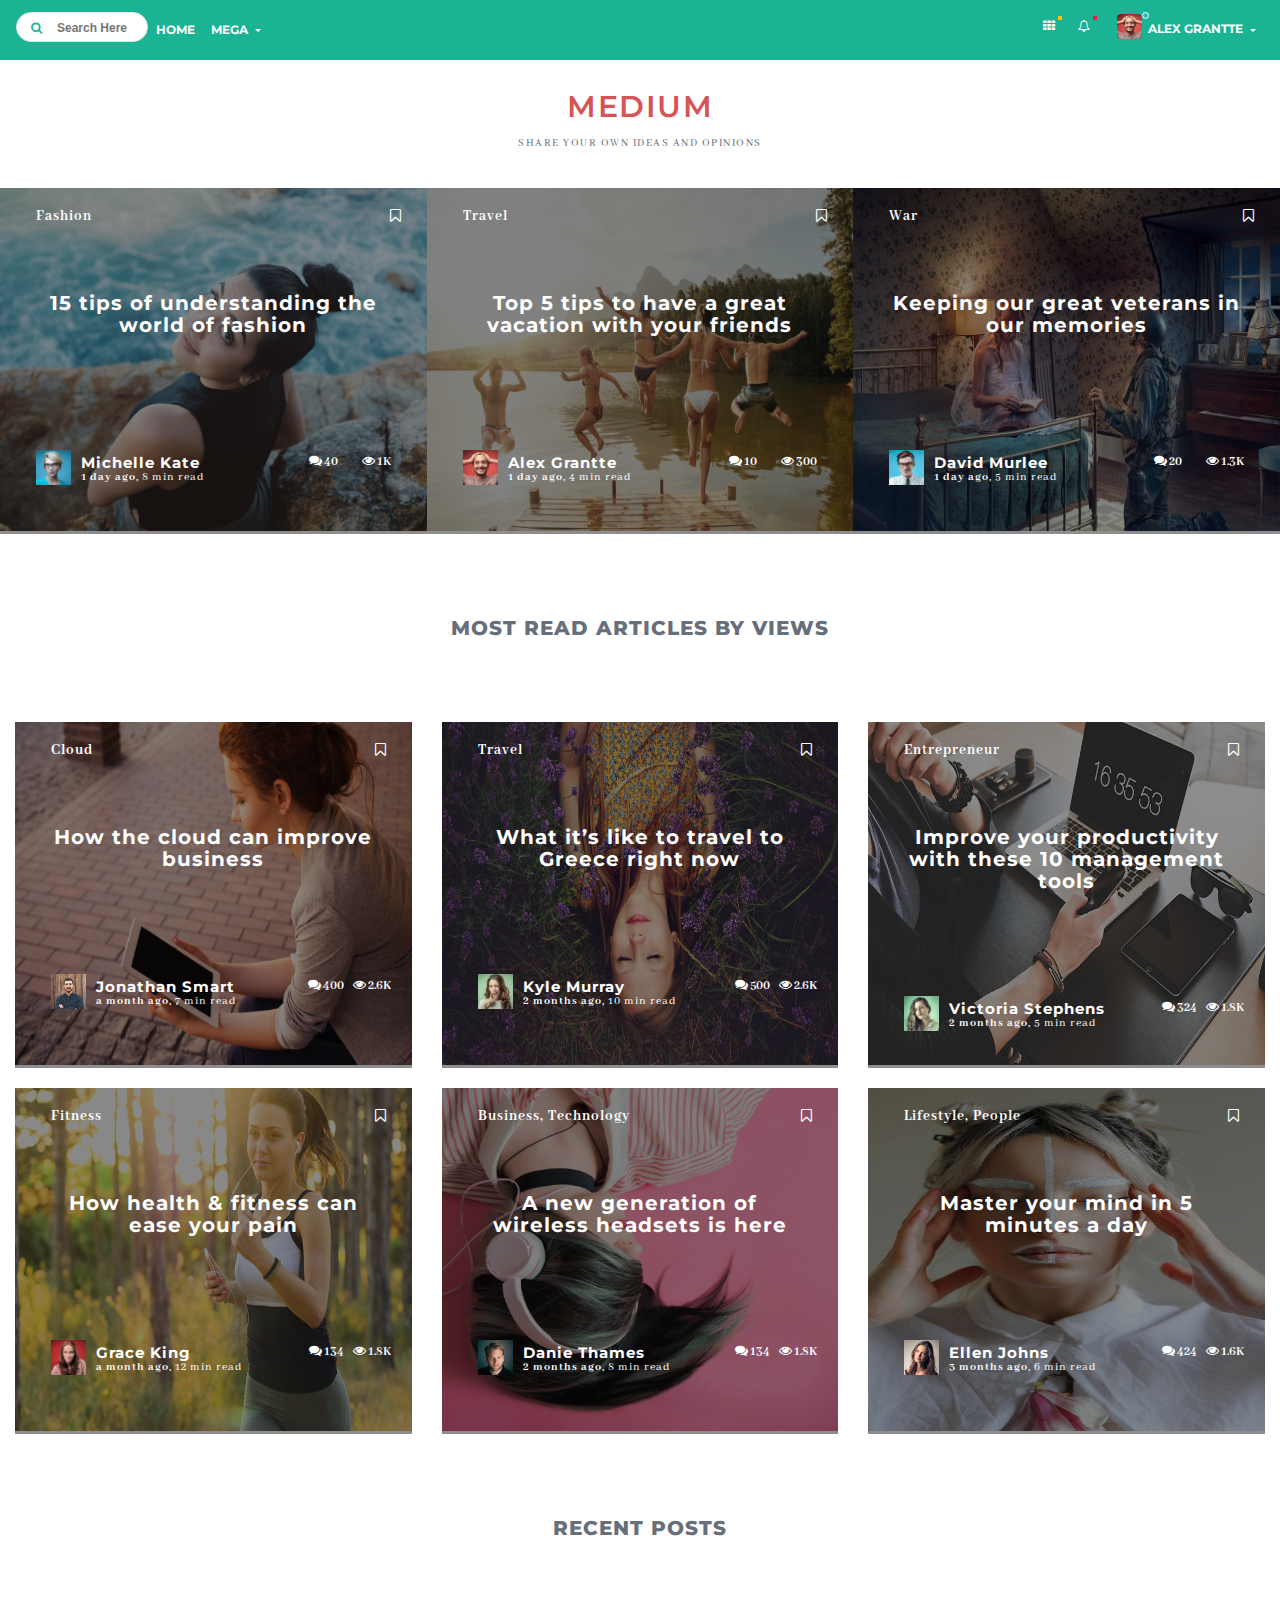
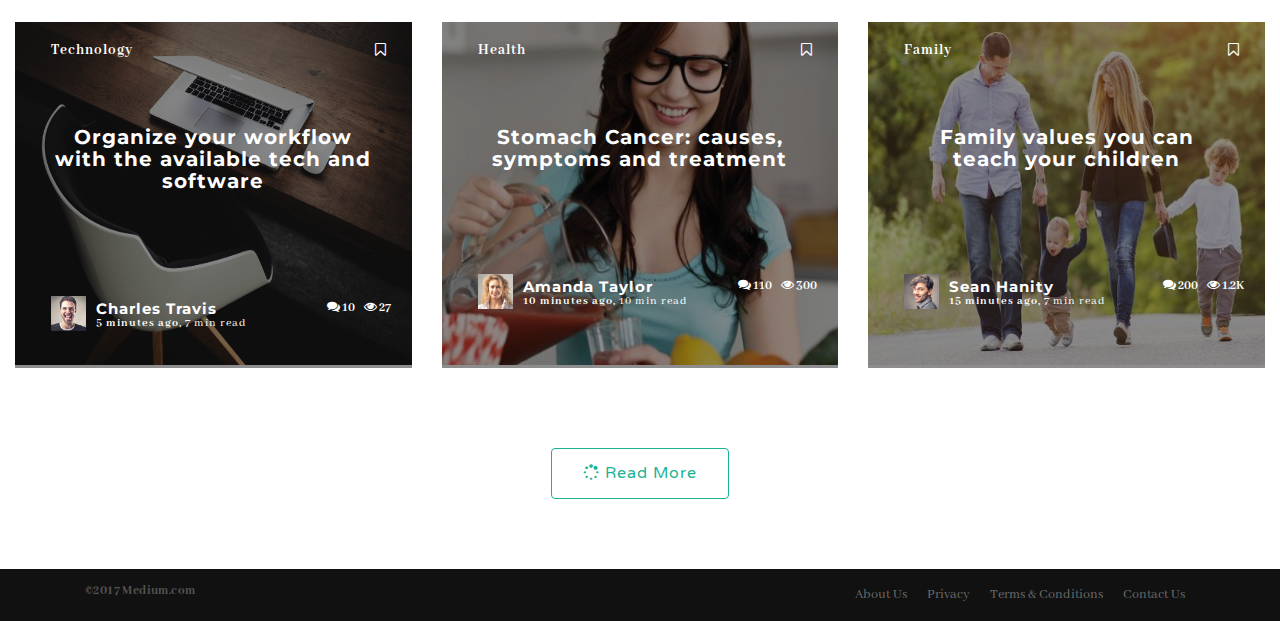
<file: index.html>
<!DOCTYPE html>
<html lang="en">
  
<!-- Mirrored from www.themashabrand.com/templates/Masha/Medium/index.html by HTTrack Website Copier/3.x [XR&CO'2014], Tue, 02 Apr 2019 15:24:48 GMT -->
<head>

	    <!-- ==============================================
		Title and Meta Tags
		=============================================== -->
		<meta charset="utf-8">
        <meta http-equiv="X-UA-Compatible" content="IE=edge">
        <title>Masha - Medium Social Network Redesigned</title>
        <meta name="viewport" content="width=device-width, initial-scale=1, maximum-scale=1">
		<meta http-equiv="X-UA-Compatible" content="IE=edge">
		<meta name="description" content="Add your business website description here">
        <meta name="keywords" content="Add your, business, website, keywords, here">
        <meta name="author" content="Add your business, website, author here">
		
		<!-- ==============================================
		Favicons
		=============================================== --> 
		<link rel="shortcut icon" href="img/favicons/favicon.html">
		<link rel="apple-touch-icon" href="img/favicons/apple-touch-icon.html">
		<link rel="apple-touch-icon" sizes="72x72" href="img/favicons/apple-touch-icon-72x72.html">
		<link rel="apple-touch-icon" sizes="114x114" href="img/favicons/apple-touch-icon-114x114.html">
		
	    <!-- ==============================================
		CSS
		=============================================== -->
        <!-- Style-->
        <link type="text/css" href="bower_components/bootstrap/dist/css/bootstrap.css" rel="stylesheet" />
        <link type="text/css" href="css/app.css" rel="stylesheet" />
				
		<!-- ==============================================
		Feauture Detection
		=============================================== -->
		<script src="js/modernizr-custom.html"></script>

		<!-- HTML5 shim and Respond.js for IE8 support of HTML5 elements and media queries -->
		<!--[if lt IE 9]>
		  <script src="https://oss.maxcdn.com/html5shiv/3.7.3/html5shiv.min.js"></script>
		  <script src="https://oss.maxcdn.com/respond/1.4.2/respond.min.js"></script>
		<![endif]-->	
		
  </head>

  <body>
  
     <!-- ==============================================
     Navigation Section
     =============================================== -->

     <nav class="navbar navbar-inverse navbar-toggleable-sm bg-success justify-content-between" id="mainNav">
	  <button class="navbar-toggler navbar-toggler-right" type="button" data-toggle="collapse" data-target=".dual-nav">
	   <span class="navbar-toggler-icon"></span>
	  </button><!-- Button -->
	  <div class="navbar-collapse collapse dual-nav">
	   <ul class="navbar-nav">
	    <!-- Search in right of nav -->
		<li class="nav-item hidden-xs-down">
		 <form class="top_search clearfix">
		  <div class="top_search_con">
		   <input class="s" placeholder="Search Here ..." type="text">
		   <span class="top_search_icon"><i class="fa fa-search"></i></span>
		   <input class="top_search_submit" type="submit">
		  </div>
		 </form>
		</li>
		<!-- Search Ends -->  
			
		<li class="nav-item active">
		 <a class="nav-link" href="index.html">Home <span class="sr-only">(current)</span></a>
		</li><!-- /nav-item -->
			
		<li class="nav-item dropdown hidden-xs mega-menu">
		 <a href="javascript:;" data-toggle="dropdown" class="nav-link dropdown-toggle" aria-expanded="true">Mega </a>
		  <ul class="dropdown-menu dropdown-menu-yamm">
		   <li>
		   <!-- Content container to add padding -->
		   <div class="yamm-content">
			<div class="row">
			 <div class="col-sm-6 col-md-4 list-unstyled megamenu-list">
			  <h5 class="m-t-0">Description</h5>
			   <p class="text-muted font-13">
				 Medium Redesigned is a fully featured social network template built on top of awesome Bootstrap 4 Alpha 6, modern web technology HTML5, CSS3 and jQuery. It has many ready to use hand crafted components. The theme is fully responsive and easy to customize. The code is super easy to understand and gives power to any developer to turn this theme into real web application.
			   </p>
			 </div><!-- /col-md-3 -->
			 <ul class="col-sm-6 col-md-3 list-unstyled megamenu-list">
			  <li><h5 class="m-t-0">Pages</h5></li>
			  <li><a href="index.html">Home</a></li>
			  <li><a href="index-2.html">Home Page 2</a></li>
			  <li><a href="index-3.html">Home Page 3 </a></li>
			  <li><a href="index-4.html">Home Page 4 </a></li>
			  <li><a href="index-5-sidebar.html">Home Page 5 sidebar <span class="badge badge-danger">New</span></a></li>
			  <li><a href="newsfeed.html">News Feed <span class="badge badge-danger">New</span></a></li>
			 </ul><!-- /ul -->
             <ul class="col-sm-6 col-md-3 list-unstyled megamenu-list">
			  <li><h5 class="m-t-0">&nbsp;</h5></li>
			  <li><a href="profile.html">Profile</a></li>
			  <li><a href="profile-2.html">Profile Page 2</a></li>
			  <li><a href="followers.html">Followers/Following</li>
			  <li><a href="followers-2.html">Followers/Following 2</li>
			 </ul><!-- /ul -->
             <ul class="col-sm-6 col-md-2 list-unstyled megamenu-list">
			  <li><h5 class="m-t-0">&nbsp;</h5></li>
			  <li><a href="post.html">Post Page</li>
			  <li><a href="post-2.html">Post Page 2</li>
			 </ul><!-- /ul -->
            
			</div><!-- /row -->
		   </div><!-- /yam-content -->
		  </li><!-- /li -->
	     </ul><!-- /ul -->
        </li><!-- /li -->			
	   </ul><!-- /ul -->
      </div><!-- /navbar-collapse -->
      <a href="http://www.themashabrand.com/" class="navbar-brand mr-0 hidden-md-up"> MEDIUM</a>
      <div class="navbar-collapse collapse dual-navv">
       <ul class="nav navbar-nav ml-auto">
	   
		 <li class="nav-item dropdown mega-pills">
		  <a href="#" class="nav-link" data-toggle="dropdown" aria-expanded="true">
		   <i class="fa fa-th"></i> 
		   <span class="label up p-a-0 warn"></span>
		  </a><!-- /nav-link -->
		  <div class="dropdown-menu w-xl pull-right p-a-0">
		   <div class="row no-gutter text-primary-hover">
		    <div class="col-xs-4 b-r b-b">
			 <a class="p-a block text-center">
		      <i class="fa fa-files-o text-muted m-v-sm"></i> 
		      <span class="block">Stories</span>
		     </a>
			</div><!-- /col-xs-4 -->
			<div class="col-xs-4 b-r b-b">
			 <a class="p-a block text-center">
			  <i class="fa fa-file-text-o text-muted m-v-sm"></i> 
			  <span class="block">Series</span>
			 </a>
			</div><!-- /col-xs-4 -->
		    <div class="col-xs-4 b-b">
		     <a class="p-a block text-center">
			  <i class="fa fa-line-chart text-muted m-v-sm"></i> 
			  <span class="block">Stats</span>
		     </a>
		    </div><!-- /col-xs-4 -->
		    <div class="col-xs-4 b-r">
		     <a class="p-a block text-center">
			  <i class="fa fa-bookmark-o text-muted m-v-sm"></i> 
			  <span class="block">Bookmarks</span>
		     </a>
		    </div><!-- /col-xs-4 -->
		    <div class="col-xs-4 b-r">
		     <a class="p-a block text-center">
			  <i class="fa fa-file-archive-o text-muted m-v-sm"></i> 
			  <span class="block">Publications</span>
		     </a>
		    </div><!-- /col-xs-4 -->
		    <div class="col-xs-4">
		     <a class="p-a block text-center">
			  <i class="fa fa-heart text-muted m-v-sm"></i> 
			  <span class="block">Interests</span>
		     </a>
		    </div><!-- /col-xs-4 -->
			 
		   </div>
		  </div>
		 </li><!-- /navbar-item -->		
		
         <li class="nav-item dropdown mega-notification">
		  <a href="#" class="nav-link" data-toggle="dropdown" aria-expanded="true">
		   <i class="fa fa-bell-o"></i>			  
		   <span class="label up p-a-0 danger"></span>
		  </a>
		  <div class="dropdown-menu pull-right w-xl no-bg no-border no-shadow">
		   <div class="scrollable">
		    <ul class="list-group list-group-gap m-a-0">
			 <li class="list-group-item dark-white box-shadow-z0 b">
			  <span class="pull-left m-r">
			   <img src="img/users/3.jpg" alt="..." class="w-40 img-circle">
			  </span> 
			  <span class="clear block">Use awesome <a href="#" class="text-primary">animate.css</a><br>
			   <small class="text-muted">10 minutes ago</small>
			  </span>
			 </li><!-- /list-group-item -->
			 <li class="list-group-item dark-white box-shadow-z0 b">
			  <span class="pull-left m-r">
			   <img src="img/users/5.jpg" alt="..." class="w-40 img-circle">
			  </span> 
			  <span class="clear block">
			   <a href="#" class="text-primary">Kyle</a> Added you as friend<br>
			   <small class="text-muted">2 hours ago</small>
			  </span>
			 </li><!-- /list-group-item -->
			 <li class="list-group-item dark-white text-color box-shadow-z0 b">
			  <span class="pull-left m-r">
			   <img src="img/users/4.jpg" alt="..." class="w-40 img-circle">
			  </span> 
			  <span class="clear block">
			   <a href="#" class="text-primary">Jonathan</a> sent you a message<br>
			   <small class="text-muted">1 day ago</small>
			  </span>
			 </li><!-- /list-group-item -->
			   
			</ul><!-- /list-group -->
		   </div><!-- /scrollable -->
		  </div><!-- /dropdown-menu -->
		 </li><!-- /navbar-item -->
			
		 <li class="nav-item dropdown mega-avatar">
		  <a class="nav-link dropdown-toggle clear" data-toggle="dropdown" aria-expanded="true">
		   <span class="avatar w-32"><img src="img/users/2.jpg" class="w-full rounded" width="25" height="25" alt="..."></span>
		   <i class="mini"></i>
		   <!-- hidden-xs hides the username on small devices so only the image appears. -->
		   <span class="hidden-xs">
			Alex Grantte
		   </span>
		  </a>
		  <div class="dropdown-menu w dropdown-menu-scale pull-right">
		   <a class="dropdown-item" href="#"><span>New Story</span></a> 
		   <a class="dropdown-item" href="#"><span>Become a Member</span></a> 
		   <div class="dropdown-divider"></div>
		   <a class="dropdown-item" href="profile.html"><span>Profile</span></a> 
		   <a class="dropdown-item" href="#"><span>Settings</span></a> 
		   <a class="dropdown-item" href="#">Need help?</a> 
		   <div class="dropdown-divider"></div>
		   <a class="dropdown-item" href="#">Sign out</a>
		  </div>
		 </li><!-- /navbar-item -->			
        </ul><!-- /nav -->
       </div><!-- /navbar-collapse -->
      </nav><!-- /navbar-item -->	 


     <!-- ==============================================
     Site Branding Section
     =============================================== -->
     <div class="site-branding">
	  <div class="container">
	   <h1 class="site-title"><a href="http://www.theleftvstheright.com/" rel="home"> MEDIUM </a></h1>
	   <p class="site-description">Share your own ideas and opinions</p>
	  </div><!-- /container -->
	 </div><!-- .site-branding -->
	  

     <!-- ==============================================
     Header Section
     =============================================== -->	  
	  
	 <section class="header remove-gap">
	  <div class="container-fluid">
	   <div class="row no-gap">

        <div class="col-md-4">
	     <a class="post" href="#" title="15 tips of understanding the world of fashion">
	      <div class="creative-post">
		   <div class="creative-img">
		    <img src="img/blog/1.jpg" class="bg" height="343" width="462" alt="...">	
		   </div><!-- /creative-img -->
		  	
		   <div class="fancy-post-overlay">
            <div class="t-overlay-textt small-block-padding">
			 <p class="t-entry-meta font-weight-700">
			 <span class="t-entry-category">Fashion<span class="cat-comma"></span></span>
			</p>
		   </div><!-- /t-overlay-textt -->	
		   <div class="pull-right bookmark small-block-padding">
		    <i class="fa fa-bookmark-o"></i>
		   </div><!-- /bookmark --> 
			
           <div class="t-overlay-text single-block-padding">
		    <div class="t-entry">
			 <h3 class="t-entry-title h3 font-weight-700">15 tips of understanding the world of fashion</h3>
			</div><!-- /t-entry -->
		   </div><!-- /t-overlay-text -->	
			 
           <div class="author single-block-padding">
		    <img src="img/users/1.jpg" alt="..."/>
			<p class="lead">Michelle Kate</p>
			<p class="read"><span class="heavy">1 day ago,</span>&nbsp;<span>8 min read</span></p>
           </div><!-- /author -->			   	
		   <div class="author pull-right hidden-xs-down">
		    <ul class="meta">
			 <li><i class="fa fa-comments"></i> 40</li>
			 <li><i class="fa fa-eye"></i>  1k</li>
			</ul>
		   </div><!-- /author pull-right -->	
			
		  </div><!-- Fancy Post -->
		 </div><!-- Creative Post -->
		 </a>
	    </div><!-- /col-md-4 -->	  
		
        <div class="col-md-4">
	     <a class="post" href="#" title="Top 5 tips to have a great vacation with your friends">
	      <div class="creative-post">
		   <div class="creative-img">
		    <img src="img/blog/2.jpg" class="bg" height="343" width="462" alt="...">	
		   </div><!-- /creative-img -->
		  	
		   <div class="fancy-post-overlay">
            <div class="t-overlay-textt small-block-padding">
			 <p class="t-entry-meta font-weight-700">
			  <span class="t-entry-category">Travel<span class="cat-comma"></span></span>
			 </p>
		    </div><!-- /t-overlay-textt -->		
			<div class="pull-right bookmark small-block-padding">
			 <i class="fa fa-bookmark-o"></i>
			</div> <!-- /bookmark -->
			
		    <div class="t-overlay-text single-block-padding">
		     <div class="t-entry">
		      <h3 class="t-entry-title h3 font-weight-700">Top 5 tips to have a great vacation with your friends</h3>
		     </div><!-- /t-entry -->
		    </div><!-- /t-overlay-text -->
			 
            <div class="author">
			 <img src="img/users/2.jpg" alt="..."/>
			 <p class="lead">Alex Grantte</p>
			 <p class="read"><span class="heavy">1 day ago,</span>&nbsp;<span>4 min read</span></p>
            </div><!-- /author -->		   	
		    <div class="author pull-right hidden-xs-down">
			 <ul class="meta">
			  <li><i class="fa fa-comments"></i> 10</li>
			  <li><i class="fa fa-eye"></i>  300</li>
			 </ul>
		    </div><!-- /author -->	
			
		   </div><!-- Fancy Post -->
		  </div><!-- Creative Post -->
		 </a>
	    </div><!-- /col-md-4 -->
		
        <div class="col-md-4">
	     <a class="post" href="#" title="Keeping our great veterans in our memories">
	      <div class="creative-post">
		   <div class="creative-img">
		    <img src="img/blog/3.jpg" class="bg" height="343" width="462" alt="...">	
		   </div><!-- /creative-img -->
		  	
		   <div class="fancy-post-overlay">
            <div class="t-overlay-textt small-block-padding">
			 <p class="t-entry-meta font-weight-700">
			  <span class="t-entry-category">War<span class="cat-comma"></span></span>
			 </p>
		    </div><!-- /t-overlay-textt -->		
			<div class="pull-right bookmark small-block-padding">
			 <i class="fa fa-bookmark-o"></i>
			</div> <!-- /bookmark -->
			
		    <div class="t-overlay-text single-block-padding">
		     <div class="t-entry">
		      <h3 class="t-entry-title h3 font-weight-700">Keeping our great veterans in our memories</h3>
		     </div><!-- /t-entry -->
		    </div><!-- /t-overlay-text -->
			 
            <div class="author">
			 <img src="img/users/3.jpg" alt="..."/>
			 <p class="lead">David Murlee</p>
			 <p class="read"><span class="heavy">1 day ago,</span>&nbsp;<span>5 min read</span></p>
            </div><!-- /author -->		   	
		    <div class="author pull-right hidden-xs-down">
			 <ul class="meta">
			  <li><i class="fa fa-comments"></i> 20</li>
			  <li><i class="fa fa-eye"></i>  1.3k</li>
			 </ul>
		    </div><!-- /author -->	
			
		   </div><!-- Fancy Post -->
		  </div><!-- Creative Post -->
		 </a>
	    </div><!-- /col-md-4 -->
		
	   </div><!-- /row -->
	  </div><!-- /container-fluid -->
     </section>	<!-- /section -->
	

     <!-- ==============================================
     Posts Section
     =============================================== -->		  
	  
	 <section class="posts">
	  <div class="container-fluid">
	   <div class="row"> 

        <div class="fancy-title">
		 <div class="fancy-title-center">
		  <h2>MOST READ ARTICLES BY VIEWS</h2>
		 </div>
		</div>

        <div class="col-md-4 posted">
	     <a class="post" href="#" title="How the cloud can improve business">
	      <div class="creative-post">
		   <div class="creative-img">
		    <img src="img/blog/4.jpg" class="bg" height="343" width="462" alt="...">	
		   </div><!-- /creative-img -->
		  	
		   <div class="fancy-post-overlay">
            <div class="t-overlay-textt small-block-padding">
			 <p class="t-entry-meta font-weight-700">
			  <span class="t-entry-category">Cloud<span class="cat-comma"></span></span>
			 </p>
		    </div><!-- /t-overlay-textt -->		
			<div class="pull-right bookmark small-block-padding">
			 <i class="fa fa-bookmark-o"></i>
			</div> <!-- /bookmark -->
			
		    <div class="t-overlay-text single-block-padding">
		     <div class="t-entry">
		      <h3 class="t-entry-title h3 font-weight-700">How the cloud can improve business</h3>
		     </div><!-- /t-entry -->
		    </div><!-- /t-overlay-text -->
			 
            <div class="author">
			 <img src="img/users/4.jpg" alt="..."/>
			 <p class="lead">Jonathan Smart</p>
			 <p class="read"><span class="heavy">a month ago,</span>&nbsp;<span>7 min read</span></p>
            </div><!-- /author -->		   	
		    <div class="author pull-right hidden-xs-down">
			 <ul class="meta">
			  <li><i class="fa fa-comments"></i> 400</li>
			  <li><i class="fa fa-eye"></i>  2.6k</li>
			 </ul>
		    </div><!-- /author -->	
			
		   </div><!-- Fancy Post -->
		  </div><!-- Creative Post -->
		 </a>
	    </div><!-- /col-md-4 -->		

        <div class="col-md-4 posted">
	     <a class="post" href="#" title="What it’s like to travel to Greece right now">
	      <div class="creative-post">
		   <div class="creative-img">
		    <img src="img/blog/5.jpg" class="bg" height="343" width="462" alt="...">	
		   </div><!-- /creative-img -->
		  	
		   <div class="fancy-post-overlay">
            <div class="t-overlay-textt small-block-padding">
			 <p class="t-entry-meta font-weight-700">
			  <span class="t-entry-category">Travel<span class="cat-comma"></span></span>
			 </p>
		    </div><!-- /t-overlay-textt -->		
			<div class="pull-right bookmark small-block-padding">
			 <i class="fa fa-bookmark-o"></i>
			</div> <!-- /bookmark -->
			
		    <div class="t-overlay-text single-block-padding">
		     <div class="t-entry">
		      <h3 class="t-entry-title h3 font-weight-700">What it’s like to travel to Greece right now</h3>
		     </div><!-- /t-entry -->
		    </div><!-- /t-overlay-text -->
			 
            <div class="author">
			 <img src="img/users/5.jpg" alt="..."/>
			 <p class="lead">Kyle Murray</p>
			 <p class="read"><span class="heavy">2 months ago,</span>&nbsp;<span>10 min read</span></p>
            </div><!-- /author -->		   	
		    <div class="author pull-right hidden-xs-down">
			 <ul class="meta">
			  <li><i class="fa fa-comments"></i> 500</li>
			  <li><i class="fa fa-eye"></i>  2.6k</li>
			 </ul>
		    </div><!-- /author -->	
			
		   </div><!-- Fancy Post -->
		  </div><!-- Creative Post -->
		 </a>
	    </div><!-- /col-md-4 -->

        <div class="col-md-4 posted">
	     <a class="post" href="#" title="Improve your productivity with these 10 management tools">
	      <div class="creative-post">
		   <div class="creative-img">
		    <img src="img/blog/6.jpg" class="bg" height="343" width="462" alt="...">	
		   </div><!-- /creative-img -->
		  	
		   <div class="fancy-post-overlay">
            <div class="t-overlay-textt small-block-padding">
			 <p class="t-entry-meta font-weight-700">
			  <span class="t-entry-category">Entrepreneur<span class="cat-comma"></span></span>
			 </p>
		    </div><!-- /t-overlay-textt -->		
			<div class="pull-right bookmark small-block-padding">
			 <i class="fa fa-bookmark-o"></i>
			</div> <!-- /bookmark -->
			
		    <div class="t-overlay-text single-block-padding">
		     <div class="t-entry">
		      <h3 class="t-entry-title h3 font-weight-700">Improve your productivity with these 10 management tools</h3>
		     </div><!-- /t-entry -->
		    </div><!-- /t-overlay-text -->
			 
            <div class="author">
			 <img src="img/users/6.jpg" alt="..."/>
			 <p class="lead">Victoria Stephens</p>
			 <p class="read"><span class="heavy">2 months ago,</span>&nbsp;<span>5 min read</span></p>
            </div><!-- /author -->		   	
		    <div class="author pull-right hidden-xs-down">
			 <ul class="meta">
			  <li><i class="fa fa-comments"></i> 324</li>
			  <li><i class="fa fa-eye"></i>  1.8k</li>
			 </ul>
		    </div><!-- /author -->	
			
		   </div><!-- Fancy Post -->
		  </div><!-- Creative Post -->
		 </a>
	    </div><!-- /col-md-4 -->
		
	   </div><!-- row -->
	   <div class="row">

        <div class="col-md-4 posted">
	     <a class="post" href="#" title="How health & fitness can ease your pain">
	      <div class="creative-post">
		   <div class="creative-img">
		    <img src="img/blog/7.jpg" class="bg" height="343" width="462" alt="...">	
		   </div><!-- /creative-img -->
		  	
		   <div class="fancy-post-overlay">
            <div class="t-overlay-textt small-block-padding">
			 <p class="t-entry-meta font-weight-700">
			  <span class="t-entry-category">Fitness<span class="cat-comma"></span></span>
			 </p>
		    </div><!-- /t-overlay-textt -->		
			<div class="pull-right bookmark small-block-padding">
			 <i class="fa fa-bookmark-o"></i>
			</div> <!-- /bookmark -->
			
		    <div class="t-overlay-text single-block-padding">
		     <div class="t-entry">
		      <h3 class="t-entry-title h3 font-weight-700">How health & fitness can ease your pain</h3>
		     </div><!-- /t-entry -->
		    </div><!-- /t-overlay-text -->
			 
            <div class="author">
			 <img src="img/users/7.jpg" alt="..."/>
			 <p class="lead">Grace King</p>
			 <p class="read"><span class="heavy">a month ago,</span>&nbsp;<span>12 min read</span></p>
            </div><!-- /author -->		   	
		    <div class="author pull-right hidden-xs-down">
			 <ul class="meta">
			  <li><i class="fa fa-comments"></i> 134</li>
			  <li><i class="fa fa-eye"></i>  1.8k</li>
			 </ul>
		    </div><!-- /author -->	
			
		   </div><!-- Fancy Post -->
		  </div><!-- Creative Post -->
		 </a>
	    </div><!-- /col-md-4 -->

        <div class="col-md-4 posted">
	     <a class="post" href="#" title="A new generation of wireless headsets is here">
	      <div class="creative-post">
		   <div class="creative-img">
		    <img src="img/blog/8.jpg" class="bg" height="343" width="462" alt="...">	
		   </div><!-- /creative-img -->
		  	
		   <div class="fancy-post-overlay">
            <div class="t-overlay-textt small-block-padding">
			 <p class="t-entry-meta font-weight-700">
			  <span class="t-entry-category">Business<span class="cat-comma">,</span></span>
			  <span class="t-entry-category">Technology<span class="cat-comma"></span></span>
			 </p>
		    </div><!-- /t-overlay-textt -->		
			<div class="pull-right bookmark small-block-padding">
			 <i class="fa fa-bookmark-o"></i>
			</div> <!-- /bookmark -->
			
		    <div class="t-overlay-text single-block-padding">
		     <div class="t-entry">
		      <h3 class="t-entry-title h3 font-weight-700">A new generation of wireless headsets is here</h3>
		     </div><!-- /t-entry -->
		    </div><!-- /t-overlay-text -->
			 
            <div class="author">
			 <img src="img/users/8.jpg" alt="..."/>
			 <p class="lead">Danie Thames</p>
			 <p class="read"><span class="heavy">2 months ago,</span>&nbsp;<span>8 min read</span></p>
            </div><!-- /author -->		   	
		    <div class="author pull-right hidden-xs-down">
			 <ul class="meta">
			  <li><i class="fa fa-comments"></i> 134</li>
			  <li><i class="fa fa-eye"></i>  1.8k</li>
			 </ul>
		    </div><!-- /author -->	
			
		   </div><!-- Fancy Post -->
		  </div><!-- Creative Post -->
		 </a>
	    </div><!-- /col-md-4 -->

        <div class="col-md-4 posted">
	     <a class="post" href="#" title="Master your mind in 5 minutes a day">
	      <div class="creative-post">
		   <div class="creative-img">
		    <img src="img/blog/9.jpg" class="bg" height="343" width="462" alt="...">	
		   </div><!-- /creative-img -->
		  	
		   <div class="fancy-post-overlay">
            <div class="t-overlay-textt small-block-padding">
			 <p class="t-entry-meta font-weight-700">
			  <span class="t-entry-category">Lifestyle<span class="cat-comma">,</span></span>
			  <span class="t-entry-category">People<span class="cat-comma"></span></span>
			 </p>
		    </div><!-- /t-overlay-textt -->		
			<div class="pull-right bookmark small-block-padding">
			 <i class="fa fa-bookmark-o"></i>
			</div> <!-- /bookmark -->
			
		    <div class="t-overlay-text single-block-padding">
		     <div class="t-entry">
		      <h3 class="t-entry-title h3 font-weight-700">Master your mind in 5 minutes a day</h3>
		     </div><!-- /t-entry -->
		    </div><!-- /t-overlay-text -->
			 
            <div class="author">
			 <img src="img/users/9.jpg" alt="..."/>
			 <p class="lead">Ellen Johns</p>
			 <p class="read"><span class="heavy">3 months ago,</span>&nbsp;<span>6 min read</span></p>
            </div><!-- /author -->		   	
		    <div class="author pull-right hidden-xs-down">
			 <ul class="meta">
			  <li><i class="fa fa-comments"></i> 424</li>
			  <li><i class="fa fa-eye"></i>  1.6k</li>
			 </ul>
		    </div><!-- /author -->	
			
		   </div><!-- Fancy Post -->
		  </div><!-- Creative Post -->
		 </a>
	    </div><!-- /col-md-4 -->
		
	   </div>
	   <div class="row"> 

        <div class="fancy-title">
		 <div class="fancy-title-center">
		  <h2>RECENT POSTS</h2>
		 </div>
		</div>	   

        <div class="col-md-4 posted">
	     <a class="post" href="#" title="Organize your workflow with the available tech and software">
	      <div class="creative-post">
		   <div class="creative-img">
		    <img src="img/blog/10.jpg" class="bg" height="343" width="462" alt="...">	
		   </div><!-- /creative-img -->
		  	
		   <div class="fancy-post-overlay">
            <div class="t-overlay-textt small-block-padding">
			 <p class="t-entry-meta font-weight-700">
			  <span class="t-entry-category">Technology<span class="cat-comma"></span></span>
			 </p>
		    </div><!-- /t-overlay-textt -->		
			<div class="pull-right bookmark small-block-padding">
			 <i class="fa fa-bookmark-o"></i>
			</div> <!-- /bookmark -->
			
		    <div class="t-overlay-text single-block-padding">
		     <div class="t-entry">
		      <h3 class="t-entry-title h3 font-weight-700">Organize your workflow with the available tech and software</h3>
		     </div><!-- /t-entry -->
		    </div><!-- /t-overlay-text -->
			 
            <div class="author">
			 <img src="img/users/10.jpg" alt="..."/>
			 <p class="lead">Charles Travis</p>
			 <p class="read"><span class="heavy">5 minutes ago,</span>&nbsp;<span>7 min read</span></p>
            </div><!-- /author -->		   	
		    <div class="author pull-right hidden-xs-down">
			 <ul class="meta">
			  <li><i class="fa fa-comments"></i> 10</li>
			  <li><i class="fa fa-eye"></i>  27</li>
			 </ul>
		    </div><!-- /author -->	
			
		   </div><!-- Fancy Post -->
		  </div><!-- Creative Post -->
		 </a>
	    </div><!-- /col-md-4 -->

        <div class="col-md-4 posted">
	     <a class="post" href="#" title="Stomach Cancer: causes, symptoms and treatment">
	      <div class="creative-post">
		   <div class="creative-img">
		    <img src="img/blog/11.jpg" class="bg" height="343" width="462" alt="...">	
		   </div><!-- /creative-img -->
		  	
		   <div class="fancy-post-overlay">
            <div class="t-overlay-textt small-block-padding">
			 <p class="t-entry-meta font-weight-700">
			  <span class="t-entry-category">Health<span class="cat-comma"></span></span>
			 </p>
		    </div><!-- /t-overlay-textt -->		
			<div class="pull-right bookmark small-block-padding">
			 <i class="fa fa-bookmark-o"></i>
			</div> <!-- /bookmark -->
			
		    <div class="t-overlay-text single-block-padding">
		     <div class="t-entry">
		      <h3 class="t-entry-title h3 font-weight-700">Stomach Cancer: causes, symptoms and treatment</h3>
		     </div><!-- /t-entry -->
		    </div><!-- /t-overlay-text -->
			 
            <div class="author">
			 <img src="img/users/11.jpg" alt="..."/>
			 <p class="lead">Amanda Taylor</p>
			 <p class="read"><span class="heavy">10 minutes ago,</span>&nbsp;<span>10 min read</span></p>
            </div><!-- /author -->		   	
		    <div class="author pull-right hidden-xs-down">
			 <ul class="meta">
			  <li><i class="fa fa-comments"></i> 110</li>
			  <li><i class="fa fa-eye"></i>  300</li>
			 </ul>
		    </div><!-- /author -->	
			
		   </div><!-- Fancy Post -->
		  </div><!-- Creative Post -->
		 </a>
	    </div><!-- /col-md-4 -->

        <div class="col-md-4 posted">
	     <a class="post" href="#" title="Family values you can teach your children">
	      <div class="creative-post">
		   <div class="creative-img">
		    <img src="img/blog/12.jpg" class="bg" height="343" width="462" alt="...">	
		   </div><!-- /creative-img -->
		  	
		   <div class="fancy-post-overlay">
            <div class="t-overlay-textt small-block-padding">
			 <p class="t-entry-meta font-weight-700">
			  <span class="t-entry-category">Family<span class="cat-comma"></span></span>
			 </p>
		    </div><!-- /t-overlay-textt -->		
			<div class="pull-right bookmark small-block-padding">
			 <i class="fa fa-bookmark-o"></i>
			</div> <!-- /bookmark -->
			
		    <div class="t-overlay-text single-block-padding">
		     <div class="t-entry">
		      <h3 class="t-entry-title h3 font-weight-700">Family values you can teach your children</h3>
		     </div><!-- /t-entry -->
		    </div><!-- /t-overlay-text -->
			 
            <div class="author">
			 <img src="img/users/12.jpg" alt="..."/>
			 <p class="lead">Sean Hanity</p>
			 <p class="read"><span class="heavy">15 minutes ago,</span>&nbsp;<span>7 min read</span></p>
            </div><!-- /author -->		   	
		    <div class="author pull-right hidden-xs-down">
			 <ul class="meta">
			  <li><i class="fa fa-comments"></i> 200</li>
			  <li><i class="fa fa-eye"></i>  1.2k</li>
			 </ul>
		    </div><!-- /author -->	
			
		   </div><!-- Fancy Post -->
		  </div><!-- Creative Post -->
		 </a>
	    </div><!-- /col-md-4 -->
		
		
	   </div><!-- /row -->
	   
	  </div><!-- /container-fluid -->
     </section><!-- /section -->
	 
	 <!-- ==============================================
	 More Section
	 =============================================== -->		  
	 <section class="more">
	  <div class="container">
	   <div class="row">
	    <div class="col-lg-8 offset-md-2">
		 <a href="#" class="kafe-btn kafe-btn-default"><i class="fa fa-spinner"></i> Read More</a>
		</div><!-- /.col-lg-8 -->
	   </div><!-- /.row -->
	  </div><!-- /container -->
	 </section><!-- /w -->		 
	
     <!-- ==============================================
     Footer Section
     =============================================== -->	
     <footer class="bottom-footer">
	  <div class="container">
	   <p><span>©2017 Medium.com</span></p>			
		 
	   <ul id="menu-footer-menu">
	    <li>
	     <a href="#">About Us</a>
	    </li><!-- /li -->
	    <li>
	     <a href="#">Privacy</a>
	    </li><!-- /li -->
		<li>
		 <a href="#">Terms & Conditions</a>
		</li><!-- /li -->
		<li>
		 <a href="#">Contact Us</a>
		</li><!-- /li -->
	   </ul><!-- /ul -->	
	   
	  </div><!-- /container -->
     </footer><!-- /footer -->
	 
     <a id="scrollup">Scroll</a>
	 
     <!-- ==============================================
	 Scripts
	 =============================================== -->
	<script src="bower_components/jquery/dist/jquery.js"></script>
	<script src="bower_components/tether/dist/js/tether.min.js"></script>
	<script src="bower_components/bootstrap/dist/js/bootstrap.js"></script>
	<script>
	$(".dual-nav").on('shown.bs.collapse',function(){
	  $(".dual-navv").collapse('show');
	})	
	$(".dual-nav").on('hidden.bs.collapse',function(){
	  $(".dual-navv").collapse('hide');
	})	
	</script>
	<script src="js/medium.js"></script>

  </body>

<!-- Mirrored from www.themashabrand.com/templates/Masha/Medium/index.html by HTTrack Website Copier/3.x [XR&CO'2014], Tue, 02 Apr 2019 15:27:01 GMT -->
</html>
</file>
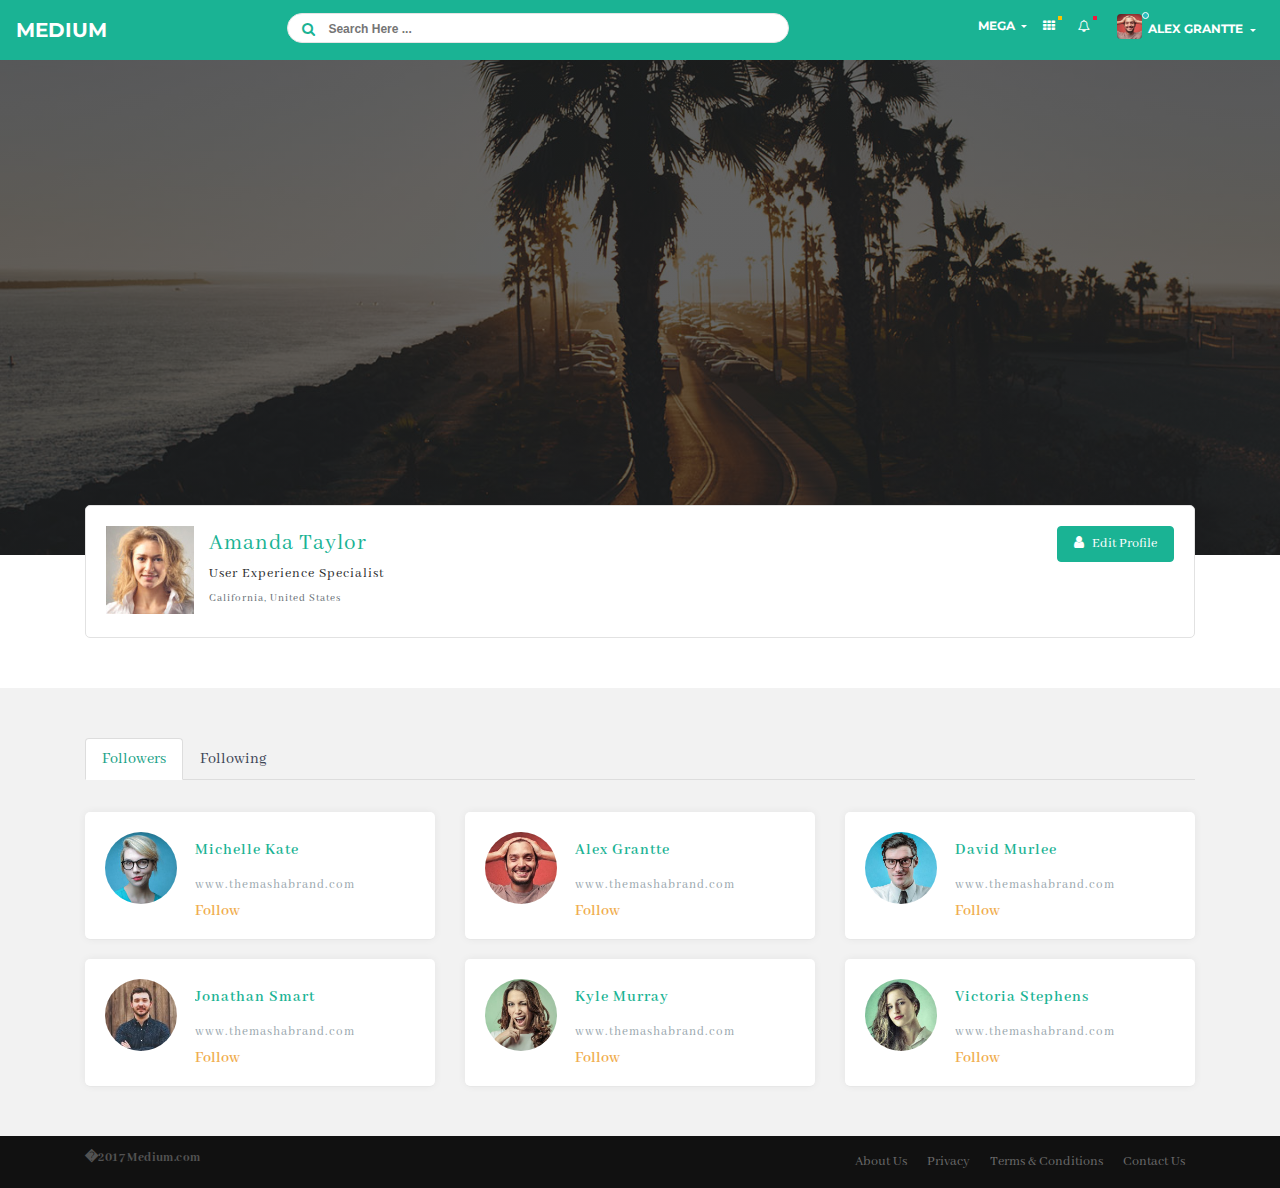
<file: followers-2.html>
<!DOCTYPE html>
<html lang="en">
  
<!-- Mirrored from www.themashabrand.com/templates/Masha/Medium/followers-2.html by HTTrack Website Copier/3.x [XR&CO'2014], Tue, 02 Apr 2019 15:28:27 GMT -->
<head>

	    <!-- ==============================================
		Title and Meta Tags
		=============================================== -->
		<meta charset="utf-8">
        <meta http-equiv="X-UA-Compatible" content="IE=edge">
        <title>Masha - Medium Social Network Redesigned</title>
        <meta name="viewport" content="width=device-width, initial-scale=1, maximum-scale=1">
		<meta http-equiv="X-UA-Compatible" content="IE=edge">
		<meta name="description" content="Add your business website description here">
        <meta name="keywords" content="Add your, business, website, keywords, here">
        <meta name="author" content="Add your business, website, author here">
		
		<!-- ==============================================
		Favicons
		=============================================== --> 
		<link rel="shortcut icon" href="img/favicons/favicon.html">
		<link rel="apple-touch-icon" href="img/favicons/apple-touch-icon.html">
		<link rel="apple-touch-icon" sizes="72x72" href="img/favicons/apple-touch-icon-72x72.html">
		<link rel="apple-touch-icon" sizes="114x114" href="img/favicons/apple-touch-icon-114x114.html">
		
	    <!-- ==============================================
		CSS
		=============================================== -->
        <!-- Style-->
        <link type="text/css" href="bower_components/bootstrap/dist/css/bootstrap.css" rel="stylesheet" />
        <link type="text/css" href="css/app.css" rel="stylesheet" />
				
		<!-- ==============================================
		Feauture Detection
		=============================================== -->
		<script src="js/modernizr-custom.html"></script>

		<!-- HTML5 shim and Respond.js for IE8 support of HTML5 elements and media queries -->
		<!--[if lt IE 9]>
		  <script src="https://oss.maxcdn.com/html5shiv/3.7.3/html5shiv.min.js"></script>
		  <script src="https://oss.maxcdn.com/respond/1.4.2/respond.min.js"></script>
		<![endif]-->	
		
  </head>

  <body>
  
     <!-- ==============================================
     Navigation Section
     =============================================== -->
	 <nav class="navbar navbar-light navbar-toggleable-sm bg-faded justify-content-between" id="mainNav-2">
	  <button class="navbar-toggler navbar-toggler-right" type="button" data-toggle="collapse" data-target="#collapsingNavbar2">
	   <span class="navbar-toggler-icon"></span>
	  </button>
      <a href="index.html" class="navbar-brand mr-0"> MEDIUM</a>
	  <div class="navbar-collapse collapse justify-content-between" id="collapsingNavbar2">
	   <div><!--placeholder to evenly space flexbox items and center links--></div>
	   <ul class="navbar-nav">
		<!-- Search in right of nav -->
		<li class="nav-item hidden-xs-down">
		 <form class="top_search clearfix">
		  <div class="top_search_con">
		   <input class="s" placeholder="Search Here ..." type="text">
		   <span class="top_search_icon"><i class="fa fa-search"></i></span>
		   <input class="top_search_submit" type="submit">
		  </div>
		 </form>
		</li>
		<!-- Search Ends -->  
	   </ul>
	   <ul class="nav navbar-nav">
			
		<li class="nav-item dropdown hidden-xs mega-menu">
		 <a href="javascript:;" data-toggle="dropdown" class="nav-link dropdown-toggle" aria-expanded="true">Mega </a>
		  <ul class="dropdown-menu dropdown-menu-yamm pull-right">
		   <li>
		   <!-- Content container to add padding -->
		   <div class="yamm-content">
			<div class="row">
			 <div class="col-sm-6 col-md-4 list-unstyled megamenu-list">
			  <h5 class="m-t-0">Description</h5>
			   <p class="text-muted font-13">
				 Medium Redesigned is a fully featured social network template built on top of awesome Bootstrap 4 Alpha 6, modern web technology HTML5, CSS3 and jQuery. It has many ready to use hand crafted components. The theme is fully responsive and easy to customize. The code is super easy to understand and gives power to any developer to turn this theme into real web application.
			   </p>
			 </div><!-- /col-md-3 -->
			 <ul class="col-sm-6 col-md-3 list-unstyled megamenu-list">
			  <li><h5 class="m-t-0">Pages</h5></li>
			  <li><a href="index.html">Home</a></li>
			  <li><a href="index-2.html">Home Page 2</a></li>
			  <li><a href="index-3.html">Home Page 3 </a></li>
			  <li><a href="index-4.html">Home Page 4 </a></li>
			  <li><a href="index-5-sidebar.html">Home Page 5 sidebar <span class="badge badge-danger">New</span></a></li>
			  <li><a href="newsfeed.html">News Feed <span class="badge badge-danger">New</span></a></li>
			 </ul><!-- /ul -->
             <ul class="col-sm-6 col-md-3 list-unstyled megamenu-list">
			  <li><h5 class="m-t-0">&nbsp;</h5></li>
			  <li><a href="profile.html">Profile</a></li>
			  <li><a href="profile-2.html">Profile Page 2</a></li>
			  <li><a href="followers.html">Followers/Following</li>
			  <li><a href="followers-2.html">Followers/Following 2</li>
			 </ul><!-- /ul -->
             <ul class="col-sm-6 col-md-2 list-unstyled megamenu-list">
			  <li><h5 class="m-t-0">&nbsp;</h5></li>
			  <li><a href="post.html">Post Page</li>
			  <li><a href="post-2.html">Post Page 2</li>
			 </ul><!-- /ul -->
            
			</div><!-- /row -->
		   </div><!-- /yam-content -->
		  </li><!-- /li -->
	     </ul><!-- /ul -->
        </li><!-- /li -->
			
		 <li class="nav-item dropdown mega-pills">
		  <a href="#" class="nav-link" data-toggle="dropdown" aria-expanded="true">
		   <i class="fa fa-th"></i> 
		   <span class="label up p-a-0 warn"></span>
		  </a><!-- /nav-link -->
		  <div class="dropdown-menu w-xl pull-right p-a-0">
		   <div class="row no-gutter text-primary-hover">
			<div class="col-xs-4 b-r b-b">
			 <a class="p-a block text-center">
			  <i class="fa fa-files-o text-muted m-v-sm"></i> 
			  <span class="block">Stories</span>
			 </a>
			</div><!-- /col-xs-4 -->
			<div class="col-xs-4 b-r b-b">
			 <a class="p-a block text-center">
			  <i class="fa fa-file-text-o text-muted m-v-sm"></i> 
			  <span class="block">Series</span>
			 </a>
			</div><!-- /col-xs-4 -->
			<div class="col-xs-4 b-b">
			 <a class="p-a block text-center">
			  <i class="fa fa-line-chart text-muted m-v-sm"></i> 
			  <span class="block">Stats</span>
			 </a>
			</div><!-- /col-xs-4 -->
			<div class="col-xs-4 b-r">
			 <a class="p-a block text-center">
			  <i class="fa fa-bookmark-o text-muted m-v-sm"></i> 
			  <span class="block">Bookmarks</span>
			 </a>
			</div><!-- /col-xs-4 -->
			<div class="col-xs-4 b-r">
			 <a class="p-a block text-center">
			  <i class="fa fa-file-archive-o text-muted m-v-sm"></i> 
			  <span class="block">Publications</span>
			 </a>
			</div><!-- /col-xs-4 -->
			<div class="col-xs-4">
			 <a class="p-a block text-center">
			  <i class="fa fa-heart text-muted m-v-sm"></i> 
			  <span class="block">Interests</span>
			 </a>
			</div><!-- /col-xs-4 -->
			 
		   </div>
		  </div>
		 </li><!-- /navbar-item -->		
		
         <li class="nav-item dropdown mega-notification">
		  <a href="#" class="nav-link" data-toggle="dropdown" aria-expanded="true">
		   <i class="fa fa-bell-o"></i>			  
		   <span class="label up p-a-0 danger"></span>
		  </a>
		  <div class="dropdown-menu pull-right w-xl no-bg no-border no-shadow">
		   <div class="scrollable">
		    <ul class="list-group list-group-gap m-a-0">
			 <li class="list-group-item dark-white box-shadow-z0 b">
			  <span class="pull-left m-r">
			   <img src="img/users/3.jpg" alt="..." class="w-40 img-circle">
			  </span> 
			  <span class="clear block">Use awesome <a href="#" class="text-primary">animate.css</a><br>
			   <small class="text-muted">10 minutes ago</small>
			  </span>
			 </li><!-- /list-group-item -->
			 <li class="list-group-item dark-white box-shadow-z0 b">
			  <span class="pull-left m-r">
			   <img src="img/users/5.jpg" alt="..." class="w-40 img-circle">
			  </span> 
			  <span class="clear block">
			   <a href="#" class="text-primary">Kyle</a> Added you as friend<br>
			   <small class="text-muted">2 hours ago</small>
			  </span>
			 </li><!-- /list-group-item -->
			 <li class="list-group-item dark-white text-color box-shadow-z0 b">
			  <span class="pull-left m-r">
			   <img src="img/users/4.jpg" alt="..." class="w-40 img-circle">
			  </span> 
			  <span class="clear block">
			   <a href="#" class="text-primary">Jonathan</a> sent you a message<br>
			   <small class="text-muted">1 day ago</small>
			  </span>
			 </li><!-- /list-group-item -->
			   
			</ul><!-- /list-group -->
		   </div><!-- /scrollable -->
		  </div><!-- /dropdown-menu -->
		 </li><!-- /navbar-item -->
			
		 <li class="nav-item dropdown mega-avatar">
		  <a class="nav-link dropdown-toggle clear" data-toggle="dropdown" aria-expanded="true">
		   <span class="avatar w-32"><img src="img/users/2.jpg" class="w-full rounded" width="25" height="25" alt="..."></span>
		   <i class="mini"></i>
		   <!-- hidden-xs hides the username on small devices so only the image appears. -->
		   <span class="hidden-xs">
			Alex Grantte
		   </span>
		  </a>
		  <div class="dropdown-menu w dropdown-menu-scale pull-right">
		   <a class="dropdown-item" href="#"><span>New Story</span></a> 
		   <a class="dropdown-item" href="#"><span>Become a Member</span></a> 
		   <div class="dropdown-divider"></div>
		   <a class="dropdown-item" href="profile.html"><span>Profile</span></a> 
		   <a class="dropdown-item" href="#"><span>Settings</span></a> 
		   <a class="dropdown-item" href="#">Need help?</a> 
		   <div class="dropdown-divider"></div>
		   <a class="dropdown-item" href="#">Sign out</a>
		  </div>
		 </li><!-- /navbar-item -->		
		 
	   </ul><!-- /navbar-nav -->
	  </div><!-- /navbar-collapse -->
	 </nav><!-- /nav --> 


     <!-- ==============================================
	 Header
	 =============================================== -->
	 <header class="profile-bg-picture">
     </header><!-- /header -->	
	 
     <!-- ==============================================
	 User Section
	 =============================================== -->
     <section class="user-section">	 
	  <div class="container">
	   <div class="profile-user-box">
	    <div class="row">
		 <div class="col-sm-6">
		  <span class="pull-left m-r-15"><img src="img/users/11.jpg" alt="" class="thumb-lg img-circle"></span>
		  <div class="media-body">
		   <h4 class="m-t-5 m-b-5 ellipsis">Amanda Taylor</h4>
		   <p class="font-13"> User Experience Specialist</p>
		   <p class="text-muted m-b-0"><small>California, United States</small></p>
		  </div><!-- /media-body -->
		 </div><!-- /col-sm-6 -->
		 <div class="col-sm-6">
		  <div class="text-right">
		   <button type="button" class="btn btn-success waves-effect waves-light">
		    <i class="fa fa-user m-r-5"></i> Edit Profile
		   </button>
		  </div><!-- /text-right -->
		 </div><!-- /col-sm-6 -->
	    </div><!-- /row -->
	   </div><!--/ profile-user-box -->
	  </div><!-- /container -->
	 </section><!-- /section --> 
	  
    <!-- ==============================================
     Posts Section
     =============================================== -->		  
	  
     <section class="posts-2 following">
	  <div class="container">
	   <div class="row">
	    <div class="col-lg-12">

		<ul class="nav nav-tabs" role="tablist" id="myTabs">
		  <li class="nav-item">
			<a class="nav-link active" href="#followers" role="tab" data-toggle="tab">Followers</a>
		  </li>
		  <li class="nav-item">
			<a class="nav-link" href="#following" role="tab" data-toggle="tab">Following</a>
		  </li>
		</ul>
		<br></br>

		<!-- Tab panes -->
		<div class="tab-content">
		 <div role="tabpanel" class="tab-pane active" id="followers">
		 
		 <div class="row">
		  
          <div class="col-lg-4 col-md-6">
		   <div class="card-box widget-user">
		    <div>
			 <img src="img/users/1.jpg" class="img-fluid rounded-circle" alt="user">
			 <div class="wid-u-info">
			  <h4 class="m-t-0 m-b-5 font-600">Michelle Kate</h4>
			  <p class="text-muted m-b-5 font-13">www.themashabrand.com</p>
			  <small class="text-warning"><b>Follow</b></small>
			 </div>
			</div>
		   </div>
		  </div>		  
		  
          <div class="col-lg-4 col-md-6">
		   <div class="card-box widget-user">
		    <div>
			 <img src="img/users/2.jpg" class="img-fluid rounded-circle" alt="user">
			 <div class="wid-u-info">
			  <h4 class="m-t-0 m-b-5 font-600">Alex Grantte</h4>
			  <p class="text-muted m-b-5 font-13">www.themashabrand.com</p>
			  <small class="text-warning"><b>Follow</b></small>
			 </div>
			</div>
		   </div>
		  </div>
		  
          <div class="col-lg-4 col-md-6">
		   <div class="card-box widget-user">
		    <div>
			 <img src="img/users/3.jpg" class="img-fluid rounded-circle" alt="user">
			 <div class="wid-u-info">
			  <h4 class="m-t-0 m-b-5 font-600">David Murlee</h4>
			  <p class="text-muted m-b-5 font-13">www.themashabrand.com</p>
			  <small class="text-warning"><b>Follow</b></small>
			 </div>
			</div>
		   </div>
		  </div>
		  

		  
          <div class="col-lg-4 col-md-6">
		   <div class="card-box widget-user">
		    <div>
			 <img src="img/users/4.jpg" class="img-fluid rounded-circle" alt="user">
			 <div class="wid-u-info">
			  <h4 class="m-t-0 m-b-5 font-600">Jonathan Smart</h4>
			  <p class="text-muted m-b-5 font-13">www.themashabrand.com</p>
			  <small class="text-warning"><b>Follow</b></small>
			 </div>
			</div>
		   </div>
		  </div>		  
		  
          <div class="col-lg-4 col-md-6">
		   <div class="card-box widget-user">
		    <div>
			 <img src="img/users/5.jpg" class="img-fluid rounded-circle" alt="user">
			 <div class="wid-u-info">
			  <h4 class="m-t-0 m-b-5 font-600">Kyle Murray</h4>
			  <p class="text-muted m-b-5 font-13">www.themashabrand.com</p>
			  <small class="text-warning"><b>Follow</b></small>
			 </div>
			</div>
		   </div>
		  </div>
		  
          <div class="col-lg-4 col-md-6">
		   <div class="card-box widget-user">
		    <div>
			 <img src="img/users/6.jpg" class="img-fluid rounded-circle" alt="user">
			 <div class="wid-u-info">
			  <h4 class="m-t-0 m-b-5 font-600">Victoria Stephens</h4>
			  <p class="text-muted m-b-5 font-13">www.themashabrand.com</p>
			  <small class="text-warning"><b>Follow</b></small>
			 </div>
			</div>
		   </div>
		  </div>		  
		
	      </div><!-- row -->
		
		  </div><!-- tabpanel -->
		  <div role="tabpanel" class="tab-pane fade" id="following">
		  
		 
		 <div class="row">
		  
          <div class="col-lg-4 col-md-6">
		   <div class="card-box widget-user">
		    <div>
			 <img src="img/users/1.jpg" class="img-fluid rounded-circle" alt="user">
			 <div class="wid-u-info">
			  <h4 class="m-t-0 m-b-5 font-600">Michelle Kate</h4>
			  <p class="text-muted m-b-5 font-13">www.themashabrand.com</p>
			  <small class="text-warning"><b>Unfollow</b></small>
			 </div>
			</div>
		   </div>
		  </div>		  
		  
          <div class="col-lg-4 col-md-6">
		   <div class="card-box widget-user">
		    <div>
			 <img src="img/users/2.jpg" class="img-fluid rounded-circle" alt="user">
			 <div class="wid-u-info">
			  <h4 class="m-t-0 m-b-5 font-600">Alex Grantte</h4>
			  <p class="text-muted m-b-5 font-13">www.themashabrand.com</p>
			  <small class="text-warning"><b>Unfollow</b></small>
			 </div>
			</div>
		   </div>
		  </div>
		  
          <div class="col-lg-4 col-md-6">
		   <div class="card-box widget-user">
		    <div>
			 <img src="img/users/3.jpg" class="img-fluid rounded-circle" alt="user">
			 <div class="wid-u-info">
			  <h4 class="m-t-0 m-b-5 font-600">David Murlee</h4>
			  <p class="text-muted m-b-5 font-13">www.themashabrand.com</p>
			  <small class="text-warning"><b>Unfollow</b></small>
			 </div>
			</div>
		   </div>
		  </div>
		  

		  
          <div class="col-lg-4 col-md-6">
		   <div class="card-box widget-user">
		    <div>
			 <img src="img/users/4.jpg" class="img-fluid rounded-circle" alt="user">
			 <div class="wid-u-info">
			  <h4 class="m-t-0 m-b-5 font-600">Jonathan Smart</h4>
			  <p class="text-muted m-b-5 font-13">www.themashabrand.com</p>
			  <small class="text-warning"><b>Unfollow</b></small>
			 </div>
			</div>
		   </div>
		  </div>		  
		  
          <div class="col-lg-4 col-md-6">
		   <div class="card-box widget-user">
		    <div>
			 <img src="img/users/5.jpg" class="img-fluid rounded-circle" alt="user">
			 <div class="wid-u-info">
			  <h4 class="m-t-0 m-b-5 font-600">Kyle Murray</h4>
			  <p class="text-muted m-b-5 font-13">www.themashabrand.com</p>
			  <small class="text-warning"><b>Unfollow</b></small>
			 </div>
			</div>
		   </div>
		  </div>
		  
          <div class="col-lg-4 col-md-6">
		   <div class="card-box widget-user">
		    <div>
			 <img src="img/users/6.jpg" class="img-fluid rounded-circle" alt="user">
			 <div class="wid-u-info">
			  <h4 class="m-t-0 m-b-5 font-600">Victoria Stephens</h4>
			  <p class="text-muted m-b-5 font-13">www.themashabrand.com</p>
			  <small class="text-warning"><b>Unfollow</b></small>
			 </div>
			</div>
		   </div>
		  </div>		  
		
	      </div><!-- row -->		  
		  	  
		  </div><!-- tabpanel -->
		</div>	   
	   
	    </div>
	   </div><!--/ row -->
	  </div><!--/ container -->
    </section><!--/ section -->				
	
     <!-- ==============================================
     Footer Section
     =============================================== -->	
     <footer class="bottom-footer">
	  <div class="container">
	   <p><span>�2017 Medium.com</span></p>			
		 
	   <ul id="menu-footer-menu">
	    <li>
	     <a href="#">About Us</a>
	    </li><!-- /li -->
	    <li>
	     <a href="#">Privacy</a>
	    </li><!-- /li -->
		<li>
		 <a href="#">Terms & Conditions</a>
		</li><!-- /li -->
		<li>
		 <a href="#">Contact Us</a>
		</li><!-- /li -->
	   </ul><!-- /ul -->	
	   
	  </div><!-- /container -->
     </footer><!-- /footer -->
	 
     <a id="scrollup">Scroll</a>
	 
     <!-- ==============================================
	 Scripts
	 =============================================== -->
	<script src="bower_components/jquery/dist/jquery.js"></script>
	<script src="bower_components/tether/dist/js/tether.min.js"></script>
	<script src="bower_components/bootstrap/dist/js/bootstrap.js"></script>
	<script src="js/medium.js"></script>

  </body>

<!-- Mirrored from www.themashabrand.com/templates/Masha/Medium/followers-2.html by HTTrack Website Copier/3.x [XR&CO'2014], Tue, 02 Apr 2019 15:28:27 GMT -->
</html>
</file>
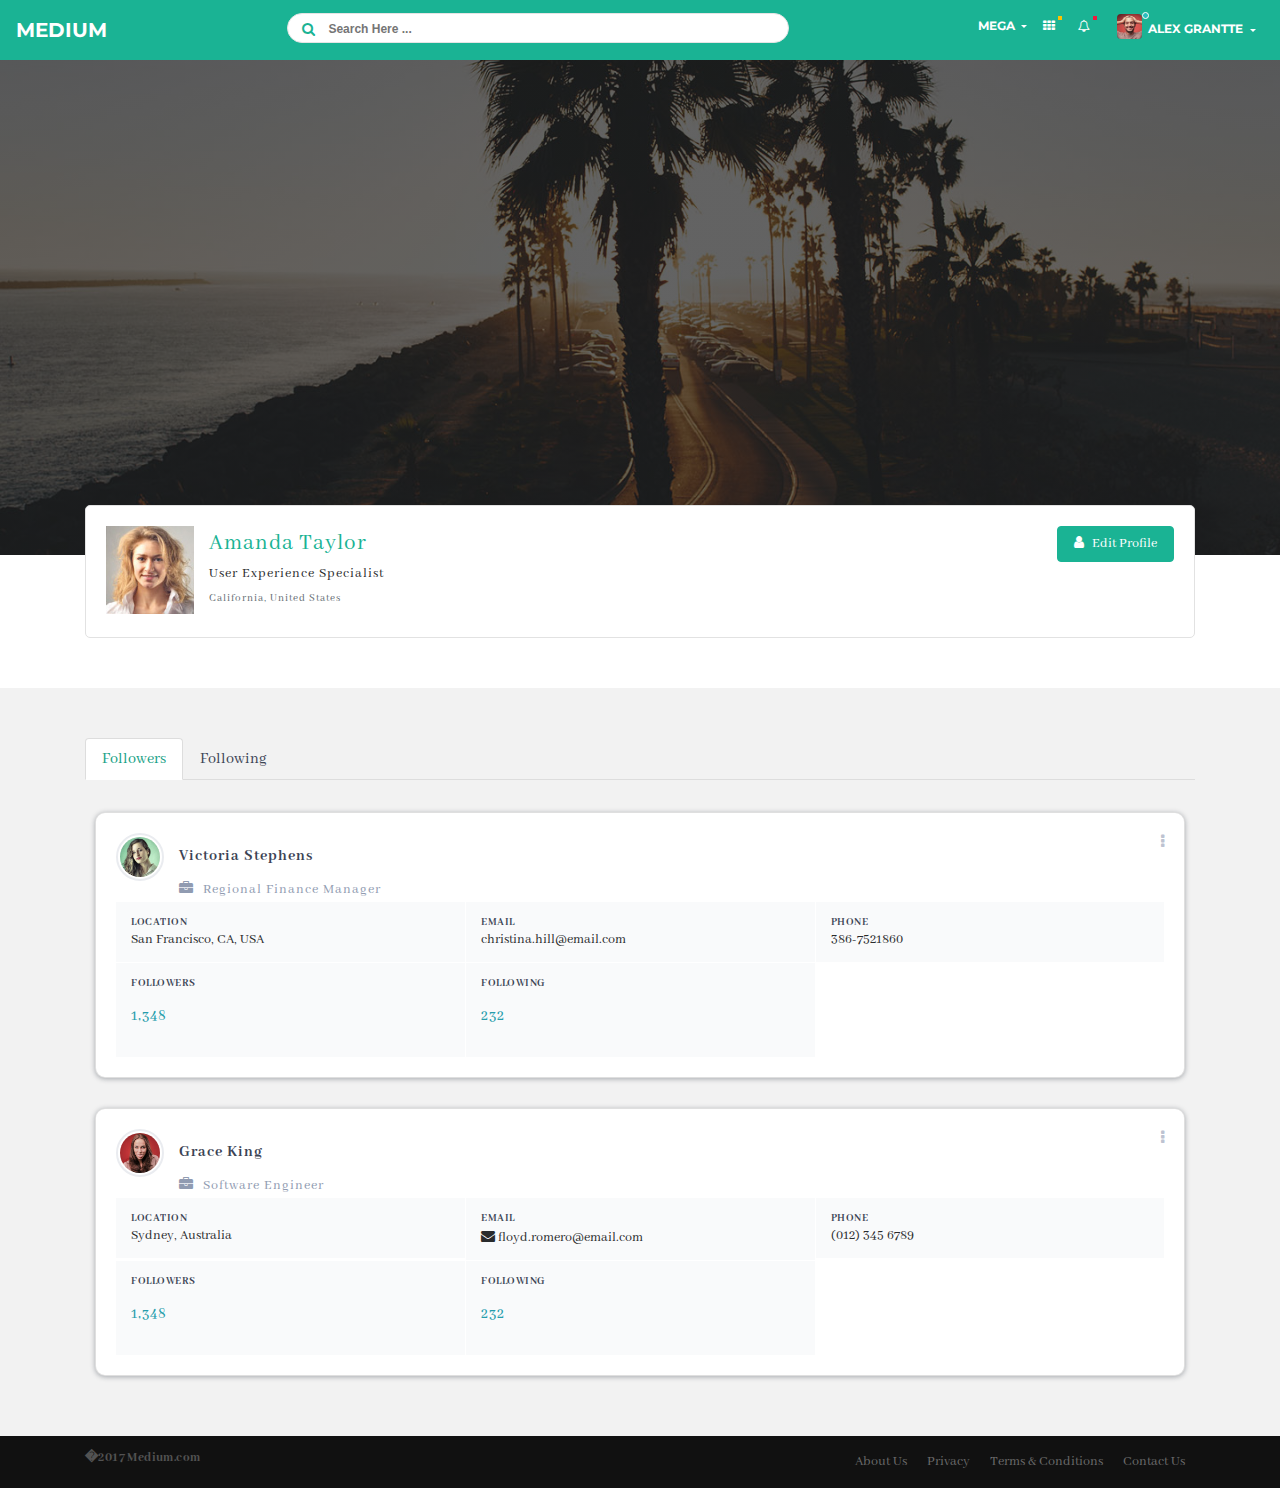
<file: followers.html>
<!DOCTYPE html>
<html lang="en">
  
<!-- Mirrored from www.themashabrand.com/templates/Masha/Medium/followers.html by HTTrack Website Copier/3.x [XR&CO'2014], Tue, 02 Apr 2019 15:28:27 GMT -->
<head>

	    <!-- ==============================================
		Title and Meta Tags
		=============================================== -->
		<meta charset="utf-8">
        <meta http-equiv="X-UA-Compatible" content="IE=edge">
        <title>Masha - Medium Social Network Redesigned</title>
        <meta name="viewport" content="width=device-width, initial-scale=1, maximum-scale=1">
		<meta http-equiv="X-UA-Compatible" content="IE=edge">
		<meta name="description" content="Add your business website description here">
        <meta name="keywords" content="Add your, business, website, keywords, here">
        <meta name="author" content="Add your business, website, author here">
		
		<!-- ==============================================
		Favicons
		=============================================== --> 
		<link rel="shortcut icon" href="img/favicons/favicon.html">
		<link rel="apple-touch-icon" href="img/favicons/apple-touch-icon.html">
		<link rel="apple-touch-icon" sizes="72x72" href="img/favicons/apple-touch-icon-72x72.html">
		<link rel="apple-touch-icon" sizes="114x114" href="img/favicons/apple-touch-icon-114x114.html">
		
	    <!-- ==============================================
		CSS
		=============================================== -->
        <!-- Style-->
        <link type="text/css" href="bower_components/bootstrap/dist/css/bootstrap.css" rel="stylesheet" />
        <link type="text/css" href="css/app.css" rel="stylesheet" />
				
		<!-- ==============================================
		Feauture Detection
		=============================================== -->
		<script src="js/modernizr-custom.html"></script>

		<!-- HTML5 shim and Respond.js for IE8 support of HTML5 elements and media queries -->
		<!--[if lt IE 9]>
		  <script src="https://oss.maxcdn.com/html5shiv/3.7.3/html5shiv.min.js"></script>
		  <script src="https://oss.maxcdn.com/respond/1.4.2/respond.min.js"></script>
		<![endif]-->	
		
  </head>

  <body>
  
     <!-- ==============================================
     Navigation Section
     =============================================== -->
	 <nav class="navbar navbar-light navbar-toggleable-sm bg-faded justify-content-between" id="mainNav-2">
	  <button class="navbar-toggler navbar-toggler-right" type="button" data-toggle="collapse" data-target="#collapsingNavbar2">
	   <span class="navbar-toggler-icon"></span>
	  </button>
      <a href="index.html" class="navbar-brand mr-0"> MEDIUM</a>
	  <div class="navbar-collapse collapse justify-content-between" id="collapsingNavbar2">
	   <div><!--placeholder to evenly space flexbox items and center links--></div>
	   <ul class="navbar-nav">
		<!-- Search in right of nav -->
		<li class="nav-item hidden-xs-down">
		 <form class="top_search clearfix">
		  <div class="top_search_con">
		   <input class="s" placeholder="Search Here ..." type="text">
		   <span class="top_search_icon"><i class="fa fa-search"></i></span>
		   <input class="top_search_submit" type="submit">
		  </div>
		 </form>
		</li>
		<!-- Search Ends -->  
	   </ul>
	   <ul class="nav navbar-nav">
			
		<li class="nav-item dropdown hidden-xs mega-menu">
		 <a href="javascript:;" data-toggle="dropdown" class="nav-link dropdown-toggle" aria-expanded="true">Mega </a>
		  <ul class="dropdown-menu dropdown-menu-yamm pull-right">
		   <li>
		   <!-- Content container to add padding -->
		   <div class="yamm-content">
			<div class="row">
			 <div class="col-sm-6 col-md-4 list-unstyled megamenu-list">
			  <h5 class="m-t-0">Description</h5>
			   <p class="text-muted font-13">
				 Medium Redesigned is a fully featured social network template built on top of awesome Bootstrap 4 Alpha 6, modern web technology HTML5, CSS3 and jQuery. It has many ready to use hand crafted components. The theme is fully responsive and easy to customize. The code is super easy to understand and gives power to any developer to turn this theme into real web application.
			   </p>
			 </div><!-- /col-md-3 -->
			 <ul class="col-sm-6 col-md-3 list-unstyled megamenu-list">
			  <li><h5 class="m-t-0">Pages</h5></li>
			  <li><a href="index.html">Home</a></li>
			  <li><a href="index-2.html">Home Page 2</a></li>
			  <li><a href="index-3.html">Home Page 3 </a></li>
			  <li><a href="index-4.html">Home Page 4 </a></li>
			  <li><a href="index-5-sidebar.html">Home Page 5 sidebar <span class="badge badge-danger">New</span></a></li>
			  <li><a href="newsfeed.html">News Feed <span class="badge badge-danger">New</span></a></li>
			 </ul><!-- /ul -->
             <ul class="col-sm-6 col-md-3 list-unstyled megamenu-list">
			  <li><h5 class="m-t-0">&nbsp;</h5></li>
			  <li><a href="profile.html">Profile</a></li>
			  <li><a href="profile-2.html">Profile Page 2</a></li>
			  <li><a href="followers.html">Followers/Following</li>
			  <li><a href="followers-2.html">Followers/Following 2</li>
			 </ul><!-- /ul -->
             <ul class="col-sm-6 col-md-2 list-unstyled megamenu-list">
			  <li><h5 class="m-t-0">&nbsp;</h5></li>
			  <li><a href="post.html">Post Page</li>
			  <li><a href="post-2.html">Post Page 2</li>
			 </ul><!-- /ul -->
            
			</div><!-- /row -->
		   </div><!-- /yam-content -->
		  </li><!-- /li -->
	     </ul><!-- /ul -->
        </li><!-- /li -->
			
		 <li class="nav-item dropdown mega-pills">
		  <a href="#" class="nav-link" data-toggle="dropdown" aria-expanded="true">
		   <i class="fa fa-th"></i> 
		   <span class="label up p-a-0 warn"></span>
		  </a><!-- /nav-link -->
		  <div class="dropdown-menu w-xl pull-right p-a-0">
		   <div class="row no-gutter text-primary-hover">
			<div class="col-xs-4 b-r b-b">
			 <a class="p-a block text-center">
			  <i class="fa fa-files-o text-muted m-v-sm"></i> 
			  <span class="block">Stories</span>
			 </a>
			</div><!-- /col-xs-4 -->
			<div class="col-xs-4 b-r b-b">
			 <a class="p-a block text-center">
			  <i class="fa fa-file-text-o text-muted m-v-sm"></i> 
			  <span class="block">Series</span>
			 </a>
			</div><!-- /col-xs-4 -->
			<div class="col-xs-4 b-b">
			 <a class="p-a block text-center">
			  <i class="fa fa-line-chart text-muted m-v-sm"></i> 
			  <span class="block">Stats</span>
			 </a>
			</div><!-- /col-xs-4 -->
			<div class="col-xs-4 b-r">
			 <a class="p-a block text-center">
			  <i class="fa fa-bookmark-o text-muted m-v-sm"></i> 
			  <span class="block">Bookmarks</span>
			 </a>
			</div><!-- /col-xs-4 -->
			<div class="col-xs-4 b-r">
			 <a class="p-a block text-center">
			  <i class="fa fa-file-archive-o text-muted m-v-sm"></i> 
			  <span class="block">Publications</span>
			 </a>
			</div><!-- /col-xs-4 -->
			<div class="col-xs-4">
			 <a class="p-a block text-center">
			  <i class="fa fa-heart text-muted m-v-sm"></i> 
			  <span class="block">Interests</span>
			 </a>
			</div><!-- /col-xs-4 -->
			 
		   </div>
		  </div>
		 </li><!-- /navbar-item -->		
		
         <li class="nav-item dropdown mega-notification">
		  <a href="#" class="nav-link" data-toggle="dropdown" aria-expanded="true">
		   <i class="fa fa-bell-o"></i>			  
		   <span class="label up p-a-0 danger"></span>
		  </a>
		  <div class="dropdown-menu pull-right w-xl no-bg no-border no-shadow">
		   <div class="scrollable">
		    <ul class="list-group list-group-gap m-a-0">
			 <li class="list-group-item dark-white box-shadow-z0 b">
			  <span class="pull-left m-r">
			   <img src="img/users/3.jpg" alt="..." class="w-40 img-circle">
			  </span> 
			  <span class="clear block">Use awesome <a href="#" class="text-primary">animate.css</a><br>
			   <small class="text-muted">10 minutes ago</small>
			  </span>
			 </li><!-- /list-group-item -->
			 <li class="list-group-item dark-white box-shadow-z0 b">
			  <span class="pull-left m-r">
			   <img src="img/users/5.jpg" alt="..." class="w-40 img-circle">
			  </span> 
			  <span class="clear block">
			   <a href="#" class="text-primary">Kyle</a> Added you as friend<br>
			   <small class="text-muted">2 hours ago</small>
			  </span>
			 </li><!-- /list-group-item -->
			 <li class="list-group-item dark-white text-color box-shadow-z0 b">
			  <span class="pull-left m-r">
			   <img src="img/users/4.jpg" alt="..." class="w-40 img-circle">
			  </span> 
			  <span class="clear block">
			   <a href="#" class="text-primary">Jonathan</a> sent you a message<br>
			   <small class="text-muted">1 day ago</small>
			  </span>
			 </li><!-- /list-group-item -->
			   
			</ul><!-- /list-group -->
		   </div><!-- /scrollable -->
		  </div><!-- /dropdown-menu -->
		 </li><!-- /navbar-item -->
			
		 <li class="nav-item dropdown mega-avatar">
		  <a class="nav-link dropdown-toggle clear" data-toggle="dropdown" aria-expanded="true">
		   <span class="avatar w-32"><img src="img/users/2.jpg" class="w-full rounded" width="25" height="25" alt="..."></span>
		   <i class="mini"></i>
		   <!-- hidden-xs hides the username on small devices so only the image appears. -->
		   <span class="hidden-xs">
			Alex Grantte
		   </span>
		  </a>
		  <div class="dropdown-menu w dropdown-menu-scale pull-right">
		   <a class="dropdown-item" href="#"><span>New Story</span></a> 
		   <a class="dropdown-item" href="#"><span>Become a Member</span></a> 
		   <div class="dropdown-divider"></div>
		   <a class="dropdown-item" href="profile.html"><span>Profile</span></a> 
		   <a class="dropdown-item" href="#"><span>Settings</span></a> 
		   <a class="dropdown-item" href="#">Need help?</a> 
		   <div class="dropdown-divider"></div>
		   <a class="dropdown-item" href="#">Sign out</a>
		  </div>
		 </li><!-- /navbar-item -->		
		 
	   </ul><!-- /navbar-nav -->
	  </div><!-- /navbar-collapse -->
	 </nav><!-- /nav --> 


     <!-- ==============================================
	 Header
	 =============================================== -->
	 <header class="profile-bg-picture">
     </header><!-- /header -->	
	 
     <!-- ==============================================
	 User Section
	 =============================================== -->
     <section class="user-section">	 
	  <div class="container">
	   <div class="profile-user-box">
	    <div class="row">
		 <div class="col-sm-6">
		  <span class="pull-left m-r-15"><img src="img/users/11.jpg" alt="" class="thumb-lg img-circle"></span>
		  <div class="media-body">
		   <h4 class="m-t-5 m-b-5 ellipsis">Amanda Taylor</h4>
		   <p class="font-13"> User Experience Specialist</p>
		   <p class="text-muted m-b-0"><small>California, United States</small></p>
		  </div><!-- /media-body -->
		 </div><!-- /col-sm-6 -->
		 <div class="col-sm-6">
		  <div class="text-right">
		   <button type="button" class="btn btn-success waves-effect waves-light">
		    <i class="fa fa-user m-r-5"></i> Edit Profile
		   </button>
		  </div><!-- /text-right -->
		 </div><!-- /col-sm-6 -->
	    </div><!-- /row -->
	   </div><!--/ profile-user-box -->
	  </div><!-- /container -->
	 </section><!-- /section --> 
	  
    <!-- ==============================================
     User Section
     =============================================== -->		  
	  
     <section class="posts-2 followers">
	  <div class="container">
	   <div class="row">
	    <div class="col-lg-12">

		<ul class="nav nav-tabs" role="tablist" id="myTabs">
		  <li class="nav-item">
			<a class="nav-link active" href="#followers" role="tab" data-toggle="tab">Followers</a>
		  </li>
		  <li class="nav-item">
			<a class="nav-link" href="#following" role="tab" data-toggle="tab">Following</a>
		  </li>
		</ul>
		<br></br>

		<!-- Tab panes -->
		<div class="tab-content">
		  <div role="tabpanel" class="tab-pane active" id="followers">

           <div class="card card-profile">
              <div class="card-block">
                <div class="media">
                  <div class="media-left">
                    <a href="#">
                      <img class="media-object rounded-circle" src="img/users/6.jpg" alt="">
                    </a>
                  </div>
                  <div class="media-body">
                    <h4 class="media-heading">Victoria Stephens</h4>
                    <p class="media-usermeta"><i class="fa fa-briefcase"></i> Regional Finance Manager</p>
                  </div>
                </div><!-- media -->
                <ul class="card-options">
                  <li><a class="tooltips" href="#" data-toggle="tooltip" title="" data-original-title="View Options">
				  <i class="fa fa-ellipsis-v"></i>
				  </a></li>
                </ul>

              <div class="people-info">
                <div class="row">
                  <div class="col-sm-4">
                    <div class="info-group">
                      <label>Location</label>
                      San Francisco, CA, USA
                    </div>
                  </div>
                  <div class="col-sm-4">
                    <div class="info-group">
                      <label>Email</label>
                      christina.hill@email.com
                    </div>
                  </div>
                  <div class="col-sm-4">
                    <div class="info-group">
                      <label>Phone</label>
                      386-7521860
                    </div>
                  </div>
                </div><!-- row -->
                <div class="row">
                  <div class="col-sm-4">
                    <div class="info-group">
                      <label>Followers</label>
                      <h4>1,348</h4>
                    </div>
                  </div>
                  <div class="col-sm-4">
                    <div class="info-group">
                      <label>Following</label>
                      <h4>232</h4>
                    </div>
                  </div>
                  <div class="col-sm-4">
                  </div>
                </div><!-- row -->
              </div><!-- panel-info -->
              </div><!-- card-block -->
            </div><!-- card -->	

           <div class="card card-profile">
              <div class="card-block">
                <div class="media">
                  <div class="media-left">
                    <a href="#">
                      <img class="media-object rounded-circle" src="img/users/7.jpg" alt="">
                    </a>
                  </div>
                  <div class="media-body">
                    <h4 class="media-heading">Grace King</h4>
                    <p class="media-usermeta"><i class="fa fa-briefcase"></i> Software Engineer</p>
                  </div>
                </div><!-- media -->
                <ul class="card-options">
                  <li><a class="tooltips" href="#" data-toggle="tooltip" title="" data-original-title="View Options">
				  <i class="fa fa-ellipsis-v"></i></a></li>
                </ul>
              <div class="people-info">
                <div class="row">
                  <div class="col-sm-4">
                    <div class="info-group">
                      <label>Location</label>
                      Sydney, Australia
                    </div>
                  </div>
                  <div class="col-sm-4">
                    <div class="info-group">
                      <label>Email</label>
                      <i class="fa fa-envelope mr5"></i> floyd.romero@email.com
                    </div>
                  </div>
                  <div class="col-sm-4">
                    <div class="info-group">
                      <label>Phone</label>
                      (012) 345 6789
                    </div>
                  </div>
                </div><!-- row -->
                <div class="row">
                  <div class="col-sm-4">
                    <div class="info-group">
                      <label>Followers</label>
                      <h4>1,348</h4>
                    </div>
                  </div>
                  <div class="col-sm-4">
                    <div class="info-group">
                      <label>Following</label>
                      <h4>232</h4>
                    </div>
                  </div>
                  <div class="col-sm-4">
                  </div>
                </div><!-- row -->
              </div><!-- panel-info -->
              </div><!-- card-block -->
            </div><!-- card -->				
		  
		  </div><!-- tabpanel -->
		  <div role="tabpanel" class="tab-pane fade" id="following">
		  
           <div class="card card-profile">
              <div class="card-block">
                <div class="media">
                  <div class="media-left">
                    <a href="#">
                      <img class="media-object rounded-circle" src="img/users/8.jpg" alt="">
                    </a>
                  </div>
                  <div class="media-body">
                    <h4 class="media-heading">Danie Thames</h4>
                    <p class="media-usermeta"><i class="fa fa-briefcase"></i> Interior Designer</p>
                  </div>
                </div><!-- media -->
                <ul class="card-options">
                  <li><a class="tooltips" href="#" data-toggle="tooltip" title="" data-original-title="View Options">
				  <i class="fa fa-ellipsis-v"></i></a></li>
                </ul>
				
              <div class="people-info">
                <div class="row">
                  <div class="col-sm-4">
                    <div class="info-group">
                      <label>Location</label>
                      Cebu City, Philippines
                    </div>
                  </div>
                  <div class="col-sm-4">
                    <div class="info-group">
                      <label>Email</label>
                      nicholas.hinkle@email.com
                    </div>
                  </div>
                  <div class="col-sm-4">
                    <div class="info-group">
                      <label>Phone</label>
                      (012) 345 6789
                    </div>
                  </div>
                </div><!-- row -->
                <div class="row">
                  <div class="col-sm-4">
                    <div class="info-group">
                      <label>Followers</label>
                      <h4>508</h4>
                    </div>
                  </div>
                  <div class="col-sm-4">
                    <div class="info-group">
                      <label>Following</label>
                      <h4>3, 800</h4>
                    </div>
                  </div>
                  <div class="col-sm-4">
                  </div>
                </div><!-- row -->
              </div><!-- panel-info -->
              </div><!-- card-block -->
            </div><!-- card -->			  
		  
		  </div><!-- tabpanel -->
		</div>	   
	   
	    </div>
	   </div><!--/ row -->
	  </div><!--/ container -->
    </section><!--/ section -->		
	
     <!-- ==============================================
     Footer Section
     =============================================== -->	
     <footer class="bottom-footer">
	  <div class="container">
	   <p><span>�2017 Medium.com</span></p>			
		 
	   <ul id="menu-footer-menu">
	    <li>
	     <a href="#">About Us</a>
	    </li><!-- /li -->
	    <li>
	     <a href="#">Privacy</a>
	    </li><!-- /li -->
		<li>
		 <a href="#">Terms & Conditions</a>
		</li><!-- /li -->
		<li>
		 <a href="#">Contact Us</a>
		</li><!-- /li -->
	   </ul><!-- /ul -->	
	   
	  </div><!-- /container -->
     </footer><!-- /footer -->
	 
     <a id="scrollup">Scroll</a>
	 
     <!-- ==============================================
	 Scripts
	 =============================================== -->
	<script src="bower_components/jquery/dist/jquery.js"></script>
	<script src="bower_components/tether/dist/js/tether.min.js"></script>
	<script src="bower_components/bootstrap/dist/js/bootstrap.js"></script>
	<script src="js/medium.js"></script>

  </body>

<!-- Mirrored from www.themashabrand.com/templates/Masha/Medium/followers.html by HTTrack Website Copier/3.x [XR&CO'2014], Tue, 02 Apr 2019 15:28:27 GMT -->
</html>
</file>
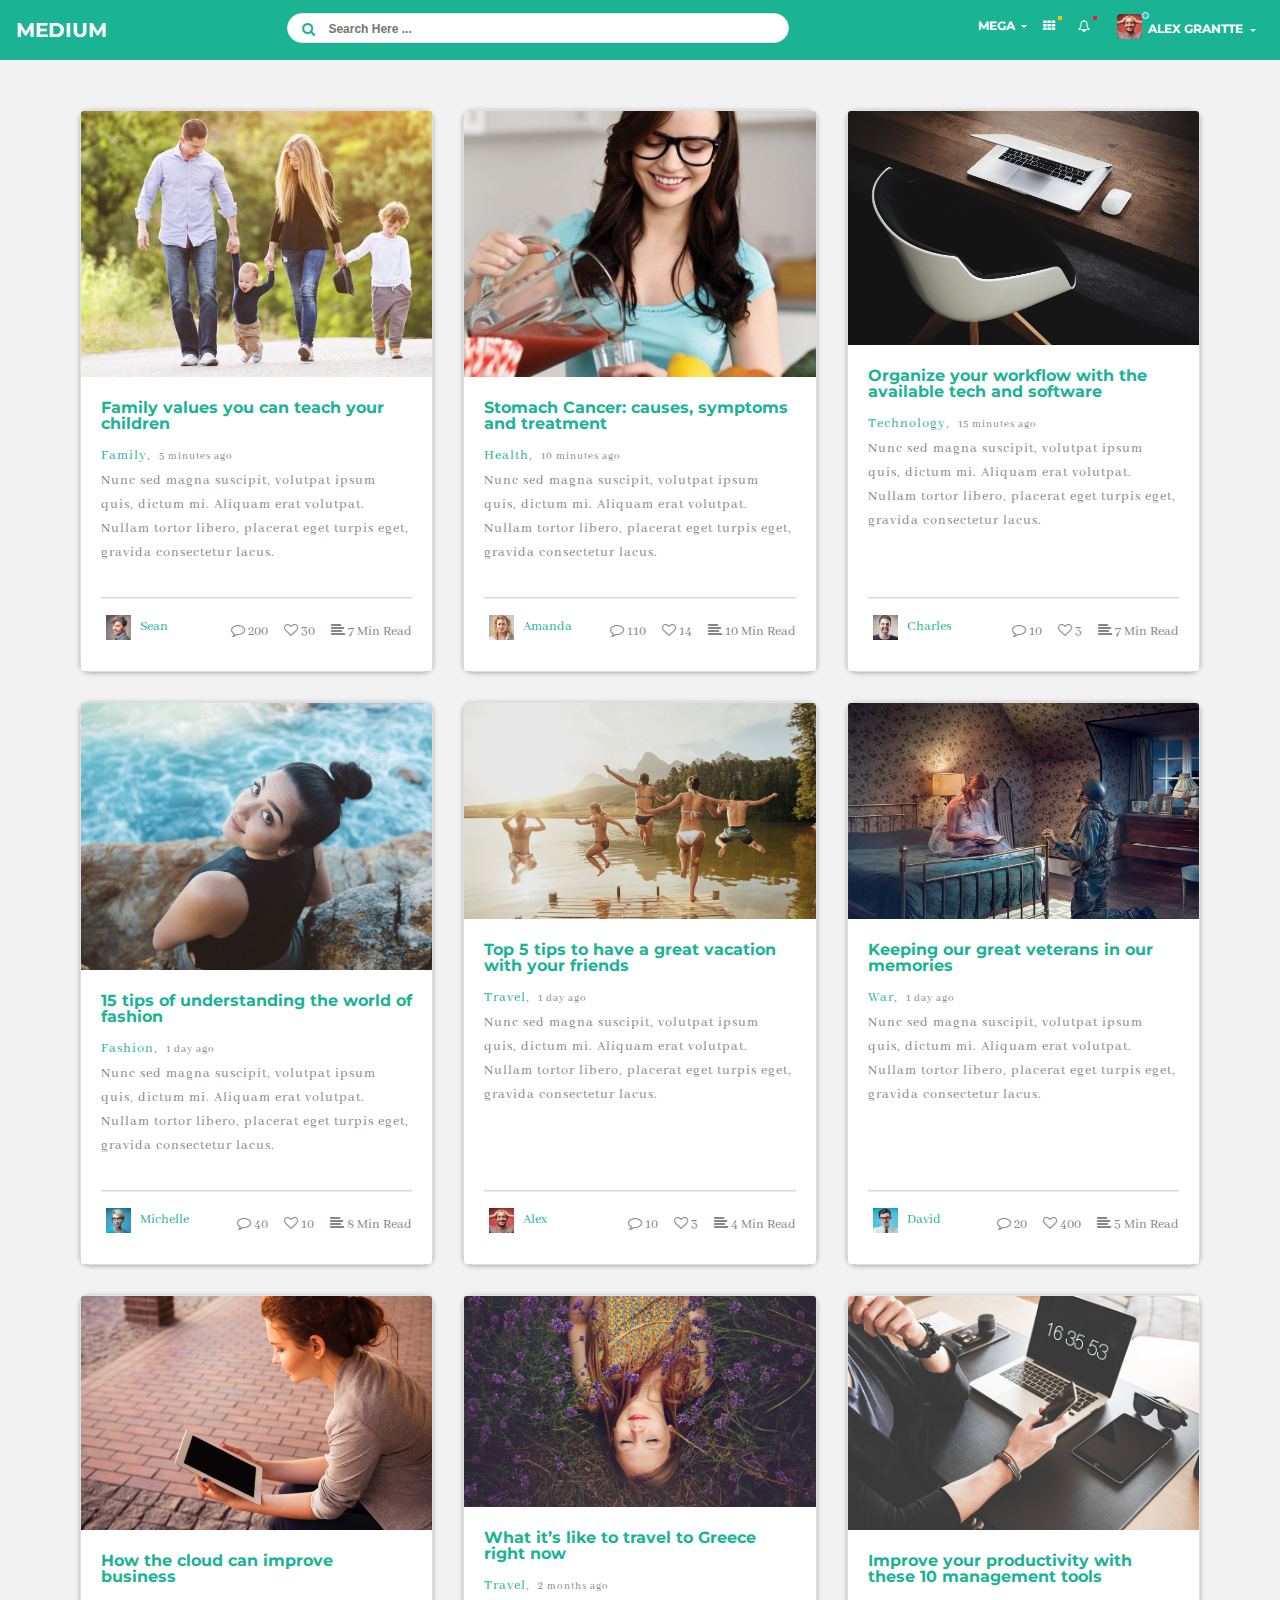
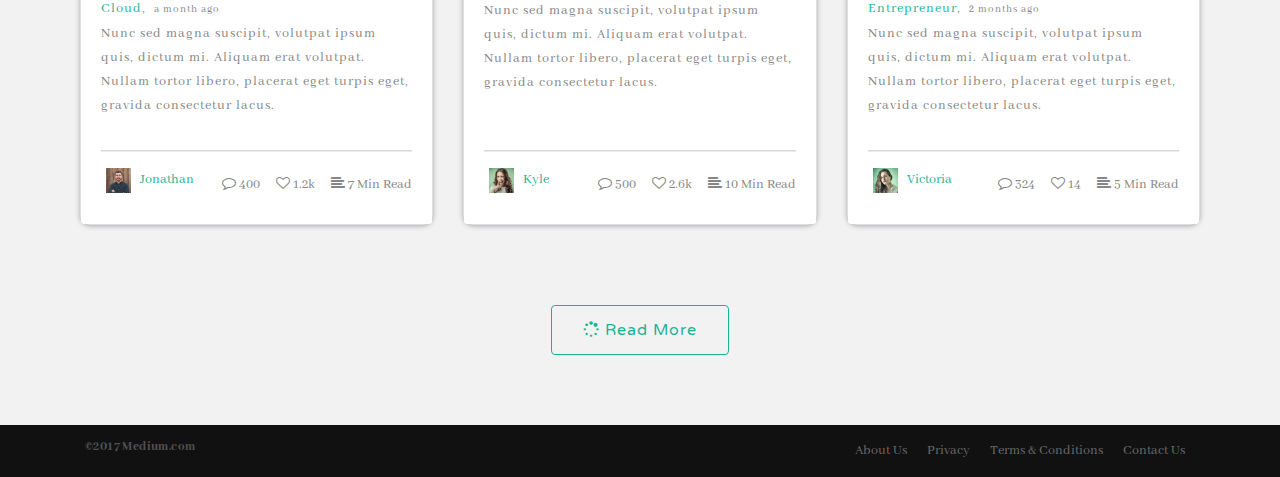
<file: index-2.html>
<!DOCTYPE html>
<html lang="en">
  
<!-- Mirrored from www.themashabrand.com/templates/Masha/Medium/index-2.html by HTTrack Website Copier/3.x [XR&CO'2014], Tue, 02 Apr 2019 15:28:01 GMT -->
<head>

	    <!-- ==============================================
		Title and Meta Tags
		=============================================== -->
		<meta charset="utf-8">
        <meta http-equiv="X-UA-Compatible" content="IE=edge">
        <title>Masha - Medium Social Network Redesigned</title>
        <meta name="viewport" content="width=device-width, initial-scale=1, maximum-scale=1">
		<meta http-equiv="X-UA-Compatible" content="IE=edge">
		<meta name="description" content="Add your business website description here">
        <meta name="keywords" content="Add your, business, website, keywords, here">
        <meta name="author" content="Add your business, website, author here">
		
		<!-- ==============================================
		Favicons
		=============================================== --> 
		<link rel="shortcut icon" href="img/favicons/favicon.html">
		<link rel="apple-touch-icon" href="img/favicons/apple-touch-icon.html">
		<link rel="apple-touch-icon" sizes="72x72" href="img/favicons/apple-touch-icon-72x72.html">
		<link rel="apple-touch-icon" sizes="114x114" href="img/favicons/apple-touch-icon-114x114.html">
		
	    <!-- ==============================================
		CSS
		=============================================== -->
        <!-- Style-->
        <link type="text/css" href="bower_components/bootstrap/dist/css/bootstrap.css" rel="stylesheet" />
        <link type="text/css" href="css/app.css" rel="stylesheet" />
				
		<!-- ==============================================
		Feauture Detection
		=============================================== -->
		<script src="js/modernizr-custom.html"></script>

		<!-- HTML5 shim and Respond.js for IE8 support of HTML5 elements and media queries -->
		<!--[if lt IE 9]>
		  <script src="https://oss.maxcdn.com/html5shiv/3.7.3/html5shiv.min.js"></script>
		  <script src="https://oss.maxcdn.com/respond/1.4.2/respond.min.js"></script>
		<![endif]-->	
		
  </head>

  <body>
  
     <!-- ==============================================
     Navigation Section
     =============================================== -->
	 <nav class="navbar navbar-light navbar-toggleable-sm bg-faded justify-content-between" id="mainNav-2">
	  <button class="navbar-toggler navbar-toggler-right" type="button" data-toggle="collapse" data-target="#collapsingNavbar2">
	   <span class="navbar-toggler-icon"></span>
	  </button>
      <a href="index.html" class="navbar-brand mr-0"> MEDIUM</a>
	  <div class="navbar-collapse collapse justify-content-between" id="collapsingNavbar2">
	   <div><!--placeholder to evenly space flexbox items and center links--></div>
	   <ul class="navbar-nav">
		<!-- Search in right of nav -->
		<li class="nav-item hidden-xs-down">
		 <form class="top_search clearfix">
		  <div class="top_search_con">
		   <input class="s" placeholder="Search Here ..." type="text">
		   <span class="top_search_icon"><i class="fa fa-search"></i></span>
		   <input class="top_search_submit" type="submit">
		  </div>
		 </form>
		</li>
		<!-- Search Ends -->  
	   </ul>
	   <ul class="nav navbar-nav">
			
		<li class="nav-item dropdown hidden-xs mega-menu">
		 <a href="javascript:;" data-toggle="dropdown" class="nav-link dropdown-toggle" aria-expanded="true">Mega </a>
		  <ul class="dropdown-menu dropdown-menu-yamm pull-right">
		   <li>
		   <!-- Content container to add padding -->
		   <div class="yamm-content">
			<div class="row">
			 <div class="col-sm-6 col-md-4 list-unstyled megamenu-list">
			  <h5 class="m-t-0">Description</h5>
			   <p class="text-muted font-13">
				 Medium Redesigned is a fully featured social network template built on top of awesome Bootstrap 4 Alpha 6, modern web technology HTML5, CSS3 and jQuery. It has many ready to use hand crafted components. The theme is fully responsive and easy to customize. The code is super easy to understand and gives power to any developer to turn this theme into real web application.
			   </p>
			 </div><!-- /col-md-3 -->
			 <ul class="col-sm-6 col-md-3 list-unstyled megamenu-list">
			  <li><h5 class="m-t-0">Pages</h5></li>
			  <li><a href="index.html">Home</a></li>
			  <li><a href="index-2.html">Home Page 2</a></li>
			  <li><a href="index-3.html">Home Page 3 </a></li>
			  <li><a href="index-4.html">Home Page 4 </a></li>
			  <li><a href="index-5-sidebar.html">Home Page 5 sidebar <span class="badge badge-danger">New</span></a></li>
			  <li><a href="newsfeed.html">News Feed <span class="badge badge-danger">New</span></a></li>
			 </ul><!-- /ul -->
             <ul class="col-sm-6 col-md-3 list-unstyled megamenu-list">
			  <li><h5 class="m-t-0">&nbsp;</h5></li>
			  <li><a href="profile.html">Profile</a></li>
			  <li><a href="profile-2.html">Profile Page 2</a></li>
			  <li><a href="followers.html">Followers/Following</li>
			  <li><a href="followers-2.html">Followers/Following 2</li>
			 </ul><!-- /ul -->
             <ul class="col-sm-6 col-md-2 list-unstyled megamenu-list">
			  <li><h5 class="m-t-0">&nbsp;</h5></li>
			  <li><a href="post.html">Post Page</li>
			  <li><a href="post-2.html">Post Page 2</li>
			 </ul><!-- /ul -->
            
			</div><!-- /row -->
		   </div><!-- /yam-content -->
		  </li><!-- /li -->
	     </ul><!-- /ul -->
        </li><!-- /li -->
			
		 <li class="nav-item dropdown mega-pills">
		  <a href="#" class="nav-link" data-toggle="dropdown" aria-expanded="true">
		   <i class="fa fa-th"></i> 
		   <span class="label up p-a-0 warn"></span>
		  </a><!-- /nav-link -->
		  <div class="dropdown-menu w-xl pull-right p-a-0">
		   <div class="row no-gutter text-primary-hover">
			<div class="col-xs-4 b-r b-b">
			 <a class="p-a block text-center">
			  <i class="fa fa-files-o text-muted m-v-sm"></i> 
			  <span class="block">Stories</span>
			 </a>
			</div><!-- /col-xs-4 -->
			<div class="col-xs-4 b-r b-b">
			 <a class="p-a block text-center">
			  <i class="fa fa-file-text-o text-muted m-v-sm"></i> 
			  <span class="block">Series</span>
			 </a>
			</div><!-- /col-xs-4 -->
			<div class="col-xs-4 b-b">
			 <a class="p-a block text-center">
			  <i class="fa fa-line-chart text-muted m-v-sm"></i> 
			  <span class="block">Stats</span>
			 </a>
			</div><!-- /col-xs-4 -->
			<div class="col-xs-4 b-r">
			 <a class="p-a block text-center">
			  <i class="fa fa-bookmark-o text-muted m-v-sm"></i> 
			  <span class="block">Bookmarks</span>
			 </a>
			</div><!-- /col-xs-4 -->
			<div class="col-xs-4 b-r">
			 <a class="p-a block text-center">
			  <i class="fa fa-file-archive-o text-muted m-v-sm"></i> 
			  <span class="block">Publications</span>
			 </a>
			</div><!-- /col-xs-4 -->
			<div class="col-xs-4">
			 <a class="p-a block text-center">
			  <i class="fa fa-heart text-muted m-v-sm"></i> 
			  <span class="block">Interests</span>
			 </a>
			</div><!-- /col-xs-4 -->
			 
		   </div>
		  </div>
		 </li><!-- /navbar-item -->		
		
         <li class="nav-item dropdown mega-notification">
		  <a href="#" class="nav-link" data-toggle="dropdown" aria-expanded="true">
		   <i class="fa fa-bell-o"></i>			  
		   <span class="label up p-a-0 danger"></span>
		  </a>
		  <div class="dropdown-menu pull-right w-xl no-bg no-border no-shadow">
		   <div class="scrollable">
		    <ul class="list-group list-group-gap m-a-0">
			 <li class="list-group-item dark-white box-shadow-z0 b">
			  <span class="pull-left m-r">
			   <img src="img/users/3.jpg" alt="..." class="w-40 img-circle">
			  </span> 
			  <span class="clear block">Use awesome <a href="#" class="text-primary">animate.css</a><br>
			   <small class="text-muted">10 minutes ago</small>
			  </span>
			 </li><!-- /list-group-item -->
			 <li class="list-group-item dark-white box-shadow-z0 b">
			  <span class="pull-left m-r">
			   <img src="img/users/5.jpg" alt="..." class="w-40 img-circle">
			  </span> 
			  <span class="clear block">
			   <a href="#" class="text-primary">Kyle</a> Added you as friend<br>
			   <small class="text-muted">2 hours ago</small>
			  </span>
			 </li><!-- /list-group-item -->
			 <li class="list-group-item dark-white text-color box-shadow-z0 b">
			  <span class="pull-left m-r">
			   <img src="img/users/4.jpg" alt="..." class="w-40 img-circle">
			  </span> 
			  <span class="clear block">
			   <a href="#" class="text-primary">Jonathan</a> sent you a message<br>
			   <small class="text-muted">1 day ago</small>
			  </span>
			 </li><!-- /list-group-item -->
			   
			</ul><!-- /list-group -->
		   </div><!-- /scrollable -->
		  </div><!-- /dropdown-menu -->
		 </li><!-- /navbar-item -->
			
		 <li class="nav-item dropdown mega-avatar">
		  <a class="nav-link dropdown-toggle clear" data-toggle="dropdown" aria-expanded="true">
		   <span class="avatar w-32"><img src="img/users/2.jpg" class="w-full rounded" width="25" height="25" alt="..."></span>
		   <i class="mini"></i>
		   <!-- hidden-xs hides the username on small devices so only the image appears. -->
		   <span class="hidden-xs">
			Alex Grantte
		   </span>
		  </a>
		  <div class="dropdown-menu w dropdown-menu-scale pull-right">
		   <a class="dropdown-item" href="#"><span>New Story</span></a> 
		   <a class="dropdown-item" href="#"><span>Become a Member</span></a> 
		   <div class="dropdown-divider"></div>
		   <a class="dropdown-item" href="profile.html"><span>Profile</span></a> 
		   <a class="dropdown-item" href="#"><span>Settings</span></a> 
		   <a class="dropdown-item" href="#">Need help?</a> 
		   <div class="dropdown-divider"></div>
		   <a class="dropdown-item" href="#">Sign out</a>
		  </div>
		 </li><!-- /navbar-item -->		
		 
	   </ul><!-- /navbar-nav -->
	  </div><!-- /navbar-collapse -->
	 </nav><!-- /nav --> 

     <!-- ==============================================
     Posts Section
     =============================================== -->		  
	  
	 <section class="posts-2">
	  <div class="container">
	   
	   <div class="row">
	   
        <div class="card-deck-wrapper">
		 
		 <div class="card-deck">
		 
		  <div class="card">
		   <a href="#">
		    <img class="card-img-top img-fluid" src="img/blog/12.jpg" alt="...">
		   </a>	
		    <div class="card-block">
		     <h4 class="card-title"><a href="#">Family values you can teach your children</a></h4>
			 <h6 class="card-text"><a href="#">Family</a>,&nbsp; <small>5 minutes ago</small></h6>
		     <p class="card-text">Nunc sed magna suscipit, volutpat ipsum quis, dictum mi. Aliquam erat volutpat. Nullam tortor libero, placerat eget turpis eget, gravida consectetur lacus.</p>
		    </div>
		    <div class="card-footer">
		     <hr/>
		     <ul class="author-2">
			  <li><a href="#"><img class="" src="img/users/12.jpg" alt="..."/> &nbsp; <span> Sean</span></a></li>
		     </ul><!-- /.bottom_data -->
		     <ul class="bottom_data pull-right hidden-xs-down">
			  <li><i class="fa fa-comment-o"></i>200</li>
			  <li><i class="fa fa-heart-o"></i>30</li>
			  <li><i class="fa fa-align-left"></i>7 Min Read</li>
		     </ul><!-- /.bottom_data --> 
		    </div>
		  </div><!-- /.card -->
		 
		  <div class="card">
		   <a href="#">
		    <img class="card-img-top img-fluid" src="img/blog/11.jpg" alt="...">
		   </a>	
		    <div class="card-block">
		     <h4 class="card-title"><a href="#">Stomach Cancer: causes, symptoms and treatment</a></h4>
			 <h6 class="card-text"><a href="#">Health</a>,&nbsp; <small>10 minutes ago</small></h6>
		     <p class="card-text">Nunc sed magna suscipit, volutpat ipsum quis, dictum mi. Aliquam erat volutpat. Nullam tortor libero, placerat eget turpis eget, gravida consectetur lacus.</p>
		    </div>
		    <div class="card-footer">
		     <hr/>
		     <ul class="author-2">
			  <li><a href="#"><img class="" src="img/users/11.jpg" alt="..."/> &nbsp; <span> Amanda</span></a></li>
		     </ul><!-- /.bottom_data -->
		     <ul class="bottom_data pull-right hidden-xs-down">
			  <li><i class="fa fa-comment-o"></i>110</li>
			  <li><i class="fa fa-heart-o"></i>14</li>
			  <li><i class="fa fa-align-left"></i>10 Min Read</li>
		     </ul><!-- /.bottom_data --> 
		    </div>
		  </div><!-- /.card -->
		 
		  <div class="card">
		   <a href="#">
		    <img class="card-img-top img-fluid" src="img/blog/10.jpg" alt="...">
		   </a>	
		    <div class="card-block">
		     <h4 class="card-title"><a href="#">Organize your workflow with the available tech and software</a></h4>
			 <h6 class="card-text"><a href="#">Technology</a>,&nbsp; <small>15 minutes ago</small></h6>
		     <p class="card-text">Nunc sed magna suscipit, volutpat ipsum quis, dictum mi. Aliquam erat volutpat. Nullam tortor libero, placerat eget turpis eget, gravida consectetur lacus.</p>
		    </div>
		    <div class="card-footer">
		     <hr/>
		     <ul class="author-2">
			  <li><a href="#"><img class="" src="img/users/10.jpg" alt="..."/> &nbsp; <span>Charles</span> </a></li>
		     </ul><!-- /.bottom_data -->
		     <ul class="bottom_data pull-right hidden-xs-down">
			  <li><i class="fa fa-comment-o"></i>10</li>
			  <li><i class="fa fa-heart-o"></i>3</li>
			  <li><i class="fa fa-align-left"></i>7 Min Read</li>
		     </ul><!-- /.bottom_data --> 
		    </div>
		  </div><!-- /.card -->
		  
         </div><!-- /.card-deck -->	
		 
		 <div class="card-deck">
		 
		  <div class="card">
		   <a href="#">
		    <img class="card-img-top img-fluid" src="img/blog/1.jpg" alt="...">
		   </a>	
		    <div class="card-block">
		     <h4 class="card-title"><a href="#">15 tips of understanding the world of fashion</a></h4>
			 <h6 class="card-text"><a href="#">Fashion</a>,&nbsp; <small>1 day ago</small></h6>
		     <p class="card-text">Nunc sed magna suscipit, volutpat ipsum quis, dictum mi. Aliquam erat volutpat. Nullam tortor libero, placerat eget turpis eget, gravida consectetur lacus.</p>
		    </div>
		    <div class="card-footer">
		     <hr/>
		     <ul class="author-2">
			  <li><a href="#"><img class="" src="img/users/1.jpg" alt="..."/> &nbsp; <span>Michelle</span> </a></li>
		     </ul><!-- /.bottom_data -->
		     <ul class="bottom_data pull-right hidden-xs-down">
			  <li><i class="fa fa-comment-o"></i>40</li>
			  <li><i class="fa fa-heart-o"></i>10</li>
			  <li><i class="fa fa-align-left"></i>8 Min Read</li>
		     </ul><!-- /.bottom_data --> 
		    </div>
		  </div><!-- /.card -->
		 
		  <div class="card">
		   <a href="#">
		    <img class="card-img-top img-fluid" src="img/blog/2.jpg" alt="...">
		   </a>	
		    <div class="card-block">
		     <h4 class="card-title"><a href="#">Top 5 tips to have a great vacation with your friends</a></h4>
			 <h6 class="card-text"><a href="#">Travel</a>,&nbsp; <small>1 day ago</small></h6>
		     <p class="card-text">Nunc sed magna suscipit, volutpat ipsum quis, dictum mi. Aliquam erat volutpat. Nullam tortor libero, placerat eget turpis eget, gravida consectetur lacus.</p>
		    </div>
		    <div class="card-footer">
		     <hr/>
		     <ul class="author-2">
			  <li><a href="#"><img class="" src="img/users/2.jpg" alt="..."/> &nbsp; <span>Alex</span> </a></li>
		     </ul><!-- /.bottom_data -->
		     <ul class="bottom_data pull-right hidden-xs-down">
			  <li><i class="fa fa-comment-o"></i>10</li>
			  <li><i class="fa fa-heart-o"></i>3</li>
			  <li><i class="fa fa-align-left"></i>4 Min Read</li>
		     </ul><!-- /.bottom_data --> 
		    </div>
		  </div><!-- /.card -->
		 
		  <div class="card">
		   <a href="#">
		    <img class="card-img-top img-fluid" src="img/blog/3.jpg" alt="...">
		   </a>	
		    <div class="card-block">
		     <h4 class="card-title"><a href="#">Keeping our great veterans in our memories</a></h4>
			 <h6 class="card-text"><a href="#">War</a>,&nbsp; <small>1 day ago</small></h6>
		     <p class="card-text">Nunc sed magna suscipit, volutpat ipsum quis, dictum mi. Aliquam erat volutpat. Nullam tortor libero, placerat eget turpis eget, gravida consectetur lacus.</p>
		    </div>
		    <div class="card-footer">
		     <hr/>
		     <ul class="author-2">
			  <li><a href="#"><img class="" src="img/users/3.jpg" alt="..."/> &nbsp; <span>David</span> </a></li>
		     </ul><!-- /.bottom_data -->
		     <ul class="bottom_data pull-right hidden-xs-down">
			  <li><i class="fa fa-comment-o"></i>20</li>
			  <li><i class="fa fa-heart-o"></i>400</li>
			  <li><i class="fa fa-align-left"></i>5 Min Read</li>
		     </ul><!-- /.bottom_data --> 
		    </div>
		  </div><!-- /.card -->
		  
         </div><!-- /.card-deck -->	
		 
		 <div class="card-deck">
		 
		  <div class="card">
		   <a href="#">
		    <img class="card-img-top img-fluid" src="img/blog/4.jpg" alt="...">
		   </a>	
		    <div class="card-block">
		     <h4 class="card-title"><a href="#">How the cloud can improve business</a></h4>
			 <h6 class="card-text"><a href="#">Cloud</a>,&nbsp; <small>a month ago</small></h6>
		     <p class="card-text">Nunc sed magna suscipit, volutpat ipsum quis, dictum mi. Aliquam erat volutpat. Nullam tortor libero, placerat eget turpis eget, gravida consectetur lacus.</p>
		    </div>
		    <div class="card-footer">
		     <hr/>
		     <ul class="author-2">
			  <li><a href="#"><img class="" src="img/users/4.jpg" alt="..."/> &nbsp; <span>Jonathan</span> </a></li>
		     </ul><!-- /.bottom_data -->
		     <ul class="bottom_data pull-right hidden-xs-down">
			  <li><i class="fa fa-comment-o"></i>400</li>
			  <li><i class="fa fa-heart-o"></i>1.2k</li>
			  <li><i class="fa fa-align-left"></i>7 Min Read</li>
		     </ul><!-- /.bottom_data --> 
		    </div>
		  </div><!-- /.card -->
		 
		  <div class="card">
		   <a href="#">
		    <img class="card-img-top img-fluid" src="img/blog/5.jpg" alt="...">
		   </a>	
		    <div class="card-block">
		     <h4 class="card-title"><a href="#">What it’s like to travel to Greece right now</a></h4>
			 <h6 class="card-text"><a href="#">Travel</a>,&nbsp; <small>2 months ago</small></h6>
		     <p class="card-text">Nunc sed magna suscipit, volutpat ipsum quis, dictum mi. Aliquam erat volutpat. Nullam tortor libero, placerat eget turpis eget, gravida consectetur lacus.</p>
		    </div>
		    <div class="card-footer">
		     <hr/>
		     <ul class="author-2">
			  <li><a href="#"><img class="" src="img/users/5.jpg" alt="..."/> &nbsp; <span>Kyle</span> </a></li>
		     </ul><!-- /.bottom_data -->
		     <ul class="bottom_data pull-right hidden-xs-down">
			  <li><i class="fa fa-comment-o"></i>500</li>
			  <li><i class="fa fa-heart-o"></i>2.6k</li>
			  <li><i class="fa fa-align-left"></i>10 Min Read</li>
		     </ul><!-- /.bottom_data --> 
		    </div>
		  </div><!-- /.card -->
		 
		  <div class="card">
		   <a href="#">
		    <img class="card-img-top img-fluid" src="img/blog/6.jpg" alt="...">
		   </a>	
		    <div class="card-block">
		     <h4 class="card-title"><a href="#">Improve your productivity with these 10 management tools</a></h4>
			 <h6 class="card-text"><a href="#">Entrepreneur</a>,&nbsp; <small>2 months ago</small></h6>
		     <p class="card-text">Nunc sed magna suscipit, volutpat ipsum quis, dictum mi. Aliquam erat volutpat. Nullam tortor libero, placerat eget turpis eget, gravida consectetur lacus.</p>
		    </div>
		    <div class="card-footer">
		     <hr/>
		     <ul class="author-2">
			  <li><a href="#"><img class="" src="img/users/6.jpg" alt="..."/> &nbsp; <span>Victoria</span> </a></li>
		     </ul><!-- /.bottom_data -->
		     <ul class="bottom_data pull-right hidden-xs-down">
			  <li><i class="fa fa-comment-o"></i>324</li>
			  <li><i class="fa fa-heart-o"></i>14</li>
			  <li><i class="fa fa-align-left"></i>5 Min Read</li>
		     </ul><!-- /.bottom_data --> 
		    </div>
		  </div><!-- /.card -->
		  
         </div><!-- /.card-deck -->	
		 
	    </div><!-- /.card-deck-wrapper -->
	   </div><!-- /.row -->
	  </div><!-- /.container -->
     </section><!-- /.section -->
	 
	 <!-- ==============================================
	 More Section
	 =============================================== -->		  
	 <section class="more" style="background: #f2f2f2 !important; padding-top: 10px;">
	  <div class="container">
	   <div class="row">
	    <div class="col-lg-8 offset-md-2">
		 <a href="#" class="kafe-btn kafe-btn-default"><i class="fa fa-spinner"></i> Read More</a>
		</div><!-- /.col-lg-8 -->
	   </div><!-- /.row -->
	  </div><!-- /container -->
	 </section><!-- /w -->		 
	
     <!-- ==============================================
     Footer Section
     =============================================== -->	
     <footer class="bottom-footer">
	  <div class="container">
	   <p><span>©2017 Medium.com</span></p>			
		 
	   <ul id="menu-footer-menu">
	    <li>
	     <a href="#">About Us</a>
	    </li><!-- /li -->
	    <li>
	     <a href="#">Privacy</a>
	    </li><!-- /li -->
		<li>
		 <a href="#">Terms & Conditions</a>
		</li><!-- /li -->
		<li>
		 <a href="#">Contact Us</a>
		</li><!-- /li -->
	   </ul><!-- /ul -->	
	   
	  </div><!-- /container -->
     </footer><!-- /footer -->
	 
     <a id="scrollup">Scroll</a>
	 
     <!-- ==============================================
	 Scripts
	 =============================================== -->
	<script src="bower_components/jquery/dist/jquery.js"></script>
	<script src="bower_components/tether/dist/js/tether.min.js"></script>
	<script src="bower_components/bootstrap/dist/js/bootstrap.js"></script>
	<script src="js/medium.js"></script>

  </body>

<!-- Mirrored from www.themashabrand.com/templates/Masha/Medium/index-2.html by HTTrack Website Copier/3.x [XR&CO'2014], Tue, 02 Apr 2019 15:28:01 GMT -->
</html>
</file>
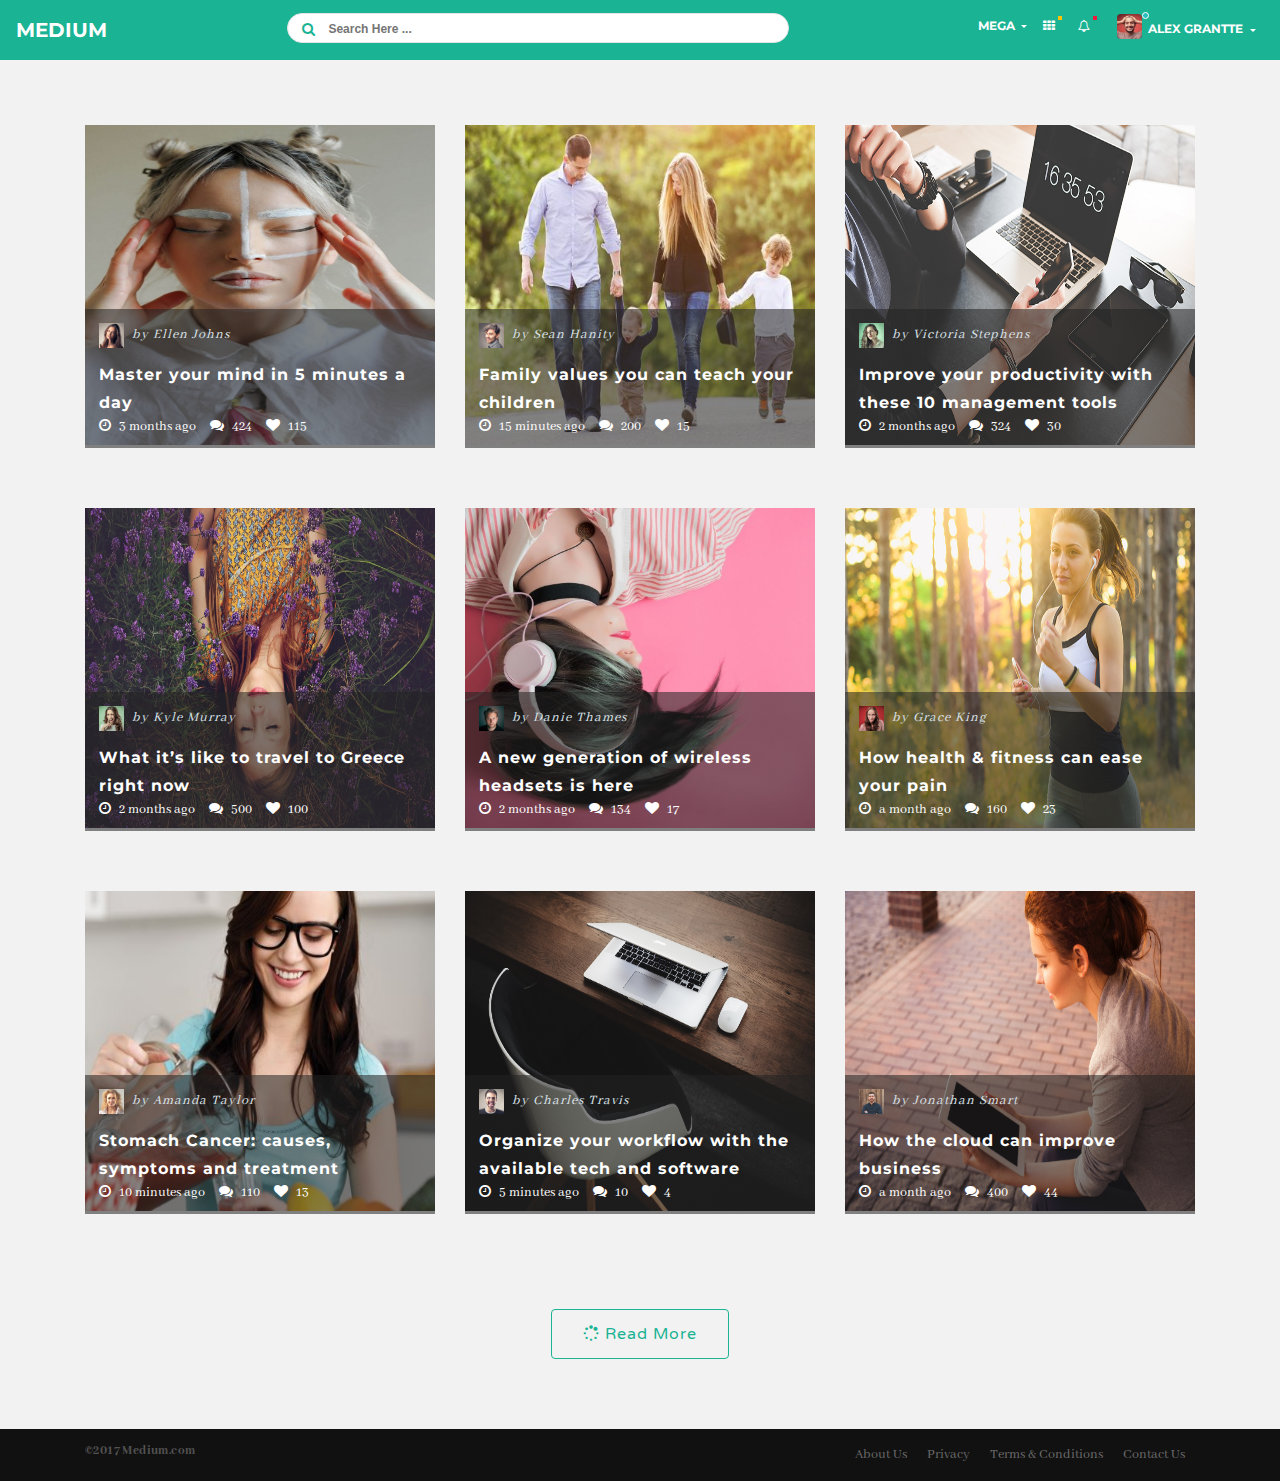
<file: index-3.html>
<!DOCTYPE html>
<html lang="en">
  
<!-- Mirrored from www.themashabrand.com/templates/Masha/Medium/index-3.html by HTTrack Website Copier/3.x [XR&CO'2014], Tue, 02 Apr 2019 15:28:01 GMT -->
<head>

	    <!-- ==============================================
		Title and Meta Tags
		=============================================== -->
		<meta charset="utf-8">
        <meta http-equiv="X-UA-Compatible" content="IE=edge">
        <title>Masha - Medium Social Network Redesigned</title>
        <meta name="viewport" content="width=device-width, initial-scale=1, maximum-scale=1">
		<meta http-equiv="X-UA-Compatible" content="IE=edge">
		<meta name="description" content="Add your business website description here">
        <meta name="keywords" content="Add your, business, website, keywords, here">
        <meta name="author" content="Add your business, website, author here">
		
		<!-- ==============================================
		Favicons
		=============================================== --> 
		<link rel="shortcut icon" href="img/favicons/favicon.html">
		<link rel="apple-touch-icon" href="img/favicons/apple-touch-icon.html">
		<link rel="apple-touch-icon" sizes="72x72" href="img/favicons/apple-touch-icon-72x72.html">
		<link rel="apple-touch-icon" sizes="114x114" href="img/favicons/apple-touch-icon-114x114.html">
		
	    <!-- ==============================================
		CSS
		=============================================== -->
        <!-- Style-->
        <link type="text/css" href="bower_components/bootstrap/dist/css/bootstrap.css" rel="stylesheet" />
        <link type="text/css" href="css/app.css" rel="stylesheet" />
				
		<!-- ==============================================
		Feauture Detection
		=============================================== -->
		<script src="js/modernizr-custom.html"></script>

		<!-- HTML5 shim and Respond.js for IE8 support of HTML5 elements and media queries -->
		<!--[if lt IE 9]>
		  <script src="https://oss.maxcdn.com/html5shiv/3.7.3/html5shiv.min.js"></script>
		  <script src="https://oss.maxcdn.com/respond/1.4.2/respond.min.js"></script>
		<![endif]-->	
		
  </head>

  <body>
  
     <!-- ==============================================
     Navigation Section
     =============================================== -->
	 <nav class="navbar navbar-light navbar-toggleable-sm bg-faded justify-content-between" id="mainNav-2">
	  <button class="navbar-toggler navbar-toggler-right" type="button" data-toggle="collapse" data-target="#collapsingNavbar2">
	   <span class="navbar-toggler-icon"></span>
	  </button>
      <a href="index.html" class="navbar-brand mr-0"> MEDIUM</a>
	  <div class="navbar-collapse collapse justify-content-between" id="collapsingNavbar2">
	   <div><!--placeholder to evenly space flexbox items and center links--></div>
	   <ul class="navbar-nav">
		<!-- Search in right of nav -->
		<li class="nav-item hidden-xs-down">
		 <form class="top_search clearfix">
		  <div class="top_search_con">
		   <input class="s" placeholder="Search Here ..." type="text">
		   <span class="top_search_icon"><i class="fa fa-search"></i></span>
		   <input class="top_search_submit" type="submit">
		  </div>
		 </form>
		</li>
		<!-- Search Ends -->  
	   </ul>
	   <ul class="nav navbar-nav">
			
		<li class="nav-item dropdown hidden-xs mega-menu">
		 <a href="javascript:;" data-toggle="dropdown" class="nav-link dropdown-toggle" aria-expanded="true">Mega </a>
		  <ul class="dropdown-menu dropdown-menu-yamm pull-right">
		   <li>
		   <!-- Content container to add padding -->
		   <div class="yamm-content">
			<div class="row">
			 <div class="col-sm-6 col-md-4 list-unstyled megamenu-list">
			  <h5 class="m-t-0">Description</h5>
			   <p class="text-muted font-13">
				 Medium Redesigned is a fully featured social network template built on top of awesome Bootstrap 4 Alpha 6, modern web technology HTML5, CSS3 and jQuery. It has many ready to use hand crafted components. The theme is fully responsive and easy to customize. The code is super easy to understand and gives power to any developer to turn this theme into real web application.
			   </p>
			 </div><!-- /col-md-3 -->
			 <ul class="col-sm-6 col-md-3 list-unstyled megamenu-list">
			  <li><h5 class="m-t-0">Pages</h5></li>
			  <li><a href="index.html">Home</a></li>
			  <li><a href="index-2.html">Home Page 2</a></li>
			  <li><a href="index-3.html">Home Page 3 </a></li>
			  <li><a href="index-4.html">Home Page 4 </a></li>
			  <li><a href="index-5-sidebar.html">Home Page 5 sidebar <span class="badge badge-danger">New</span></a></li>
			  <li><a href="newsfeed.html">News Feed <span class="badge badge-danger">New</span></a></li>
			 </ul><!-- /ul -->
             <ul class="col-sm-6 col-md-3 list-unstyled megamenu-list">
			  <li><h5 class="m-t-0">&nbsp;</h5></li>
			  <li><a href="profile.html">Profile</a></li>
			  <li><a href="profile-2.html">Profile Page 2</a></li>
			  <li><a href="followers.html">Followers/Following</li>
			  <li><a href="followers-2.html">Followers/Following 2</li>
			 </ul><!-- /ul -->
             <ul class="col-sm-6 col-md-2 list-unstyled megamenu-list">
			  <li><h5 class="m-t-0">&nbsp;</h5></li>
			  <li><a href="post.html">Post Page</li>
			  <li><a href="post-2.html">Post Page 2</li>
			 </ul><!-- /ul -->
            
			</div><!-- /row -->
		   </div><!-- /yam-content -->
		  </li><!-- /li -->
	     </ul><!-- /ul -->
        </li><!-- /li -->
			
		 <li class="nav-item dropdown mega-pills">
		  <a href="#" class="nav-link" data-toggle="dropdown" aria-expanded="true">
		   <i class="fa fa-th"></i> 
		   <span class="label up p-a-0 warn"></span>
		  </a><!-- /nav-link -->
		  <div class="dropdown-menu w-xl pull-right p-a-0">
		   <div class="row no-gutter text-primary-hover">
			<div class="col-xs-4 b-r b-b">
			 <a class="p-a block text-center">
			  <i class="fa fa-files-o text-muted m-v-sm"></i> 
			  <span class="block">Stories</span>
			 </a>
			</div><!-- /col-xs-4 -->
			<div class="col-xs-4 b-r b-b">
			 <a class="p-a block text-center">
			  <i class="fa fa-file-text-o text-muted m-v-sm"></i> 
			  <span class="block">Series</span>
			 </a>
			</div><!-- /col-xs-4 -->
			<div class="col-xs-4 b-b">
			 <a class="p-a block text-center">
			  <i class="fa fa-line-chart text-muted m-v-sm"></i> 
			  <span class="block">Stats</span>
			 </a>
			</div><!-- /col-xs-4 -->
			<div class="col-xs-4 b-r">
			 <a class="p-a block text-center">
			  <i class="fa fa-bookmark-o text-muted m-v-sm"></i> 
			  <span class="block">Bookmarks</span>
			 </a>
			</div><!-- /col-xs-4 -->
			<div class="col-xs-4 b-r">
			 <a class="p-a block text-center">
			  <i class="fa fa-file-archive-o text-muted m-v-sm"></i> 
			  <span class="block">Publications</span>
			 </a>
			</div><!-- /col-xs-4 -->
			<div class="col-xs-4">
			 <a class="p-a block text-center">
			  <i class="fa fa-heart text-muted m-v-sm"></i> 
			  <span class="block">Interests</span>
			 </a>
			</div><!-- /col-xs-4 -->
			 
		   </div>
		  </div>
		 </li><!-- /navbar-item -->		
		
         <li class="nav-item dropdown mega-notification">
		  <a href="#" class="nav-link" data-toggle="dropdown" aria-expanded="true">
		   <i class="fa fa-bell-o"></i>			  
		   <span class="label up p-a-0 danger"></span>
		  </a>
		  <div class="dropdown-menu pull-right w-xl no-bg no-border no-shadow">
		   <div class="scrollable">
		    <ul class="list-group list-group-gap m-a-0">
			 <li class="list-group-item dark-white box-shadow-z0 b">
			  <span class="pull-left m-r">
			   <img src="img/users/3.jpg" alt="..." class="w-40 img-circle">
			  </span> 
			  <span class="clear block">Use awesome <a href="#" class="text-primary">animate.css</a><br>
			   <small class="text-muted">10 minutes ago</small>
			  </span>
			 </li><!-- /list-group-item -->
			 <li class="list-group-item dark-white box-shadow-z0 b">
			  <span class="pull-left m-r">
			   <img src="img/users/5.jpg" alt="..." class="w-40 img-circle">
			  </span> 
			  <span class="clear block">
			   <a href="#" class="text-primary">Kyle</a> Added you as friend<br>
			   <small class="text-muted">2 hours ago</small>
			  </span>
			 </li><!-- /list-group-item -->
			 <li class="list-group-item dark-white text-color box-shadow-z0 b">
			  <span class="pull-left m-r">
			   <img src="img/users/4.jpg" alt="..." class="w-40 img-circle">
			  </span> 
			  <span class="clear block">
			   <a href="#" class="text-primary">Jonathan</a> sent you a message<br>
			   <small class="text-muted">1 day ago</small>
			  </span>
			 </li><!-- /list-group-item -->
			   
			</ul><!-- /list-group -->
		   </div><!-- /scrollable -->
		  </div><!-- /dropdown-menu -->
		 </li><!-- /navbar-item -->
			
		 <li class="nav-item dropdown mega-avatar">
		  <a class="nav-link dropdown-toggle clear" data-toggle="dropdown" aria-expanded="true">
		   <span class="avatar w-32"><img src="img/users/2.jpg" class="w-full rounded" width="25" height="25" alt="..."></span>
		   <i class="mini"></i>
		   <!-- hidden-xs hides the username on small devices so only the image appears. -->
		   <span class="hidden-xs">
			Alex Grantte
		   </span>
		  </a>
		  <div class="dropdown-menu w dropdown-menu-scale pull-right">
		   <a class="dropdown-item" href="#"><span>New Story</span></a> 
		   <a class="dropdown-item" href="#"><span>Become a Member</span></a> 
		   <div class="dropdown-divider"></div>
		   <a class="dropdown-item" href="profile.html"><span>Profile</span></a> 
		   <a class="dropdown-item" href="#"><span>Settings</span></a> 
		   <a class="dropdown-item" href="#">Need help?</a> 
		   <div class="dropdown-divider"></div>
		   <a class="dropdown-item" href="#">Sign out</a>
		  </div>
		 </li><!-- /navbar-item -->		
		 
	   </ul><!-- /navbar-nav -->
	  </div><!-- /navbar-collapse -->
	 </nav><!-- /nav --> 

     <!-- ==============================================
     Posts Section
     =============================================== -->		  
	  
	 <section class="posts-2">
	  <div class="container">
	   <div class="row">
	   
	    <div class="col-sm-4">
		 <div class="blog-row blog-compact blog-compact-sm">
		  <div class="blog-col">
		   <div class="blog-relative blog-hover blog-hover-scale">
		    <div class="blog-image blog-vgradient-black-lg">
		   <div class="overlay">
		     <img class="img-fluid blog-img" src="img/blog/9.jpg" alt="blog image" width="750" height="500">
			</div> 
		    </div>
		    <div class="blog-content">
		     <p class="blog-user"><img class="" src="img/users/9.jpg" alt="..." width="25" height="25"/> &nbsp;<em>by Ellen Johns</em></p>
		     <a href="#">
		      <h5>Master your mind in 5 minutes a day</h5>
		     </a>
		     <div class="blog-detail">
		      <span class="blog-detail-text"><i class="fa fa-clock-o"></i> 3 months ago</span>
		      <span class="blog-detail-text"><i class="fa fa-comments"></i> 424</span>
		      <span class="blog-detail-text"><i class="fa fa-heart"></i> 115</span>
		     </div><!-- /blog-detail -->
		    </div><!-- /blog-content -->
		   </div><!-- /blog-relative -->
		  </div><!-- /blog-col -->
		 </div><!-- /blog-row -->
		</div><!-- /col-sm-4 -->
	   
	    <div class="col-sm-4">
		 <div class="blog-row blog-compact blog-compact-sm">
		  <div class="blog-col">
		   <div class="blog-relative blog-hover blog-hover-scale">
		    <div class="blog-image blog-vgradient-black-lg">
		   <div class="overlay">
		     <img class="img-fluid blog-img" src="img/blog/12.jpg" alt="blog image" width="750" height="500">
			</div> 
		    </div>
		    <div class="blog-content">
		     <p class="blog-user"><img class="" src="img/users/12.jpg" alt="..." width="25" height="25"/> &nbsp;<em>by Sean Hanity</em></p>
		     <a href="#">
		      <h5>Family values you can teach your children</h5>
		     </a>
		     <div class="blog-detail">
		      <span class="blog-detail-text"><i class="fa fa-clock-o"></i> 15 minutes ago</span>
		      <span class="blog-detail-text"><i class="fa fa-comments"></i> 200</span>
		      <span class="blog-detail-text"><i class="fa fa-heart"></i> 15</span>
		     </div><!-- /blog-detail -->
		    </div><!-- /blog-content -->
		   </div><!-- /blog-relative -->
		  </div><!-- /blog-col -->
		 </div><!-- /blog-row -->
		</div><!-- /col-sm-4 -->
	   
	    <div class="col-sm-4">
		 <div class="blog-row blog-compact blog-compact-sm">
		  <div class="blog-col">
		   <div class="blog-relative blog-hover blog-hover-scale">
		    <div class="blog-image blog-vgradient-black-lg">
		   <div class="overlay">
		     <img class="img-fluid blog-img" src="img/blog/6.jpg" alt="blog image" width="750" height="500">
			</div> 
		    </div>
		    <div class="blog-content">
		     <p class="blog-user"><img class="" src="img/users/6.jpg" alt="..." width="25" height="25"/> &nbsp;<em>by Victoria Stephens</em></p>
		     <a href="#">
		      <h5>Improve your productivity with these 10 management tools</h5>
		     </a>
		     <div class="blog-detail">
		      <span class="blog-detail-text"><i class="fa fa-clock-o"></i> 2 months ago</span>
		      <span class="blog-detail-text"><i class="fa fa-comments"></i> 324</span>
		      <span class="blog-detail-text"><i class="fa fa-heart"></i> 30</span>
		     </div><!-- /blog-detail -->
		    </div><!-- /blog-content -->
		   </div><!-- /blog-relative -->
		  </div><!-- /blog-col -->
		 </div><!-- /blog-row -->
		</div><!-- /col-sm-4 -->
	   
	    <div class="col-sm-4">
		 <div class="blog-row blog-compact blog-compact-sm">
		  <div class="blog-col">
		   <div class="blog-relative blog-hover blog-hover-scale">
		    <div class="blog-image blog-vgradient-black-lg">
		   <div class="overlay">
		     <img class="img-fluid blog-img" src="img/blog/5.jpg" alt="blog image" width="750" height="500">
			</div> 
		    </div>
		    <div class="blog-content">
		     <p class="blog-user"><img class="" src="img/users/5.jpg" alt="..." width="25" height="25"/> &nbsp;<em>by Kyle Murray</em></p>
		     <a href="#">
		      <h5>What it’s like to travel to Greece right now</h5>
		     </a>
		     <div class="blog-detail">
		      <span class="blog-detail-text"><i class="fa fa-clock-o"></i> 2 months ago</span>
		      <span class="blog-detail-text"><i class="fa fa-comments"></i> 500</span>
		      <span class="blog-detail-text"><i class="fa fa-heart"></i> 100</span>
		     </div><!-- /blog-detail -->
		    </div><!-- /blog-content -->
		   </div><!-- /blog-relative -->
		  </div><!-- /blog-col -->
		 </div><!-- /blog-row -->
		</div><!-- /col-sm-4 -->
	   
	    <div class="col-sm-4">
		 <div class="blog-row blog-compact blog-compact-sm">
		  <div class="blog-col">
		   <div class="blog-relative blog-hover blog-hover-scale">
		    <div class="blog-image blog-vgradient-black-lg">
		   <div class="overlay">
		     <img class="img-fluid blog-img" src="img/blog/8.jpg" alt="blog image" width="750" height="500">
			</div> 
		    </div>
		    <div class="blog-content">
		     <p class="blog-user"><img class="" src="img/users/8.jpg" alt="..." width="25" height="25"/> &nbsp;<em>by Danie Thames</em></p>
		     <a href="#">
		      <h5>A new generation of wireless headsets is here</h5>
		     </a>
		     <div class="blog-detail">
		      <span class="blog-detail-text"><i class="fa fa-clock-o"></i> 2 months ago</span>
		      <span class="blog-detail-text"><i class="fa fa-comments"></i> 134</span>
		      <span class="blog-detail-text"><i class="fa fa-heart"></i> 17</span>
		     </div><!-- /blog-detail -->
		    </div><!-- /blog-content -->
		   </div><!-- /blog-relative -->
		  </div><!-- /blog-col -->
		 </div><!-- /blog-row -->
		</div><!-- /col-sm-4 -->
	   
	    <div class="col-sm-4">
		 <div class="blog-row blog-compact blog-compact-sm">
		  <div class="blog-col">
		   <div class="blog-relative blog-hover blog-hover-scale">
		    <div class="blog-image blog-vgradient-black-lg">
		   <div class="overlay">
		     <img class="img-fluid blog-img" src="img/blog/7.jpg" alt="blog image" width="750" height="500">
			</div> 
		    </div>
		    <div class="blog-content">
		     <p class="blog-user"><img class="" src="img/users/7.jpg" alt="..." width="25" height="25"/> &nbsp;<em>by Grace King</em></p>
		     <a href="#">
		      <h5>How health & fitness can ease your pain</h5>
		     </a>
		     <div class="blog-detail">
		      <span class="blog-detail-text"><i class="fa fa-clock-o"></i> a month ago</span>
		      <span class="blog-detail-text"><i class="fa fa-comments"></i> 160</span>
		      <span class="blog-detail-text"><i class="fa fa-heart"></i> 23</span>
		     </div><!-- /blog-detail -->
		    </div><!-- /blog-content -->
		   </div><!-- /blog-relative -->
		  </div><!-- /blog-col -->
		 </div><!-- /blog-row -->
		</div><!-- /col-sm-4 -->
	   
	    <div class="col-sm-4">
		 <div class="blog-row blog-compact blog-compact-sm">
		  <div class="blog-col">
		   <div class="blog-relative blog-hover blog-hover-scale">
		    <div class="blog-image blog-vgradient-black-lg">
		   <div class="overlay">
		     <img class="img-fluid blog-img" src="img/blog/11.jpg" alt="blog image" width="750" height="500">
			</div> 
		    </div>
		    <div class="blog-content">
		     <p class="blog-user"><img class="" src="img/users/11.jpg" alt="..." width="25" height="25"/> &nbsp;<em>by Amanda Taylor</em></p>
		     <a href="#">
		      <h5>Stomach Cancer: causes, symptoms and treatment</h5>
		     </a>
		     <div class="blog-detail">
		      <span class="blog-detail-text"><i class="fa fa-clock-o"></i> 10 minutes ago</span>
		      <span class="blog-detail-text"><i class="fa fa-comments"></i> 110</span>
		      <span class="blog-detail-text"><i class="fa fa-heart"></i> 13</span>
		     </div><!-- /blog-detail -->
		    </div><!-- /blog-content -->
		   </div><!-- /blog-relative -->
		  </div><!-- /blog-col -->
		 </div><!-- /blog-row -->
		</div><!-- /col-sm-4 -->
	   
	    <div class="col-sm-4">
		 <div class="blog-row blog-compact blog-compact-sm">
		  <div class="blog-col">
		   <div class="blog-relative blog-hover blog-hover-scale">
		    <div class="blog-image blog-vgradient-black-lg">
		   <div class="overlay">
		     <img class="img-fluid blog-img" src="img/blog/10.jpg" alt="blog image" width="750" height="500">
			</div> 
		    </div>
		    <div class="blog-content">
		     <p class="blog-user"><img class="" src="img/users/10.jpg" alt="..." width="25" height="25"/> &nbsp;<em>by Charles Travis</em></p>
		     <a href="#">
		      <h5>Organize your workflow with the available tech and software</h5>
		     </a>
		     <div class="blog-detail">
		      <span class="blog-detail-text"><i class="fa fa-clock-o"></i> 5 minutes ago</span>
		      <span class="blog-detail-text"><i class="fa fa-comments"></i> 10</span>
		      <span class="blog-detail-text"><i class="fa fa-heart"></i> 4</span>
		     </div><!-- /blog-detail -->
		    </div><!-- /blog-content -->
		   </div><!-- /blog-relative -->
		  </div><!-- /blog-col -->
		 </div><!-- /blog-row -->
		</div><!-- /col-sm-4 -->
	   
	    <div class="col-sm-4">
		 <div class="blog-row blog-compact blog-compact-sm">
		  <div class="blog-col">
		   <div class="blog-relative blog-hover blog-hover-scale">
		    <div class="blog-image blog-vgradient-black-lg">
		   <div class="overlay">
		     <img class="img-fluid blog-img" src="img/blog/4.jpg" alt="blog image" width="750" height="500">
			</div> 
		    </div>
		    <div class="blog-content">
		     <p class="blog-user"><img class="" src="img/users/4.jpg" alt="..." width="25" height="25"/> &nbsp;<em>by Jonathan Smart</em></p>
		     <a href="#">
		      <h5>How the cloud can improve business</h5>
		     </a>
		     <div class="blog-detail">
		      <span class="blog-detail-text"><i class="fa fa-clock-o"></i> a month ago</span>
		      <span class="blog-detail-text"><i class="fa fa-comments"></i> 400</span>
		      <span class="blog-detail-text"><i class="fa fa-heart"></i> 44</span>
		     </div><!-- /blog-detail -->
		    </div><!-- /blog-content -->
		   </div><!-- /blog-relative -->
		  </div><!-- /blog-col -->
		 </div><!-- /blog-row -->
		</div><!-- /col-sm-4 -->
	   
	   </div><!-- /.row -->
	  </div><!-- /.container -->
     </section><!-- /.section -->
	 
	 <!-- ==============================================
	 More Section
	 =============================================== -->		  
	 <section class="more" style="background: #f2f2f2 !important; padding-top: 10px;">
	  <div class="container">
	   <div class="row">
	    <div class="col-lg-8 offset-md-2">
		 <a href="#" class="kafe-btn kafe-btn-default"><i class="fa fa-spinner"></i> Read More</a>
		</div><!-- /.col-lg-8 -->
	   </div><!-- /.row -->
	  </div><!-- /container -->
	 </section><!-- /w -->		 
	
     <!-- ==============================================
     Footer Section
     =============================================== -->	
     <footer class="bottom-footer">
	  <div class="container">
	   <p><span>©2017 Medium.com</span></p>			
		 
	   <ul id="menu-footer-menu">
	    <li>
	     <a href="#">About Us</a>
	    </li><!-- /li -->
	    <li>
	     <a href="#">Privacy</a>
	    </li><!-- /li -->
		<li>
		 <a href="#">Terms & Conditions</a>
		</li><!-- /li -->
		<li>
		 <a href="#">Contact Us</a>
		</li><!-- /li -->
	   </ul><!-- /ul -->	
	   
	  </div><!-- /container -->
     </footer><!-- /footer -->
	 
     <a id="scrollup">Scroll</a>
	 
     <!-- ==============================================
	 Scripts
	 =============================================== -->
	<script src="bower_components/jquery/dist/jquery.js"></script>
	<script src="bower_components/tether/dist/js/tether.min.js"></script>
	<script src="bower_components/bootstrap/dist/js/bootstrap.js"></script>
	<script src="js/medium.js"></script>

  </body>

<!-- Mirrored from www.themashabrand.com/templates/Masha/Medium/index-3.html by HTTrack Website Copier/3.x [XR&CO'2014], Tue, 02 Apr 2019 15:28:01 GMT -->
</html>
</file>
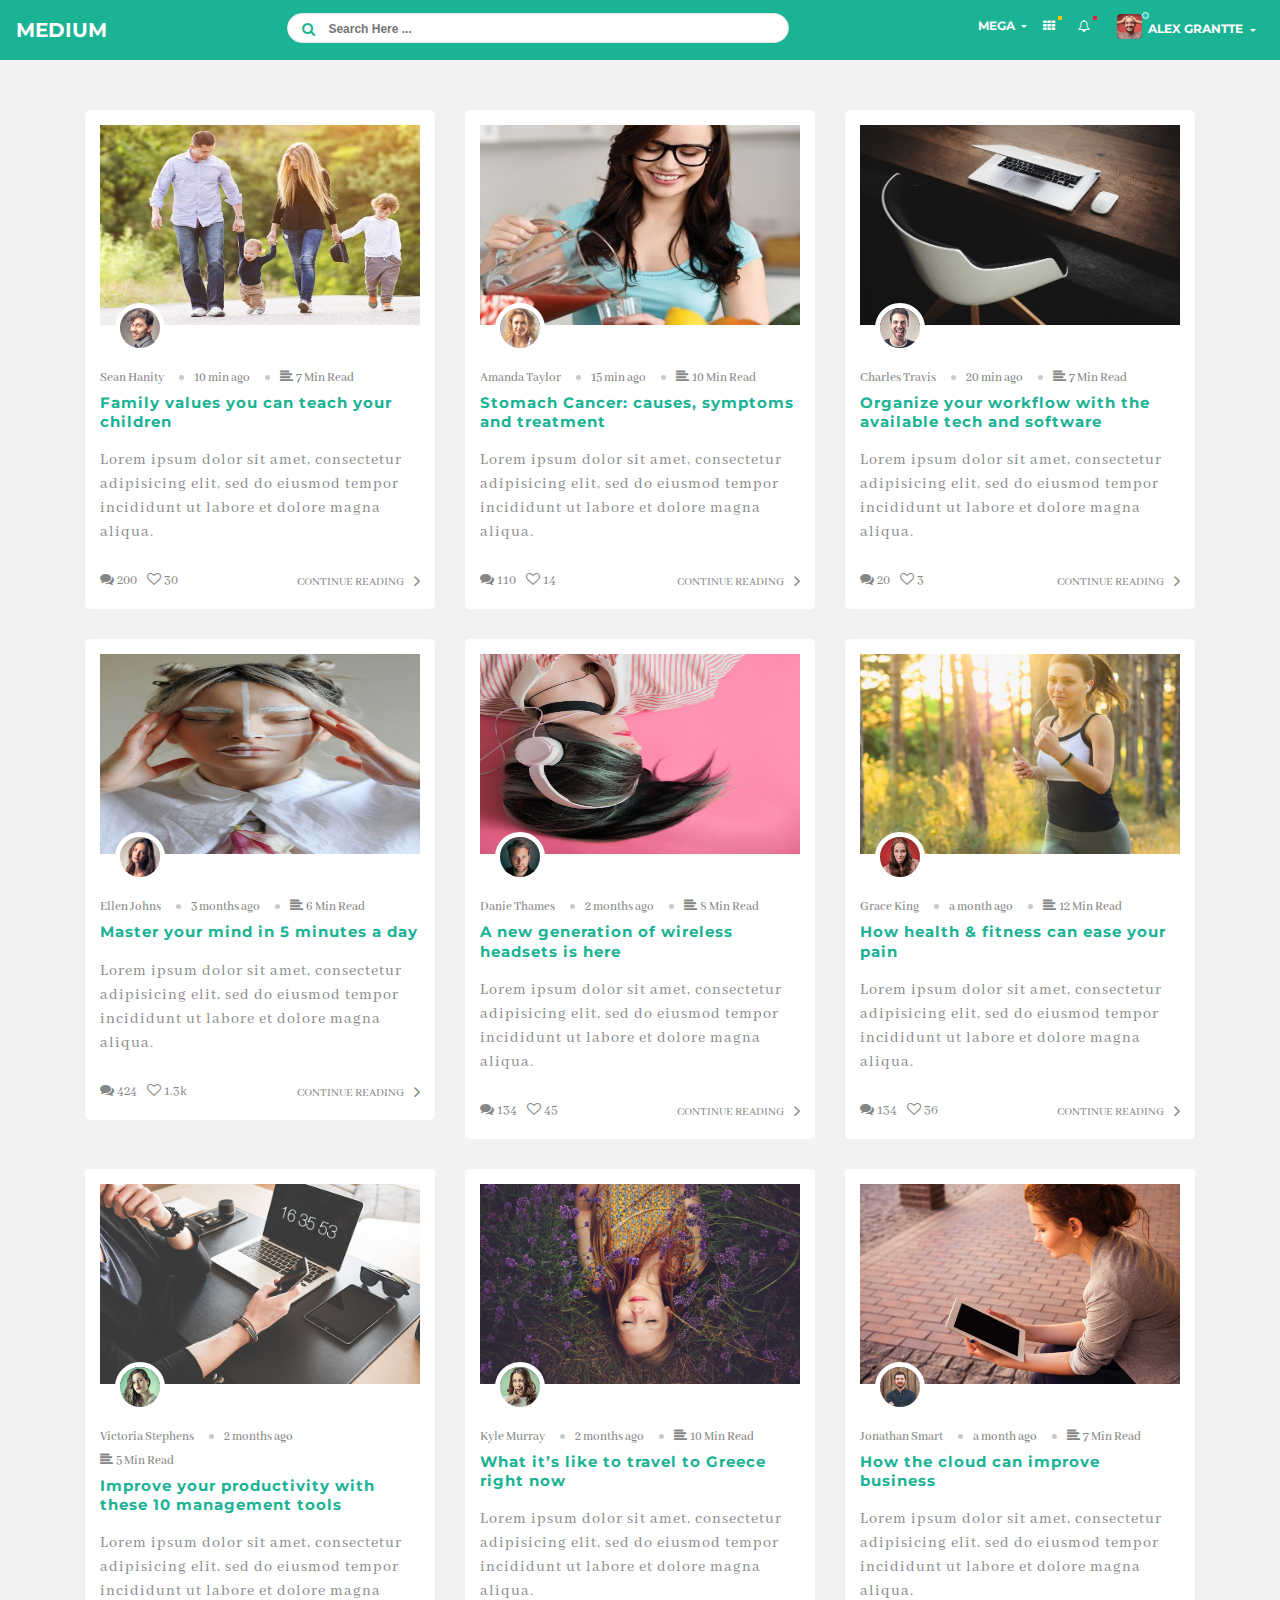
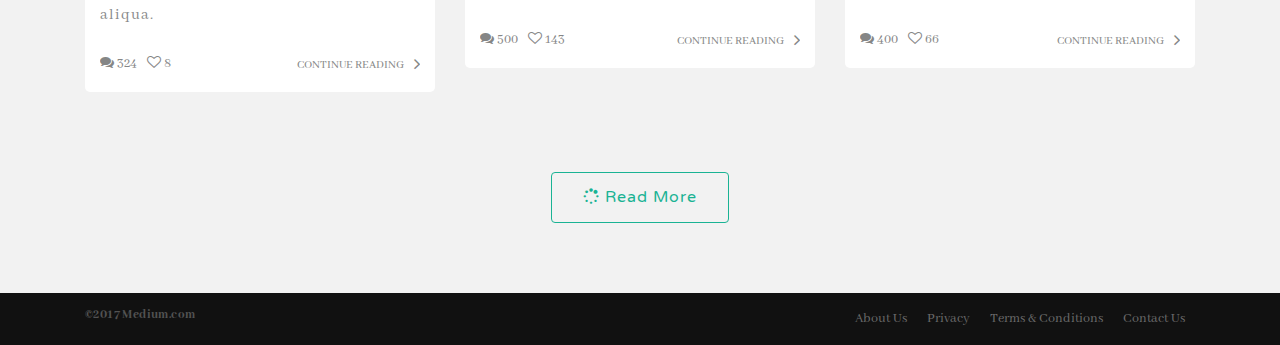
<file: index-4.html>
<!DOCTYPE html>
<html lang="en">
  
<!-- Mirrored from www.themashabrand.com/templates/Masha/Medium/index-4.html by HTTrack Website Copier/3.x [XR&CO'2014], Tue, 02 Apr 2019 15:28:01 GMT -->
<head>

	    <!-- ==============================================
		Title and Meta Tags
		=============================================== -->
		<meta charset="utf-8">
        <meta http-equiv="X-UA-Compatible" content="IE=edge">
        <title>Masha - Medium Social Network Redesigned</title>
        <meta name="viewport" content="width=device-width, initial-scale=1, maximum-scale=1">
		<meta http-equiv="X-UA-Compatible" content="IE=edge">
		<meta name="description" content="Add your business website description here">
        <meta name="keywords" content="Add your, business, website, keywords, here">
        <meta name="author" content="Add your business, website, author here">
		
		<!-- ==============================================
		Favicons
		=============================================== --> 
		<link rel="shortcut icon" href="img/favicons/favicon.html">
		<link rel="apple-touch-icon" href="img/favicons/apple-touch-icon.html">
		<link rel="apple-touch-icon" sizes="72x72" href="img/favicons/apple-touch-icon-72x72.html">
		<link rel="apple-touch-icon" sizes="114x114" href="img/favicons/apple-touch-icon-114x114.html">
		
	    <!-- ==============================================
		CSS
		=============================================== -->
        <!-- Style-->
        <link type="text/css" href="bower_components/bootstrap/dist/css/bootstrap.css" rel="stylesheet" />
        <link type="text/css" href="css/app.css" rel="stylesheet" />
				
		<!-- ==============================================
		Feauture Detection
		=============================================== -->
		<script src="js/modernizr-custom.html"></script>

		<!-- HTML5 shim and Respond.js for IE8 support of HTML5 elements and media queries -->
		<!--[if lt IE 9]>
		  <script src="https://oss.maxcdn.com/html5shiv/3.7.3/html5shiv.min.js"></script>
		  <script src="https://oss.maxcdn.com/respond/1.4.2/respond.min.js"></script>
		<![endif]-->	
		
  </head>

  <body>
  
     <!-- ==============================================
     Navigation Section
     =============================================== -->
	 <nav class="navbar navbar-light navbar-toggleable-sm bg-faded justify-content-between" id="mainNav-2">
	  <button class="navbar-toggler navbar-toggler-right" type="button" data-toggle="collapse" data-target="#collapsingNavbar2">
	   <span class="navbar-toggler-icon"></span>
	  </button>
      <a href="index.html" class="navbar-brand mr-0"> MEDIUM</a>
	  <div class="navbar-collapse collapse justify-content-between" id="collapsingNavbar2">
	   <div><!--placeholder to evenly space flexbox items and center links--></div>
	   <ul class="navbar-nav">
		<!-- Search in right of nav -->
		<li class="nav-item hidden-xs-down">
		 <form class="top_search clearfix">
		  <div class="top_search_con">
		   <input class="s" placeholder="Search Here ..." type="text">
		   <span class="top_search_icon"><i class="fa fa-search"></i></span>
		   <input class="top_search_submit" type="submit">
		  </div>
		 </form>
		</li>
		<!-- Search Ends -->  
	   </ul>
	   <ul class="nav navbar-nav">
			
		<li class="nav-item dropdown hidden-xs mega-menu">
		 <a href="javascript:;" data-toggle="dropdown" class="nav-link dropdown-toggle" aria-expanded="true">Mega </a>
		  <ul class="dropdown-menu dropdown-menu-yamm pull-right">
		   <li>
		   <!-- Content container to add padding -->
		   <div class="yamm-content">
			<div class="row">
			 <div class="col-sm-6 col-md-4 list-unstyled megamenu-list">
			  <h5 class="m-t-0">Description</h5>
			   <p class="text-muted font-13">
				 Medium Redesigned is a fully featured social network template built on top of awesome Bootstrap 4 Alpha 6, modern web technology HTML5, CSS3 and jQuery. It has many ready to use hand crafted components. The theme is fully responsive and easy to customize. The code is super easy to understand and gives power to any developer to turn this theme into real web application.
			   </p>
			 </div><!-- /col-md-3 -->
			 <ul class="col-sm-6 col-md-3 list-unstyled megamenu-list">
			  <li><h5 class="m-t-0">Pages</h5></li>
			  <li><a href="index.html">Home</a></li>
			  <li><a href="index-2.html">Home Page 2</a></li>
			  <li><a href="index-3.html">Home Page 3 </a></li>
			  <li><a href="index-4.html">Home Page 4 </a></li>
			  <li><a href="index-5-sidebar.html">Home Page 5 sidebar <span class="badge badge-danger">New</span></a></li>
			  <li><a href="newsfeed.html">News Feed <span class="badge badge-danger">New</span></a></li>
			 </ul><!-- /ul -->
             <ul class="col-sm-6 col-md-3 list-unstyled megamenu-list">
			  <li><h5 class="m-t-0">&nbsp;</h5></li>
			  <li><a href="profile.html">Profile</a></li>
			  <li><a href="profile-2.html">Profile Page 2</a></li>
			  <li><a href="followers.html">Followers/Following</li>
			  <li><a href="followers-2.html">Followers/Following 2</li>
			 </ul><!-- /ul -->
             <ul class="col-sm-6 col-md-2 list-unstyled megamenu-list">
			  <li><h5 class="m-t-0">&nbsp;</h5></li>
			  <li><a href="post.html">Post Page</li>
			  <li><a href="post-2.html">Post Page 2</li>
			 </ul><!-- /ul -->
            
			</div><!-- /row -->
		   </div><!-- /yam-content -->
		  </li><!-- /li -->
	     </ul><!-- /ul -->
        </li><!-- /li -->
			
		 <li class="nav-item dropdown mega-pills">
		  <a href="#" class="nav-link" data-toggle="dropdown" aria-expanded="true">
		   <i class="fa fa-th"></i> 
		   <span class="label up p-a-0 warn"></span>
		  </a><!-- /nav-link -->
		  <div class="dropdown-menu w-xl pull-right p-a-0">
		   <div class="row no-gutter text-primary-hover">
			<div class="col-xs-4 b-r b-b">
			 <a class="p-a block text-center">
			  <i class="fa fa-files-o text-muted m-v-sm"></i> 
			  <span class="block">Stories</span>
			 </a>
			</div><!-- /col-xs-4 -->
			<div class="col-xs-4 b-r b-b">
			 <a class="p-a block text-center">
			  <i class="fa fa-file-text-o text-muted m-v-sm"></i> 
			  <span class="block">Series</span>
			 </a>
			</div><!-- /col-xs-4 -->
			<div class="col-xs-4 b-b">
			 <a class="p-a block text-center">
			  <i class="fa fa-line-chart text-muted m-v-sm"></i> 
			  <span class="block">Stats</span>
			 </a>
			</div><!-- /col-xs-4 -->
			<div class="col-xs-4 b-r">
			 <a class="p-a block text-center">
			  <i class="fa fa-bookmark-o text-muted m-v-sm"></i> 
			  <span class="block">Bookmarks</span>
			 </a>
			</div><!-- /col-xs-4 -->
			<div class="col-xs-4 b-r">
			 <a class="p-a block text-center">
			  <i class="fa fa-file-archive-o text-muted m-v-sm"></i> 
			  <span class="block">Publications</span>
			 </a>
			</div><!-- /col-xs-4 -->
			<div class="col-xs-4">
			 <a class="p-a block text-center">
			  <i class="fa fa-heart text-muted m-v-sm"></i> 
			  <span class="block">Interests</span>
			 </a>
			</div><!-- /col-xs-4 -->
			 
		   </div>
		  </div>
		 </li><!-- /navbar-item -->		
		
         <li class="nav-item dropdown mega-notification">
		  <a href="#" class="nav-link" data-toggle="dropdown" aria-expanded="true">
		   <i class="fa fa-bell-o"></i>			  
		   <span class="label up p-a-0 danger"></span>
		  </a>
		  <div class="dropdown-menu pull-right w-xl no-bg no-border no-shadow">
		   <div class="scrollable">
		    <ul class="list-group list-group-gap m-a-0">
			 <li class="list-group-item dark-white box-shadow-z0 b">
			  <span class="pull-left m-r">
			   <img src="img/users/3.jpg" alt="..." class="w-40 img-circle">
			  </span> 
			  <span class="clear block">Use awesome <a href="#" class="text-primary">animate.css</a><br>
			   <small class="text-muted">10 minutes ago</small>
			  </span>
			 </li><!-- /list-group-item -->
			 <li class="list-group-item dark-white box-shadow-z0 b">
			  <span class="pull-left m-r">
			   <img src="img/users/5.jpg" alt="..." class="w-40 img-circle">
			  </span> 
			  <span class="clear block">
			   <a href="#" class="text-primary">Kyle</a> Added you as friend<br>
			   <small class="text-muted">2 hours ago</small>
			  </span>
			 </li><!-- /list-group-item -->
			 <li class="list-group-item dark-white text-color box-shadow-z0 b">
			  <span class="pull-left m-r">
			   <img src="img/users/4.jpg" alt="..." class="w-40 img-circle">
			  </span> 
			  <span class="clear block">
			   <a href="#" class="text-primary">Jonathan</a> sent you a message<br>
			   <small class="text-muted">1 day ago</small>
			  </span>
			 </li><!-- /list-group-item -->
			   
			</ul><!-- /list-group -->
		   </div><!-- /scrollable -->
		  </div><!-- /dropdown-menu -->
		 </li><!-- /navbar-item -->
			
		 <li class="nav-item dropdown mega-avatar">
		  <a class="nav-link dropdown-toggle clear" data-toggle="dropdown" aria-expanded="true">
		   <span class="avatar w-32"><img src="img/users/2.jpg" class="w-full rounded" width="25" height="25" alt="..."></span>
		   <i class="mini"></i>
		   <!-- hidden-xs hides the username on small devices so only the image appears. -->
		   <span class="hidden-xs">
			Alex Grantte
		   </span>
		  </a>
		  <div class="dropdown-menu w dropdown-menu-scale pull-right">
		   <a class="dropdown-item" href="#"><span>New Story</span></a> 
		   <a class="dropdown-item" href="#"><span>Become a Member</span></a> 
		   <div class="dropdown-divider"></div>
		   <a class="dropdown-item" href="profile.html"><span>Profile</span></a> 
		   <a class="dropdown-item" href="#"><span>Settings</span></a> 
		   <a class="dropdown-item" href="#">Need help?</a> 
		   <div class="dropdown-divider"></div>
		   <a class="dropdown-item" href="#">Sign out</a>
		  </div>
		 </li><!-- /navbar-item -->		
		 
	   </ul><!-- /navbar-nav -->
	  </div><!-- /navbar-collapse -->
	 </nav><!-- /nav --> 

     <!-- ==============================================
     Posts Section
     =============================================== -->		  
	  
	 <section class="posts-2">
	  <div class="container">
	   <div class="row">
	   
	    <div class="col-sm-4">
		 <div class="tr-section">
		  <div class="tr-post">
		   <div class="entry-header">
		    <div class="entry-thumbnail">
		     <a href="#"><img class="img-fluid" src="img/blog/12.jpg" alt="Image"></a>
		    </div><!-- /entry-thumbnail -->
	       </div><!-- /entry-header -->
		   <div class="post-content">
		    <div class="author-post">
		     <a href="#"><img class="img-fluid rounded-circle" src="img/users/12.jpg" alt="Image"></a>
		    </div><!-- /author -->
		    <div class="entry-meta">
		     <ul>
			  <li><a href="#">Sean Hanity</a></li>
			  <li>10 min ago</li>
			  <li><i class="fa fa-align-left"></i>&nbsp;7 Min Read</li>
		     </ul>
			</div><!-- /.entry-meta -->
			<h2><a href="#" class="entry-title">Family values you can teach your children</a></h2>
			<p>Lorem ipsum dolor sit amet, consectetur adipisicing elit, sed do eiusmod tempor incididunt ut labore et dolore magna aliqua.</p>
			<div class="read-more">
		     <div class="feed pull-left">
			  <ul>
			  <li><i class="fa fa-comments"></i>200</li>&nbsp;
			  <li><i class="fa fa-heart-o"></i>30</li>
			  </ul>	
		     </div><!-- /feed -->
			 <div class="continue-reading pull-right">
			  <a href="#">Continue Reading <i class="fa fa-angle-right"></i></a>
			 </div><!-- /continue-reading -->
			</div><!-- /read-more -->											
		   </div><!-- /.post-content -->									
		  </div><!-- /.tr-post -->	
	     </div><!-- /.tr-post -->	
		</div><!-- /col-sm-4 -->
	   
	    <div class="col-sm-4">
		 <div class="tr-section">
		  <div class="tr-post">
		   <div class="entry-header">
		    <div class="entry-thumbnail">
		     <a href="#"><img class="img-fluid" src="img/blog/11.jpg" alt="Image"></a>
		    </div><!-- /entry-thumbnail -->
	       </div><!-- /entry-header -->
		   <div class="post-content">
		    <div class="author-post">
		     <a href="#"><img class="img-fluid rounded-circle" src="img/users/11.jpg" alt="Image"></a>
		    </div><!-- /author -->
		    <div class="entry-meta">
		     <ul>
			  <li><a href="#">Amanda Taylor</a></li>
			  <li>15 min ago</li>
			  <li><i class="fa fa-align-left"></i>&nbsp;10 Min Read</li>
		     </ul>
			</div><!-- /.entry-meta -->
			<h2><a href="#" class="entry-title">Stomach Cancer: causes, symptoms and treatment</a></h2>
			<p>Lorem ipsum dolor sit amet, consectetur adipisicing elit, sed do eiusmod tempor incididunt ut labore et dolore magna aliqua.</p>
			<div class="read-more">
		     <div class="feed pull-left">
			  <ul>
			  <li><i class="fa fa-comments"></i>110</li>&nbsp;
			  <li><i class="fa fa-heart-o"></i>14</li>
			  </ul>	
		     </div><!-- /feed -->
			 <div class="continue-reading pull-right">
			  <a href="#">Continue Reading <i class="fa fa-angle-right"></i></a>
			 </div><!-- /continue-reading -->
			</div><!-- /read-more -->											
		   </div><!-- /.post-content -->									
		  </div><!-- /.tr-post -->	
	     </div><!-- /.tr-post -->	
		</div><!-- /col-sm-4 -->
	   
	    <div class="col-sm-4">
		 <div class="tr-section">
		  <div class="tr-post">
		   <div class="entry-header">
		    <div class="entry-thumbnail">
		     <a href="#"><img class="img-fluid" src="img/blog/10.jpg" alt="Image"></a>
		    </div><!-- /entry-thumbnail -->
	       </div><!-- /entry-header -->
		   <div class="post-content">
		    <div class="author-post">
		     <a href="#"><img class="img-fluid rounded-circle" src="img/users/10.jpg" alt="Image"></a>
		    </div><!-- /author -->
		    <div class="entry-meta">
		     <ul>
			  <li><a href="#">Charles Travis</a></li>
			  <li>20 min ago</li>
			  <li><i class="fa fa-align-left"></i>&nbsp;7 Min Read</li>
		     </ul>
			</div><!-- /.entry-meta -->
			<h2><a href="#" class="entry-title">Organize your workflow with the available tech and software</a></h2>
			<p>Lorem ipsum dolor sit amet, consectetur adipisicing elit, sed do eiusmod tempor incididunt ut labore et dolore magna aliqua.</p>
			<div class="read-more">
		     <div class="feed pull-left">
			  <ul>
			  <li><i class="fa fa-comments"></i>20</li>&nbsp;
			  <li><i class="fa fa-heart-o"></i>3</li>
			  </ul>	
		     </div><!-- /feed -->
			 <div class="continue-reading pull-right">
			  <a href="#">Continue Reading <i class="fa fa-angle-right"></i></a>
			 </div><!-- /continue-reading -->
			</div><!-- /read-more -->											
		   </div><!-- /.post-content -->									
		  </div><!-- /.tr-post -->	
	     </div><!-- /.tr-post -->	
		</div><!-- /col-sm-4 -->
	   
	    <div class="col-sm-4">
		 <div class="tr-section">
		  <div class="tr-post">
		   <div class="entry-header">
		    <div class="entry-thumbnail">
		     <a href="#"><img class="img-fluid" src="img/blog/9.jpg" alt="Image"></a>
		    </div><!-- /entry-thumbnail -->
	       </div><!-- /entry-header -->
		   <div class="post-content">
		    <div class="author-post">
		     <a href="#"><img class="img-fluid rounded-circle" src="img/users/9.jpg" alt="Image"></a>
		    </div><!-- /author -->
		    <div class="entry-meta">
		     <ul>
			  <li><a href="#">Ellen Johns</a></li>
			  <li>3 months ago</li>
			  <li><i class="fa fa-align-left"></i>&nbsp;6 Min Read</li>
		     </ul>
			</div><!-- /.entry-meta -->
			<h2><a href="#" class="entry-title">Master your mind in 5 minutes a day</a></h2>
			<p>Lorem ipsum dolor sit amet, consectetur adipisicing elit, sed do eiusmod tempor incididunt ut labore et dolore magna aliqua.</p>
			<div class="read-more">
		     <div class="feed pull-left">
			  <ul>
			  <li><i class="fa fa-comments"></i>424</li>&nbsp;
			  <li><i class="fa fa-heart-o"></i>1.3k</li>
			  </ul>	
		     </div><!-- /feed -->
			 <div class="continue-reading pull-right">
			  <a href="#">Continue Reading <i class="fa fa-angle-right"></i></a>
			 </div><!-- /continue-reading -->
			</div><!-- /read-more -->											
		   </div><!-- /.post-content -->									
		  </div><!-- /.tr-post -->	
	     </div><!-- /.tr-post -->	
		</div><!-- /col-sm-4 -->
	   
	    <div class="col-sm-4">
		 <div class="tr-section">
		  <div class="tr-post">
		   <div class="entry-header">
		    <div class="entry-thumbnail">
		     <a href="#"><img class="img-fluid" src="img/blog/8.jpg" alt="Image"></a>
		    </div><!-- /entry-thumbnail -->
	       </div><!-- /entry-header -->
		   <div class="post-content">
		    <div class="author-post">
		     <a href="#"><img class="img-fluid rounded-circle" src="img/users/8.jpg" alt="Image"></a>
		    </div><!-- /author -->
		    <div class="entry-meta">
		     <ul>
			  <li><a href="#">Danie Thames</a></li>
			  <li>2 months ago</li>
			  <li><i class="fa fa-align-left"></i>&nbsp;8 Min Read</li>
		     </ul>
			</div><!-- /.entry-meta -->
			<h2><a href="#" class="entry-title">A new generation of wireless headsets is here</a></h2>
			<p>Lorem ipsum dolor sit amet, consectetur adipisicing elit, sed do eiusmod tempor incididunt ut labore et dolore magna aliqua.</p>
			<div class="read-more">
		     <div class="feed pull-left">
			  <ul>
			  <li><i class="fa fa-comments"></i>134</li>&nbsp;
			  <li><i class="fa fa-heart-o"></i>45</li>
			  </ul>	
		     </div><!-- /feed -->
			 <div class="continue-reading pull-right">
			  <a href="#">Continue Reading <i class="fa fa-angle-right"></i></a>
			 </div><!-- /continue-reading -->
			</div><!-- /read-more -->											
		   </div><!-- /.post-content -->									
		  </div><!-- /.tr-post -->	
	     </div><!-- /.tr-post -->	
		</div><!-- /col-sm-4 -->
	   
	    <div class="col-sm-4">
		 <div class="tr-section">
		  <div class="tr-post">
		   <div class="entry-header">
		    <div class="entry-thumbnail">
		     <a href="#"><img class="img-fluid" src="img/blog/7.jpg" alt="Image"></a>
		    </div><!-- /entry-thumbnail -->
	       </div><!-- /entry-header -->
		   <div class="post-content">
		    <div class="author-post">
		     <a href="#"><img class="img-fluid rounded-circle" src="img/users/7.jpg" alt="Image"></a>
		    </div><!-- /author -->
		    <div class="entry-meta">
		     <ul>
			  <li><a href="#">Grace King</a></li>
			  <li>a month ago</li>
			  <li><i class="fa fa-align-left"></i>&nbsp;12 Min Read</li>
		     </ul>
			</div><!-- /.entry-meta -->
			<h2><a href="#" class="entry-title">How health & fitness can ease your pain</a></h2>
			<p>Lorem ipsum dolor sit amet, consectetur adipisicing elit, sed do eiusmod tempor incididunt ut labore et dolore magna aliqua.</p>
			<div class="read-more">
		     <div class="feed pull-left">
			  <ul>
			  <li><i class="fa fa-comments"></i>134</li>&nbsp;
			  <li><i class="fa fa-heart-o"></i>36</li>
			  </ul>	
		     </div><!-- /feed -->
			 <div class="continue-reading pull-right">
			  <a href="#">Continue Reading <i class="fa fa-angle-right"></i></a>
			 </div><!-- /continue-reading -->
			</div><!-- /read-more -->											
		   </div><!-- /.post-content -->									
		  </div><!-- /.tr-post -->	
	     </div><!-- /.tr-post -->	
		</div><!-- /col-sm-4 -->
	   
	    <div class="col-sm-4">
		 <div class="tr-section">
		  <div class="tr-post">
		   <div class="entry-header">
		    <div class="entry-thumbnail">
		     <a href="#"><img class="img-fluid" src="img/blog/6.jpg" alt="Image"></a>
		    </div><!-- /entry-thumbnail -->
	       </div><!-- /entry-header -->
		   <div class="post-content">
		    <div class="author-post">
		     <a href="#"><img class="img-fluid rounded-circle" src="img/users/6.jpg" alt="Image"></a>
		    </div><!-- /author -->
		    <div class="entry-meta">
		     <ul>
			  <li><a href="#">Victoria Stephens</a></li>
			  <li>2 months ago</li>
			  <li><i class="fa fa-align-left"></i>&nbsp;5 Min Read</li>
		     </ul>
			</div><!-- /.entry-meta -->
			<h2><a href="#" class="entry-title">Improve your productivity with these 10 management tools</a></h2>
			<p>Lorem ipsum dolor sit amet, consectetur adipisicing elit, sed do eiusmod tempor incididunt ut labore et dolore magna aliqua.</p>
			<div class="read-more">
		     <div class="feed pull-left">
			  <ul>
			  <li><i class="fa fa-comments"></i>324</li>&nbsp;
			  <li><i class="fa fa-heart-o"></i>8</li>
			  </ul>	
		     </div><!-- /feed -->
			 <div class="continue-reading pull-right">
			  <a href="#">Continue Reading <i class="fa fa-angle-right"></i></a>
			 </div><!-- /continue-reading -->
			</div><!-- /read-more -->											
		   </div><!-- /.post-content -->									
		  </div><!-- /.tr-post -->	
	     </div><!-- /.tr-post -->	
		</div><!-- /col-sm-4 -->
	   
	    <div class="col-sm-4">
		 <div class="tr-section">
		  <div class="tr-post">
		   <div class="entry-header">
		    <div class="entry-thumbnail">
		     <a href="#"><img class="img-fluid" src="img/blog/5.jpg" alt="Image"></a>
		    </div><!-- /entry-thumbnail -->
	       </div><!-- /entry-header -->
		   <div class="post-content">
		    <div class="author-post">
		     <a href="#"><img class="img-fluid rounded-circle" src="img/users/5.jpg" alt="Image"></a>
		    </div><!-- /author -->
		    <div class="entry-meta">
		     <ul>
			  <li><a href="#">Kyle Murray</a></li>
			  <li>2 months ago</li>
			  <li><i class="fa fa-align-left"></i>&nbsp;10 Min Read</li>
		     </ul>
			</div><!-- /.entry-meta -->
			<h2><a href="#" class="entry-title">What it’s like to travel to Greece right now</a></h2>
			<p>Lorem ipsum dolor sit amet, consectetur adipisicing elit, sed do eiusmod tempor incididunt ut labore et dolore magna aliqua.</p>
			<div class="read-more">
		     <div class="feed pull-left">
			  <ul>
			  <li><i class="fa fa-comments"></i>500</li>&nbsp;
			  <li><i class="fa fa-heart-o"></i>143</li>
			  </ul>	
		     </div><!-- /feed -->
			 <div class="continue-reading pull-right">
			  <a href="#">Continue Reading <i class="fa fa-angle-right"></i></a>
			 </div><!-- /continue-reading -->
			</div><!-- /read-more -->											
		   </div><!-- /.post-content -->									
		  </div><!-- /.tr-post -->	
	     </div><!-- /.tr-post -->	
		</div><!-- /col-sm-4 -->
	   
	    <div class="col-sm-4">
		 <div class="tr-section">
		  <div class="tr-post">
		   <div class="entry-header">
		    <div class="entry-thumbnail">
		     <a href="#"><img class="img-fluid" src="img/blog/4.jpg" alt="Image"></a>
		    </div><!-- /entry-thumbnail -->
	       </div><!-- /entry-header -->
		   <div class="post-content">
		    <div class="author-post">
		     <a href="#"><img class="img-fluid rounded-circle" src="img/users/4.jpg" alt="Image"></a>
		    </div><!-- /author -->
		    <div class="entry-meta">
		     <ul>
			  <li><a href="#">Jonathan Smart</a></li>
			  <li>a month ago</li>
			  <li><i class="fa fa-align-left"></i>&nbsp;7 Min Read</li>
		     </ul>
			</div><!-- /.entry-meta -->
			<h2><a href="#" class="entry-title">How the cloud can improve business</a></h2>
			<p>Lorem ipsum dolor sit amet, consectetur adipisicing elit, sed do eiusmod tempor incididunt ut labore et dolore magna aliqua.</p>
			<div class="read-more">
		     <div class="feed pull-left">
			  <ul>
			  <li><i class="fa fa-comments"></i>400</li>&nbsp;
			  <li><i class="fa fa-heart-o"></i>66</li>
			  </ul>	
		     </div><!-- /feed -->
			 <div class="continue-reading pull-right">
			  <a href="#">Continue Reading <i class="fa fa-angle-right"></i></a>
			 </div><!-- /continue-reading -->
			</div><!-- /read-more -->											
		   </div><!-- /.post-content -->									
		  </div><!-- /.tr-post -->	
	     </div><!-- /.tr-post -->	
		</div><!-- /col-sm-4 -->
	   
	   </div><!-- /.row -->
	  </div><!-- /.container -->
     </section><!-- /.section -->
	 
	 <!-- ==============================================
	 More Section
	 =============================================== -->		  
	 <section class="more" style="background: #f2f2f2 !important; padding-top: 10px;">
	  <div class="container">
	   <div class="row">
	    <div class="col-lg-8 offset-md-2">
		 <a href="#" class="kafe-btn kafe-btn-default"><i class="fa fa-spinner"></i> Read More</a>
		</div><!-- /.col-lg-8 -->
	   </div><!-- /.row -->
	  </div><!-- /container -->
	 </section><!-- /w -->		 
	
     <!-- ==============================================
     Footer Section
     =============================================== -->	
     <footer class="bottom-footer">
	  <div class="container">
	   <p><span>©2017 Medium.com</span></p>			
		 
	   <ul id="menu-footer-menu">
	    <li>
	     <a href="#">About Us</a>
	    </li><!-- /li -->
	    <li>
	     <a href="#">Privacy</a>
	    </li><!-- /li -->
		<li>
		 <a href="#">Terms & Conditions</a>
		</li><!-- /li -->
		<li>
		 <a href="#">Contact Us</a>
		</li><!-- /li -->
	   </ul><!-- /ul -->	
	   
	  </div><!-- /container -->
     </footer><!-- /footer -->
	 
     <a id="scrollup">Scroll</a>
	 
     <!-- ==============================================
	 Scripts
	 =============================================== -->
	<script src="bower_components/jquery/dist/jquery.js"></script>
	<script src="bower_components/tether/dist/js/tether.min.js"></script>
	<script src="bower_components/bootstrap/dist/js/bootstrap.js"></script>
	<script src="js/medium.js"></script>

  </body>

<!-- Mirrored from www.themashabrand.com/templates/Masha/Medium/index-4.html by HTTrack Website Copier/3.x [XR&CO'2014], Tue, 02 Apr 2019 15:28:01 GMT -->
</html>
</file>
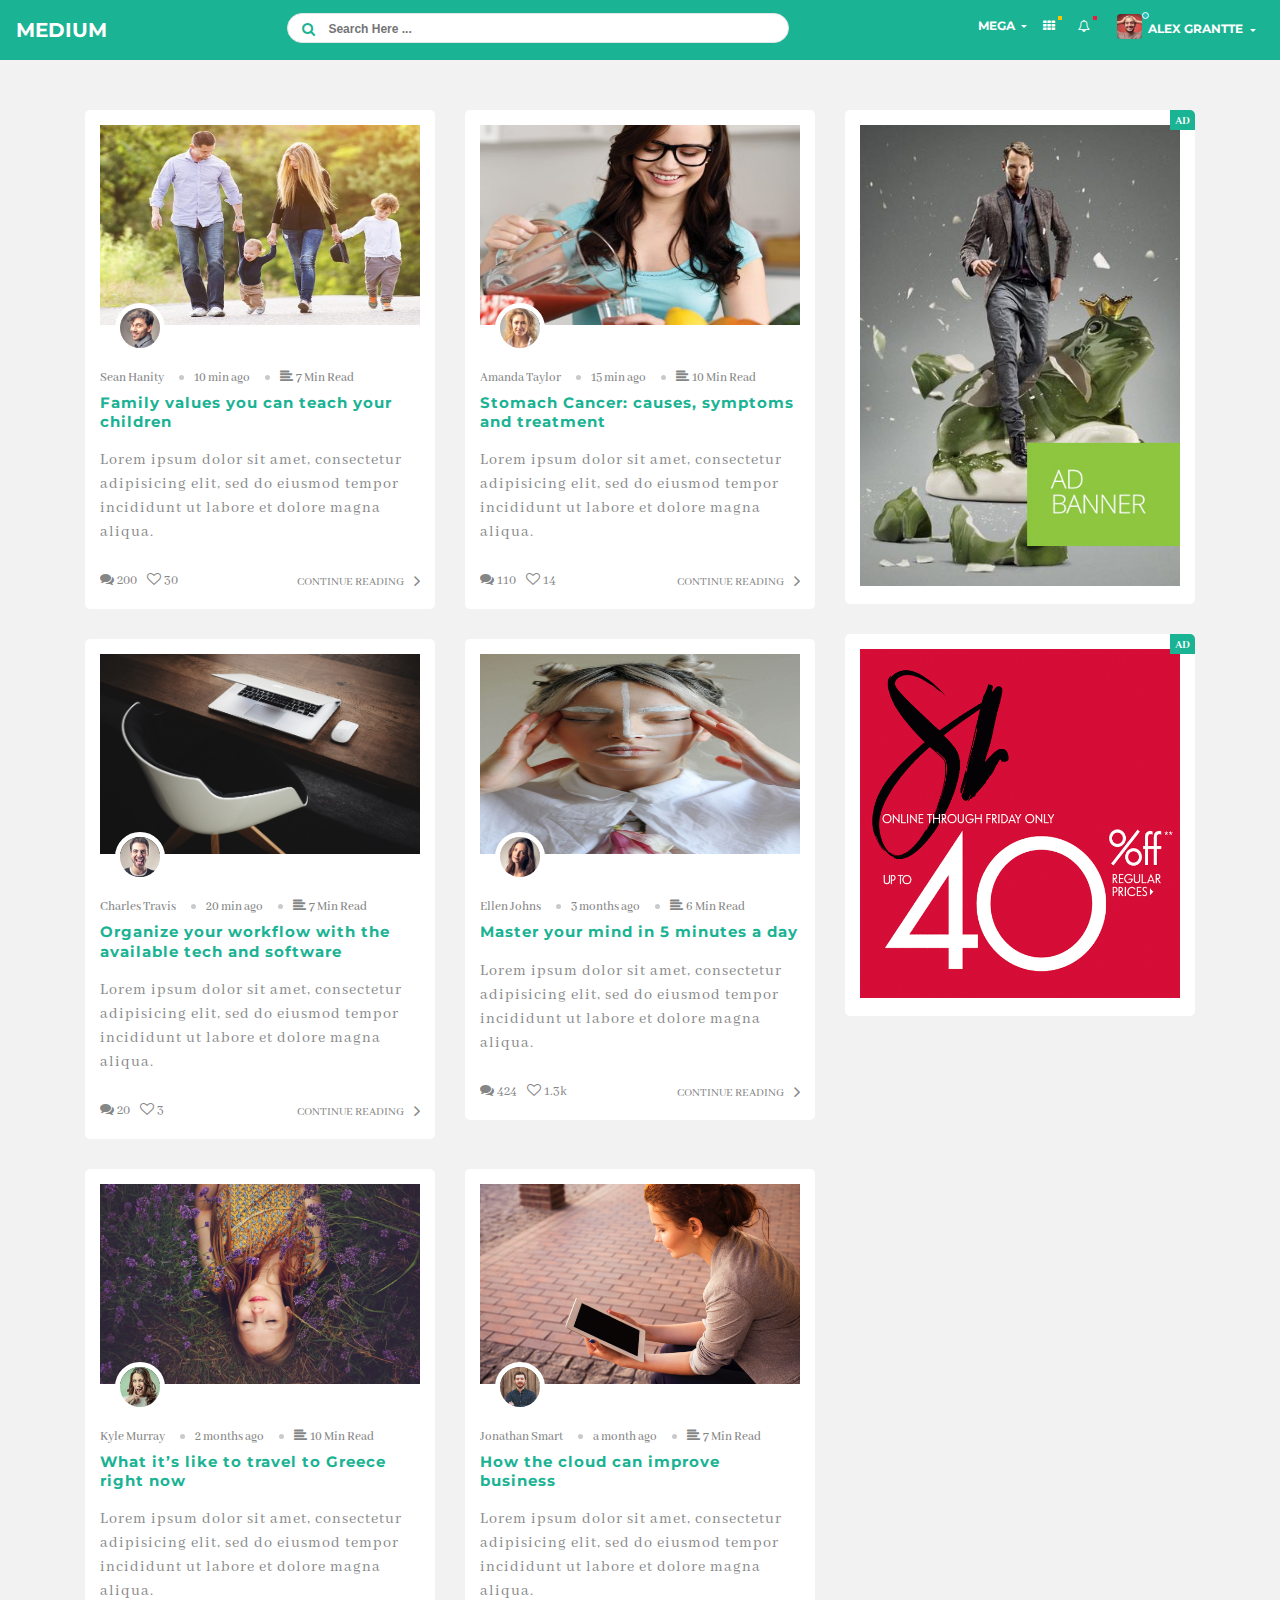
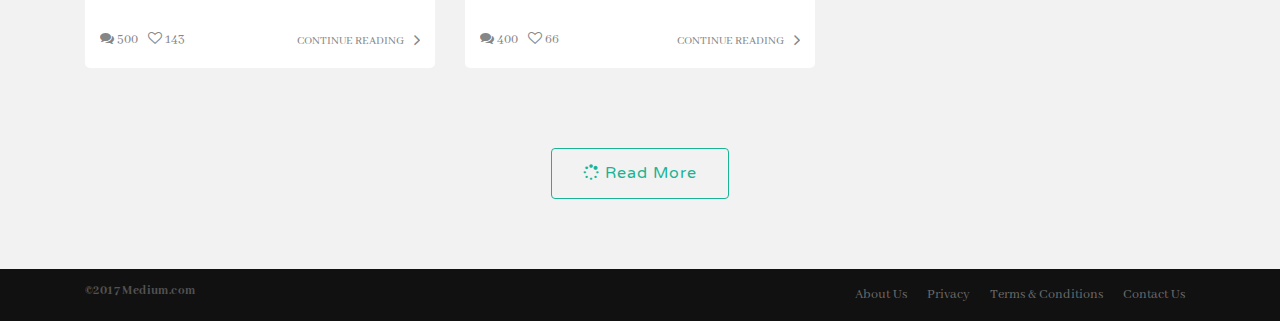
<file: index-5-sidebar.html>
<!DOCTYPE html>
<html lang="en">
  
<!-- Mirrored from www.themashabrand.com/templates/Masha/Medium/index-5-sidebar.html by HTTrack Website Copier/3.x [XR&CO'2014], Tue, 02 Apr 2019 15:28:01 GMT -->
<head>

	    <!-- ==============================================
		Title and Meta Tags
		=============================================== -->
		<meta charset="utf-8">
        <meta http-equiv="X-UA-Compatible" content="IE=edge">
        <title>Masha - Medium Social Network Redesigned</title>
        <meta name="viewport" content="width=device-width, initial-scale=1, maximum-scale=1">
		<meta http-equiv="X-UA-Compatible" content="IE=edge">
		<meta name="description" content="Add your business website description here">
        <meta name="keywords" content="Add your, business, website, keywords, here">
        <meta name="author" content="Add your business, website, author here">
		
		<!-- ==============================================
		Favicons
		=============================================== --> 
		<link rel="shortcut icon" href="img/favicons/favicon.html">
		<link rel="apple-touch-icon" href="img/favicons/apple-touch-icon.html">
		<link rel="apple-touch-icon" sizes="72x72" href="img/favicons/apple-touch-icon-72x72.html">
		<link rel="apple-touch-icon" sizes="114x114" href="img/favicons/apple-touch-icon-114x114.html">
		
	    <!-- ==============================================
		CSS
		=============================================== -->
        <!-- Style-->
        <link type="text/css" href="bower_components/bootstrap/dist/css/bootstrap.css" rel="stylesheet" />
        <link type="text/css" href="css/app.css" rel="stylesheet" />
				
		<!-- ==============================================
		Feauture Detection
		=============================================== -->
		<script src="js/modernizr-custom.html"></script>

		<!-- HTML5 shim and Respond.js for IE8 support of HTML5 elements and media queries -->
		<!--[if lt IE 9]>
		  <script src="https://oss.maxcdn.com/html5shiv/3.7.3/html5shiv.min.js"></script>
		  <script src="https://oss.maxcdn.com/respond/1.4.2/respond.min.js"></script>
		<![endif]-->	
		
  </head>

  <body>
  
     <!-- ==============================================
     Navigation Section
     =============================================== -->
	 <nav class="navbar navbar-light navbar-toggleable-sm bg-faded justify-content-between" id="mainNav-2">
	  <button class="navbar-toggler navbar-toggler-right" type="button" data-toggle="collapse" data-target="#collapsingNavbar2">
	   <span class="navbar-toggler-icon"></span>
	  </button>
      <a href="index.html" class="navbar-brand mr-0"> MEDIUM</a>
	  <div class="navbar-collapse collapse justify-content-between" id="collapsingNavbar2">
	   <div><!--placeholder to evenly space flexbox items and center links--></div>
	   <ul class="navbar-nav">
		<!-- Search in right of nav -->
		<li class="nav-item hidden-xs-down">
		 <form class="top_search clearfix">
		  <div class="top_search_con">
		   <input class="s" placeholder="Search Here ..." type="text">
		   <span class="top_search_icon"><i class="fa fa-search"></i></span>
		   <input class="top_search_submit" type="submit">
		  </div>
		 </form>
		</li>
		<!-- Search Ends -->  
	   </ul>
	   <ul class="nav navbar-nav">
			
		<li class="nav-item dropdown hidden-xs mega-menu">
		 <a href="javascript:;" data-toggle="dropdown" class="nav-link dropdown-toggle" aria-expanded="true">Mega </a>
		  <ul class="dropdown-menu dropdown-menu-yamm pull-right">
		   <li>
		   <!-- Content container to add padding -->
		   <div class="yamm-content">
			<div class="row">
			 <div class="col-sm-6 col-md-4 list-unstyled megamenu-list">
			  <h5 class="m-t-0">Description</h5>
			   <p class="text-muted font-13">
				 Medium Redesigned is a fully featured social network template built on top of awesome Bootstrap 4 Alpha 6, modern web technology HTML5, CSS3 and jQuery. It has many ready to use hand crafted components. The theme is fully responsive and easy to customize. The code is super easy to understand and gives power to any developer to turn this theme into real web application.
			   </p>
			 </div><!-- /col-md-3 -->
			 <ul class="col-sm-6 col-md-3 list-unstyled megamenu-list">
			  <li><h5 class="m-t-0">Pages</h5></li>
			  <li><a href="index.html">Home</a></li>
			  <li><a href="index-2.html">Home Page 2</a></li>
			  <li><a href="index-3.html">Home Page 3 </a></li>
			  <li><a href="index-4.html">Home Page 4 </a></li>
			  <li><a href="index-5-sidebar.html">Home Page 5 sidebar <span class="badge badge-danger">New</span></a></li>
			  <li><a href="newsfeed.html">News Feed <span class="badge badge-danger">New</span></a></li>
			 </ul><!-- /ul -->
             <ul class="col-sm-6 col-md-3 list-unstyled megamenu-list">
			  <li><h5 class="m-t-0">&nbsp;</h5></li>
			  <li><a href="profile.html">Profile</a></li>
			  <li><a href="profile-2.html">Profile Page 2</a></li>
			  <li><a href="followers.html">Followers/Following</li>
			  <li><a href="followers-2.html">Followers/Following 2</li>
			 </ul><!-- /ul -->
             <ul class="col-sm-6 col-md-2 list-unstyled megamenu-list">
			  <li><h5 class="m-t-0">&nbsp;</h5></li>
			  <li><a href="post.html">Post Page</li>
			  <li><a href="post-2.html">Post Page 2</li>
			 </ul><!-- /ul -->
            
			</div><!-- /row -->
		   </div><!-- /yam-content -->
		  </li><!-- /li -->
	     </ul><!-- /ul -->
        </li><!-- /li -->
			
		 <li class="nav-item dropdown mega-pills">
		  <a href="#" class="nav-link" data-toggle="dropdown" aria-expanded="true">
		   <i class="fa fa-th"></i> 
		   <span class="label up p-a-0 warn"></span>
		  </a><!-- /nav-link -->
		  <div class="dropdown-menu w-xl pull-right p-a-0">
		   <div class="row no-gutter text-primary-hover">
			<div class="col-xs-4 b-r b-b">
			 <a class="p-a block text-center">
			  <i class="fa fa-files-o text-muted m-v-sm"></i> 
			  <span class="block">Stories</span>
			 </a>
			</div><!-- /col-xs-4 -->
			<div class="col-xs-4 b-r b-b">
			 <a class="p-a block text-center">
			  <i class="fa fa-file-text-o text-muted m-v-sm"></i> 
			  <span class="block">Series</span>
			 </a>
			</div><!-- /col-xs-4 -->
			<div class="col-xs-4 b-b">
			 <a class="p-a block text-center">
			  <i class="fa fa-line-chart text-muted m-v-sm"></i> 
			  <span class="block">Stats</span>
			 </a>
			</div><!-- /col-xs-4 -->
			<div class="col-xs-4 b-r">
			 <a class="p-a block text-center">
			  <i class="fa fa-bookmark-o text-muted m-v-sm"></i> 
			  <span class="block">Bookmarks</span>
			 </a>
			</div><!-- /col-xs-4 -->
			<div class="col-xs-4 b-r">
			 <a class="p-a block text-center">
			  <i class="fa fa-file-archive-o text-muted m-v-sm"></i> 
			  <span class="block">Publications</span>
			 </a>
			</div><!-- /col-xs-4 -->
			<div class="col-xs-4">
			 <a class="p-a block text-center">
			  <i class="fa fa-heart text-muted m-v-sm"></i> 
			  <span class="block">Interests</span>
			 </a>
			</div><!-- /col-xs-4 -->
			 
		   </div>
		  </div>
		 </li><!-- /navbar-item -->		
		
         <li class="nav-item dropdown mega-notification">
		  <a href="#" class="nav-link" data-toggle="dropdown" aria-expanded="true">
		   <i class="fa fa-bell-o"></i>			  
		   <span class="label up p-a-0 danger"></span>
		  </a>
		  <div class="dropdown-menu pull-right w-xl no-bg no-border no-shadow">
		   <div class="scrollable">
		    <ul class="list-group list-group-gap m-a-0">
			 <li class="list-group-item dark-white box-shadow-z0 b">
			  <span class="pull-left m-r">
			   <img src="img/users/3.jpg" alt="..." class="w-40 img-circle">
			  </span> 
			  <span class="clear block">Use awesome <a href="#" class="text-primary">animate.css</a><br>
			   <small class="text-muted">10 minutes ago</small>
			  </span>
			 </li><!-- /list-group-item -->
			 <li class="list-group-item dark-white box-shadow-z0 b">
			  <span class="pull-left m-r">
			   <img src="img/users/5.jpg" alt="..." class="w-40 img-circle">
			  </span> 
			  <span class="clear block">
			   <a href="#" class="text-primary">Kyle</a> Added you as friend<br>
			   <small class="text-muted">2 hours ago</small>
			  </span>
			 </li><!-- /list-group-item -->
			 <li class="list-group-item dark-white text-color box-shadow-z0 b">
			  <span class="pull-left m-r">
			   <img src="img/users/4.jpg" alt="..." class="w-40 img-circle">
			  </span> 
			  <span class="clear block">
			   <a href="#" class="text-primary">Jonathan</a> sent you a message<br>
			   <small class="text-muted">1 day ago</small>
			  </span>
			 </li><!-- /list-group-item -->
			   
			</ul><!-- /list-group -->
		   </div><!-- /scrollable -->
		  </div><!-- /dropdown-menu -->
		 </li><!-- /navbar-item -->
			
		 <li class="nav-item dropdown mega-avatar">
		  <a class="nav-link dropdown-toggle clear" data-toggle="dropdown" aria-expanded="true">
		   <span class="avatar w-32"><img src="img/users/2.jpg" class="w-full rounded" width="25" height="25" alt="..."></span>
		   <i class="mini"></i>
		   <!-- hidden-xs hides the username on small devices so only the image appears. -->
		   <span class="hidden-xs">
			Alex Grantte
		   </span>
		  </a>
		  <div class="dropdown-menu w dropdown-menu-scale pull-right">
		   <a class="dropdown-item" href="#"><span>New Story</span></a> 
		   <a class="dropdown-item" href="#"><span>Become a Member</span></a> 
		   <div class="dropdown-divider"></div>
		   <a class="dropdown-item" href="profile.html"><span>Profile</span></a> 
		   <a class="dropdown-item" href="#"><span>Settings</span></a> 
		   <a class="dropdown-item" href="#">Need help?</a> 
		   <div class="dropdown-divider"></div>
		   <a class="dropdown-item" href="#">Sign out</a>
		  </div>
		 </li><!-- /navbar-item -->		
		 
	   </ul><!-- /navbar-nav -->
	  </div><!-- /navbar-collapse -->
	 </nav><!-- /nav --> 

     <!-- ==============================================
     Posts Section
     =============================================== -->		  
	  
	 <section class="posts-2">
	  <div class="container">
	   <div class="row">
	   
        <div class="col-lg-8">
		 <div class="row">
		 
	    <div class="col-sm-6">
		 <div class="tr-section">
		  <div class="tr-post">
		   <div class="entry-header">
		    <div class="entry-thumbnail">
		     <a href="#"><img class="img-fluid" src="img/blog/12.jpg" alt="Image"></a>
		    </div><!-- /entry-thumbnail -->
	       </div><!-- /entry-header -->
		   <div class="post-content">
		    <div class="author-post">
		     <a href="#"><img class="img-fluid rounded-circle" src="img/users/12.jpg" alt="Image"></a>
		    </div><!-- /author -->
		    <div class="entry-meta">
		     <ul>
			  <li><a href="#">Sean Hanity</a></li>
			  <li>10 min ago</li>
			  <li><i class="fa fa-align-left"></i>&nbsp;7 Min Read</li>
		     </ul>
			</div><!-- /.entry-meta -->
			<h2><a href="#" class="entry-title">Family values you can teach your children</a></h2>
			<p>Lorem ipsum dolor sit amet, consectetur adipisicing elit, sed do eiusmod tempor incididunt ut labore et dolore magna aliqua.</p>
			<div class="read-more">
		     <div class="feed pull-left">
			  <ul>
			  <li><i class="fa fa-comments"></i>200</li>&nbsp;
			  <li><i class="fa fa-heart-o"></i>30</li>
			  </ul>	
		     </div><!-- /feed -->
			 <div class="continue-reading pull-right">
			  <a href="#">Continue Reading <i class="fa fa-angle-right"></i></a>
			 </div><!-- /continue-reading -->
			</div><!-- /read-more -->											
		   </div><!-- /.post-content -->									
		  </div><!-- /.tr-post -->	
	     </div><!-- /.tr-post -->	
		</div><!-- /col-sm-6 -->
	   
	    <div class="col-sm-6">
		 <div class="tr-section">
		  <div class="tr-post">
		   <div class="entry-header">
		    <div class="entry-thumbnail">
		     <a href="#"><img class="img-fluid" src="img/blog/11.jpg" alt="Image"></a>
		    </div><!-- /entry-thumbnail -->
	       </div><!-- /entry-header -->
		   <div class="post-content">
		    <div class="author-post">
		     <a href="#"><img class="img-fluid rounded-circle" src="img/users/11.jpg" alt="Image"></a>
		    </div><!-- /author -->
		    <div class="entry-meta">
		     <ul>
			  <li><a href="#">Amanda Taylor</a></li>
			  <li>15 min ago</li>
			  <li><i class="fa fa-align-left"></i>&nbsp;10 Min Read</li>
		     </ul>
			</div><!-- /.entry-meta -->
			<h2><a href="#" class="entry-title">Stomach Cancer: causes, symptoms and treatment</a></h2>
			<p>Lorem ipsum dolor sit amet, consectetur adipisicing elit, sed do eiusmod tempor incididunt ut labore et dolore magna aliqua.</p>
			<div class="read-more">
		     <div class="feed pull-left">
			  <ul>
			  <li><i class="fa fa-comments"></i>110</li>&nbsp;
			  <li><i class="fa fa-heart-o"></i>14</li>
			  </ul>	
		     </div><!-- /feed -->
			 <div class="continue-reading pull-right">
			  <a href="#">Continue Reading <i class="fa fa-angle-right"></i></a>
			 </div><!-- /continue-reading -->
			</div><!-- /read-more -->											
		   </div><!-- /.post-content -->									
		  </div><!-- /.tr-post -->	
	     </div><!-- /.tr-post -->	
		</div><!-- /col-sm-6 -->
	   
	    <div class="col-sm-6">
		 <div class="tr-section">
		  <div class="tr-post">
		   <div class="entry-header">
		    <div class="entry-thumbnail">
		     <a href="#"><img class="img-fluid" src="img/blog/10.jpg" alt="Image"></a>
		    </div><!-- /entry-thumbnail -->
	       </div><!-- /entry-header -->
		   <div class="post-content">
		    <div class="author-post">
		     <a href="#"><img class="img-fluid rounded-circle" src="img/users/10.jpg" alt="Image"></a>
		    </div><!-- /author -->
		    <div class="entry-meta">
		     <ul>
			  <li><a href="#">Charles Travis</a></li>
			  <li>20 min ago</li>
			  <li><i class="fa fa-align-left"></i>&nbsp;7 Min Read</li>
		     </ul>
			</div><!-- /.entry-meta -->
			<h2><a href="#" class="entry-title">Organize your workflow with the available tech and software</a></h2>
			<p>Lorem ipsum dolor sit amet, consectetur adipisicing elit, sed do eiusmod tempor incididunt ut labore et dolore magna aliqua.</p>
			<div class="read-more">
		     <div class="feed pull-left">
			  <ul>
			  <li><i class="fa fa-comments"></i>20</li>&nbsp;
			  <li><i class="fa fa-heart-o"></i>3</li>
			  </ul>	
		     </div><!-- /feed -->
			 <div class="continue-reading pull-right">
			  <a href="#">Continue Reading <i class="fa fa-angle-right"></i></a>
			 </div><!-- /continue-reading -->
			</div><!-- /read-more -->											
		   </div><!-- /.post-content -->									
		  </div><!-- /.tr-post -->	
	     </div><!-- /.tr-post -->	
		</div><!-- /col-sm-6 -->
	   
	    <div class="col-sm-6">
		 <div class="tr-section">
		  <div class="tr-post">
		   <div class="entry-header">
		    <div class="entry-thumbnail">
		     <a href="#"><img class="img-fluid" src="img/blog/9.jpg" alt="Image"></a>
		    </div><!-- /entry-thumbnail -->
	       </div><!-- /entry-header -->
		   <div class="post-content">
		    <div class="author-post">
		     <a href="#"><img class="img-fluid rounded-circle" src="img/users/9.jpg" alt="Image"></a>
		    </div><!-- /author -->
		    <div class="entry-meta">
		     <ul>
			  <li><a href="#">Ellen Johns</a></li>
			  <li>3 months ago</li>
			  <li><i class="fa fa-align-left"></i>&nbsp;6 Min Read</li>
		     </ul>
			</div><!-- /.entry-meta -->
			<h2><a href="#" class="entry-title">Master your mind in 5 minutes a day</a></h2>
			<p>Lorem ipsum dolor sit amet, consectetur adipisicing elit, sed do eiusmod tempor incididunt ut labore et dolore magna aliqua.</p>
			<div class="read-more">
		     <div class="feed pull-left">
			  <ul>
			  <li><i class="fa fa-comments"></i>424</li>&nbsp;
			  <li><i class="fa fa-heart-o"></i>1.3k</li>
			  </ul>	
		     </div><!-- /feed -->
			 <div class="continue-reading pull-right">
			  <a href="#">Continue Reading <i class="fa fa-angle-right"></i></a>
			 </div><!-- /continue-reading -->
			</div><!-- /read-more -->											
		   </div><!-- /.post-content -->									
		  </div><!-- /.tr-post -->	
	     </div><!-- /.tr-post -->	
		</div><!-- /col-sm-6 -->
	   
	    <div class="col-sm-6">
		 <div class="tr-section">
		  <div class="tr-post">
		   <div class="entry-header">
		    <div class="entry-thumbnail">
		     <a href="#"><img class="img-fluid" src="img/blog/5.jpg" alt="Image"></a>
		    </div><!-- /entry-thumbnail -->
	       </div><!-- /entry-header -->
		   <div class="post-content">
		    <div class="author-post">
		     <a href="#"><img class="img-fluid rounded-circle" src="img/users/5.jpg" alt="Image"></a>
		    </div><!-- /author -->
		    <div class="entry-meta">
		     <ul>
			  <li><a href="#">Kyle Murray</a></li>
			  <li>2 months ago</li>
			  <li><i class="fa fa-align-left"></i>&nbsp;10 Min Read</li>
		     </ul>
			</div><!-- /.entry-meta -->
			<h2><a href="#" class="entry-title">What it’s like to travel to Greece right now</a></h2>
			<p>Lorem ipsum dolor sit amet, consectetur adipisicing elit, sed do eiusmod tempor incididunt ut labore et dolore magna aliqua.</p>
			<div class="read-more">
		     <div class="feed pull-left">
			  <ul>
			  <li><i class="fa fa-comments"></i>500</li>&nbsp;
			  <li><i class="fa fa-heart-o"></i>143</li>
			  </ul>	
		     </div><!-- /feed -->
			 <div class="continue-reading pull-right">
			  <a href="#">Continue Reading <i class="fa fa-angle-right"></i></a>
			 </div><!-- /continue-reading -->
			</div><!-- /read-more -->											
		   </div><!-- /.post-content -->									
		  </div><!-- /.tr-post -->	
	     </div><!-- /.tr-post -->	
		</div><!-- /col-sm-6 -->
	   
	    <div class="col-sm-6">
		 <div class="tr-section">
		  <div class="tr-post">
		   <div class="entry-header">
		    <div class="entry-thumbnail">
		     <a href="#"><img class="img-fluid" src="img/blog/4.jpg" alt="Image"></a>
		    </div><!-- /entry-thumbnail -->
	       </div><!-- /entry-header -->
		   <div class="post-content">
		    <div class="author-post">
		     <a href="#"><img class="img-fluid rounded-circle" src="img/users/4.jpg" alt="Image"></a>
		    </div><!-- /author -->
		    <div class="entry-meta">
		     <ul>
			  <li><a href="#">Jonathan Smart</a></li>
			  <li>a month ago</li>
			  <li><i class="fa fa-align-left"></i>&nbsp;7 Min Read</li>
		     </ul>
			</div><!-- /.entry-meta -->
			<h2><a href="#" class="entry-title">How the cloud can improve business</a></h2>
			<p>Lorem ipsum dolor sit amet, consectetur adipisicing elit, sed do eiusmod tempor incididunt ut labore et dolore magna aliqua.</p>
			<div class="read-more">
		     <div class="feed pull-left">
			  <ul>
			  <li><i class="fa fa-comments"></i>400</li>&nbsp;
			  <li><i class="fa fa-heart-o"></i>66</li>
			  </ul>	
		     </div><!-- /feed -->
			 <div class="continue-reading pull-right">
			  <a href="#">Continue Reading <i class="fa fa-angle-right"></i></a>
			 </div><!-- /continue-reading -->
			</div><!-- /read-more -->											
		   </div><!-- /.post-content -->									
		  </div><!-- /.tr-post -->	
	     </div><!-- /.tr-post -->	
		</div><!-- /col-sm-6 -->
	   
		
	
		  </div><!-- /.row -->
		 </div><!-- /.col-lg-8 -->
		
	    <div class="col-lg-4">
	     <div class="tr-section tr-ad ad-before">
		  <a href="#"><img class="img-responsive" src="img/posts/3.jpg" alt="Image"></a>
	     </div><!-- /.tr-post -->
	     <div class="tr-section tr-ad ad-before">
		  <a href="#"><img class="img-responsive" src="img/posts/n.gif" alt="Image"></a>
	     </div><!-- /.tr-post -->
		</div><!-- /.col-lg-4 -->
	   
	   </div><!-- /.row -->
	  </div><!-- /.container -->
     </section><!-- /.section -->
	 
	 <!-- ==============================================
	 More Section
	 =============================================== -->		  
	 <section class="more" style="background: #f2f2f2 !important; padding-top: 10px;">
	  <div class="container">
	   <div class="row">
	    <div class="col-lg-8 offset-md-2">
		 <a href="#" class="kafe-btn kafe-btn-default"><i class="fa fa-spinner"></i> Read More</a>
		</div><!-- /.col-lg-8 -->
	   </div><!-- /.row -->
	  </div><!-- /container -->
	 </section><!-- /w -->		 
	
     <!-- ==============================================
     Footer Section
     =============================================== -->	
     <footer class="bottom-footer">
	  <div class="container">
	   <p><span>©2017 Medium.com</span></p>			
		 
	   <ul id="menu-footer-menu">
	    <li>
	     <a href="#">About Us</a>
	    </li><!-- /li -->
	    <li>
	     <a href="#">Privacy</a>
	    </li><!-- /li -->
		<li>
		 <a href="#">Terms & Conditions</a>
		</li><!-- /li -->
		<li>
		 <a href="#">Contact Us</a>
		</li><!-- /li -->
	   </ul><!-- /ul -->	
	   
	  </div><!-- /container -->
     </footer><!-- /footer -->
	 
     <a id="scrollup">Scroll</a>
	 
     <!-- ==============================================
	 Scripts
	 =============================================== -->
	<script src="bower_components/jquery/dist/jquery.js"></script>
	<script src="bower_components/tether/dist/js/tether.min.js"></script>
	<script src="bower_components/bootstrap/dist/js/bootstrap.js"></script>
	<script src="js/medium.js"></script>

  </body>

<!-- Mirrored from www.themashabrand.com/templates/Masha/Medium/index-5-sidebar.html by HTTrack Website Copier/3.x [XR&CO'2014], Tue, 02 Apr 2019 15:28:21 GMT -->
</html>
</file>
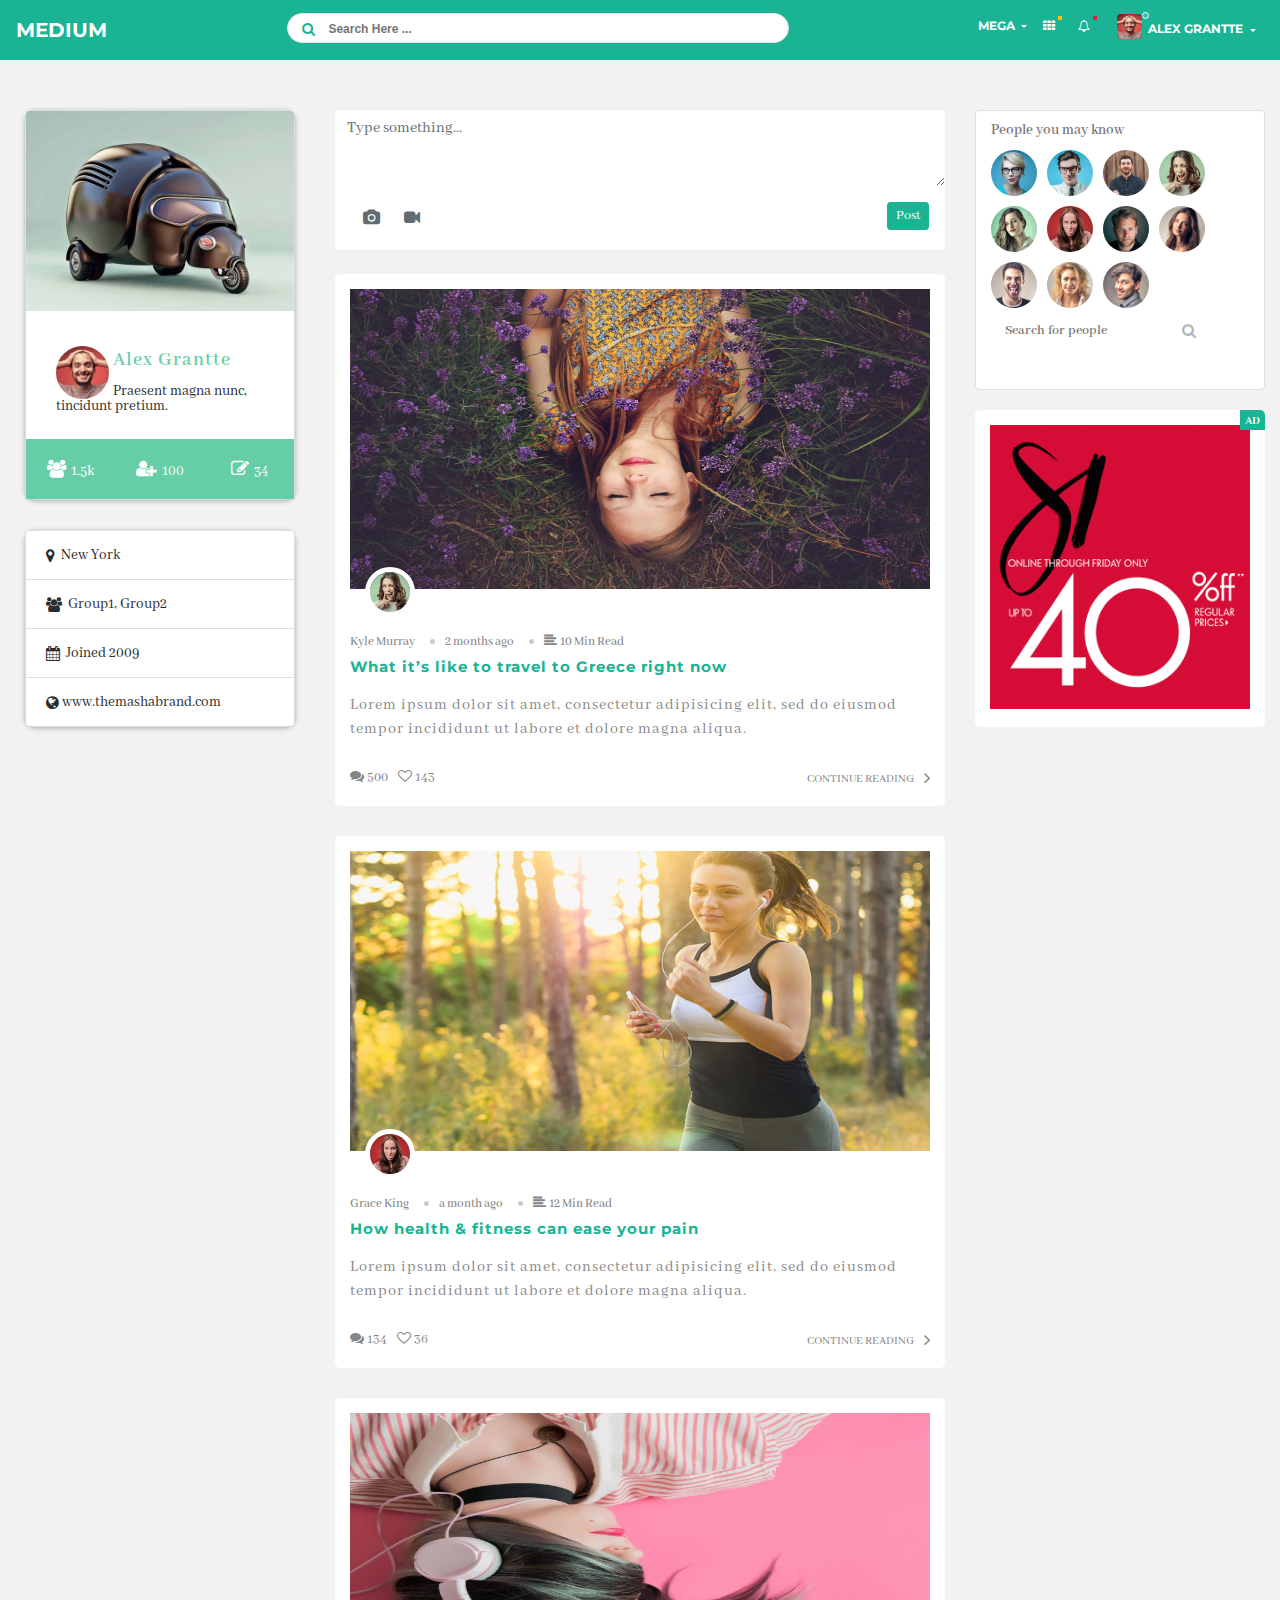
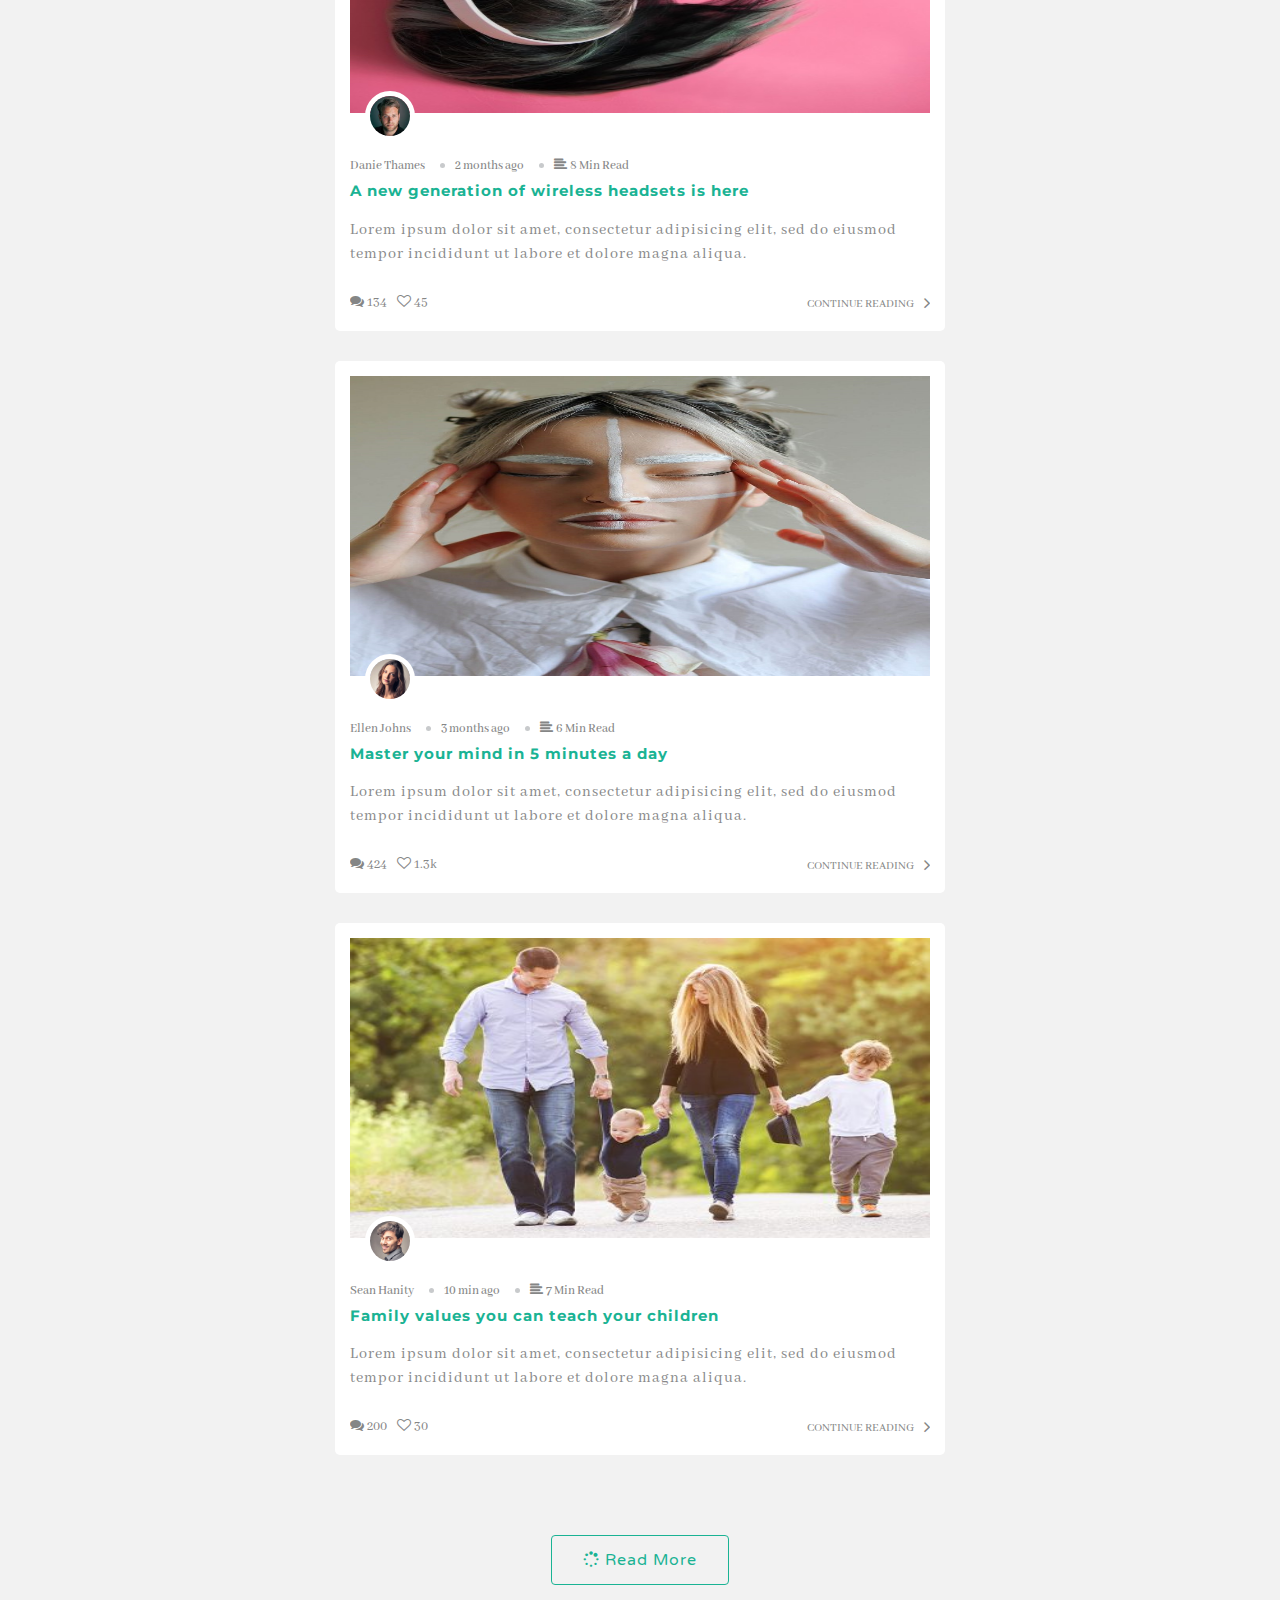
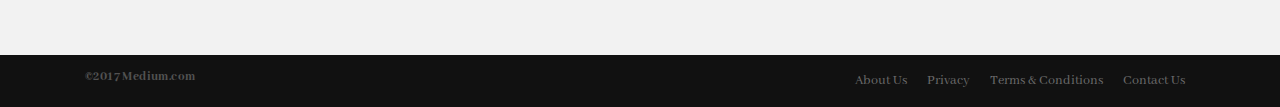
<file: newsfeed.html>
<!DOCTYPE html>
<html lang="en">
  
<!-- Mirrored from www.themashabrand.com/templates/Masha/Medium/newsfeed.html by HTTrack Website Copier/3.x [XR&CO'2014], Tue, 02 Apr 2019 15:28:21 GMT -->
<head>

	    <!-- ==============================================
		Title and Meta Tags
		=============================================== -->
		<meta charset="utf-8">
        <meta http-equiv="X-UA-Compatible" content="IE=edge">
        <title>Masha - Medium Social Network Redesigned</title>
        <meta name="viewport" content="width=device-width, initial-scale=1, maximum-scale=1">
		<meta http-equiv="X-UA-Compatible" content="IE=edge">
		<meta name="description" content="Add your business website description here">
        <meta name="keywords" content="Add your, business, website, keywords, here">
        <meta name="author" content="Add your business, website, author here">
		
		<!-- ==============================================
		Favicons
		=============================================== --> 
		<link rel="shortcut icon" href="img/favicons/favicon.html">
		<link rel="apple-touch-icon" href="img/favicons/apple-touch-icon.html">
		<link rel="apple-touch-icon" sizes="72x72" href="img/favicons/apple-touch-icon-72x72.html">
		<link rel="apple-touch-icon" sizes="114x114" href="img/favicons/apple-touch-icon-114x114.html">
		
	    <!-- ==============================================
		CSS
		=============================================== -->
        <!-- Style-->
        <link type="text/css" href="bower_components/bootstrap/dist/css/bootstrap.css" rel="stylesheet" />
        <link type="text/css" href="css/app.css" rel="stylesheet" />
				
		<!-- ==============================================
		Feauture Detection
		=============================================== -->
		<script src="js/modernizr-custom.html"></script>

		<!-- HTML5 shim and Respond.js for IE8 support of HTML5 elements and media queries -->
		<!--[if lt IE 9]>
		  <script src="https://oss.maxcdn.com/html5shiv/3.7.3/html5shiv.min.js"></script>
		  <script src="https://oss.maxcdn.com/respond/1.4.2/respond.min.js"></script>
		<![endif]-->	
		
  </head>

  <body>
  
     <!-- ==============================================
     Navigation Section
     =============================================== -->
	 <nav class="navbar navbar-light navbar-toggleable-sm bg-faded justify-content-between" id="mainNav-2">
	  <button class="navbar-toggler navbar-toggler-right" type="button" data-toggle="collapse" data-target="#collapsingNavbar2">
	   <span class="navbar-toggler-icon"></span>
	  </button>
      <a href="index.html" class="navbar-brand mr-0"> MEDIUM</a>
	  <div class="navbar-collapse collapse justify-content-between" id="collapsingNavbar2">
	   <div><!--placeholder to evenly space flexbox items and center links--></div>
	   <ul class="navbar-nav">
		<!-- Search in right of nav -->
		<li class="nav-item hidden-xs-down">
		 <form class="top_search clearfix">
		  <div class="top_search_con">
		   <input class="s" placeholder="Search Here ..." type="text">
		   <span class="top_search_icon"><i class="fa fa-search"></i></span>
		   <input class="top_search_submit" type="submit">
		  </div>
		 </form>
		</li>
		<!-- Search Ends -->  
	   </ul>
	   <ul class="nav navbar-nav">
			
		<li class="nav-item dropdown hidden-xs mega-menu">
		 <a href="javascript:;" data-toggle="dropdown" class="nav-link dropdown-toggle" aria-expanded="true">Mega </a>
		  <ul class="dropdown-menu dropdown-menu-yamm pull-right">
		   <li>
		   <!-- Content container to add padding -->
		   <div class="yamm-content">
			<div class="row">
			 <div class="col-sm-6 col-md-4 list-unstyled megamenu-list">
			  <h5 class="m-t-0">Description</h5>
			   <p class="text-muted font-13">
				 Medium Redesigned is a fully featured social network template built on top of awesome Bootstrap 4 Alpha 6, modern web technology HTML5, CSS3 and jQuery. It has many ready to use hand crafted components. The theme is fully responsive and easy to customize. The code is super easy to understand and gives power to any developer to turn this theme into real web application.
			   </p>
			 </div><!-- /col-md-3 -->
			 <ul class="col-sm-6 col-md-3 list-unstyled megamenu-list">
			  <li><h5 class="m-t-0">Pages</h5></li>
			  <li><a href="index.html">Home</a></li>
			  <li><a href="index-2.html">Home Page 2</a></li>
			  <li><a href="index-3.html">Home Page 3 </a></li>
			  <li><a href="index-4.html">Home Page 4 </a></li>
			  <li><a href="index-5-sidebar.html">Home Page 5 sidebar <span class="badge badge-danger">New</span></a></li>
			  <li><a href="newsfeed.html">News Feed <span class="badge badge-danger">New</span></a></li>
			 </ul><!-- /ul -->
             <ul class="col-sm-6 col-md-3 list-unstyled megamenu-list">
			  <li><h5 class="m-t-0">&nbsp;</h5></li>
			  <li><a href="profile.html">Profile</a></li>
			  <li><a href="profile-2.html">Profile Page 2</a></li>
			  <li><a href="followers.html">Followers/Following</li>
			  <li><a href="followers-2.html">Followers/Following 2</li>
			 </ul><!-- /ul -->
             <ul class="col-sm-6 col-md-2 list-unstyled megamenu-list">
			  <li><h5 class="m-t-0">&nbsp;</h5></li>
			  <li><a href="post.html">Post Page</li>
			  <li><a href="post-2.html">Post Page 2</li>
			 </ul><!-- /ul -->
            
			</div><!-- /row -->
		   </div><!-- /yam-content -->
		  </li><!-- /li -->
	     </ul><!-- /ul -->
        </li><!-- /li -->
			
		 <li class="nav-item dropdown mega-pills">
		  <a href="#" class="nav-link" data-toggle="dropdown" aria-expanded="true">
		   <i class="fa fa-th"></i> 
		   <span class="label up p-a-0 warn"></span>
		  </a><!-- /nav-link -->
		  <div class="dropdown-menu w-xl pull-right p-a-0">
		   <div class="row no-gutter text-primary-hover">
			<div class="col-xs-4 b-r b-b">
			 <a class="p-a block text-center">
			  <i class="fa fa-files-o text-muted m-v-sm"></i> 
			  <span class="block">Stories</span>
			 </a>
			</div><!-- /col-xs-4 -->
			<div class="col-xs-4 b-r b-b">
			 <a class="p-a block text-center">
			  <i class="fa fa-file-text-o text-muted m-v-sm"></i> 
			  <span class="block">Series</span>
			 </a>
			</div><!-- /col-xs-4 -->
			<div class="col-xs-4 b-b">
			 <a class="p-a block text-center">
			  <i class="fa fa-line-chart text-muted m-v-sm"></i> 
			  <span class="block">Stats</span>
			 </a>
			</div><!-- /col-xs-4 -->
			<div class="col-xs-4 b-r">
			 <a class="p-a block text-center">
			  <i class="fa fa-bookmark-o text-muted m-v-sm"></i> 
			  <span class="block">Bookmarks</span>
			 </a>
			</div><!-- /col-xs-4 -->
			<div class="col-xs-4 b-r">
			 <a class="p-a block text-center">
			  <i class="fa fa-file-archive-o text-muted m-v-sm"></i> 
			  <span class="block">Publications</span>
			 </a>
			</div><!-- /col-xs-4 -->
			<div class="col-xs-4">
			 <a class="p-a block text-center">
			  <i class="fa fa-heart text-muted m-v-sm"></i> 
			  <span class="block">Interests</span>
			 </a>
			</div><!-- /col-xs-4 -->
			 
		   </div>
		  </div>
		 </li><!-- /navbar-item -->		
		
         <li class="nav-item dropdown mega-notification">
		  <a href="#" class="nav-link" data-toggle="dropdown" aria-expanded="true">
		   <i class="fa fa-bell-o"></i>			  
		   <span class="label up p-a-0 danger"></span>
		  </a>
		  <div class="dropdown-menu pull-right w-xl no-bg no-border no-shadow">
		   <div class="scrollable">
		    <ul class="list-group list-group-gap m-a-0">
			 <li class="list-group-item dark-white box-shadow-z0 b">
			  <span class="pull-left m-r">
			   <img src="img/users/3.jpg" alt="..." class="w-40 img-circle">
			  </span> 
			  <span class="clear block">Use awesome <a href="#" class="text-primary">animate.css</a><br>
			   <small class="text-muted">10 minutes ago</small>
			  </span>
			 </li><!-- /list-group-item -->
			 <li class="list-group-item dark-white box-shadow-z0 b">
			  <span class="pull-left m-r">
			   <img src="img/users/5.jpg" alt="..." class="w-40 img-circle">
			  </span> 
			  <span class="clear block">
			   <a href="#" class="text-primary">Kyle</a> Added you as friend<br>
			   <small class="text-muted">2 hours ago</small>
			  </span>
			 </li><!-- /list-group-item -->
			 <li class="list-group-item dark-white text-color box-shadow-z0 b">
			  <span class="pull-left m-r">
			   <img src="img/users/4.jpg" alt="..." class="w-40 img-circle">
			  </span> 
			  <span class="clear block">
			   <a href="#" class="text-primary">Jonathan</a> sent you a message<br>
			   <small class="text-muted">1 day ago</small>
			  </span>
			 </li><!-- /list-group-item -->
			   
			</ul><!-- /list-group -->
		   </div><!-- /scrollable -->
		  </div><!-- /dropdown-menu -->
		 </li><!-- /navbar-item -->
			
		 <li class="nav-item dropdown mega-avatar">
		  <a class="nav-link dropdown-toggle clear" data-toggle="dropdown" aria-expanded="true">
		   <span class="avatar w-32"><img src="img/users/2.jpg" class="w-full rounded" width="25" height="25" alt="..."></span>
		   <i class="mini"></i>
		   <!-- hidden-xs hides the username on small devices so only the image appears. -->
		   <span class="hidden-xs">
			Alex Grantte
		   </span>
		  </a>
		  <div class="dropdown-menu w dropdown-menu-scale pull-right">
		   <a class="dropdown-item" href="#"><span>New Story</span></a> 
		   <a class="dropdown-item" href="#"><span>Become a Member</span></a> 
		   <div class="dropdown-divider"></div>
		   <a class="dropdown-item" href="profile.html"><span>Profile</span></a> 
		   <a class="dropdown-item" href="#"><span>Settings</span></a> 
		   <a class="dropdown-item" href="#">Need help?</a> 
		   <div class="dropdown-divider"></div>
		   <a class="dropdown-item" href="#">Sign out</a>
		  </div>
		 </li><!-- /navbar-item -->		
		 
	   </ul><!-- /navbar-nav -->
	  </div><!-- /navbar-collapse -->
	 </nav><!-- /nav --> 

     <!-- ==============================================
     Posts Section
     =============================================== -->		  
	  
	 <section class="posts-2">
	  <div class="container-fluid">
	   <div class="row">

        <div class="col-md-3">
		
		 <div class="card widget-info-one">
		  <div class="widget-avatar-img">
		  <img class="card-img-top img-fluid" src="img/posts/image.jpg" alt="">
		 </div><!-- /.avatar-img -->
		    <div class="card-block">
		 <div class="inner">
		  <div class="widget-avatar pull-left"><img alt="" src="img/users/2.jpg"></div>
		   <h5>Alex Grantte</h5>
		   <span class="subtitle">Praesent magna nunc, tincidunt pretium.</span>
		  </div><!-- /.inner -->
		  </div>
          <div class="card-footer">
           <ul class="post-view">
			<li><a href="#"><i class="fa fa-users"></i></a>1.5k</li>
            <li class="active"><a href="#"><i class="fa fa-user-plus"></i></a>100</li>
            <li><a href="#"><i class="fa fa-edit"></i></a>34</li>
           </ul><!-- /.post-view -->
          </div><!-- /.card-footer -->
         </div><!-- /.panel -->
		 
		<div class="card widget-info-two">
		  <ul class="list-group list-group-flush">
			<li class="list-group-item"><i class="fa fa-map-marker"></i>&nbsp; New York</li>
			<li class="list-group-item"><i class="fa fa-users"></i>&nbsp; Group1, Group2</li>
			<li class="list-group-item"><i class="fa fa-calendar"></i>&nbsp; Joined 2009</li>
			<li class="list-group-item"><i class="fa fa-globe"></i>&nbsp; 
			 <a href="http://www.themashabrand.com/" target="_blank">www.themashabrand.com</a>
			</li>
		  </ul>
		</div>		 
		
        </div><!-- /.col-md-4 -->	  

        <div class="col-md-6"> 
		
	     <div class="box">
		  <form>
		   <textarea class="form-control no-border" rows="3" placeholder="Type something..."></textarea>
		  </form>
		  <div class="box-footer clearfix">
		   <button class="btn btn-info pull-right btn-sm">Post</button>
		   <ul class="nav nav-pills nav-sm">
			<li class="nav-item"><a class="nav-link" href="#"><i class="fa fa-camera text-muted"></i></a></li>
			<li class="nav-item"><a class="nav-link" href="#"><i class="fa fa-video-camera text-muted"></i></a></li>
		   </ul>
		  </div>
		 </div>		
		
		 <div class="tr-section feed">
		  <div class="tr-post">
		   <div class="entry-header">
		    <div class="entry-thumbnail">
		     <a href="#"><img class="img-fluid" src="img/blog/5.jpg" alt="Image"></a>
		    </div><!-- /entry-thumbnail -->
	       </div><!-- /entry-header -->
		   <div class="post-content">
		    <div class="author-post">
		     <a href="#"><img class="img-fluid rounded-circle" src="img/users/5.jpg" alt="Image"></a>
		    </div><!-- /author -->
		    <div class="entry-meta">
		     <ul>
			  <li><a href="#">Kyle Murray</a></li>
			  <li>2 months ago</li>
			  <li><i class="fa fa-align-left"></i>&nbsp;10 Min Read</li>
		     </ul>
			</div><!-- /.entry-meta -->
			<h2><a href="#" class="entry-title">What it’s like to travel to Greece right now</a></h2>
			<p>Lorem ipsum dolor sit amet, consectetur adipisicing elit, sed do eiusmod tempor incididunt ut labore et dolore magna aliqua.</p>
			<div class="read-more">
		     <div class="feed pull-left">
			  <ul>
			  <li><i class="fa fa-comments"></i>500</li>&nbsp;
			  <li><i class="fa fa-heart-o"></i>143</li>
			  </ul>	
		     </div><!-- /feed -->
			 <div class="continue-reading pull-right">
			  <a href="#">Continue Reading <i class="fa fa-angle-right"></i></a>
			 </div><!-- /continue-reading -->
			</div><!-- /read-more -->											
		   </div><!-- /.post-content -->									
		  </div><!-- /.tr-post -->	
	     </div><!-- /.tr-post -->
		 
		 <div class="tr-section feed">
		  <div class="tr-post">
		   <div class="entry-header">
		    <div class="entry-thumbnail">
		     <a href="#"><img class="img-fluid" src="img/blog/7.jpg" alt="Image"></a>
		    </div><!-- /entry-thumbnail -->
	       </div><!-- /entry-header -->
		   <div class="post-content">
		    <div class="author-post">
		     <a href="#"><img class="img-fluid rounded-circle" src="img/users/7.jpg" alt="Image"></a>
		    </div><!-- /author -->
		    <div class="entry-meta">
		     <ul>
			  <li><a href="#">Grace King</a></li>
			  <li>a month ago</li>
			  <li><i class="fa fa-align-left"></i>&nbsp;12 Min Read</li>
		     </ul>
			</div><!-- /.entry-meta -->
			<h2><a href="#" class="entry-title">How health & fitness can ease your pain</a></h2>
			<p>Lorem ipsum dolor sit amet, consectetur adipisicing elit, sed do eiusmod tempor incididunt ut labore et dolore magna aliqua.</p>
			<div class="read-more">
		     <div class="feed pull-left">
			  <ul>
			  <li><i class="fa fa-comments"></i>134</li>&nbsp;
			  <li><i class="fa fa-heart-o"></i>36</li>
			  </ul>	
		     </div><!-- /feed -->
			 <div class="continue-reading pull-right">
			  <a href="#">Continue Reading <i class="fa fa-angle-right"></i></a>
			 </div><!-- /continue-reading -->
			</div><!-- /read-more -->											
		   </div><!-- /.post-content -->									
		  </div><!-- /.tr-post -->	
	     </div><!-- /.tr-post -->	
	   
		 <div class="tr-section feed">
		  <div class="tr-post">
		   <div class="entry-header">
		    <div class="entry-thumbnail">
		     <a href="#"><img class="img-fluid" src="img/blog/8.jpg" alt="Image"></a>
		    </div><!-- /entry-thumbnail -->
	       </div><!-- /entry-header -->
		   <div class="post-content">
		    <div class="author-post">
		     <a href="#"><img class="img-fluid rounded-circle" src="img/users/8.jpg" alt="Image"></a>
		    </div><!-- /author -->
		    <div class="entry-meta">
		     <ul>
			  <li><a href="#">Danie Thames</a></li>
			  <li>2 months ago</li>
			  <li><i class="fa fa-align-left"></i>&nbsp;8 Min Read</li>
		     </ul>
			</div><!-- /.entry-meta -->
			<h2><a href="#" class="entry-title">A new generation of wireless headsets is here</a></h2>
			<p>Lorem ipsum dolor sit amet, consectetur adipisicing elit, sed do eiusmod tempor incididunt ut labore et dolore magna aliqua.</p>
			<div class="read-more">
		     <div class="feed pull-left">
			  <ul>
			  <li><i class="fa fa-comments"></i>134</li>&nbsp;
			  <li><i class="fa fa-heart-o"></i>45</li>
			  </ul>	
		     </div><!-- /feed -->
			 <div class="continue-reading pull-right">
			  <a href="#">Continue Reading <i class="fa fa-angle-right"></i></a>
			 </div><!-- /continue-reading -->
			</div><!-- /read-more -->											
		   </div><!-- /.post-content -->									
		  </div><!-- /.tr-post -->	
	     </div><!-- /.tr-post -->	
		 
		 <div class="tr-section feed">
		  <div class="tr-post">
		   <div class="entry-header">
		    <div class="entry-thumbnail">
		     <a href="#"><img class="img-fluid" src="img/blog/9.jpg" alt="Image"></a>
		    </div><!-- /entry-thumbnail -->
	       </div><!-- /entry-header -->
		   <div class="post-content">
		    <div class="author-post">
		     <a href="#"><img class="img-fluid rounded-circle" src="img/users/9.jpg" alt="Image"></a>
		    </div><!-- /author -->
		    <div class="entry-meta">
		     <ul>
			  <li><a href="#">Ellen Johns</a></li>
			  <li>3 months ago</li>
			  <li><i class="fa fa-align-left"></i>&nbsp;6 Min Read</li>
		     </ul>
			</div><!-- /.entry-meta -->
			<h2><a href="#" class="entry-title">Master your mind in 5 minutes a day</a></h2>
			<p>Lorem ipsum dolor sit amet, consectetur adipisicing elit, sed do eiusmod tempor incididunt ut labore et dolore magna aliqua.</p>
			<div class="read-more">
		     <div class="feed pull-left">
			  <ul>
			  <li><i class="fa fa-comments"></i>424</li>&nbsp;
			  <li><i class="fa fa-heart-o"></i>1.3k</li>
			  </ul>	
		     </div><!-- /feed -->
			 <div class="continue-reading pull-right">
			  <a href="#">Continue Reading <i class="fa fa-angle-right"></i></a>
			 </div><!-- /continue-reading -->
			</div><!-- /read-more -->											
		   </div><!-- /.post-content -->									
		  </div><!-- /.tr-post -->	
	     </div><!-- /.tr-post -->	
		 
		 <div class="tr-section feed">
		  <div class="tr-post">
		   <div class="entry-header">
		    <div class="entry-thumbnail">
		     <a href="#"><img class="img-fluid" src="img/blog/12.jpg" alt="Image"></a>
		    </div><!-- /entry-thumbnail -->
	       </div><!-- /entry-header -->
		   <div class="post-content">
		    <div class="author-post">
		     <a href="#"><img class="img-fluid rounded-circle" src="img/users/12.jpg" alt="Image"></a>
		    </div><!-- /author -->
		    <div class="entry-meta">
		     <ul>
			  <li><a href="#">Sean Hanity</a></li>
			  <li>10 min ago</li>
			  <li><i class="fa fa-align-left"></i>&nbsp;7 Min Read</li>
		     </ul>
			</div><!-- /.entry-meta -->
			<h2><a href="#" class="entry-title">Family values you can teach your children</a></h2>
			<p>Lorem ipsum dolor sit amet, consectetur adipisicing elit, sed do eiusmod tempor incididunt ut labore et dolore magna aliqua.</p>
			<div class="read-more">
		     <div class="feed pull-left">
			  <ul>
			  <li><i class="fa fa-comments"></i>200</li>&nbsp;
			  <li><i class="fa fa-heart-o"></i>30</li>
			  </ul>	
		     </div><!-- /feed -->
			 <div class="continue-reading pull-right">
			  <a href="#">Continue Reading <i class="fa fa-angle-right"></i></a>
			 </div><!-- /continue-reading -->
			</div><!-- /read-more -->											
		   </div><!-- /.post-content -->									
		  </div><!-- /.tr-post -->	
	     </div><!-- /.tr-post -->	 
		 
        </div><!-- /.col-md-6 -->	
		
        <div class="col-md-3"> 

		<section class="box-typical">
			<header class="box-typical-header-sm">People you may know</header>
			<div class="people-rel-list">
				<ul class="people-rel-list-photos">
					<li><a href="#"><img src="img/users/1.jpg" alt=""></a></li>
					<li><a href="#"><img src="img/users/3.jpg" alt=""></a></li>
					<li><a href="#"><img src="img/users/4.jpg" alt=""></a></li>
					<li><a href="#"><img src="img/users/5.jpg" alt=""></a></li>
					<li><a href="#"><img src="img/users/6.jpg" alt=""></a></li>
					<li><a href="#"><img src="img/users/7.jpg" alt=""></a></li>
					<li><a href="#"><img src="img/users/8.jpg" alt=""></a></li>
					<li><a href="#"><img src="img/users/9.jpg" alt=""></a></li>
					<li><a href="#"><img src="img/users/10.jpg" alt=""></a></li>
					<li><a href="#"><img src="img/users/11.jpg" alt=""></a></li>
					<li><a href="#"><img src="img/users/12.jpg" alt=""></a></li>
				</ul>
				<form class="site-header-search">
					<input placeholder="Search for people" type="text">
					<button type="submit">
						<span class="fa fa-search"></span>
					</button>
					<div class="overlay"></div>
				</form>
			</div>
		</section>	
		
	     <div class="tr-section tr-ad ad-before">
		  <a href="#"><img class="img-responsive" src="img/posts/n.gif" alt="Image"></a>
	     </div><!-- /.tr-post -->	
		
        </div><!-- /.col-md-3 -->	
	   
	   </div><!-- /.row -->
	  </div><!-- /.container -->
     </section><!-- /.section -->
	 
	 <!-- ==============================================
	 More Section
	 =============================================== -->		  
	 <section class="more" style="background: #f2f2f2 !important; padding-top: 10px;">
	  <div class="container">
	   <div class="row">
	    <div class="col-lg-8 offset-md-2">
		 <a href="#" class="kafe-btn kafe-btn-default"><i class="fa fa-spinner"></i> Read More</a>
		</div><!-- /.col-lg-8 -->
	   </div><!-- /.row -->
	  </div><!-- /container -->
	 </section><!-- /w -->		 
	
     <!-- ==============================================
     Footer Section
     =============================================== -->	
     <footer class="bottom-footer">
	  <div class="container">
	   <p><span>©2017 Medium.com</span></p>			
		 
	   <ul id="menu-footer-menu">
	    <li>
	     <a href="#">About Us</a>
	    </li><!-- /li -->
	    <li>
	     <a href="#">Privacy</a>
	    </li><!-- /li -->
		<li>
		 <a href="#">Terms & Conditions</a>
		</li><!-- /li -->
		<li>
		 <a href="#">Contact Us</a>
		</li><!-- /li -->
	   </ul><!-- /ul -->	
	   
	  </div><!-- /container -->
     </footer><!-- /footer -->
	 
     <a id="scrollup">Scroll</a>
	 
     <!-- ==============================================
	 Scripts
	 =============================================== -->
	<script src="bower_components/jquery/dist/jquery.js"></script>
	<script src="bower_components/tether/dist/js/tether.min.js"></script>
	<script src="bower_components/bootstrap/dist/js/bootstrap.js"></script>
	<script src="js/medium.js"></script>

  </body>

<!-- Mirrored from www.themashabrand.com/templates/Masha/Medium/newsfeed.html by HTTrack Website Copier/3.x [XR&CO'2014], Tue, 02 Apr 2019 15:28:27 GMT -->
</html>
</file>
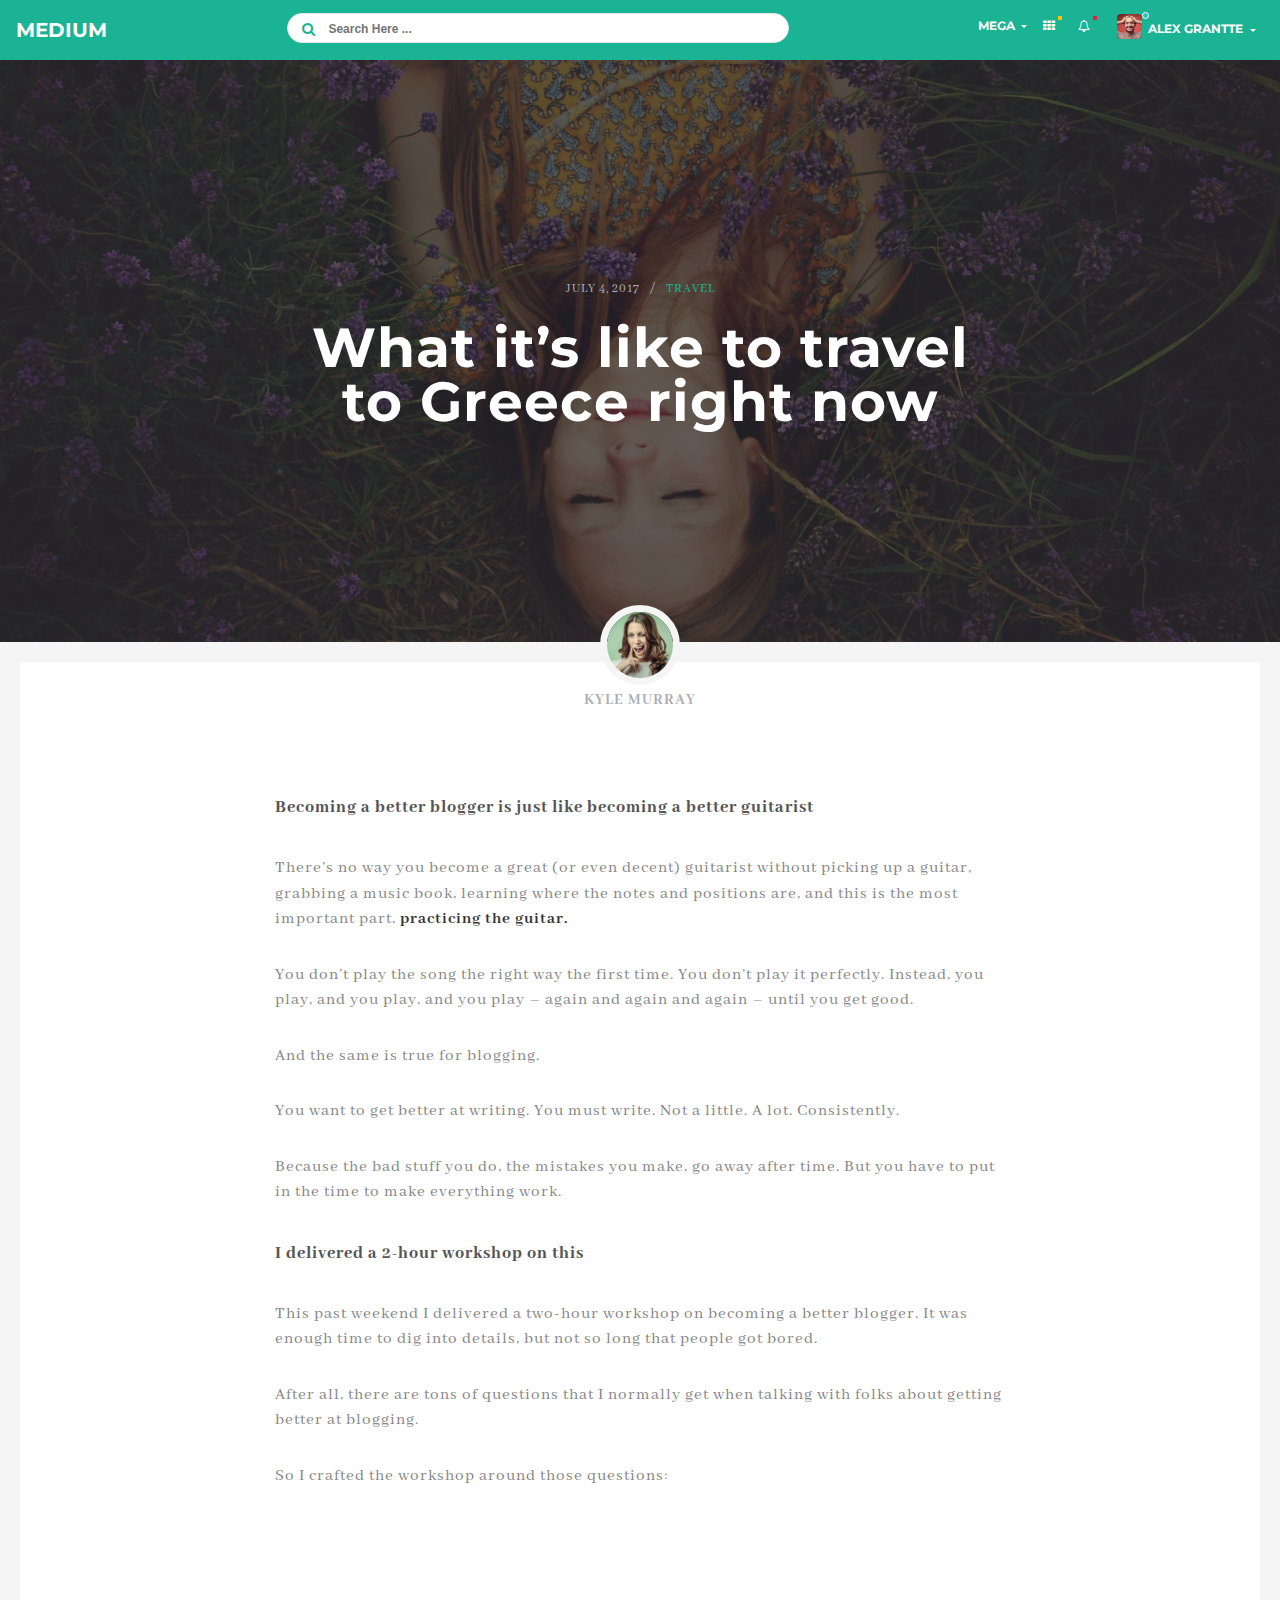
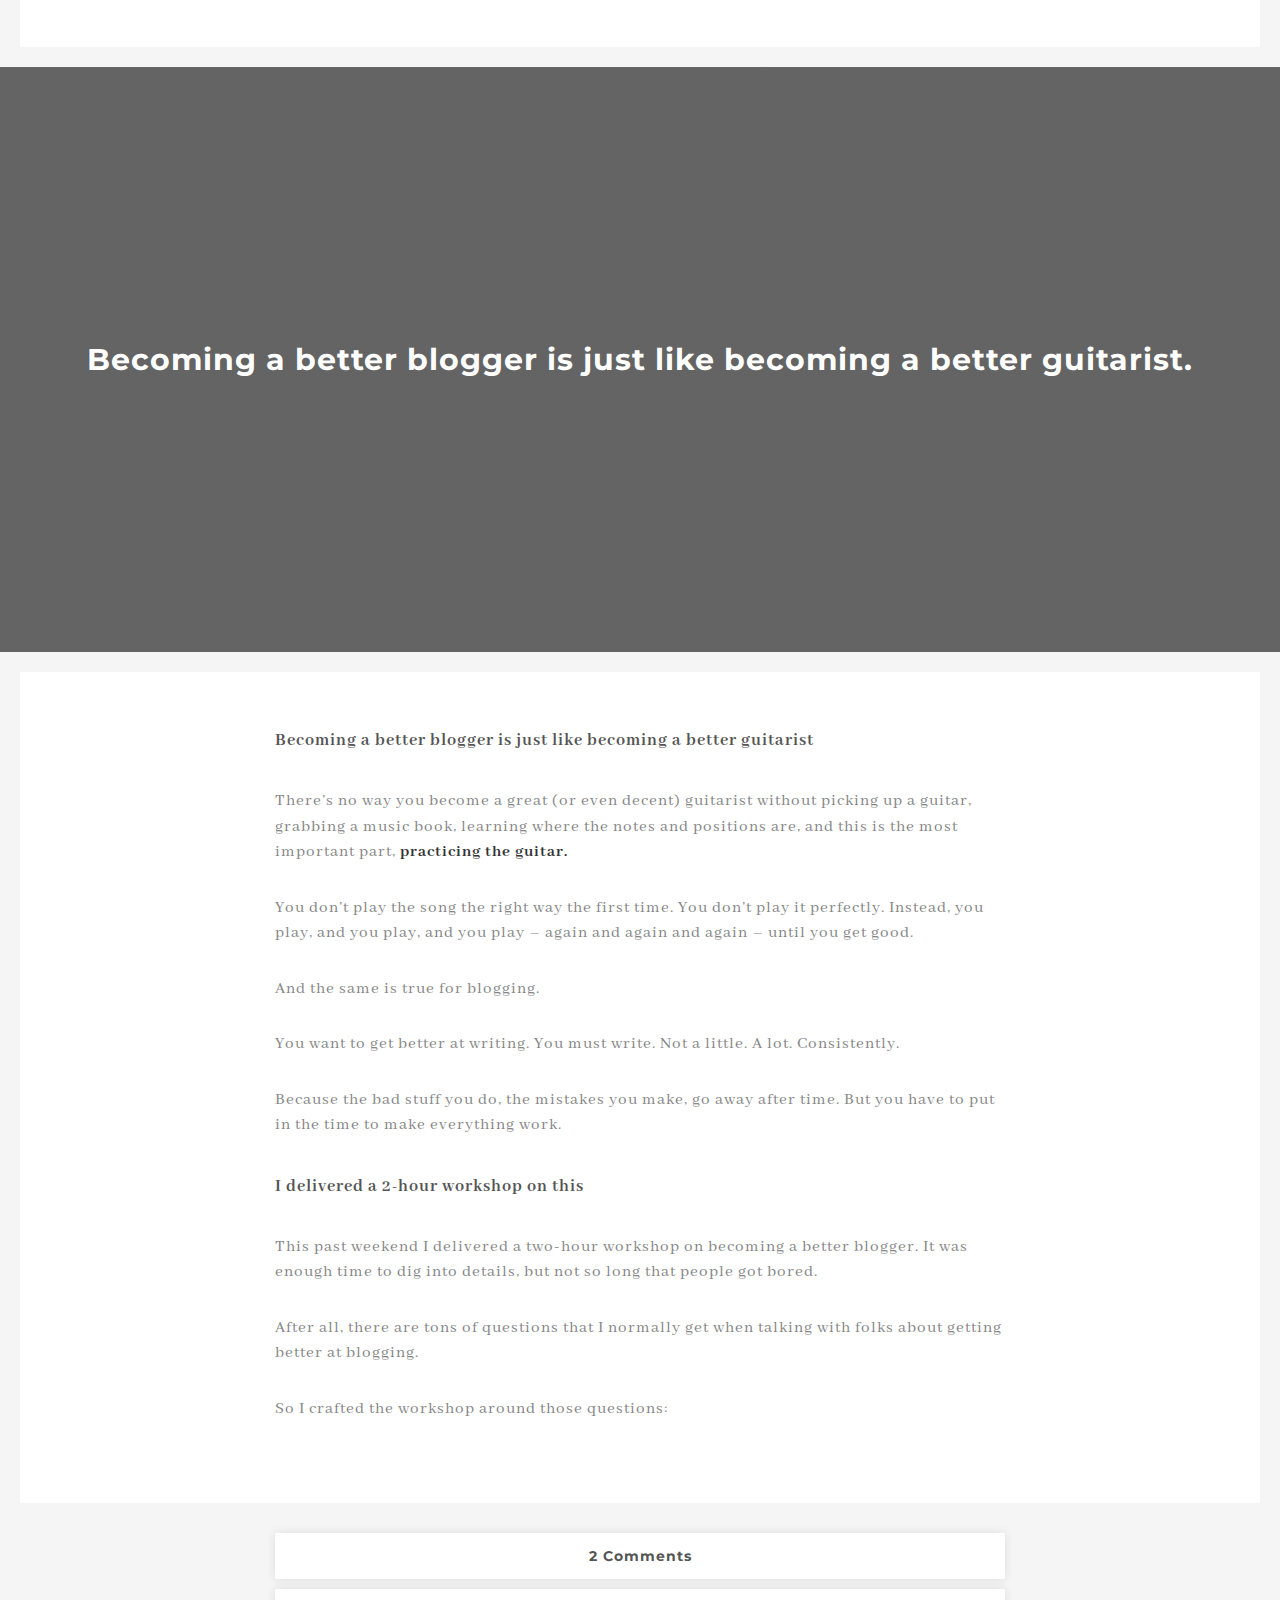
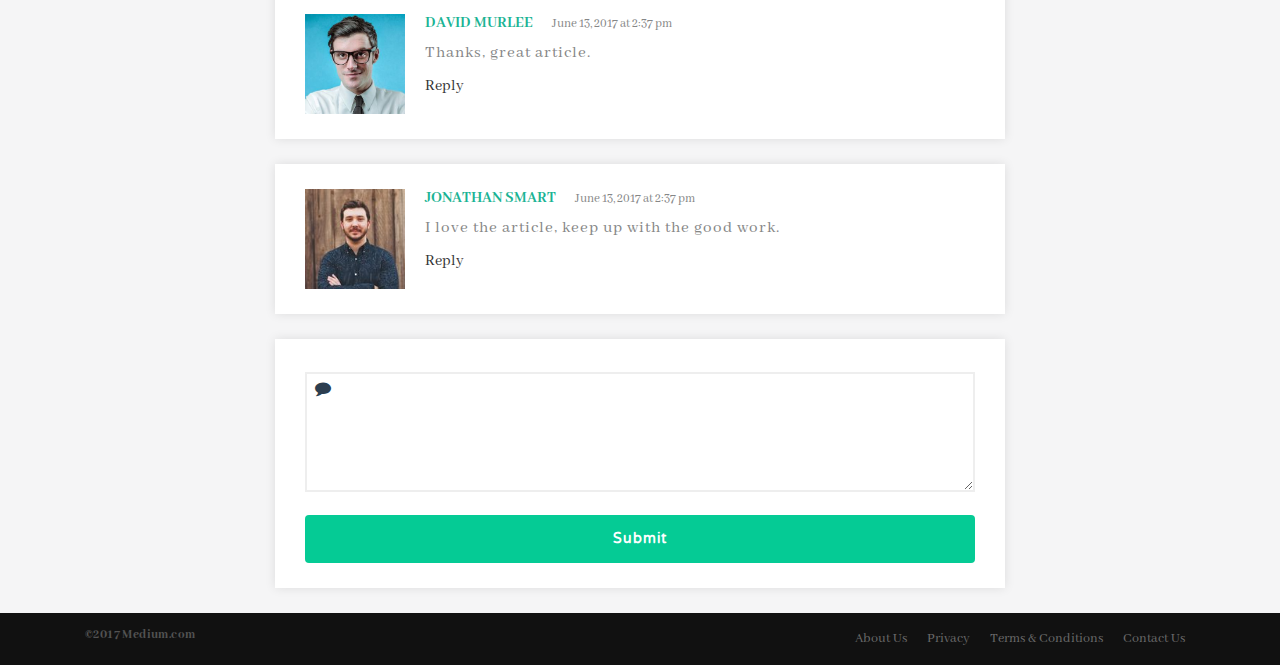
<file: post-2.html>
<!DOCTYPE html>
<html lang="en">
  
<!-- Mirrored from www.themashabrand.com/templates/Masha/Medium/post-2.html by HTTrack Website Copier/3.x [XR&CO'2014], Tue, 02 Apr 2019 15:28:27 GMT -->
<head>

	    <!-- ==============================================
		Title and Meta Tags
		=============================================== -->
		<meta charset="utf-8">
        <meta http-equiv="X-UA-Compatible" content="IE=edge">
        <title>Masha - Medium Social Network Redesigned</title>
        <meta name="viewport" content="width=device-width, initial-scale=1, maximum-scale=1">
		<meta http-equiv="X-UA-Compatible" content="IE=edge">
		<meta name="description" content="Add your business website description here">
        <meta name="keywords" content="Add your, business, website, keywords, here">
        <meta name="author" content="Add your business, website, author here">
		
		<!-- ==============================================
		Favicons
		=============================================== --> 
		<link rel="shortcut icon" href="img/favicons/favicon.html">
		<link rel="apple-touch-icon" href="img/favicons/apple-touch-icon.html">
		<link rel="apple-touch-icon" sizes="72x72" href="img/favicons/apple-touch-icon-72x72.html">
		<link rel="apple-touch-icon" sizes="114x114" href="img/favicons/apple-touch-icon-114x114.html">
		
	    <!-- ==============================================
		CSS
		=============================================== -->
        <!-- Style-->
        <link type="text/css" href="bower_components/bootstrap/dist/css/bootstrap.css" rel="stylesheet" />
        <link type="text/css" href="css/app.css" rel="stylesheet" />
				
		<!-- ==============================================
		Feauture Detection
		=============================================== -->
		<script src="js/modernizr-custom.html"></script>

		<!-- HTML5 shim and Respond.js for IE8 support of HTML5 elements and media queries -->
		<!--[if lt IE 9]>
		  <script src="https://oss.maxcdn.com/html5shiv/3.7.3/html5shiv.min.js"></script>
		  <script src="https://oss.maxcdn.com/respond/1.4.2/respond.min.js"></script>
		<![endif]-->	
		
  </head>

  <body>
  
     <!-- ==============================================
     Navigation Section
     =============================================== -->
	 <nav class="navbar navbar-light navbar-toggleable-sm bg-faded justify-content-between" id="mainNav-2">
	  <button class="navbar-toggler navbar-toggler-right" type="button" data-toggle="collapse" data-target="#collapsingNavbar2">
	   <span class="navbar-toggler-icon"></span>
	  </button>
      <a href="index.html" class="navbar-brand mr-0"> MEDIUM</a>
	  <div class="navbar-collapse collapse justify-content-between" id="collapsingNavbar2">
	   <div><!--placeholder to evenly space flexbox items and center links--></div>
	   <ul class="navbar-nav">
		<!-- Search in right of nav -->
		<li class="nav-item hidden-xs-down">
		 <form class="top_search clearfix">
		  <div class="top_search_con">
		   <input class="s" placeholder="Search Here ..." type="text">
		   <span class="top_search_icon"><i class="fa fa-search"></i></span>
		   <input class="top_search_submit" type="submit">
		  </div>
		 </form>
		</li>
		<!-- Search Ends -->  
	   </ul>
	   <ul class="nav navbar-nav">
			
		<li class="nav-item dropdown hidden-xs mega-menu">
		 <a href="javascript:;" data-toggle="dropdown" class="nav-link dropdown-toggle" aria-expanded="true">Mega </a>
		  <ul class="dropdown-menu dropdown-menu-yamm pull-right">
		   <li>
		   <!-- Content container to add padding -->
		   <div class="yamm-content">
			<div class="row">
			 <div class="col-sm-6 col-md-4 list-unstyled megamenu-list">
			  <h5 class="m-t-0">Description</h5>
			   <p class="text-muted font-13">
				 Medium Redesigned is a fully featured social network template built on top of awesome Bootstrap 4 Alpha 6, modern web technology HTML5, CSS3 and jQuery. It has many ready to use hand crafted components. The theme is fully responsive and easy to customize. The code is super easy to understand and gives power to any developer to turn this theme into real web application.
			   </p>
			 </div><!-- /col-md-3 -->
			 <ul class="col-sm-6 col-md-3 list-unstyled megamenu-list">
			  <li><h5 class="m-t-0">Pages</h5></li>
			  <li><a href="index.html">Home</a></li>
			  <li><a href="index-2.html">Home Page 2</a></li>
			  <li><a href="index-3.html">Home Page 3 </a></li>
			  <li><a href="index-4.html">Home Page 4 </a></li>
			  <li><a href="index-5-sidebar.html">Home Page 5 sidebar <span class="badge badge-danger">New</span></a></li>
			  <li><a href="newsfeed.html">News Feed <span class="badge badge-danger">New</span></a></li>
			 </ul><!-- /ul -->
             <ul class="col-sm-6 col-md-3 list-unstyled megamenu-list">
			  <li><h5 class="m-t-0">&nbsp;</h5></li>
			  <li><a href="profile.html">Profile</a></li>
			  <li><a href="profile-2.html">Profile Page 2</a></li>
			  <li><a href="followers.html">Followers/Following</li>
			  <li><a href="followers-2.html">Followers/Following 2</li>
			 </ul><!-- /ul -->
             <ul class="col-sm-6 col-md-2 list-unstyled megamenu-list">
			  <li><h5 class="m-t-0">&nbsp;</h5></li>
			  <li><a href="post.html">Post Page</li>
			  <li><a href="post-2.html">Post Page 2</li>
			 </ul><!-- /ul -->
            
			</div><!-- /row -->
		   </div><!-- /yam-content -->
		  </li><!-- /li -->
	     </ul><!-- /ul -->
        </li><!-- /li -->
			
		 <li class="nav-item dropdown mega-pills">
		  <a href="#" class="nav-link" data-toggle="dropdown" aria-expanded="true">
		   <i class="fa fa-th"></i> 
		   <span class="label up p-a-0 warn"></span>
		  </a><!-- /nav-link -->
		  <div class="dropdown-menu w-xl pull-right p-a-0">
		   <div class="row no-gutter text-primary-hover">
			<div class="col-xs-4 b-r b-b">
			 <a class="p-a block text-center">
			  <i class="fa fa-files-o text-muted m-v-sm"></i> 
			  <span class="block">Stories</span>
			 </a>
			</div><!-- /col-xs-4 -->
			<div class="col-xs-4 b-r b-b">
			 <a class="p-a block text-center">
			  <i class="fa fa-file-text-o text-muted m-v-sm"></i> 
			  <span class="block">Series</span>
			 </a>
			</div><!-- /col-xs-4 -->
			<div class="col-xs-4 b-b">
			 <a class="p-a block text-center">
			  <i class="fa fa-line-chart text-muted m-v-sm"></i> 
			  <span class="block">Stats</span>
			 </a>
			</div><!-- /col-xs-4 -->
			<div class="col-xs-4 b-r">
			 <a class="p-a block text-center">
			  <i class="fa fa-bookmark-o text-muted m-v-sm"></i> 
			  <span class="block">Bookmarks</span>
			 </a>
			</div><!-- /col-xs-4 -->
			<div class="col-xs-4 b-r">
			 <a class="p-a block text-center">
			  <i class="fa fa-file-archive-o text-muted m-v-sm"></i> 
			  <span class="block">Publications</span>
			 </a>
			</div><!-- /col-xs-4 -->
			<div class="col-xs-4">
			 <a class="p-a block text-center">
			  <i class="fa fa-heart text-muted m-v-sm"></i> 
			  <span class="block">Interests</span>
			 </a>
			</div><!-- /col-xs-4 -->
			 
		   </div>
		  </div>
		 </li><!-- /navbar-item -->		
		
         <li class="nav-item dropdown mega-notification">
		  <a href="#" class="nav-link" data-toggle="dropdown" aria-expanded="true">
		   <i class="fa fa-bell-o"></i>			  
		   <span class="label up p-a-0 danger"></span>
		  </a>
		  <div class="dropdown-menu pull-right w-xl no-bg no-border no-shadow">
		   <div class="scrollable">
		    <ul class="list-group list-group-gap m-a-0">
			 <li class="list-group-item dark-white box-shadow-z0 b">
			  <span class="pull-left m-r">
			   <img src="img/users/3.jpg" alt="..." class="w-40 img-circle">
			  </span> 
			  <span class="clear block">Use awesome <a href="#" class="text-primary">animate.css</a><br>
			   <small class="text-muted">10 minutes ago</small>
			  </span>
			 </li><!-- /list-group-item -->
			 <li class="list-group-item dark-white box-shadow-z0 b">
			  <span class="pull-left m-r">
			   <img src="img/users/5.jpg" alt="..." class="w-40 img-circle">
			  </span> 
			  <span class="clear block">
			   <a href="#" class="text-primary">Kyle</a> Added you as friend<br>
			   <small class="text-muted">2 hours ago</small>
			  </span>
			 </li><!-- /list-group-item -->
			 <li class="list-group-item dark-white text-color box-shadow-z0 b">
			  <span class="pull-left m-r">
			   <img src="img/users/4.jpg" alt="..." class="w-40 img-circle">
			  </span> 
			  <span class="clear block">
			   <a href="#" class="text-primary">Jonathan</a> sent you a message<br>
			   <small class="text-muted">1 day ago</small>
			  </span>
			 </li><!-- /list-group-item -->
			   
			</ul><!-- /list-group -->
		   </div><!-- /scrollable -->
		  </div><!-- /dropdown-menu -->
		 </li><!-- /navbar-item -->
			
		 <li class="nav-item dropdown mega-avatar">
		  <a class="nav-link dropdown-toggle clear" data-toggle="dropdown" aria-expanded="true">
		   <span class="avatar w-32"><img src="img/users/2.jpg" class="w-full rounded" width="25" height="25" alt="..."></span>
		   <i class="mini"></i>
		   <!-- hidden-xs hides the username on small devices so only the image appears. -->
		   <span class="hidden-xs">
			Alex Grantte
		   </span>
		  </a>
		  <div class="dropdown-menu w dropdown-menu-scale pull-right">
		   <a class="dropdown-item" href="#"><span>New Story</span></a> 
		   <a class="dropdown-item" href="#"><span>Become a Member</span></a> 
		   <div class="dropdown-divider"></div>
		   <a class="dropdown-item" href="profile.html"><span>Profile</span></a> 
		   <a class="dropdown-item" href="#"><span>Settings</span></a> 
		   <a class="dropdown-item" href="#">Need help?</a> 
		   <div class="dropdown-divider"></div>
		   <a class="dropdown-item" href="#">Sign out</a>
		  </div>
		 </li><!-- /navbar-item -->		
		 
	   </ul><!-- /navbar-nav -->
	  </div><!-- /navbar-collapse -->
	 </nav><!-- /nav --> 


     <!-- ==============================================
	 Header
	 =============================================== -->
	 <header class="page-post-2">
      <div class="container">
       <div class="row">
	   
        <div class="col-lg-8 offset-lg-2 col-md-10 offset-md-1">
         <div class="post-heading">
		  <p class="entry-meta">
		   <span class="date updated time">
		    <time class="entry-modified-time">July 4, 2017</time>
		   </span> &nbsp; / &nbsp; 
		   <span class="entry-categories">
		    <a href="http://chrislema.com/wordpress/" rel="category tag">Travel</a>
		   </span>
		  </p>
		  <h1>What it’s like to travel to Greece right now</h1>
         </div><!-- /.post-heading -->
        </div><!-- /.col-lg-8 -->
		
       </div><!-- /.row -->
	  </div><!-- /.container -->
     </header><!-- /header -->
	 
     <!-- ==============================================
	 Header
	 =============================================== -->	 
	 
     <div class="header-avatar">
	  <img alt="..." src="img/users/5.jpg" class="avatar avatar-200 photo" width="200" height="200">
	  <p>Kyle Murray</p>
	 </div><!-- /.header-avatar -->	 
	 

     <!-- ==============================================
	 Post Content
	 =============================================== -->
     <article class="entry-content">
      <div class="container">
       <div class="row">
        <div class="col-lg-8 offset-lg-2 col-md-10 offset-md-1">
		
		<h4>Becoming a better blogger is just like becoming a better guitarist</h4>
		<p>There’s no way you become a great (or even decent) guitarist without picking up a guitar, 
		 grabbing a music book, learning where the notes and positions are, and this is the most important part, 
		  <strong>practicing the guitar.</strong>
		</p>
		<p>You don’t play the song the right way the first time. 
		   You don’t play it perfectly.&nbsp;Instead, you play, and you play, and you play – again and again and again – until you get good.</p>
		<p>And the same is true for blogging.</p>
		<p>You want to get better at writing. You must write. Not a little. A lot. Consistently.</p>
		<p>Because the bad stuff you do, the mistakes you make, go away after time. But you have to put in the time to make everything work.</p>
		<h4>I delivered a 2-hour workshop on this</h4>
		<p>This past weekend I delivered a two-hour workshop on becoming a better blogger. 
		It was enough time to dig into details, but not so long that people got bored.</p>
		<p>After all, there are tons of questions that I normally get when talking with folks about getting better at blogging.</p>
		<p>So I crafted the workshop around those questions:</p>
		
        </div><!-- /col-lg-8 -->
       </div><!-- /row -->
      </div><!-- /container -->
     </article><!-- /article -->	  

     <!-- ==============================================
     Banner Section
     =============================================== -->
	 <section class="banner-comment">
	  <div class="container">
	   <h1>Becoming a better blogger is just like becoming a better guitarist.</h1>
	  </div><!-- /container -->
	 </section><!-- /section -->	


     <!-- ==============================================
	 Post Content
	 =============================================== -->
     <article class="entry-content-2">
      <div class="container">
       <div class="row">
        <div class="col-lg-8 offset-lg-2 col-md-10 offset-md-1">
		
		<h4>Becoming a better blogger is just like becoming a better guitarist</h4>
		<p>There’s no way you become a great (or even decent) guitarist without picking up a guitar, 
		 grabbing a music book, learning where the notes and positions are, and this is the most important part, 
		  <strong>practicing the guitar.</strong>
		</p>
		<p>You don’t play the song the right way the first time. 
		   You don’t play it perfectly.&nbsp;Instead, you play, and you play, and you play – again and again and again – until you get good.</p>
		<p>And the same is true for blogging.</p>
		<p>You want to get better at writing. You must write. Not a little. A lot. Consistently.</p>
		<p>Because the bad stuff you do, the mistakes you make, go away after time. But you have to put in the time to make everything work.</p>
		<h4>I delivered a 2-hour workshop on this</h4>
		<p>This past weekend I delivered a two-hour workshop on becoming a better blogger. 
		It was enough time to dig into details, but not so long that people got bored.</p>
		<p>After all, there are tons of questions that I normally get when talking with folks about getting better at blogging.</p>
		<p>So I crafted the workshop around those questions:</p>
		
        </div><!-- /col-lg-8 -->
       </div><!-- /row -->
      </div><!-- /container -->
     </article><!-- /article -->	  
	 
     <!-- ==============================================
	 Post Content
	 =============================================== -->
     <article class="post-comments">
      <div class="container">
       <div class="row">
        <div class="col-lg-8 offset-lg-2 col-md-10 offset-md-1">
		
		  <div class="comments-list-notification">
		   <h4><span class="text">2 Comments</span></h4>
		  </div><!-- /.comment-list -->
		
		  <div class="comments-list">
			
			 <div class="comment-body">
			  <div class="author-avatar">
			   <img alt="..." src="img/users/3.jpg" class="img-fluid" width="100" height="100">        
			  </div>
			  <div class="comment-content">
				<span class="author-name">David Murlee</span>                
				<span class="author-time">June 13, 2017 at 2:37 pm</span>
				<p class="author-post">Thanks, great article.</p>
				<a rel="nofollow" class="comment-reply-link" href="#"  aria-label="Reply to Bablofil">Reply</a> 
			  </div><!-- /.comment-content -->
			 </div><!-- .comment-body -->
			 
		  </div><!-- /.comment-list -->
		
		  <div class="comments-list">
			
			 <div class="comment-body">
			  <div class="author-avatar">
			   <img alt="..." src="img/users/4.jpg" class="img-fluid" width="100" height="100">        
			  </div>
			  <div class="comment-content">
				<span class="author-name">Jonathan Smart</span>                
				<span class="author-time">June 13, 2017 at 2:37 pm</span>
				<p class="author-post">I love the article, keep up with the good work.</p>
				<a rel="nofollow" class="comment-reply-link" href="#"  aria-label="Reply to Bablofil">Reply</a> 
			  </div><!-- /.comment-content -->
			 </div><!-- .comment-body -->
			 
		  </div><!-- /.comment-list -->		
		
		  <div class="comments-list">
			<!-- The contactform -->
			<form method="post" name="contactform" id="contactform">
			 <fieldset>
			   <!-- Comments / Message -->
			   <label for="comments" accesskey="C"><i class="fa fa-comment"></i></label>
			   <textarea name="comments" id="comments"></textarea>
			   <!-- Send button -->
			   <div class="text-center">
			   <button type="submit" class="kafe-btn kafe-btn-mint full-width">Submit</button>
			   </div>
			 </fieldset>
			</form>	
		  </div><!-- /.comment-list -->	  
		
        </div><!-- /col-lg-8 -->
       </div><!-- /row -->
      </div><!-- /container -->
     </article><!-- /article -->	   
	
     <!-- ==============================================
     Footer Section
     =============================================== -->	
     <footer class="bottom-footer">
	  <div class="container">
	   <p><span>©2017 Medium.com</span></p>			
		 
	   <ul id="menu-footer-menu">
	    <li>
	     <a href="#">About Us</a>
	    </li><!-- /li -->
	    <li>
	     <a href="#">Privacy</a>
	    </li><!-- /li -->
		<li>
		 <a href="#">Terms & Conditions</a>
		</li><!-- /li -->
		<li>
		 <a href="#">Contact Us</a>
		</li><!-- /li -->
	   </ul><!-- /ul -->	
	   
	  </div><!-- /container -->
     </footer><!-- /footer -->
	 
     <a id="scrollup">Scroll</a>
	 
     <!-- ==============================================
	 Scripts
	 =============================================== -->
	<script src="bower_components/jquery/dist/jquery.js"></script>
	<script src="bower_components/tether/dist/js/tether.min.js"></script>
	<script src="bower_components/bootstrap/dist/js/bootstrap.js"></script>
	<script src="js/medium.js"></script>

  </body>

<!-- Mirrored from www.themashabrand.com/templates/Masha/Medium/post-2.html by HTTrack Website Copier/3.x [XR&CO'2014], Tue, 02 Apr 2019 15:28:27 GMT -->
</html>
</file>
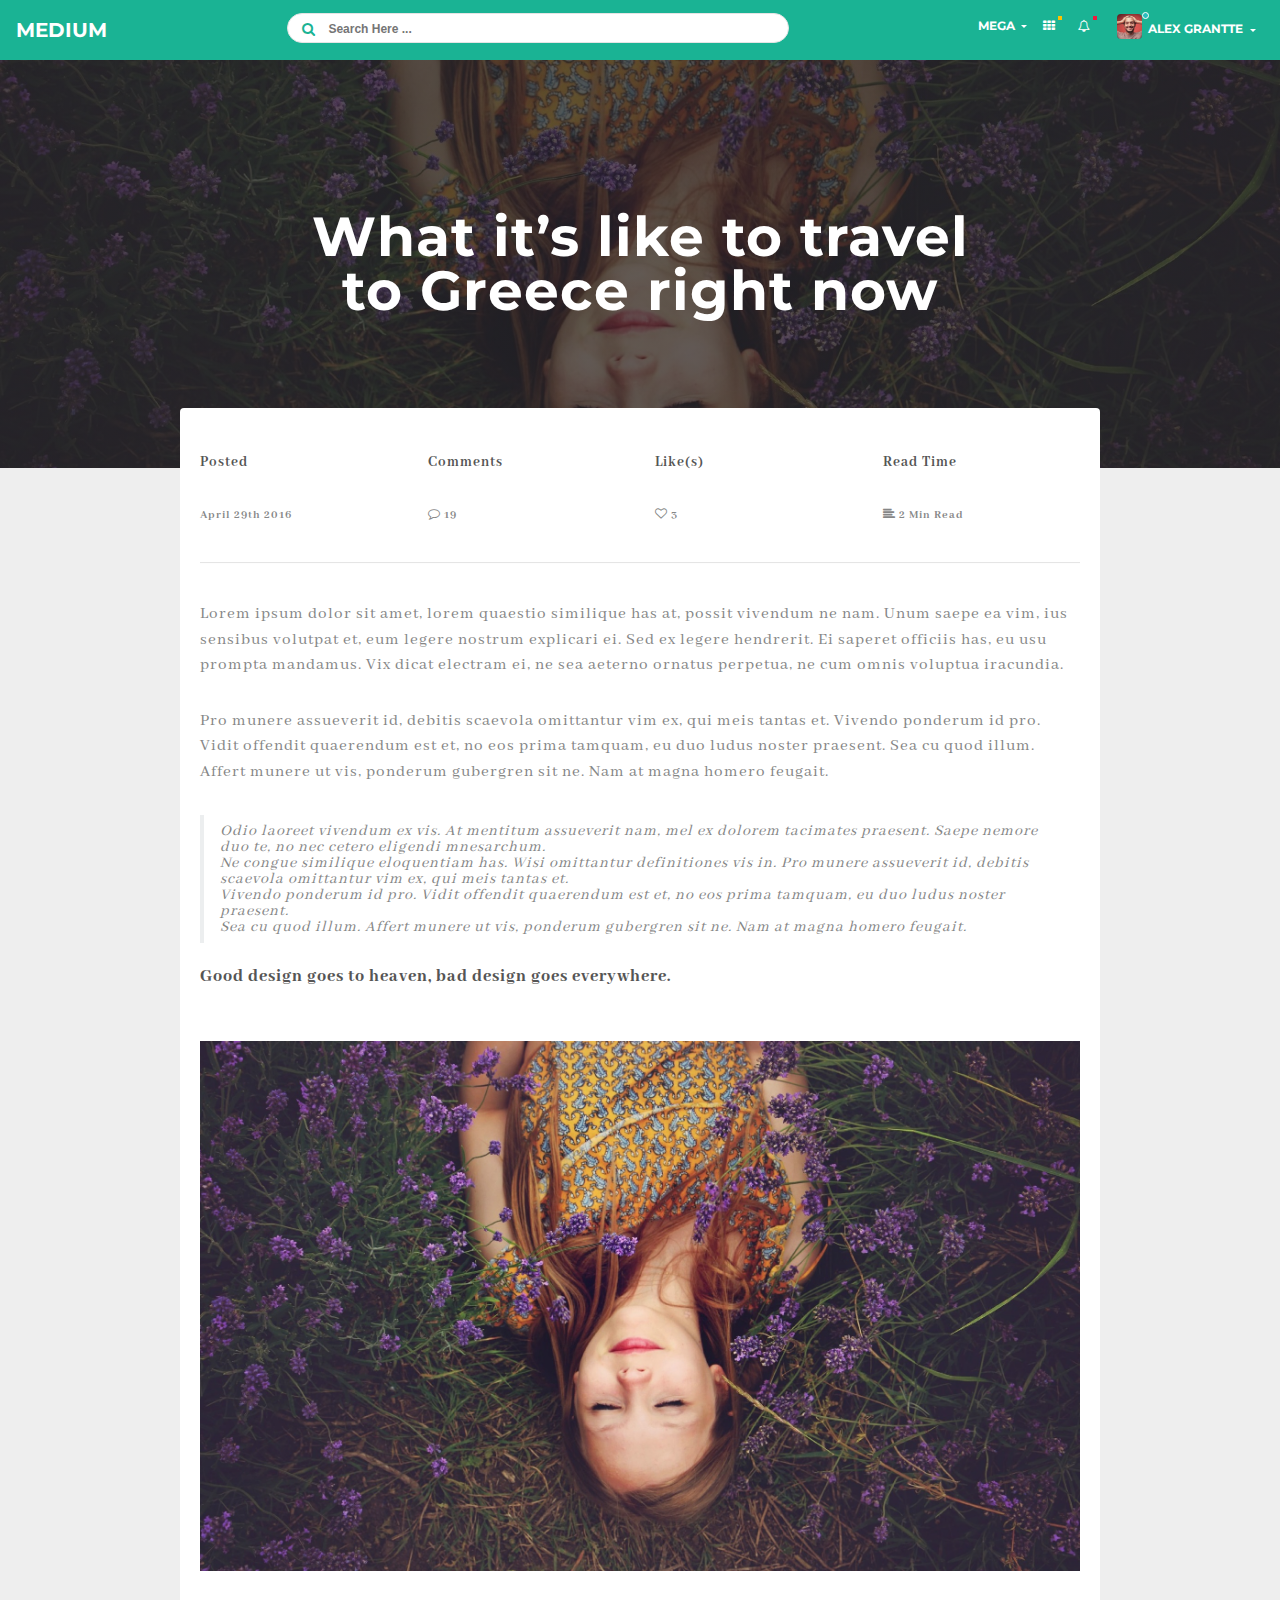
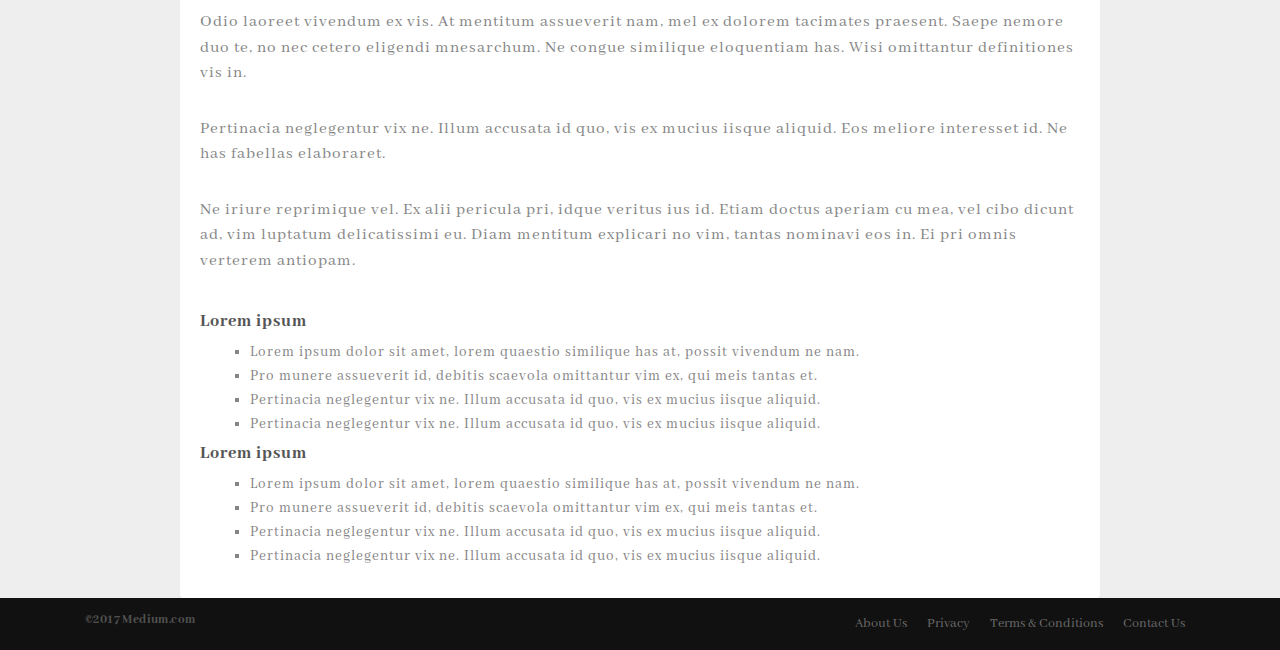
<file: post.html>
<!DOCTYPE html>
<html lang="en">
  
<!-- Mirrored from www.themashabrand.com/templates/Masha/Medium/post.html by HTTrack Website Copier/3.x [XR&CO'2014], Tue, 02 Apr 2019 15:28:27 GMT -->
<head>

	    <!-- ==============================================
		Title and Meta Tags
		=============================================== -->
		<meta charset="utf-8">
        <meta http-equiv="X-UA-Compatible" content="IE=edge">
        <title>Masha - Medium Social Network Redesigned</title>
        <meta name="viewport" content="width=device-width, initial-scale=1, maximum-scale=1">
		<meta http-equiv="X-UA-Compatible" content="IE=edge">
		<meta name="description" content="Add your business website description here">
        <meta name="keywords" content="Add your, business, website, keywords, here">
        <meta name="author" content="Add your business, website, author here">
		
		<!-- ==============================================
		Favicons
		=============================================== --> 
		<link rel="shortcut icon" href="img/favicons/favicon.html">
		<link rel="apple-touch-icon" href="img/favicons/apple-touch-icon.html">
		<link rel="apple-touch-icon" sizes="72x72" href="img/favicons/apple-touch-icon-72x72.html">
		<link rel="apple-touch-icon" sizes="114x114" href="img/favicons/apple-touch-icon-114x114.html">
		
	    <!-- ==============================================
		CSS
		=============================================== -->
        <!-- Style-->
        <link type="text/css" href="bower_components/bootstrap/dist/css/bootstrap.css" rel="stylesheet" />
        <link type="text/css" href="css/app.css" rel="stylesheet" />
				
		<!-- ==============================================
		Feauture Detection
		=============================================== -->
		<script src="js/modernizr-custom.html"></script>

		<!-- HTML5 shim and Respond.js for IE8 support of HTML5 elements and media queries -->
		<!--[if lt IE 9]>
		  <script src="https://oss.maxcdn.com/html5shiv/3.7.3/html5shiv.min.js"></script>
		  <script src="https://oss.maxcdn.com/respond/1.4.2/respond.min.js"></script>
		<![endif]-->	
		
  </head>

  <body class="greybg">
  
     <!-- ==============================================
     Navigation Section
     =============================================== -->
	 <nav class="navbar navbar-light navbar-toggleable-sm bg-faded justify-content-between" id="mainNav-2">
	  <button class="navbar-toggler navbar-toggler-right" type="button" data-toggle="collapse" data-target="#collapsingNavbar2">
	   <span class="navbar-toggler-icon"></span>
	  </button>
      <a href="index.html" class="navbar-brand mr-0"> MEDIUM</a>
	  <div class="navbar-collapse collapse justify-content-between" id="collapsingNavbar2">
	   <div><!--placeholder to evenly space flexbox items and center links--></div>
	   <ul class="navbar-nav">
		<!-- Search in right of nav -->
		<li class="nav-item hidden-xs-down">
		 <form class="top_search clearfix">
		  <div class="top_search_con">
		   <input class="s" placeholder="Search Here ..." type="text">
		   <span class="top_search_icon"><i class="fa fa-search"></i></span>
		   <input class="top_search_submit" type="submit">
		  </div>
		 </form>
		</li>
		<!-- Search Ends -->  
	   </ul>
	   <ul class="nav navbar-nav">
			
		<li class="nav-item dropdown hidden-xs mega-menu">
		 <a href="javascript:;" data-toggle="dropdown" class="nav-link dropdown-toggle" aria-expanded="true">Mega </a>
		  <ul class="dropdown-menu dropdown-menu-yamm pull-right">
		   <li>
		   <!-- Content container to add padding -->
		   <div class="yamm-content">
			<div class="row">
			 <div class="col-sm-6 col-md-4 list-unstyled megamenu-list">
			  <h5 class="m-t-0">Description</h5>
			   <p class="text-muted font-13">
				 Medium Redesigned is a fully featured social network template built on top of awesome Bootstrap 4 Alpha 6, modern web technology HTML5, CSS3 and jQuery. It has many ready to use hand crafted components. The theme is fully responsive and easy to customize. The code is super easy to understand and gives power to any developer to turn this theme into real web application.
			   </p>
			 </div><!-- /col-md-3 -->
			 <ul class="col-sm-6 col-md-3 list-unstyled megamenu-list">
			  <li><h5 class="m-t-0">Pages</h5></li>
			  <li><a href="index.html">Home</a></li>
			  <li><a href="index-2.html">Home Page 2</a></li>
			  <li><a href="index-3.html">Home Page 3 </a></li>
			  <li><a href="index-4.html">Home Page 4 </a></li>
			  <li><a href="index-5-sidebar.html">Home Page 5 sidebar <span class="badge badge-danger">New</span></a></li>
			  <li><a href="newsfeed.html">News Feed <span class="badge badge-danger">New</span></a></li>
			 </ul><!-- /ul -->
             <ul class="col-sm-6 col-md-3 list-unstyled megamenu-list">
			  <li><h5 class="m-t-0">&nbsp;</h5></li>
			  <li><a href="profile.html">Profile</a></li>
			  <li><a href="profile-2.html">Profile Page 2</a></li>
			  <li><a href="followers.html">Followers/Following</li>
			  <li><a href="followers-2.html">Followers/Following 2</li>
			 </ul><!-- /ul -->
             <ul class="col-sm-6 col-md-2 list-unstyled megamenu-list">
			  <li><h5 class="m-t-0">&nbsp;</h5></li>
			  <li><a href="post.html">Post Page</li>
			  <li><a href="post-2.html">Post Page 2</li>
			 </ul><!-- /ul -->
            
			</div><!-- /row -->
		   </div><!-- /yam-content -->
		  </li><!-- /li -->
	     </ul><!-- /ul -->
        </li><!-- /li -->
			
		 <li class="nav-item dropdown mega-pills">
		  <a href="#" class="nav-link" data-toggle="dropdown" aria-expanded="true">
		   <i class="fa fa-th"></i> 
		   <span class="label up p-a-0 warn"></span>
		  </a><!-- /nav-link -->
		  <div class="dropdown-menu w-xl pull-right p-a-0">
		   <div class="row no-gutter text-primary-hover">
			<div class="col-xs-4 b-r b-b">
			 <a class="p-a block text-center">
			  <i class="fa fa-files-o text-muted m-v-sm"></i> 
			  <span class="block">Stories</span>
			 </a>
			</div><!-- /col-xs-4 -->
			<div class="col-xs-4 b-r b-b">
			 <a class="p-a block text-center">
			  <i class="fa fa-file-text-o text-muted m-v-sm"></i> 
			  <span class="block">Series</span>
			 </a>
			</div><!-- /col-xs-4 -->
			<div class="col-xs-4 b-b">
			 <a class="p-a block text-center">
			  <i class="fa fa-line-chart text-muted m-v-sm"></i> 
			  <span class="block">Stats</span>
			 </a>
			</div><!-- /col-xs-4 -->
			<div class="col-xs-4 b-r">
			 <a class="p-a block text-center">
			  <i class="fa fa-bookmark-o text-muted m-v-sm"></i> 
			  <span class="block">Bookmarks</span>
			 </a>
			</div><!-- /col-xs-4 -->
			<div class="col-xs-4 b-r">
			 <a class="p-a block text-center">
			  <i class="fa fa-file-archive-o text-muted m-v-sm"></i> 
			  <span class="block">Publications</span>
			 </a>
			</div><!-- /col-xs-4 -->
			<div class="col-xs-4">
			 <a class="p-a block text-center">
			  <i class="fa fa-heart text-muted m-v-sm"></i> 
			  <span class="block">Interests</span>
			 </a>
			</div><!-- /col-xs-4 -->
			 
		   </div>
		  </div>
		 </li><!-- /navbar-item -->		
		
         <li class="nav-item dropdown mega-notification">
		  <a href="#" class="nav-link" data-toggle="dropdown" aria-expanded="true">
		   <i class="fa fa-bell-o"></i>			  
		   <span class="label up p-a-0 danger"></span>
		  </a>
		  <div class="dropdown-menu pull-right w-xl no-bg no-border no-shadow">
		   <div class="scrollable">
		    <ul class="list-group list-group-gap m-a-0">
			 <li class="list-group-item dark-white box-shadow-z0 b">
			  <span class="pull-left m-r">
			   <img src="img/users/3.jpg" alt="..." class="w-40 img-circle">
			  </span> 
			  <span class="clear block">Use awesome <a href="#" class="text-primary">animate.css</a><br>
			   <small class="text-muted">10 minutes ago</small>
			  </span>
			 </li><!-- /list-group-item -->
			 <li class="list-group-item dark-white box-shadow-z0 b">
			  <span class="pull-left m-r">
			   <img src="img/users/5.jpg" alt="..." class="w-40 img-circle">
			  </span> 
			  <span class="clear block">
			   <a href="#" class="text-primary">Kyle</a> Added you as friend<br>
			   <small class="text-muted">2 hours ago</small>
			  </span>
			 </li><!-- /list-group-item -->
			 <li class="list-group-item dark-white text-color box-shadow-z0 b">
			  <span class="pull-left m-r">
			   <img src="img/users/4.jpg" alt="..." class="w-40 img-circle">
			  </span> 
			  <span class="clear block">
			   <a href="#" class="text-primary">Jonathan</a> sent you a message<br>
			   <small class="text-muted">1 day ago</small>
			  </span>
			 </li><!-- /list-group-item -->
			   
			</ul><!-- /list-group -->
		   </div><!-- /scrollable -->
		  </div><!-- /dropdown-menu -->
		 </li><!-- /navbar-item -->
			
		 <li class="nav-item dropdown mega-avatar">
		  <a class="nav-link dropdown-toggle clear" data-toggle="dropdown" aria-expanded="true">
		   <span class="avatar w-32"><img src="img/users/2.jpg" class="w-full rounded" width="25" height="25" alt="..."></span>
		   <i class="mini"></i>
		   <!-- hidden-xs hides the username on small devices so only the image appears. -->
		   <span class="hidden-xs">
			Alex Grantte
		   </span>
		  </a>
		  <div class="dropdown-menu w dropdown-menu-scale pull-right">
		   <a class="dropdown-item" href="#"><span>New Story</span></a> 
		   <a class="dropdown-item" href="#"><span>Become a Member</span></a> 
		   <div class="dropdown-divider"></div>
		   <a class="dropdown-item" href="profile.html"><span>Profile</span></a> 
		   <a class="dropdown-item" href="#"><span>Settings</span></a> 
		   <a class="dropdown-item" href="#">Need help?</a> 
		   <div class="dropdown-divider"></div>
		   <a class="dropdown-item" href="#">Sign out</a>
		  </div>
		 </li><!-- /navbar-item -->		
		 
	   </ul><!-- /navbar-nav -->
	  </div><!-- /navbar-collapse -->
	 </nav><!-- /nav --> 

     <!-- ==============================================
	 Header
	 =============================================== -->
    <header class="masthead" style="">
        <div class="container">
            <div class="row">
                <div class="col-lg-8 offset-lg-2 col-md-10 offset-md-1">
                    <div class="post-heading text-center">
                        <h1>What it’s like to travel to Greece right now</h1>
                    </div>
                </div>
            </div>
        </div>
    </header>



     <!-- ==============================================
	 Post Content
	 =============================================== -->
     <article>
      <div class="container">
       <div class="row">
		<div class="col-lg-10 offset-md-1">
		<div class="white-blogpage">
		
		 <div class="row post-top-sec">
		  <div class="col-lg-3">
		   <h5> Posted </h5>
		   <p>April 29th 2016</p>
		  </div><!-- /.col-lg-3 -->
		  <div class="col-lg-3">
		   <h5> Comments </h5>
		   <p><i class="fa fa-comment-o"></i> 19</p>
		  </div><!-- /.col-lg-3 -->
		  <div class="col-lg-3">
		   <h5> Like(s) </h5>
		   <p><i class="fa fa-heart-o"></i> 3</p>
		  </div><!-- /.col-lg-3 -->
		  <div class="col-lg-3">
		   <h5> Read Time </h5>
		   <p><i class="fa fa-align-left"></i> 2 Min Read</p>
		  </div><!-- /.col-lg-3 -->
		  
		  <div class="col-lg-12">
           <hr class="small-hr">
		  </div> <!-- /.col-lg-12 -->
		 </div><!-- /.row -->
		 		  
		  <p>Lorem ipsum dolor sit amet, lorem quaestio similique has at, possit vivendum ne nam. Unum saepe ea vim, ius sensibus volutpat et, eum legere nostrum explicari ei. Sed ex legere hendrerit. Ei saperet officiis has, eu usu prompta mandamus. Vix dicat electram ei, ne sea aeterno ornatus perpetua, ne cum omnis voluptua iracundia.</p>
		  <p>Pro munere assueverit id, debitis scaevola omittantur vim ex, qui meis tantas et. Vivendo ponderum id pro. Vidit offendit quaerendum est et, no eos prima tamquam, eu duo ludus noster praesent. Sea cu quod illum. Affert munere ut vis, ponderum gubergren sit ne. Nam at magna homero feugait.</p>
		  <blockquote>
		  Odio laoreet vivendum ex vis. At mentitum assueverit nam, mel ex dolorem tacimates praesent. Saepe nemore duo te, no nec cetero eligendi mnesarchum.<br/>
		  Ne congue similique eloquentiam has. Wisi omittantur definitiones vis in. Pro munere assueverit id, debitis scaevola omittantur vim ex, qui meis tantas et.<br/> 
		  Vivendo ponderum id pro. Vidit offendit quaerendum est et, no eos prima tamquam, eu duo ludus noster praesent. <br/> Sea cu quod illum. Affert munere ut vis, ponderum gubergren sit ne. Nam at magna homero feugait.
		  </blockquote>
		  
		  <h4>Good design goes to heaven, bad design goes everywhere.</h4><br/>
		  <p><img src="img/blog/5.jpg" class="img-fluid" width="100%" height="500" alt="..." /></p>
		  <p>Odio laoreet vivendum ex vis. At mentitum assueverit nam, mel ex dolorem tacimates praesent. Saepe nemore duo te, no nec cetero eligendi mnesarchum. Ne congue similique eloquentiam has. Wisi omittantur definitiones vis in.</p>
		  <p>Pertinacia neglegentur vix ne. Illum accusata id quo, vis ex mucius iisque aliquid. Eos meliore interesset id. Ne has fabellas elaboraret.</p>
		  <p>Ne iriure reprimique vel. Ex alii pericula pri, idque veritus ius id. Etiam doctus aperiam cu mea, vel cibo dicunt ad, vim luptatum delicatissimi eu. Diam mentitum explicari no vim, tantas nominavi eos in. Ei pri omnis verterem antiopam.</p>
		  
		  <h4>Lorem ipsum</h4>
		   <ul class="square">
			<li>Lorem ipsum dolor sit amet, lorem quaestio similique has at, possit vivendum ne nam.</li>
			<li>Pro munere assueverit id, debitis scaevola omittantur vim ex, qui meis tantas et.</li>
			<li>Pertinacia neglegentur vix ne. Illum accusata id quo, vis ex mucius iisque aliquid.</li>
			<li>Pertinacia neglegentur vix ne. Illum accusata id quo, vis ex mucius iisque aliquid.</li>
		   </ul>
          
		  <h4>Lorem ipsum</h4>
           <ul class="square">
			<li>Lorem ipsum dolor sit amet, lorem quaestio similique has at, possit vivendum ne nam.</li>
			<li>Pro munere assueverit id, debitis scaevola omittantur vim ex, qui meis tantas et.</li>
			<li>Pertinacia neglegentur vix ne. Illum accusata id quo, vis ex mucius iisque aliquid.</li>
			<li>Pertinacia neglegentur vix ne. Illum accusata id quo, vis ex mucius iisque aliquid.</li>
		   </ul>		
		</div><!-- /.col-lg-8 -->
		</div>
       </div>
      </div>
     </article>	
	
     <!-- ==============================================
     Footer Section
     =============================================== -->	
     <footer class="bottom-footer">
	  <div class="container">
	   <p><span>©2017 Medium.com</span></p>			
		 
	   <ul id="menu-footer-menu">
	    <li>
	     <a href="#">About Us</a>
	    </li><!-- /li -->
	    <li>
	     <a href="#">Privacy</a>
	    </li><!-- /li -->
		<li>
		 <a href="#">Terms & Conditions</a>
		</li><!-- /li -->
		<li>
		 <a href="#">Contact Us</a>
		</li><!-- /li -->
	   </ul><!-- /ul -->	
	   
	  </div><!-- /container -->
     </footer><!-- /footer -->
	 
     <a id="scrollup">Scroll</a>
	 
     <!-- ==============================================
	 Scripts
	 =============================================== -->
	<script src="bower_components/jquery/dist/jquery.js"></script>
	<script src="bower_components/tether/dist/js/tether.min.js"></script>
	<script src="bower_components/bootstrap/dist/js/bootstrap.js"></script>
	<script src="js/medium.js"></script>

  </body>

<!-- Mirrored from www.themashabrand.com/templates/Masha/Medium/post.html by HTTrack Website Copier/3.x [XR&CO'2014], Tue, 02 Apr 2019 15:28:27 GMT -->
</html>
</file>
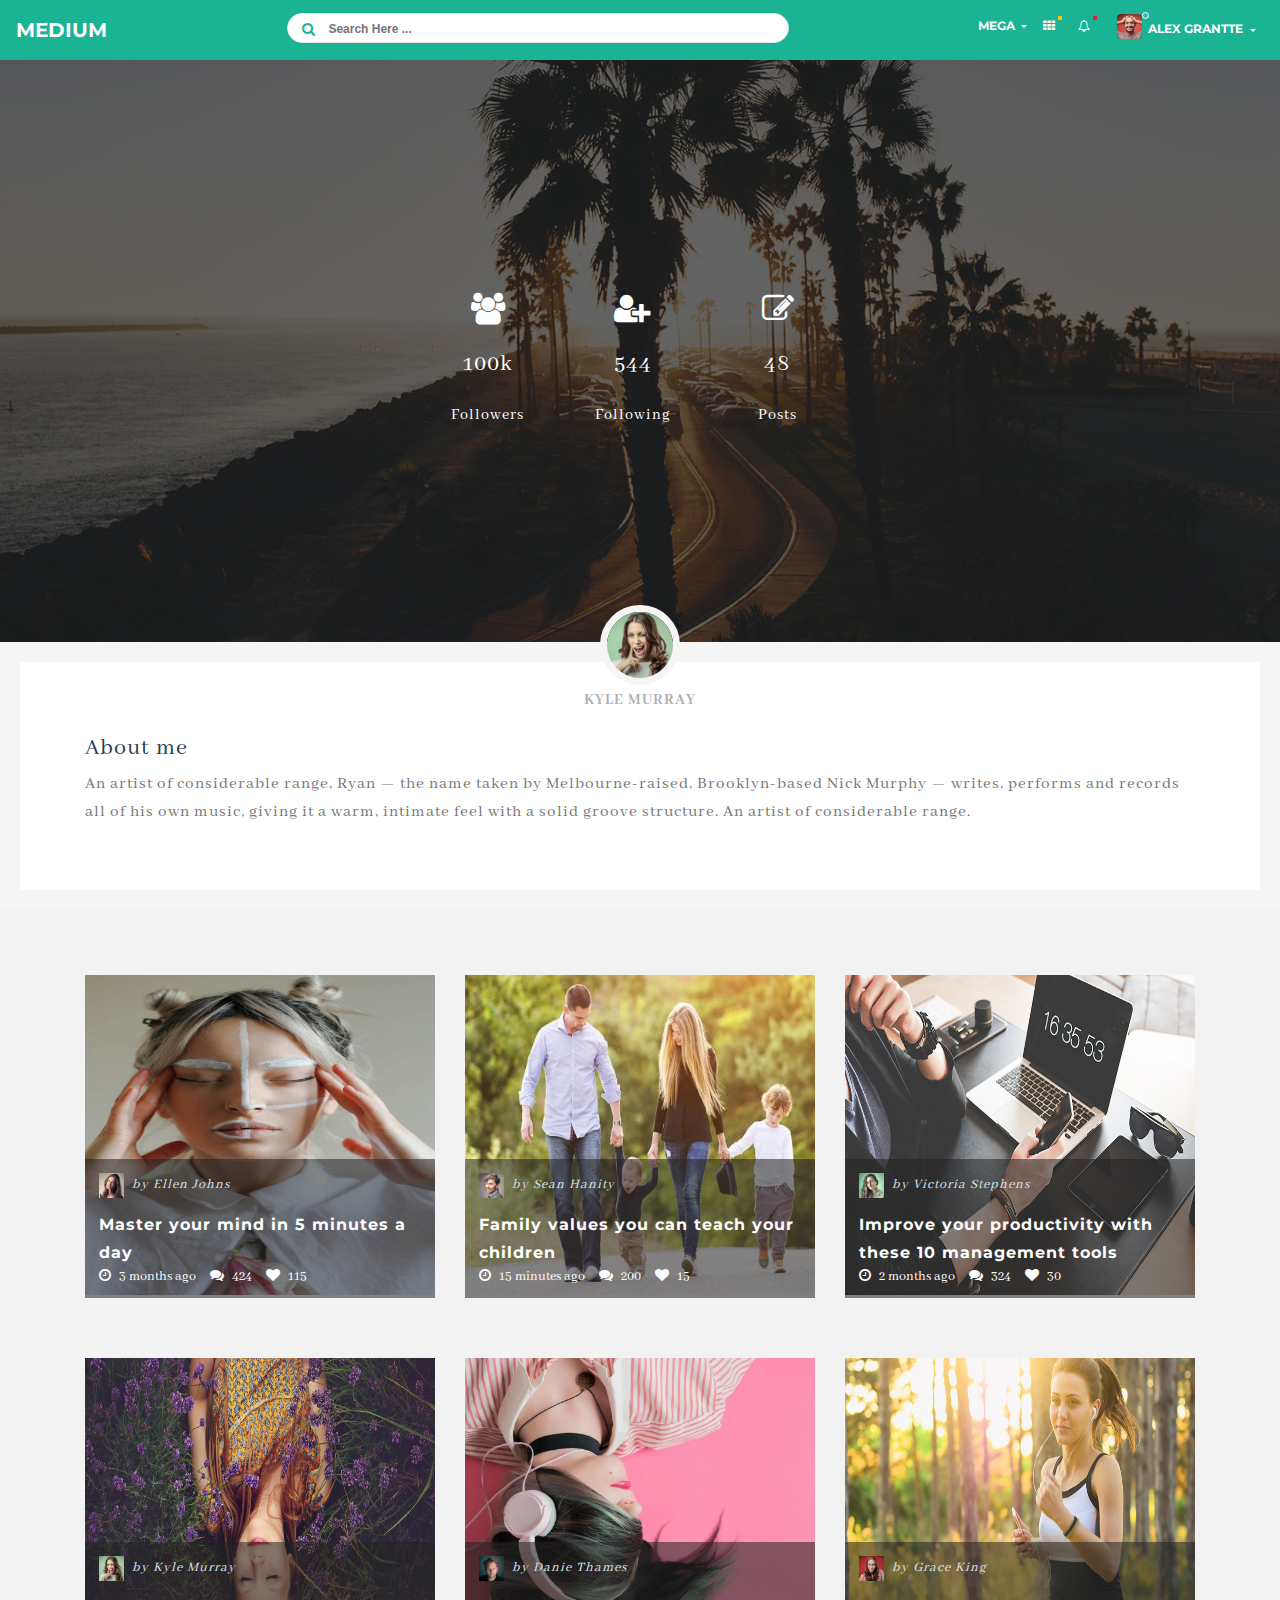
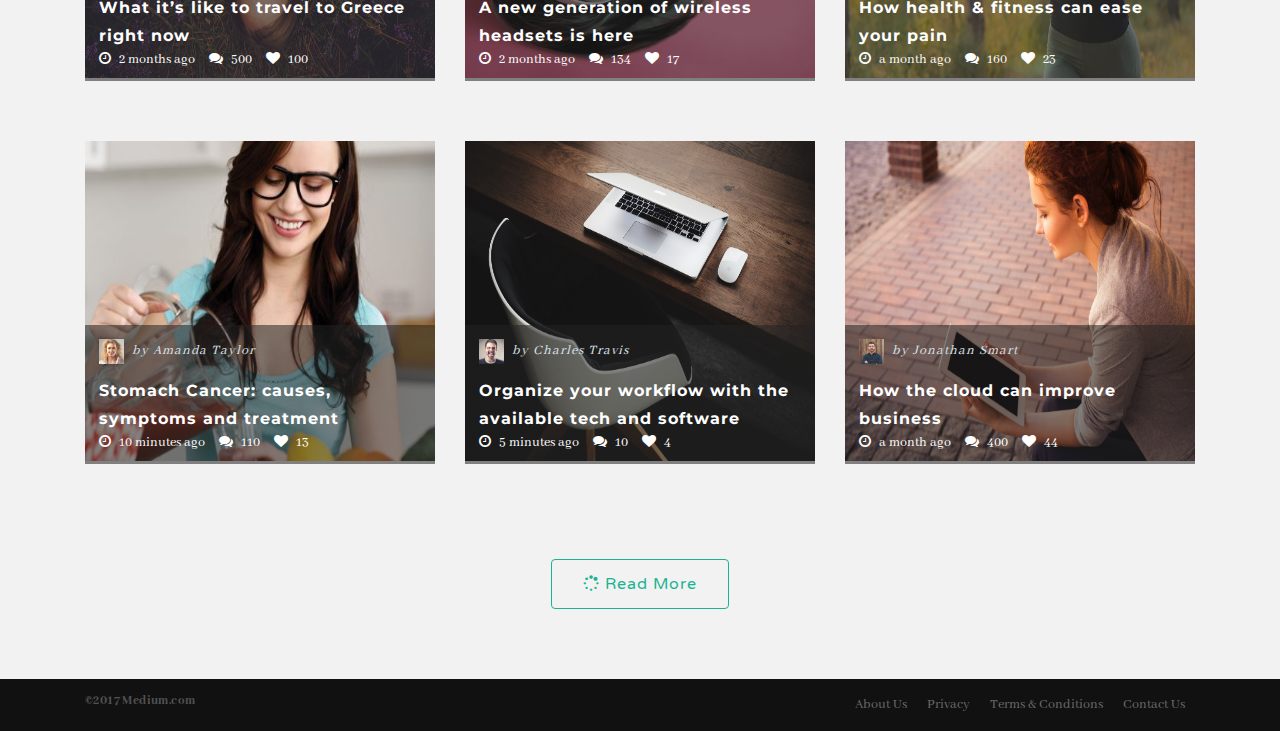
<file: profile-2.html>
<!DOCTYPE html>
<html lang="en">
  
<!-- Mirrored from www.themashabrand.com/templates/Masha/Medium/profile-2.html by HTTrack Website Copier/3.x [XR&CO'2014], Tue, 02 Apr 2019 15:28:27 GMT -->
<head>

	    <!-- ==============================================
		Title and Meta Tags
		=============================================== -->
		<meta charset="utf-8">
        <meta http-equiv="X-UA-Compatible" content="IE=edge">
        <title>Masha - Medium Social Network Redesigned</title>
        <meta name="viewport" content="width=device-width, initial-scale=1, maximum-scale=1">
		<meta http-equiv="X-UA-Compatible" content="IE=edge">
		<meta name="description" content="Add your business website description here">
        <meta name="keywords" content="Add your, business, website, keywords, here">
        <meta name="author" content="Add your business, website, author here">
		
		<!-- ==============================================
		Favicons
		=============================================== --> 
		<link rel="shortcut icon" href="img/favicons/favicon.html">
		<link rel="apple-touch-icon" href="img/favicons/apple-touch-icon.html">
		<link rel="apple-touch-icon" sizes="72x72" href="img/favicons/apple-touch-icon-72x72.html">
		<link rel="apple-touch-icon" sizes="114x114" href="img/favicons/apple-touch-icon-114x114.html">
		
	    <!-- ==============================================
		CSS
		=============================================== -->
        <!-- Style-->
        <link type="text/css" href="bower_components/bootstrap/dist/css/bootstrap.css" rel="stylesheet" />
        <link type="text/css" href="css/app.css" rel="stylesheet" />
				
		<!-- ==============================================
		Feauture Detection
		=============================================== -->
		<script src="js/modernizr-custom.html"></script>

		<!-- HTML5 shim and Respond.js for IE8 support of HTML5 elements and media queries -->
		<!--[if lt IE 9]>
		  <script src="https://oss.maxcdn.com/html5shiv/3.7.3/html5shiv.min.js"></script>
		  <script src="https://oss.maxcdn.com/respond/1.4.2/respond.min.js"></script>
		<![endif]-->	
		
  </head>

  <body>
  
     <!-- ==============================================
     Navigation Section
     =============================================== -->
	 <nav class="navbar navbar-light navbar-toggleable-sm bg-faded justify-content-between" id="mainNav-2">
	  <button class="navbar-toggler navbar-toggler-right" type="button" data-toggle="collapse" data-target="#collapsingNavbar2">
	   <span class="navbar-toggler-icon"></span>
	  </button>
      <a href="index.html" class="navbar-brand mr-0"> MEDIUM</a>
	  <div class="navbar-collapse collapse justify-content-between" id="collapsingNavbar2">
	   <div><!--placeholder to evenly space flexbox items and center links--></div>
	   <ul class="navbar-nav">
		<!-- Search in right of nav -->
		<li class="nav-item hidden-xs-down">
		 <form class="top_search clearfix">
		  <div class="top_search_con">
		   <input class="s" placeholder="Search Here ..." type="text">
		   <span class="top_search_icon"><i class="fa fa-search"></i></span>
		   <input class="top_search_submit" type="submit">
		  </div>
		 </form>
		</li>
		<!-- Search Ends -->  
	   </ul>
	   <ul class="nav navbar-nav">
			
		<li class="nav-item dropdown hidden-xs mega-menu">
		 <a href="javascript:;" data-toggle="dropdown" class="nav-link dropdown-toggle" aria-expanded="true">Mega </a>
		  <ul class="dropdown-menu dropdown-menu-yamm pull-right">
		   <li>
		   <!-- Content container to add padding -->
		   <div class="yamm-content">
			<div class="row">
			 <div class="col-sm-6 col-md-4 list-unstyled megamenu-list">
			  <h5 class="m-t-0">Description</h5>
			   <p class="text-muted font-13">
				 Medium Redesigned is a fully featured social network template built on top of awesome Bootstrap 4 Alpha 6, modern web technology HTML5, CSS3 and jQuery. It has many ready to use hand crafted components. The theme is fully responsive and easy to customize. The code is super easy to understand and gives power to any developer to turn this theme into real web application.
			   </p>
			 </div><!-- /col-md-3 -->
			 <ul class="col-sm-6 col-md-3 list-unstyled megamenu-list">
			  <li><h5 class="m-t-0">Pages</h5></li>
			  <li><a href="index.html">Home</a></li>
			  <li><a href="index-2.html">Home Page 2</a></li>
			  <li><a href="index-3.html">Home Page 3 </a></li>
			  <li><a href="index-4.html">Home Page 4 </a></li>
			  <li><a href="index-5-sidebar.html">Home Page 5 sidebar <span class="badge badge-danger">New</span></a></li>
			  <li><a href="newsfeed.html">News Feed <span class="badge badge-danger">New</span></a></li>
			 </ul><!-- /ul -->
             <ul class="col-sm-6 col-md-3 list-unstyled megamenu-list">
			  <li><h5 class="m-t-0">&nbsp;</h5></li>
			  <li><a href="profile.html">Profile</a></li>
			  <li><a href="profile-2.html">Profile Page 2</a></li>
			  <li><a href="followers.html">Followers/Following</li>
			  <li><a href="followers-2.html">Followers/Following 2</li>
			 </ul><!-- /ul -->
             <ul class="col-sm-6 col-md-2 list-unstyled megamenu-list">
			  <li><h5 class="m-t-0">&nbsp;</h5></li>
			  <li><a href="post.html">Post Page</li>
			  <li><a href="post-2.html">Post Page 2</li>
			 </ul><!-- /ul -->
            
			</div><!-- /row -->
		   </div><!-- /yam-content -->
		  </li><!-- /li -->
	     </ul><!-- /ul -->
        </li><!-- /li -->
			
		 <li class="nav-item dropdown mega-pills">
		  <a href="#" class="nav-link" data-toggle="dropdown" aria-expanded="true">
		   <i class="fa fa-th"></i> 
		   <span class="label up p-a-0 warn"></span>
		  </a><!-- /nav-link -->
		  <div class="dropdown-menu w-xl pull-right p-a-0">
		   <div class="row no-gutter text-primary-hover">
			<div class="col-xs-4 b-r b-b">
			 <a class="p-a block text-center">
			  <i class="fa fa-files-o text-muted m-v-sm"></i> 
			  <span class="block">Stories</span>
			 </a>
			</div><!-- /col-xs-4 -->
			<div class="col-xs-4 b-r b-b">
			 <a class="p-a block text-center">
			  <i class="fa fa-file-text-o text-muted m-v-sm"></i> 
			  <span class="block">Series</span>
			 </a>
			</div><!-- /col-xs-4 -->
			<div class="col-xs-4 b-b">
			 <a class="p-a block text-center">
			  <i class="fa fa-line-chart text-muted m-v-sm"></i> 
			  <span class="block">Stats</span>
			 </a>
			</div><!-- /col-xs-4 -->
			<div class="col-xs-4 b-r">
			 <a class="p-a block text-center">
			  <i class="fa fa-bookmark-o text-muted m-v-sm"></i> 
			  <span class="block">Bookmarks</span>
			 </a>
			</div><!-- /col-xs-4 -->
			<div class="col-xs-4 b-r">
			 <a class="p-a block text-center">
			  <i class="fa fa-file-archive-o text-muted m-v-sm"></i> 
			  <span class="block">Publications</span>
			 </a>
			</div><!-- /col-xs-4 -->
			<div class="col-xs-4">
			 <a class="p-a block text-center">
			  <i class="fa fa-heart text-muted m-v-sm"></i> 
			  <span class="block">Interests</span>
			 </a>
			</div><!-- /col-xs-4 -->
			 
		   </div>
		  </div>
		 </li><!-- /navbar-item -->		
		
         <li class="nav-item dropdown mega-notification">
		  <a href="#" class="nav-link" data-toggle="dropdown" aria-expanded="true">
		   <i class="fa fa-bell-o"></i>			  
		   <span class="label up p-a-0 danger"></span>
		  </a>
		  <div class="dropdown-menu pull-right w-xl no-bg no-border no-shadow">
		   <div class="scrollable">
		    <ul class="list-group list-group-gap m-a-0">
			 <li class="list-group-item dark-white box-shadow-z0 b">
			  <span class="pull-left m-r">
			   <img src="img/users/3.jpg" alt="..." class="w-40 img-circle">
			  </span> 
			  <span class="clear block">Use awesome <a href="#" class="text-primary">animate.css</a><br>
			   <small class="text-muted">10 minutes ago</small>
			  </span>
			 </li><!-- /list-group-item -->
			 <li class="list-group-item dark-white box-shadow-z0 b">
			  <span class="pull-left m-r">
			   <img src="img/users/5.jpg" alt="..." class="w-40 img-circle">
			  </span> 
			  <span class="clear block">
			   <a href="#" class="text-primary">Kyle</a> Added you as friend<br>
			   <small class="text-muted">2 hours ago</small>
			  </span>
			 </li><!-- /list-group-item -->
			 <li class="list-group-item dark-white text-color box-shadow-z0 b">
			  <span class="pull-left m-r">
			   <img src="img/users/4.jpg" alt="..." class="w-40 img-circle">
			  </span> 
			  <span class="clear block">
			   <a href="#" class="text-primary">Jonathan</a> sent you a message<br>
			   <small class="text-muted">1 day ago</small>
			  </span>
			 </li><!-- /list-group-item -->
			   
			</ul><!-- /list-group -->
		   </div><!-- /scrollable -->
		  </div><!-- /dropdown-menu -->
		 </li><!-- /navbar-item -->
			
		 <li class="nav-item dropdown mega-avatar">
		  <a class="nav-link dropdown-toggle clear" data-toggle="dropdown" aria-expanded="true">
		   <span class="avatar w-32"><img src="img/users/2.jpg" class="w-full rounded" width="25" height="25" alt="..."></span>
		   <i class="mini"></i>
		   <!-- hidden-xs hides the username on small devices so only the image appears. -->
		   <span class="hidden-xs">
			Alex Grantte
		   </span>
		  </a>
		  <div class="dropdown-menu w dropdown-menu-scale pull-right">
		   <a class="dropdown-item" href="#"><span>New Story</span></a> 
		   <a class="dropdown-item" href="#"><span>Become a Member</span></a> 
		   <div class="dropdown-divider"></div>
		   <a class="dropdown-item" href="profile.html"><span>Profile</span></a> 
		   <a class="dropdown-item" href="#"><span>Settings</span></a> 
		   <a class="dropdown-item" href="#">Need help?</a> 
		   <div class="dropdown-divider"></div>
		   <a class="dropdown-item" href="#">Sign out</a>
		  </div>
		 </li><!-- /navbar-item -->		
		 
	   </ul><!-- /navbar-nav -->
	  </div><!-- /navbar-collapse -->
	 </nav><!-- /nav --> 

     <!-- ==============================================
	 Header
	 =============================================== -->
	 <header class="profile-3">
      <div class="container">
       <div class="row">
	   
        <div class="col-lg-8 offset-lg-2 col-md-10 offset-md-1">
         <div class="post-heading">
		  <div class="content row">
		   <div class="social-description col-xs-3">
			<i class="fa fa-users fa-2x"></i>
			<h2>100k</h2>
			<p>Followers</p>
		   </div><!-- /.social-description -->
		   <div class="social-description col-xs-3">
			<i class="fa fa-user-plus fa-2x"></i>
			<h2>544</h2>
			<p>Following</p>
		   </div><!-- /.social-description -->
		   <div class="social-description col-xs-3">
			<i class="fa fa-edit fa-2x"></i>
			<h2>48</h2>
			<p>Posts</p>
		   </div><!-- /.social-description -->
		  </div><!-- /.content -->
         </div><!-- /.post-heading -->
        </div><!-- /.col-lg-8 -->
		
       </div><!-- /.row -->
	  </div><!-- /.container -->
     </header><!-- /header -->


     <!-- ==============================================
	 Header Avatar
	 =============================================== -->	 
     <div class="header-avatar">
	  <img alt="" src="img/users/5.jpg" class="avatar avatar-200 photo" width="200" height="200">
	  <p>Kyle Murray</p>
	 </div>	

     <!-- ==============================================
	 Entry Content
	 =============================================== -->	 
	 <section class="entry-content">
      <div class="container">
       <h3 class="title">About me</h3>
       <h5 class="description">An artist of considerable range, Ryan — the name taken by Melbourne-raised, Brooklyn-based Nick Murphy — writes, performs and records all of his own music, giving it a warm, intimate feel with a solid groove structure. An artist of considerable range.</h5>
      </div><!-- /container -->
     </section><!-- /entry-content -->	 

     <!-- ==============================================
     Posts Section
     =============================================== -->		  
	  
	 <section class="posts-2">
	  <div class="container">
	   <div class="row">	
	   

	   
	    <div class="col-sm-4">
		 <div class="blog-row blog-compact blog-compact-sm">
		  <div class="blog-col">
		   <div class="blog-relative blog-hover blog-hover-scale">
		    <div class="blog-image blog-vgradient-black-lg">
		   <div class="overlay">
		     <img class="img-fluid blog-img" src="img/blog/9.jpg" alt="blog image" width="750" height="500">
			</div> 
		    </div>
		    <div class="blog-content">
		     <p class="blog-user"><img class="" src="img/users/9.jpg" alt="..." width="25" height="25"/> &nbsp;<em>by Ellen Johns</em></p>
		     <a href="#">
		      <h5>Master your mind in 5 minutes a day</h5>
		     </a>
		     <div class="blog-detail">
		      <span class="blog-detail-text"><i class="fa fa-clock-o"></i> 3 months ago</span>
		      <span class="blog-detail-text"><i class="fa fa-comments"></i> 424</span>
		      <span class="blog-detail-text"><i class="fa fa-heart"></i> 115</span>
		     </div><!-- /blog-detail -->
		    </div><!-- /blog-content -->
		   </div><!-- /blog-relative -->
		  </div><!-- /blog-col -->
		 </div><!-- /blog-row -->
		</div><!-- /col-sm-4 -->
	   
	    <div class="col-sm-4">
		 <div class="blog-row blog-compact blog-compact-sm">
		  <div class="blog-col">
		   <div class="blog-relative blog-hover blog-hover-scale">
		    <div class="blog-image blog-vgradient-black-lg">
		   <div class="overlay">
		     <img class="img-fluid blog-img" src="img/blog/12.jpg" alt="blog image" width="750" height="500">
			</div> 
		    </div>
		    <div class="blog-content">
		     <p class="blog-user"><img class="" src="img/users/12.jpg" alt="..." width="25" height="25"/> &nbsp;<em>by Sean Hanity</em></p>
		     <a href="#">
		      <h5>Family values you can teach your children</h5>
		     </a>
		     <div class="blog-detail">
		      <span class="blog-detail-text"><i class="fa fa-clock-o"></i> 15 minutes ago</span>
		      <span class="blog-detail-text"><i class="fa fa-comments"></i> 200</span>
		      <span class="blog-detail-text"><i class="fa fa-heart"></i> 15</span>
		     </div><!-- /blog-detail -->
		    </div><!-- /blog-content -->
		   </div><!-- /blog-relative -->
		  </div><!-- /blog-col -->
		 </div><!-- /blog-row -->
		</div><!-- /col-sm-4 -->
	   
	    <div class="col-sm-4">
		 <div class="blog-row blog-compact blog-compact-sm">
		  <div class="blog-col">
		   <div class="blog-relative blog-hover blog-hover-scale">
		    <div class="blog-image blog-vgradient-black-lg">
		   <div class="overlay">
		     <img class="img-fluid blog-img" src="img/blog/6.jpg" alt="blog image" width="750" height="500">
			</div> 
		    </div>
		    <div class="blog-content">
		     <p class="blog-user"><img class="" src="img/users/6.jpg" alt="..." width="25" height="25"/> &nbsp;<em>by Victoria Stephens</em></p>
		     <a href="#">
		      <h5>Improve your productivity with these 10 management tools</h5>
		     </a>
		     <div class="blog-detail">
		      <span class="blog-detail-text"><i class="fa fa-clock-o"></i> 2 months ago</span>
		      <span class="blog-detail-text"><i class="fa fa-comments"></i> 324</span>
		      <span class="blog-detail-text"><i class="fa fa-heart"></i> 30</span>
		     </div><!-- /blog-detail -->
		    </div><!-- /blog-content -->
		   </div><!-- /blog-relative -->
		  </div><!-- /blog-col -->
		 </div><!-- /blog-row -->
		</div><!-- /col-sm-4 -->
	   
	    <div class="col-sm-4">
		 <div class="blog-row blog-compact blog-compact-sm">
		  <div class="blog-col">
		   <div class="blog-relative blog-hover blog-hover-scale">
		    <div class="blog-image blog-vgradient-black-lg">
		   <div class="overlay">
		     <img class="img-fluid blog-img" src="img/blog/5.jpg" alt="blog image" width="750" height="500">
			</div> 
		    </div>
		    <div class="blog-content">
		     <p class="blog-user"><img class="" src="img/users/5.jpg" alt="..." width="25" height="25"/> &nbsp;<em>by Kyle Murray</em></p>
		     <a href="#">
		      <h5>What it’s like to travel to Greece right now</h5>
		     </a>
		     <div class="blog-detail">
		      <span class="blog-detail-text"><i class="fa fa-clock-o"></i> 2 months ago</span>
		      <span class="blog-detail-text"><i class="fa fa-comments"></i> 500</span>
		      <span class="blog-detail-text"><i class="fa fa-heart"></i> 100</span>
		     </div><!-- /blog-detail -->
		    </div><!-- /blog-content -->
		   </div><!-- /blog-relative -->
		  </div><!-- /blog-col -->
		 </div><!-- /blog-row -->
		</div><!-- /col-sm-4 -->
	   
	    <div class="col-sm-4">
		 <div class="blog-row blog-compact blog-compact-sm">
		  <div class="blog-col">
		   <div class="blog-relative blog-hover blog-hover-scale">
		    <div class="blog-image blog-vgradient-black-lg">
		   <div class="overlay">
		     <img class="img-fluid blog-img" src="img/blog/8.jpg" alt="blog image" width="750" height="500">
			</div> 
		    </div>
		    <div class="blog-content">
		     <p class="blog-user"><img class="" src="img/users/8.jpg" alt="..." width="25" height="25"/> &nbsp;<em>by Danie Thames</em></p>
		     <a href="#">
		      <h5>A new generation of wireless headsets is here</h5>
		     </a>
		     <div class="blog-detail">
		      <span class="blog-detail-text"><i class="fa fa-clock-o"></i> 2 months ago</span>
		      <span class="blog-detail-text"><i class="fa fa-comments"></i> 134</span>
		      <span class="blog-detail-text"><i class="fa fa-heart"></i> 17</span>
		     </div><!-- /blog-detail -->
		    </div><!-- /blog-content -->
		   </div><!-- /blog-relative -->
		  </div><!-- /blog-col -->
		 </div><!-- /blog-row -->
		</div><!-- /col-sm-4 -->
	   
	    <div class="col-sm-4">
		 <div class="blog-row blog-compact blog-compact-sm">
		  <div class="blog-col">
		   <div class="blog-relative blog-hover blog-hover-scale">
		    <div class="blog-image blog-vgradient-black-lg">
		   <div class="overlay">
		     <img class="img-fluid blog-img" src="img/blog/7.jpg" alt="blog image" width="750" height="500">
			</div> 
		    </div>
		    <div class="blog-content">
		     <p class="blog-user"><img class="" src="img/users/7.jpg" alt="..." width="25" height="25"/> &nbsp;<em>by Grace King</em></p>
		     <a href="#">
		      <h5>How health & fitness can ease your pain</h5>
		     </a>
		     <div class="blog-detail">
		      <span class="blog-detail-text"><i class="fa fa-clock-o"></i> a month ago</span>
		      <span class="blog-detail-text"><i class="fa fa-comments"></i> 160</span>
		      <span class="blog-detail-text"><i class="fa fa-heart"></i> 23</span>
		     </div><!-- /blog-detail -->
		    </div><!-- /blog-content -->
		   </div><!-- /blog-relative -->
		  </div><!-- /blog-col -->
		 </div><!-- /blog-row -->
		</div><!-- /col-sm-4 -->
	   
	    <div class="col-sm-4">
		 <div class="blog-row blog-compact blog-compact-sm">
		  <div class="blog-col">
		   <div class="blog-relative blog-hover blog-hover-scale">
		    <div class="blog-image blog-vgradient-black-lg">
		   <div class="overlay">
		     <img class="img-fluid blog-img" src="img/blog/11.jpg" alt="blog image" width="750" height="500">
			</div> 
		    </div>
		    <div class="blog-content">
		     <p class="blog-user"><img class="" src="img/users/11.jpg" alt="..." width="25" height="25"/> &nbsp;<em>by Amanda Taylor</em></p>
		     <a href="#">
		      <h5>Stomach Cancer: causes, symptoms and treatment</h5>
		     </a>
		     <div class="blog-detail">
		      <span class="blog-detail-text"><i class="fa fa-clock-o"></i> 10 minutes ago</span>
		      <span class="blog-detail-text"><i class="fa fa-comments"></i> 110</span>
		      <span class="blog-detail-text"><i class="fa fa-heart"></i> 13</span>
		     </div><!-- /blog-detail -->
		    </div><!-- /blog-content -->
		   </div><!-- /blog-relative -->
		  </div><!-- /blog-col -->
		 </div><!-- /blog-row -->
		</div><!-- /col-sm-4 -->
	   
	    <div class="col-sm-4">
		 <div class="blog-row blog-compact blog-compact-sm">
		  <div class="blog-col">
		   <div class="blog-relative blog-hover blog-hover-scale">
		    <div class="blog-image blog-vgradient-black-lg">
		   <div class="overlay">
		     <img class="img-fluid blog-img" src="img/blog/10.jpg" alt="blog image" width="750" height="500">
			</div> 
		    </div>
		    <div class="blog-content">
		     <p class="blog-user"><img class="" src="img/users/10.jpg" alt="..." width="25" height="25"/> &nbsp;<em>by Charles Travis</em></p>
		     <a href="#">
		      <h5>Organize your workflow with the available tech and software</h5>
		     </a>
		     <div class="blog-detail">
		      <span class="blog-detail-text"><i class="fa fa-clock-o"></i> 5 minutes ago</span>
		      <span class="blog-detail-text"><i class="fa fa-comments"></i> 10</span>
		      <span class="blog-detail-text"><i class="fa fa-heart"></i> 4</span>
		     </div><!-- /blog-detail -->
		    </div><!-- /blog-content -->
		   </div><!-- /blog-relative -->
		  </div><!-- /blog-col -->
		 </div><!-- /blog-row -->
		</div><!-- /col-sm-4 -->
	   
	    <div class="col-sm-4">
		 <div class="blog-row blog-compact blog-compact-sm">
		  <div class="blog-col">
		   <div class="blog-relative blog-hover blog-hover-scale">
		    <div class="blog-image blog-vgradient-black-lg">
		   <div class="overlay">
		     <img class="img-fluid blog-img" src="img/blog/4.jpg" alt="blog image" width="750" height="500">
			</div> 
		    </div>
		    <div class="blog-content">
		     <p class="blog-user"><img class="" src="img/users/4.jpg" alt="..." width="25" height="25"/> &nbsp;<em>by Jonathan Smart</em></p>
		     <a href="#">
		      <h5>How the cloud can improve business</h5>
		     </a>
		     <div class="blog-detail">
		      <span class="blog-detail-text"><i class="fa fa-clock-o"></i> a month ago</span>
		      <span class="blog-detail-text"><i class="fa fa-comments"></i> 400</span>
		      <span class="blog-detail-text"><i class="fa fa-heart"></i> 44</span>
		     </div><!-- /blog-detail -->
		    </div><!-- /blog-content -->
		   </div><!-- /blog-relative -->
		  </div><!-- /blog-col -->
		 </div><!-- /blog-row -->
		</div><!-- /col-sm-4 -->	   
	   
	   </div><!-- /row -->
	  </div><!-- /container -->
     </section><!-- /section -->			
	 
	 <!-- ==============================================
	 More Section
	 =============================================== -->		  
	 <section class="more" style="background: #f2f2f2 !important; padding-top: 10px;">
	  <div class="container">
	   <div class="row">
	    <div class="col-lg-8 offset-md-2">
		 <a href="#" class="kafe-btn kafe-btn-default"><i class="fa fa-spinner"></i> Read More</a>
		</div><!-- /.col-lg-8 -->
	   </div><!-- /.row -->
	  </div><!-- /container -->
	 </section><!-- /w -->		 
	
     <!-- ==============================================
     Footer Section
     =============================================== -->	
     <footer class="bottom-footer">
	  <div class="container">
	   <p><span>©2017 Medium.com</span></p>			
		 
	   <ul id="menu-footer-menu">
	    <li>
	     <a href="#">About Us</a>
	    </li><!-- /li -->
	    <li>
	     <a href="#">Privacy</a>
	    </li><!-- /li -->
		<li>
		 <a href="#">Terms & Conditions</a>
		</li><!-- /li -->
		<li>
		 <a href="#">Contact Us</a>
		</li><!-- /li -->
	   </ul><!-- /ul -->	
	   
	  </div><!-- /container -->
     </footer><!-- /footer -->
	 
     <a id="scrollup">Scroll</a>
	 
     <!-- ==============================================
	 Scripts
	 =============================================== -->
	<script src="bower_components/jquery/dist/jquery.js"></script>
	<script src="bower_components/tether/dist/js/tether.min.js"></script>
	<script src="bower_components/bootstrap/dist/js/bootstrap.js"></script>
	<script src="js/medium.js"></script>

  </body>

<!-- Mirrored from www.themashabrand.com/templates/Masha/Medium/profile-2.html by HTTrack Website Copier/3.x [XR&CO'2014], Tue, 02 Apr 2019 15:28:27 GMT -->
</html>
</file>
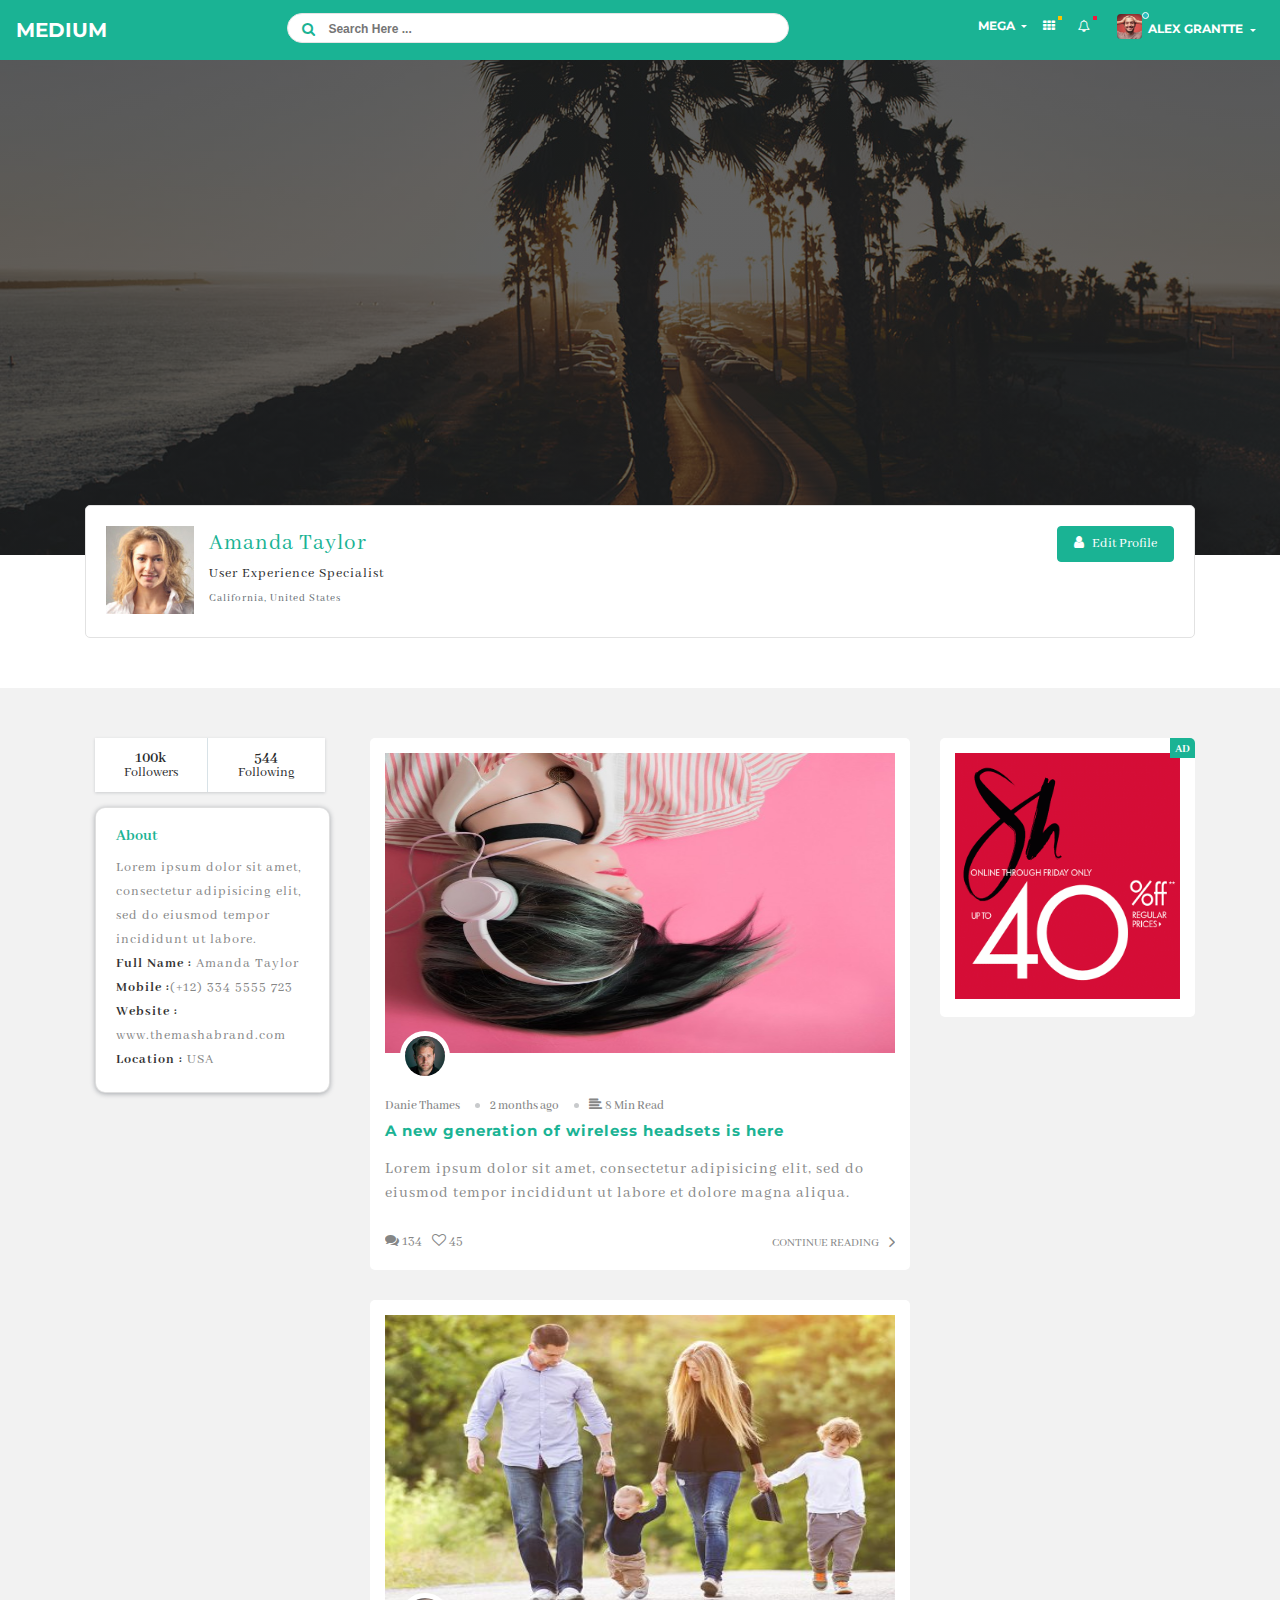
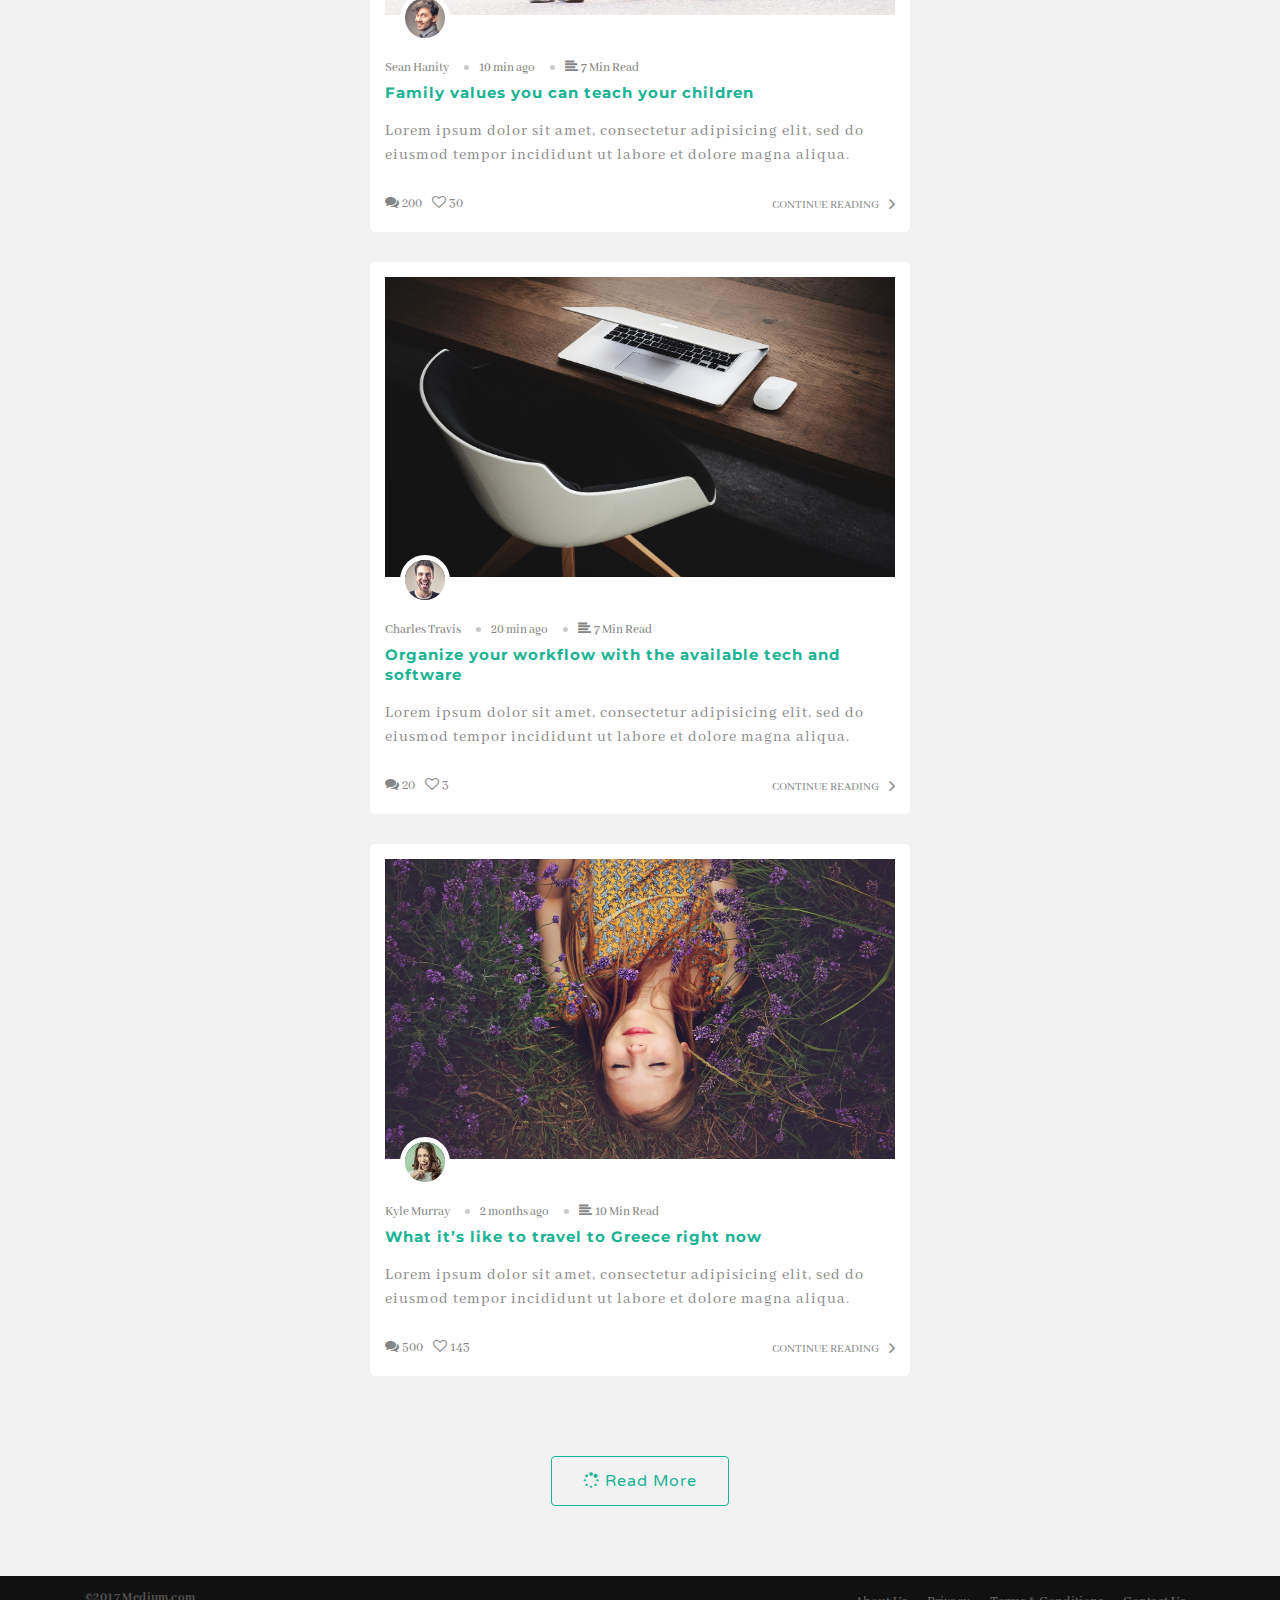
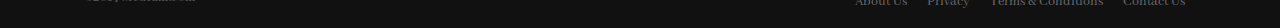
<file: profile.html>
<!DOCTYPE html>
<html lang="en">
  
<!-- Mirrored from www.themashabrand.com/templates/Masha/Medium/profile.html by HTTrack Website Copier/3.x [XR&CO'2014], Tue, 02 Apr 2019 15:28:27 GMT -->
<head>

	    <!-- ==============================================
		Title and Meta Tags
		=============================================== -->
		<meta charset="utf-8">
        <meta http-equiv="X-UA-Compatible" content="IE=edge">
        <title>Masha - Medium Social Network Redesigned</title>
        <meta name="viewport" content="width=device-width, initial-scale=1, maximum-scale=1">
		<meta http-equiv="X-UA-Compatible" content="IE=edge">
		<meta name="description" content="Add your business website description here">
        <meta name="keywords" content="Add your, business, website, keywords, here">
        <meta name="author" content="Add your business, website, author here">
		
		<!-- ==============================================
		Favicons
		=============================================== --> 
		<link rel="shortcut icon" href="img/favicons/favicon.html">
		<link rel="apple-touch-icon" href="img/favicons/apple-touch-icon.html">
		<link rel="apple-touch-icon" sizes="72x72" href="img/favicons/apple-touch-icon-72x72.html">
		<link rel="apple-touch-icon" sizes="114x114" href="img/favicons/apple-touch-icon-114x114.html">
		
	    <!-- ==============================================
		CSS
		=============================================== -->
        <!-- Style-->
        <link type="text/css" href="bower_components/bootstrap/dist/css/bootstrap.css" rel="stylesheet" />
        <link type="text/css" href="css/app.css" rel="stylesheet" />
				
		<!-- ==============================================
		Feauture Detection
		=============================================== -->
		<script src="js/modernizr-custom.html"></script>

		<!-- HTML5 shim and Respond.js for IE8 support of HTML5 elements and media queries -->
		<!--[if lt IE 9]>
		  <script src="https://oss.maxcdn.com/html5shiv/3.7.3/html5shiv.min.js"></script>
		  <script src="https://oss.maxcdn.com/respond/1.4.2/respond.min.js"></script>
		<![endif]-->	
		
  </head>

  <body>
  
     <!-- ==============================================
     Navigation Section
     =============================================== -->
	 <nav class="navbar navbar-light navbar-toggleable-sm bg-faded justify-content-between" id="mainNav-2">
	  <button class="navbar-toggler navbar-toggler-right" type="button" data-toggle="collapse" data-target="#collapsingNavbar2">
	   <span class="navbar-toggler-icon"></span>
	  </button>
      <a href="index.html" class="navbar-brand mr-0"> MEDIUM</a>
	  <div class="navbar-collapse collapse justify-content-between" id="collapsingNavbar2">
	   <div><!--placeholder to evenly space flexbox items and center links--></div>
	   <ul class="navbar-nav">
		<!-- Search in right of nav -->
		<li class="nav-item hidden-xs-down">
		 <form class="top_search clearfix">
		  <div class="top_search_con">
		   <input class="s" placeholder="Search Here ..." type="text">
		   <span class="top_search_icon"><i class="fa fa-search"></i></span>
		   <input class="top_search_submit" type="submit">
		  </div>
		 </form>
		</li>
		<!-- Search Ends -->  
	   </ul>
	   <ul class="nav navbar-nav">
			
		<li class="nav-item dropdown hidden-xs mega-menu">
		 <a href="javascript:;" data-toggle="dropdown" class="nav-link dropdown-toggle" aria-expanded="true">Mega </a>
		  <ul class="dropdown-menu dropdown-menu-yamm pull-right">
		   <li>
		   <!-- Content container to add padding -->
		   <div class="yamm-content">
			<div class="row">
			 <div class="col-sm-6 col-md-4 list-unstyled megamenu-list">
			  <h5 class="m-t-0">Description</h5>
			   <p class="text-muted font-13">
				 Medium Redesigned is a fully featured social network template built on top of awesome Bootstrap 4 Alpha 6, modern web technology HTML5, CSS3 and jQuery. It has many ready to use hand crafted components. The theme is fully responsive and easy to customize. The code is super easy to understand and gives power to any developer to turn this theme into real web application.
			   </p>
			 </div><!-- /col-md-3 -->
			 <ul class="col-sm-6 col-md-3 list-unstyled megamenu-list">
			  <li><h5 class="m-t-0">Pages</h5></li>
			  <li><a href="index.html">Home</a></li>
			  <li><a href="index-2.html">Home Page 2</a></li>
			  <li><a href="index-3.html">Home Page 3 </a></li>
			  <li><a href="index-4.html">Home Page 4 </a></li>
			  <li><a href="index-5-sidebar.html">Home Page 5 sidebar <span class="badge badge-danger">New</span></a></li>
			  <li><a href="newsfeed.html">News Feed <span class="badge badge-danger">New</span></a></li>
			 </ul><!-- /ul -->
             <ul class="col-sm-6 col-md-3 list-unstyled megamenu-list">
			  <li><h5 class="m-t-0">&nbsp;</h5></li>
			  <li><a href="profile.html">Profile</a></li>
			  <li><a href="profile-2.html">Profile Page 2</a></li>
			  <li><a href="followers.html">Followers/Following</li>
			  <li><a href="followers-2.html">Followers/Following 2</li>
			 </ul><!-- /ul -->
             <ul class="col-sm-6 col-md-2 list-unstyled megamenu-list">
			  <li><h5 class="m-t-0">&nbsp;</h5></li>
			  <li><a href="post.html">Post Page</li>
			  <li><a href="post-2.html">Post Page 2</li>
			 </ul><!-- /ul -->
            
			</div><!-- /row -->
		   </div><!-- /yam-content -->
		  </li><!-- /li -->
	     </ul><!-- /ul -->
        </li><!-- /li -->
			
		 <li class="nav-item dropdown mega-pills">
		  <a href="#" class="nav-link" data-toggle="dropdown" aria-expanded="true">
		   <i class="fa fa-th"></i> 
		   <span class="label up p-a-0 warn"></span>
		  </a><!-- /nav-link -->
		  <div class="dropdown-menu w-xl pull-right p-a-0">
		   <div class="row no-gutter text-primary-hover">
			<div class="col-xs-4 b-r b-b">
			 <a class="p-a block text-center">
			  <i class="fa fa-files-o text-muted m-v-sm"></i> 
			  <span class="block">Stories</span>
			 </a>
			</div><!-- /col-xs-4 -->
			<div class="col-xs-4 b-r b-b">
			 <a class="p-a block text-center">
			  <i class="fa fa-file-text-o text-muted m-v-sm"></i> 
			  <span class="block">Series</span>
			 </a>
			</div><!-- /col-xs-4 -->
			<div class="col-xs-4 b-b">
			 <a class="p-a block text-center">
			  <i class="fa fa-line-chart text-muted m-v-sm"></i> 
			  <span class="block">Stats</span>
			 </a>
			</div><!-- /col-xs-4 -->
			<div class="col-xs-4 b-r">
			 <a class="p-a block text-center">
			  <i class="fa fa-bookmark-o text-muted m-v-sm"></i> 
			  <span class="block">Bookmarks</span>
			 </a>
			</div><!-- /col-xs-4 -->
			<div class="col-xs-4 b-r">
			 <a class="p-a block text-center">
			  <i class="fa fa-file-archive-o text-muted m-v-sm"></i> 
			  <span class="block">Publications</span>
			 </a>
			</div><!-- /col-xs-4 -->
			<div class="col-xs-4">
			 <a class="p-a block text-center">
			  <i class="fa fa-heart text-muted m-v-sm"></i> 
			  <span class="block">Interests</span>
			 </a>
			</div><!-- /col-xs-4 -->
			 
		   </div>
		  </div>
		 </li><!-- /navbar-item -->		
		
         <li class="nav-item dropdown mega-notification">
		  <a href="#" class="nav-link" data-toggle="dropdown" aria-expanded="true">
		   <i class="fa fa-bell-o"></i>			  
		   <span class="label up p-a-0 danger"></span>
		  </a>
		  <div class="dropdown-menu pull-right w-xl no-bg no-border no-shadow">
		   <div class="scrollable">
		    <ul class="list-group list-group-gap m-a-0">
			 <li class="list-group-item dark-white box-shadow-z0 b">
			  <span class="pull-left m-r">
			   <img src="img/users/3.jpg" alt="..." class="w-40 img-circle">
			  </span> 
			  <span class="clear block">Use awesome <a href="#" class="text-primary">animate.css</a><br>
			   <small class="text-muted">10 minutes ago</small>
			  </span>
			 </li><!-- /list-group-item -->
			 <li class="list-group-item dark-white box-shadow-z0 b">
			  <span class="pull-left m-r">
			   <img src="img/users/5.jpg" alt="..." class="w-40 img-circle">
			  </span> 
			  <span class="clear block">
			   <a href="#" class="text-primary">Kyle</a> Added you as friend<br>
			   <small class="text-muted">2 hours ago</small>
			  </span>
			 </li><!-- /list-group-item -->
			 <li class="list-group-item dark-white text-color box-shadow-z0 b">
			  <span class="pull-left m-r">
			   <img src="img/users/4.jpg" alt="..." class="w-40 img-circle">
			  </span> 
			  <span class="clear block">
			   <a href="#" class="text-primary">Jonathan</a> sent you a message<br>
			   <small class="text-muted">1 day ago</small>
			  </span>
			 </li><!-- /list-group-item -->
			   
			</ul><!-- /list-group -->
		   </div><!-- /scrollable -->
		  </div><!-- /dropdown-menu -->
		 </li><!-- /navbar-item -->
			
		 <li class="nav-item dropdown mega-avatar">
		  <a class="nav-link dropdown-toggle clear" data-toggle="dropdown" aria-expanded="true">
		   <span class="avatar w-32"><img src="img/users/2.jpg" class="w-full rounded" width="25" height="25" alt="..."></span>
		   <i class="mini"></i>
		   <!-- hidden-xs hides the username on small devices so only the image appears. -->
		   <span class="hidden-xs">
			Alex Grantte
		   </span>
		  </a>
		  <div class="dropdown-menu w dropdown-menu-scale pull-right">
		   <a class="dropdown-item" href="#"><span>New Story</span></a> 
		   <a class="dropdown-item" href="#"><span>Become a Member</span></a> 
		   <div class="dropdown-divider"></div>
		   <a class="dropdown-item" href="profile.html"><span>Profile</span></a> 
		   <a class="dropdown-item" href="#"><span>Settings</span></a> 
		   <a class="dropdown-item" href="#">Need help?</a> 
		   <div class="dropdown-divider"></div>
		   <a class="dropdown-item" href="#">Sign out</a>
		  </div>
		 </li><!-- /navbar-item -->		
		 
	   </ul><!-- /navbar-nav -->
	  </div><!-- /navbar-collapse -->
	 </nav><!-- /nav --> 


     <!-- ==============================================
	 Header
	 =============================================== -->
	 <header class="profile-bg-picture">
     </header><!-- /header -->	
	 
     <!-- ==============================================
	 User Section
	 =============================================== -->
     <section class="user-section">	 
	  <div class="container">
	   <div class="profile-user-box">
	    <div class="row">
		 <div class="col-sm-6">
		  <span class="pull-left m-r-15"><img src="img/users/11.jpg" alt="" class="thumb-lg img-circle"></span>
		  <div class="media-body">
		   <h4 class="m-t-5 m-b-5 ellipsis">Amanda Taylor</h4>
		   <p class="font-13"> User Experience Specialist</p>
		   <p class="text-muted m-b-0"><small>California, United States</small></p>
		  </div><!-- /media-body -->
		 </div><!-- /col-sm-6 -->
		 <div class="col-sm-6">
		  <div class="text-right">
		   <button type="button" class="btn btn-success waves-effect waves-light">
		    <i class="fa fa-user m-r-5"></i> Edit Profile
		   </button>
		  </div><!-- /text-right -->
		 </div><!-- /col-sm-6 -->
	    </div><!-- /row -->
	   </div><!--/ profile-user-box -->
	  </div><!-- /container -->
	 </section><!-- /section --> 
	  
    <!-- ==============================================
     Posts Section
     =============================================== -->		  
	  
	 <section class="posts-2">
	  <div class="container">
	   <div class="row">
	   
	    <div class="col-lg-3">

         <div class="tbl">
		  <div class="tbl-row">
		   <div class="tbl-cell">
			<span class="number">100k</span>Followers
		   </div>
		   <div class="tbl-cell">
			<span class="number">544</span>Following
		   </div>
		  </div>
		 </div>		

         <div class="card about-user">
		  <div class="card-body">
		   <div class="card-block">
			<h4 class="card-title info">About</h4>
			<p class="card-text">Lorem ipsum dolor sit amet, consectetur adipisicing elit, sed do eiusmod tempor incididunt ut labore.</p>
            <div class="text-left">
             <p class="card-text"><strong>Full Name :</strong> <span class="m-l-15">Amanda Taylor</span></p>
             <p class="card-text"><strong>Mobile :</strong><span class="m-l-15">(+12) 334 5555 723</span></p>
             <p class="card-text"><strong>Website :</strong> <span class="m-l-15">www.themashabrand.com</span></p>
             <p class="card-text"><strong>Location :</strong> <span class="m-l-15">USA</span></p>
            </div>			
		   </div>
		  </div>
	     </div>		
		
		
		</div>
	    <div class="col-lg-6">
		
		 <div class="tr-section feed">
		  <div class="tr-post">
		   <div class="entry-header">
		    <div class="entry-thumbnail">
		     <a href="#"><img class="img-fluid" src="img/blog/8.jpg" alt="Image"></a>
		    </div><!-- /entry-thumbnail -->
	       </div><!-- /entry-header -->
		   <div class="post-content">
		    <div class="author-post">
		     <a href="#"><img class="img-fluid rounded-circle" src="img/users/8.jpg" alt="Image"></a>
		    </div><!-- /author -->
		    <div class="entry-meta">
		     <ul>
			  <li><a href="#">Danie Thames</a></li>
			  <li>2 months ago</li>
			  <li><i class="fa fa-align-left"></i>&nbsp;8 Min Read</li>
		     </ul>
			</div><!-- /.entry-meta -->
			<h2><a href="#" class="entry-title">A new generation of wireless headsets is here</a></h2>
			<p>Lorem ipsum dolor sit amet, consectetur adipisicing elit, sed do eiusmod tempor incididunt ut labore et dolore magna aliqua.</p>
			<div class="read-more">
		     <div class="feed pull-left">
			  <ul>
			  <li><i class="fa fa-comments"></i>134</li>&nbsp;
			  <li><i class="fa fa-heart-o"></i>45</li>
			  </ul>	
		     </div><!-- /feed -->
			 <div class="continue-reading pull-right">
			  <a href="#">Continue Reading <i class="fa fa-angle-right"></i></a>
			 </div><!-- /continue-reading -->
			</div><!-- /read-more -->											
		   </div><!-- /.post-content -->									
		  </div><!-- /.tr-post -->	
	     </div><!-- /.tr-post -->	
		 
		 <div class="tr-section feed">
		  <div class="tr-post">
		   <div class="entry-header">
		    <div class="entry-thumbnail">
		     <a href="#"><img class="img-fluid" src="img/blog/12.jpg" alt="Image"></a>
		    </div><!-- /entry-thumbnail -->
	       </div><!-- /entry-header -->
		   <div class="post-content">
		    <div class="author-post">
		     <a href="#"><img class="img-fluid rounded-circle" src="img/users/12.jpg" alt="Image"></a>
		    </div><!-- /author -->
		    <div class="entry-meta">
		     <ul>
			  <li><a href="#">Sean Hanity</a></li>
			  <li>10 min ago</li>
			  <li><i class="fa fa-align-left"></i>&nbsp;7 Min Read</li>
		     </ul>
			</div><!-- /.entry-meta -->
			<h2><a href="#" class="entry-title">Family values you can teach your children</a></h2>
			<p>Lorem ipsum dolor sit amet, consectetur adipisicing elit, sed do eiusmod tempor incididunt ut labore et dolore magna aliqua.</p>
			<div class="read-more">
		     <div class="feed pull-left">
			  <ul>
			  <li><i class="fa fa-comments"></i>200</li>&nbsp;
			  <li><i class="fa fa-heart-o"></i>30</li>
			  </ul>	
		     </div><!-- /feed -->
			 <div class="continue-reading pull-right">
			  <a href="#">Continue Reading <i class="fa fa-angle-right"></i></a>
			 </div><!-- /continue-reading -->
			</div><!-- /read-more -->											
		   </div><!-- /.post-content -->									
		  </div><!-- /.tr-post -->	
	     </div><!-- /.tr-post -->
		 
		 <div class="tr-section feed">
		  <div class="tr-post">
		   <div class="entry-header">
		    <div class="entry-thumbnail">
		     <a href="#"><img class="img-fluid" src="img/blog/10.jpg" alt="Image"></a>
		    </div><!-- /entry-thumbnail -->
	       </div><!-- /entry-header -->
		   <div class="post-content">
		    <div class="author-post">
		     <a href="#"><img class="img-fluid rounded-circle" src="img/users/10.jpg" alt="Image"></a>
		    </div><!-- /author -->
		    <div class="entry-meta">
		     <ul>
			  <li><a href="#">Charles Travis</a></li>
			  <li>20 min ago</li>
			  <li><i class="fa fa-align-left"></i>&nbsp;7 Min Read</li>
		     </ul>
			</div><!-- /.entry-meta -->
			<h2><a href="#" class="entry-title">Organize your workflow with the available tech and software</a></h2>
			<p>Lorem ipsum dolor sit amet, consectetur adipisicing elit, sed do eiusmod tempor incididunt ut labore et dolore magna aliqua.</p>
			<div class="read-more">
		     <div class="feed pull-left">
			  <ul>
			  <li><i class="fa fa-comments"></i>20</li>&nbsp;
			  <li><i class="fa fa-heart-o"></i>3</li>
			  </ul>	
		     </div><!-- /feed -->
			 <div class="continue-reading pull-right">
			  <a href="#">Continue Reading <i class="fa fa-angle-right"></i></a>
			 </div><!-- /continue-reading -->
			</div><!-- /read-more -->											
		   </div><!-- /.post-content -->									
		  </div><!-- /.tr-post -->	
	     </div><!-- /.tr-post -->
		 
		 <div class="tr-section feed">
		  <div class="tr-post">
		   <div class="entry-header">
		    <div class="entry-thumbnail">
		     <a href="#"><img class="img-fluid" src="img/blog/5.jpg" alt="Image"></a>
		    </div><!-- /entry-thumbnail -->
	       </div><!-- /entry-header -->
		   <div class="post-content">
		    <div class="author-post">
		     <a href="#"><img class="img-fluid rounded-circle" src="img/users/5.jpg" alt="Image"></a>
		    </div><!-- /author -->
		    <div class="entry-meta">
		     <ul>
			  <li><a href="#">Kyle Murray</a></li>
			  <li>2 months ago</li>
			  <li><i class="fa fa-align-left"></i>&nbsp;10 Min Read</li>
		     </ul>
			</div><!-- /.entry-meta -->
			<h2><a href="#" class="entry-title">What it’s like to travel to Greece right now</a></h2>
			<p>Lorem ipsum dolor sit amet, consectetur adipisicing elit, sed do eiusmod tempor incididunt ut labore et dolore magna aliqua.</p>
			<div class="read-more">
		     <div class="feed pull-left">
			  <ul>
			  <li><i class="fa fa-comments"></i>500</li>&nbsp;
			  <li><i class="fa fa-heart-o"></i>143</li>
			  </ul>	
		     </div><!-- /feed -->
			 <div class="continue-reading pull-right">
			  <a href="#">Continue Reading <i class="fa fa-angle-right"></i></a>
			 </div><!-- /continue-reading -->
			</div><!-- /read-more -->											
		   </div><!-- /.post-content -->									
		  </div><!-- /.tr-post -->	
	     </div><!-- /.tr-post -->	
		 
		</div>
		<div class="col-lg-3">
		
	     <div class="tr-section tr-ad ad-before">
		  <a href="#"><img class="img-responsive" src="img/posts/n.gif" alt="Image"></a>
	     </div><!-- /.tr-post -->
		 
		</div>
		
	   </div>
	  </div>
    </section>		
	 
	 <!-- ==============================================
	 More Section
	 =============================================== -->		  
	 <section class="more" style="background: #f2f2f2 !important; padding-top: 10px;">
	  <div class="container">
	   <div class="row">
	    <div class="col-lg-8 offset-md-2">
		 <a href="#" class="kafe-btn kafe-btn-default"><i class="fa fa-spinner"></i> Read More</a>
		</div><!-- /.col-lg-8 -->
	   </div><!-- /.row -->
	  </div><!-- /container -->
	 </section><!-- /w -->		 
	
     <!-- ==============================================
     Footer Section
     =============================================== -->	
     <footer class="bottom-footer">
	  <div class="container">
	   <p><span>©2017 Medium.com</span></p>			
		 
	   <ul id="menu-footer-menu">
	    <li>
	     <a href="#">About Us</a>
	    </li><!-- /li -->
	    <li>
	     <a href="#">Privacy</a>
	    </li><!-- /li -->
		<li>
		 <a href="#">Terms & Conditions</a>
		</li><!-- /li -->
		<li>
		 <a href="#">Contact Us</a>
		</li><!-- /li -->
	   </ul><!-- /ul -->	
	   
	  </div><!-- /container -->
     </footer><!-- /footer -->
	 
     <a id="scrollup">Scroll</a>
	 
     <!-- ==============================================
	 Scripts
	 =============================================== -->
	<script src="bower_components/jquery/dist/jquery.js"></script>
	<script src="bower_components/tether/dist/js/tether.min.js"></script>
	<script src="bower_components/bootstrap/dist/js/bootstrap.js"></script>
	<script src="js/medium.js"></script>

  </body>

<!-- Mirrored from www.themashabrand.com/templates/Masha/Medium/profile.html by HTTrack Website Copier/3.x [XR&CO'2014], Tue, 02 Apr 2019 15:28:27 GMT -->
</html>
</file>
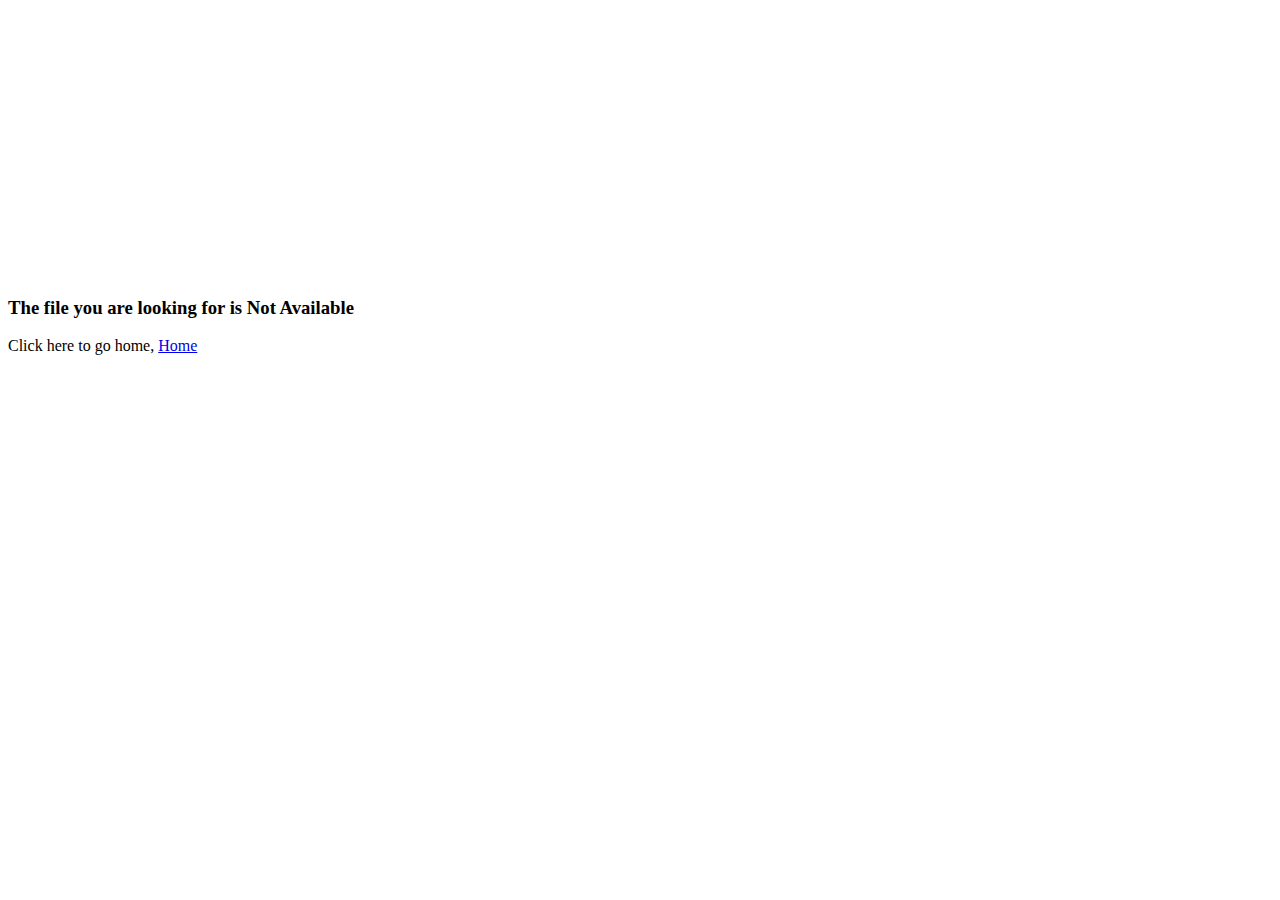
<file: js/modernizr-custom.html>
<!DOCTYPE html>
<!--[if IE 8 ]><html class="ie ie8" lang="en"> <![endif]-->
<!--[if (gte IE 9)|!(IE)]><!-->
<html lang="en"> 
<!--<![endif]-->
<head>
	    <!-- ==============================================
		Title and Meta Tags
		=============================================== -->
		<meta charset="utf-8">
		<title>TheMashaBrand - Quality Products for Quality People</title>
        <meta content='width=device-width, initial-scale=1, maximum-scale=1, user-scalable=no' name='viewport'>
		<meta http-equiv="X-UA-Compatible" content="IE=edge">
		<meta name="description" content="Quality Products for Quality People">
        <meta name="keywords" content="PHP Softwares, themes, wordpress themes, bootstrap templates, Admin templates">
        <meta name="author" content="http://www.themashabrand.com/">
		
		<!-- ==============================================
		Favicons
		=============================================== --> 
		<link rel="icon" href="http://www.themashabrand.com/source/assets/img/logo.jpg">
		
	    <!-- ==============================================
		CSS
		=============================================== -->
        <!-- Style-->
        <link type="text/css" href="http://www.themashabrand.com/source/assets/css/style.css" rel="stylesheet" />			
		
    
     <link type="text/css" href="http://www.themashabrand.com/source/assets/css/login.css" rel="stylesheet" />
    
</head>
<body>
	
 	 
     <!-- ==============================================
	 Header
	 =============================================== -->	 
	 <header class="header-login top-page" style="

  background: url('http://www.themashabrand.com/source/admin/uploads/1540375163.jpg');
  color: #fff;
  height: 30vh;
  width: 100%;
  
  display: flex;
  flex-direction: column;
  justify-content: center;
  align-items: center;
  text-align: center;">
      <div class="container">
	   <div class="content">
	    <div class="row">
	     <h1> 404 Error</h1>
        </div><!-- /.row -->
       </div><!-- /.content -->
	  </div><!-- /.container -->
     </header><!-- /header -->
	 
     <!-- ==============================================
     Banner Login Section
     =============================================== -->
	 <section class="latest">
	  <div class="container">
	   <div class="row">
	   
		  <div class="prop-info text-center">
		     <i class="fa fa-align-left fa-5x"></i>
			 <h3>The file you are looking for is Not Available</h3>
			 <p>Click here to go home, <a href="http://www.themashabrand.com/" class="kafe-btn kafe-btn-mint-small">Home</a></p>
          </div><!-- /.prop-info -->		   
		
	   </div><!-- /.row -->
	  </div><!-- /.container -->
     </section><!-- /section --> 	
		 

	 <!-- ==============================================
	 Scripts
	 =============================================== -->
     <script src="http://www.themashabrand.com/source/assets/js/jquery-3.3.1.min.js"></script>
	<script src="http://www.themashabrand.com/source/assets/js/bootstrap.min.js"></script>
	<script src="http://www.themashabrand.com/source/assets/js/masha.js"></script> 
 	 
 	 
</body>
</html>
</file>
<file: css/app.css>
@import url("http://fonts.googleapis.com/css?family=Montserrat:400,700");
@import url("https://fonts.googleapis.com/css?family=Varela+Round");
@import url("https://fonts.googleapis.com/css?family=Abhaya+Libre");
/*
 *  Font Awesome 4.7.0 by @davegandy - http://fontawesome.io - @fontawesome
 *  License - http://fontawesome.io/license (Font: SIL OFL 1.1, CSS: MIT License)
 */
/* FONT PATH
 * -------------------------- */
@font-face {
  font-family: 'FontAwesome';
  src: url("../fonts/fontawesome-webfont3e6e.eot?v=4.7.0");
  src: url("../fonts/fontawesome-webfontd41d.eot?#iefix&v=4.7.0") format("embedded-opentype"), url("../fonts/fontawesome-webfont3e6e.woff2?v=4.7.0") format("woff2"), url("../fonts/fontawesome-webfont3e6e.woff?v=4.7.0") format("woff"), url("../fonts/fontawesome-webfont3e6e.ttf?v=4.7.0") format("truetype"), url("../fonts/fontawesome-webfont3e6e.svg?v=4.7.0#fontawesomeregular") format("svg");
  font-weight: normal;
  font-style: normal;
}

/* line 4, ../bower_components/font-awesome/scss/_core.scss */
.fa {
  display: inline-block;
  font: normal normal normal 14px/1 FontAwesome;
  font-size: inherit;
  text-rendering: auto;
  -webkit-font-smoothing: antialiased;
  -moz-osx-font-smoothing: grayscale;
}

/* makes the font 33% larger relative to the icon container */
/* line 5, ../bower_components/font-awesome/scss/_larger.scss */
.fa-lg {
  font-size: 1.33333em;
  line-height: 0.75em;
  vertical-align: -15%;
}

/* line 10, ../bower_components/font-awesome/scss/_larger.scss */
.fa-2x {
  font-size: 2em;
}

/* line 11, ../bower_components/font-awesome/scss/_larger.scss */
.fa-3x {
  font-size: 3em;
}

/* line 12, ../bower_components/font-awesome/scss/_larger.scss */
.fa-4x {
  font-size: 4em;
}

/* line 13, ../bower_components/font-awesome/scss/_larger.scss */
.fa-5x {
  font-size: 5em;
}

/* line 3, ../bower_components/font-awesome/scss/_fixed-width.scss */
.fa-fw {
  width: 1.28571em;
  text-align: center;
}

/* line 4, ../bower_components/font-awesome/scss/_list.scss */
.fa-ul {
  padding-left: 0;
  margin-left: 2.14286em;
  list-style-type: none;
}
/* line 8, ../bower_components/font-awesome/scss/_list.scss */
.fa-ul > li {
  position: relative;
}

/* line 10, ../bower_components/font-awesome/scss/_list.scss */
.fa-li {
  position: absolute;
  left: -2.14286em;
  width: 2.14286em;
  top: 0.14286em;
  text-align: center;
}
/* line 16, ../bower_components/font-awesome/scss/_list.scss */
.fa-li.fa-lg {
  left: -1.85714em;
}

/* line 4, ../bower_components/font-awesome/scss/_bordered-pulled.scss */
.fa-border {
  padding: .2em .25em .15em;
  border: solid 0.08em #eeeeee;
  border-radius: .1em;
}

/* line 10, ../bower_components/font-awesome/scss/_bordered-pulled.scss */
.fa-pull-left {
  float: left;
}

/* line 11, ../bower_components/font-awesome/scss/_bordered-pulled.scss */
.fa-pull-right {
  float: right;
}

/* line 14, ../bower_components/font-awesome/scss/_bordered-pulled.scss */
.fa.fa-pull-left {
  margin-right: .3em;
}
/* line 15, ../bower_components/font-awesome/scss/_bordered-pulled.scss */
.fa.fa-pull-right {
  margin-left: .3em;
}

/* Deprecated as of 4.4.0 */
/* line 19, ../bower_components/font-awesome/scss/_bordered-pulled.scss */
.pull-right {
  float: right;
}

/* line 20, ../bower_components/font-awesome/scss/_bordered-pulled.scss */
.pull-left {
  float: left;
}

/* line 23, ../bower_components/font-awesome/scss/_bordered-pulled.scss */
.fa.pull-left {
  margin-right: .3em;
}
/* line 24, ../bower_components/font-awesome/scss/_bordered-pulled.scss */
.fa.pull-right {
  margin-left: .3em;
}

/* line 4, ../bower_components/font-awesome/scss/_animated.scss */
.fa-spin {
  -webkit-animation: fa-spin 2s infinite linear;
  animation: fa-spin 2s infinite linear;
}

/* line 9, ../bower_components/font-awesome/scss/_animated.scss */
.fa-pulse {
  -webkit-animation: fa-spin 1s infinite steps(8);
  animation: fa-spin 1s infinite steps(8);
}

@-webkit-keyframes fa-spin {
  /* line 15, ../bower_components/font-awesome/scss/_animated.scss */
  0% {
    -webkit-transform: rotate(0deg);
    transform: rotate(0deg);
  }

  /* line 19, ../bower_components/font-awesome/scss/_animated.scss */
  100% {
    -webkit-transform: rotate(359deg);
    transform: rotate(359deg);
  }
}

@keyframes fa-spin {
  /* line 26, ../bower_components/font-awesome/scss/_animated.scss */
  0% {
    -webkit-transform: rotate(0deg);
    transform: rotate(0deg);
  }

  /* line 30, ../bower_components/font-awesome/scss/_animated.scss */
  100% {
    -webkit-transform: rotate(359deg);
    transform: rotate(359deg);
  }
}

/* line 4, ../bower_components/font-awesome/scss/_rotated-flipped.scss */
.fa-rotate-90 {
  -ms-filter: "progid:DXImageTransform.Microsoft.BasicImage(rotation=1)";
  -webkit-transform: rotate(90deg);
  -ms-transform: rotate(90deg);
  transform: rotate(90deg);
}

/* line 5, ../bower_components/font-awesome/scss/_rotated-flipped.scss */
.fa-rotate-180 {
  -ms-filter: "progid:DXImageTransform.Microsoft.BasicImage(rotation=2)";
  -webkit-transform: rotate(180deg);
  -ms-transform: rotate(180deg);
  transform: rotate(180deg);
}

/* line 6, ../bower_components/font-awesome/scss/_rotated-flipped.scss */
.fa-rotate-270 {
  -ms-filter: "progid:DXImageTransform.Microsoft.BasicImage(rotation=3)";
  -webkit-transform: rotate(270deg);
  -ms-transform: rotate(270deg);
  transform: rotate(270deg);
}

/* line 8, ../bower_components/font-awesome/scss/_rotated-flipped.scss */
.fa-flip-horizontal {
  -ms-filter: "progid:DXImageTransform.Microsoft.BasicImage(rotation=0, mirror=1)";
  -webkit-transform: scale(-1, 1);
  -ms-transform: scale(-1, 1);
  transform: scale(-1, 1);
}

/* line 9, ../bower_components/font-awesome/scss/_rotated-flipped.scss */
.fa-flip-vertical {
  -ms-filter: "progid:DXImageTransform.Microsoft.BasicImage(rotation=2, mirror=1)";
  -webkit-transform: scale(1, -1);
  -ms-transform: scale(1, -1);
  transform: scale(1, -1);
}

/* line 18, ../bower_components/font-awesome/scss/_rotated-flipped.scss */
:root .fa-rotate-90,
:root .fa-rotate-180,
:root .fa-rotate-270,
:root .fa-flip-horizontal,
:root .fa-flip-vertical {
  filter: none;
}

/* line 4, ../bower_components/font-awesome/scss/_stacked.scss */
.fa-stack {
  position: relative;
  display: inline-block;
  width: 2em;
  height: 2em;
  line-height: 2em;
  vertical-align: middle;
}

/* line 12, ../bower_components/font-awesome/scss/_stacked.scss */
.fa-stack-1x, .fa-stack-2x {
  position: absolute;
  left: 0;
  width: 100%;
  text-align: center;
}

/* line 18, ../bower_components/font-awesome/scss/_stacked.scss */
.fa-stack-1x {
  line-height: inherit;
}

/* line 19, ../bower_components/font-awesome/scss/_stacked.scss */
.fa-stack-2x {
  font-size: 2em;
}

/* line 20, ../bower_components/font-awesome/scss/_stacked.scss */
.fa-inverse {
  color: white;
}

/* Font Awesome uses the Unicode Private Use Area (PUA) to ensure screen
   readers do not read off random characters that represent icons */
/* line 4, ../bower_components/font-awesome/scss/_icons.scss */
.fa-glass:before {
  content: "\f000";
}

/* line 5, ../bower_components/font-awesome/scss/_icons.scss */
.fa-music:before {
  content: "\f001";
}

/* line 6, ../bower_components/font-awesome/scss/_icons.scss */
.fa-search:before {
  content: "\f002";
}

/* line 7, ../bower_components/font-awesome/scss/_icons.scss */
.fa-envelope-o:before {
  content: "\f003";
}

/* line 8, ../bower_components/font-awesome/scss/_icons.scss */
.fa-heart:before {
  content: "\f004";
}

/* line 9, ../bower_components/font-awesome/scss/_icons.scss */
.fa-star:before {
  content: "\f005";
}

/* line 10, ../bower_components/font-awesome/scss/_icons.scss */
.fa-star-o:before {
  content: "\f006";
}

/* line 11, ../bower_components/font-awesome/scss/_icons.scss */
.fa-user:before {
  content: "\f007";
}

/* line 12, ../bower_components/font-awesome/scss/_icons.scss */
.fa-film:before {
  content: "\f008";
}

/* line 13, ../bower_components/font-awesome/scss/_icons.scss */
.fa-th-large:before {
  content: "\f009";
}

/* line 14, ../bower_components/font-awesome/scss/_icons.scss */
.fa-th:before {
  content: "\f00a";
}

/* line 15, ../bower_components/font-awesome/scss/_icons.scss */
.fa-th-list:before {
  content: "\f00b";
}

/* line 16, ../bower_components/font-awesome/scss/_icons.scss */
.fa-check:before {
  content: "\f00c";
}

/* line 19, ../bower_components/font-awesome/scss/_icons.scss */
.fa-remove:before,
.fa-close:before,
.fa-times:before {
  content: "\f00d";
}

/* line 20, ../bower_components/font-awesome/scss/_icons.scss */
.fa-search-plus:before {
  content: "\f00e";
}

/* line 21, ../bower_components/font-awesome/scss/_icons.scss */
.fa-search-minus:before {
  content: "\f010";
}

/* line 22, ../bower_components/font-awesome/scss/_icons.scss */
.fa-power-off:before {
  content: "\f011";
}

/* line 23, ../bower_components/font-awesome/scss/_icons.scss */
.fa-signal:before {
  content: "\f012";
}

/* line 25, ../bower_components/font-awesome/scss/_icons.scss */
.fa-gear:before,
.fa-cog:before {
  content: "\f013";
}

/* line 26, ../bower_components/font-awesome/scss/_icons.scss */
.fa-trash-o:before {
  content: "\f014";
}

/* line 27, ../bower_components/font-awesome/scss/_icons.scss */
.fa-home:before {
  content: "\f015";
}

/* line 28, ../bower_components/font-awesome/scss/_icons.scss */
.fa-file-o:before {
  content: "\f016";
}

/* line 29, ../bower_components/font-awesome/scss/_icons.scss */
.fa-clock-o:before {
  content: "\f017";
}

/* line 30, ../bower_components/font-awesome/scss/_icons.scss */
.fa-road:before {
  content: "\f018";
}

/* line 31, ../bower_components/font-awesome/scss/_icons.scss */
.fa-download:before {
  content: "\f019";
}

/* line 32, ../bower_components/font-awesome/scss/_icons.scss */
.fa-arrow-circle-o-down:before {
  content: "\f01a";
}

/* line 33, ../bower_components/font-awesome/scss/_icons.scss */
.fa-arrow-circle-o-up:before {
  content: "\f01b";
}

/* line 34, ../bower_components/font-awesome/scss/_icons.scss */
.fa-inbox:before {
  content: "\f01c";
}

/* line 35, ../bower_components/font-awesome/scss/_icons.scss */
.fa-play-circle-o:before {
  content: "\f01d";
}

/* line 37, ../bower_components/font-awesome/scss/_icons.scss */
.fa-rotate-right:before,
.fa-repeat:before {
  content: "\f01e";
}

/* line 38, ../bower_components/font-awesome/scss/_icons.scss */
.fa-refresh:before {
  content: "\f021";
}

/* line 39, ../bower_components/font-awesome/scss/_icons.scss */
.fa-list-alt:before {
  content: "\f022";
}

/* line 40, ../bower_components/font-awesome/scss/_icons.scss */
.fa-lock:before {
  content: "\f023";
}

/* line 41, ../bower_components/font-awesome/scss/_icons.scss */
.fa-flag:before {
  content: "\f024";
}

/* line 42, ../bower_components/font-awesome/scss/_icons.scss */
.fa-headphones:before {
  content: "\f025";
}

/* line 43, ../bower_components/font-awesome/scss/_icons.scss */
.fa-volume-off:before {
  content: "\f026";
}

/* line 44, ../bower_components/font-awesome/scss/_icons.scss */
.fa-volume-down:before {
  content: "\f027";
}

/* line 45, ../bower_components/font-awesome/scss/_icons.scss */
.fa-volume-up:before {
  content: "\f028";
}

/* line 46, ../bower_components/font-awesome/scss/_icons.scss */
.fa-qrcode:before {
  content: "\f029";
}

/* line 47, ../bower_components/font-awesome/scss/_icons.scss */
.fa-barcode:before {
  content: "\f02a";
}

/* line 48, ../bower_components/font-awesome/scss/_icons.scss */
.fa-tag:before {
  content: "\f02b";
}

/* line 49, ../bower_components/font-awesome/scss/_icons.scss */
.fa-tags:before {
  content: "\f02c";
}

/* line 50, ../bower_components/font-awesome/scss/_icons.scss */
.fa-book:before {
  content: "\f02d";
}

/* line 51, ../bower_components/font-awesome/scss/_icons.scss */
.fa-bookmark:before {
  content: "\f02e";
}

/* line 52, ../bower_components/font-awesome/scss/_icons.scss */
.fa-print:before {
  content: "\f02f";
}

/* line 53, ../bower_components/font-awesome/scss/_icons.scss */
.fa-camera:before {
  content: "\f030";
}

/* line 54, ../bower_components/font-awesome/scss/_icons.scss */
.fa-font:before {
  content: "\f031";
}

/* line 55, ../bower_components/font-awesome/scss/_icons.scss */
.fa-bold:before {
  content: "\f032";
}

/* line 56, ../bower_components/font-awesome/scss/_icons.scss */
.fa-italic:before {
  content: "\f033";
}

/* line 57, ../bower_components/font-awesome/scss/_icons.scss */
.fa-text-height:before {
  content: "\f034";
}

/* line 58, ../bower_components/font-awesome/scss/_icons.scss */
.fa-text-width:before {
  content: "\f035";
}

/* line 59, ../bower_components/font-awesome/scss/_icons.scss */
.fa-align-left:before {
  content: "\f036";
}

/* line 60, ../bower_components/font-awesome/scss/_icons.scss */
.fa-align-center:before {
  content: "\f037";
}

/* line 61, ../bower_components/font-awesome/scss/_icons.scss */
.fa-align-right:before {
  content: "\f038";
}

/* line 62, ../bower_components/font-awesome/scss/_icons.scss */
.fa-align-justify:before {
  content: "\f039";
}

/* line 63, ../bower_components/font-awesome/scss/_icons.scss */
.fa-list:before {
  content: "\f03a";
}

/* line 65, ../bower_components/font-awesome/scss/_icons.scss */
.fa-dedent:before,
.fa-outdent:before {
  content: "\f03b";
}

/* line 66, ../bower_components/font-awesome/scss/_icons.scss */
.fa-indent:before {
  content: "\f03c";
}

/* line 67, ../bower_components/font-awesome/scss/_icons.scss */
.fa-video-camera:before {
  content: "\f03d";
}

/* line 70, ../bower_components/font-awesome/scss/_icons.scss */
.fa-photo:before,
.fa-image:before,
.fa-picture-o:before {
  content: "\f03e";
}

/* line 71, ../bower_components/font-awesome/scss/_icons.scss */
.fa-pencil:before {
  content: "\f040";
}

/* line 72, ../bower_components/font-awesome/scss/_icons.scss */
.fa-map-marker:before {
  content: "\f041";
}

/* line 73, ../bower_components/font-awesome/scss/_icons.scss */
.fa-adjust:before {
  content: "\f042";
}

/* line 74, ../bower_components/font-awesome/scss/_icons.scss */
.fa-tint:before {
  content: "\f043";
}

/* line 76, ../bower_components/font-awesome/scss/_icons.scss */
.fa-edit:before,
.fa-pencil-square-o:before {
  content: "\f044";
}

/* line 77, ../bower_components/font-awesome/scss/_icons.scss */
.fa-share-square-o:before {
  content: "\f045";
}

/* line 78, ../bower_components/font-awesome/scss/_icons.scss */
.fa-check-square-o:before {
  content: "\f046";
}

/* line 79, ../bower_components/font-awesome/scss/_icons.scss */
.fa-arrows:before {
  content: "\f047";
}

/* line 80, ../bower_components/font-awesome/scss/_icons.scss */
.fa-step-backward:before {
  content: "\f048";
}

/* line 81, ../bower_components/font-awesome/scss/_icons.scss */
.fa-fast-backward:before {
  content: "\f049";
}

/* line 82, ../bower_components/font-awesome/scss/_icons.scss */
.fa-backward:before {
  content: "\f04a";
}

/* line 83, ../bower_components/font-awesome/scss/_icons.scss */
.fa-play:before {
  content: "\f04b";
}

/* line 84, ../bower_components/font-awesome/scss/_icons.scss */
.fa-pause:before {
  content: "\f04c";
}

/* line 85, ../bower_components/font-awesome/scss/_icons.scss */
.fa-stop:before {
  content: "\f04d";
}

/* line 86, ../bower_components/font-awesome/scss/_icons.scss */
.fa-forward:before {
  content: "\f04e";
}

/* line 87, ../bower_components/font-awesome/scss/_icons.scss */
.fa-fast-forward:before {
  content: "\f050";
}

/* line 88, ../bower_components/font-awesome/scss/_icons.scss */
.fa-step-forward:before {
  content: "\f051";
}

/* line 89, ../bower_components/font-awesome/scss/_icons.scss */
.fa-eject:before {
  content: "\f052";
}

/* line 90, ../bower_components/font-awesome/scss/_icons.scss */
.fa-chevron-left:before {
  content: "\f053";
}

/* line 91, ../bower_components/font-awesome/scss/_icons.scss */
.fa-chevron-right:before {
  content: "\f054";
}

/* line 92, ../bower_components/font-awesome/scss/_icons.scss */
.fa-plus-circle:before {
  content: "\f055";
}

/* line 93, ../bower_components/font-awesome/scss/_icons.scss */
.fa-minus-circle:before {
  content: "\f056";
}

/* line 94, ../bower_components/font-awesome/scss/_icons.scss */
.fa-times-circle:before {
  content: "\f057";
}

/* line 95, ../bower_components/font-awesome/scss/_icons.scss */
.fa-check-circle:before {
  content: "\f058";
}

/* line 96, ../bower_components/font-awesome/scss/_icons.scss */
.fa-question-circle:before {
  content: "\f059";
}

/* line 97, ../bower_components/font-awesome/scss/_icons.scss */
.fa-info-circle:before {
  content: "\f05a";
}

/* line 98, ../bower_components/font-awesome/scss/_icons.scss */
.fa-crosshairs:before {
  content: "\f05b";
}

/* line 99, ../bower_components/font-awesome/scss/_icons.scss */
.fa-times-circle-o:before {
  content: "\f05c";
}

/* line 100, ../bower_components/font-awesome/scss/_icons.scss */
.fa-check-circle-o:before {
  content: "\f05d";
}

/* line 101, ../bower_components/font-awesome/scss/_icons.scss */
.fa-ban:before {
  content: "\f05e";
}

/* line 102, ../bower_components/font-awesome/scss/_icons.scss */
.fa-arrow-left:before {
  content: "\f060";
}

/* line 103, ../bower_components/font-awesome/scss/_icons.scss */
.fa-arrow-right:before {
  content: "\f061";
}

/* line 104, ../bower_components/font-awesome/scss/_icons.scss */
.fa-arrow-up:before {
  content: "\f062";
}

/* line 105, ../bower_components/font-awesome/scss/_icons.scss */
.fa-arrow-down:before {
  content: "\f063";
}

/* line 107, ../bower_components/font-awesome/scss/_icons.scss */
.fa-mail-forward:before,
.fa-share:before {
  content: "\f064";
}

/* line 108, ../bower_components/font-awesome/scss/_icons.scss */
.fa-expand:before {
  content: "\f065";
}

/* line 109, ../bower_components/font-awesome/scss/_icons.scss */
.fa-compress:before {
  content: "\f066";
}

/* line 110, ../bower_components/font-awesome/scss/_icons.scss */
.fa-plus:before {
  content: "\f067";
}

/* line 111, ../bower_components/font-awesome/scss/_icons.scss */
.fa-minus:before {
  content: "\f068";
}

/* line 112, ../bower_components/font-awesome/scss/_icons.scss */
.fa-asterisk:before {
  content: "\f069";
}

/* line 113, ../bower_components/font-awesome/scss/_icons.scss */
.fa-exclamation-circle:before {
  content: "\f06a";
}

/* line 114, ../bower_components/font-awesome/scss/_icons.scss */
.fa-gift:before {
  content: "\f06b";
}

/* line 115, ../bower_components/font-awesome/scss/_icons.scss */
.fa-leaf:before {
  content: "\f06c";
}

/* line 116, ../bower_components/font-awesome/scss/_icons.scss */
.fa-fire:before {
  content: "\f06d";
}

/* line 117, ../bower_components/font-awesome/scss/_icons.scss */
.fa-eye:before {
  content: "\f06e";
}

/* line 118, ../bower_components/font-awesome/scss/_icons.scss */
.fa-eye-slash:before {
  content: "\f070";
}

/* line 120, ../bower_components/font-awesome/scss/_icons.scss */
.fa-warning:before,
.fa-exclamation-triangle:before {
  content: "\f071";
}

/* line 121, ../bower_components/font-awesome/scss/_icons.scss */
.fa-plane:before {
  content: "\f072";
}

/* line 122, ../bower_components/font-awesome/scss/_icons.scss */
.fa-calendar:before {
  content: "\f073";
}

/* line 123, ../bower_components/font-awesome/scss/_icons.scss */
.fa-random:before {
  content: "\f074";
}

/* line 124, ../bower_components/font-awesome/scss/_icons.scss */
.fa-comment:before {
  content: "\f075";
}

/* line 125, ../bower_components/font-awesome/scss/_icons.scss */
.fa-magnet:before {
  content: "\f076";
}

/* line 126, ../bower_components/font-awesome/scss/_icons.scss */
.fa-chevron-up:before {
  content: "\f077";
}

/* line 127, ../bower_components/font-awesome/scss/_icons.scss */
.fa-chevron-down:before {
  content: "\f078";
}

/* line 128, ../bower_components/font-awesome/scss/_icons.scss */
.fa-retweet:before {
  content: "\f079";
}

/* line 129, ../bower_components/font-awesome/scss/_icons.scss */
.fa-shopping-cart:before {
  content: "\f07a";
}

/* line 130, ../bower_components/font-awesome/scss/_icons.scss */
.fa-folder:before {
  content: "\f07b";
}

/* line 131, ../bower_components/font-awesome/scss/_icons.scss */
.fa-folder-open:before {
  content: "\f07c";
}

/* line 132, ../bower_components/font-awesome/scss/_icons.scss */
.fa-arrows-v:before {
  content: "\f07d";
}

/* line 133, ../bower_components/font-awesome/scss/_icons.scss */
.fa-arrows-h:before {
  content: "\f07e";
}

/* line 135, ../bower_components/font-awesome/scss/_icons.scss */
.fa-bar-chart-o:before,
.fa-bar-chart:before {
  content: "\f080";
}

/* line 136, ../bower_components/font-awesome/scss/_icons.scss */
.fa-twitter-square:before {
  content: "\f081";
}

/* line 137, ../bower_components/font-awesome/scss/_icons.scss */
.fa-facebook-square:before {
  content: "\f082";
}

/* line 138, ../bower_components/font-awesome/scss/_icons.scss */
.fa-camera-retro:before {
  content: "\f083";
}

/* line 139, ../bower_components/font-awesome/scss/_icons.scss */
.fa-key:before {
  content: "\f084";
}

/* line 141, ../bower_components/font-awesome/scss/_icons.scss */
.fa-gears:before,
.fa-cogs:before {
  content: "\f085";
}

/* line 142, ../bower_components/font-awesome/scss/_icons.scss */
.fa-comments:before {
  content: "\f086";
}

/* line 143, ../bower_components/font-awesome/scss/_icons.scss */
.fa-thumbs-o-up:before {
  content: "\f087";
}

/* line 144, ../bower_components/font-awesome/scss/_icons.scss */
.fa-thumbs-o-down:before {
  content: "\f088";
}

/* line 145, ../bower_components/font-awesome/scss/_icons.scss */
.fa-star-half:before {
  content: "\f089";
}

/* line 146, ../bower_components/font-awesome/scss/_icons.scss */
.fa-heart-o:before {
  content: "\f08a";
}

/* line 147, ../bower_components/font-awesome/scss/_icons.scss */
.fa-sign-out:before {
  content: "\f08b";
}

/* line 148, ../bower_components/font-awesome/scss/_icons.scss */
.fa-linkedin-square:before {
  content: "\f08c";
}

/* line 149, ../bower_components/font-awesome/scss/_icons.scss */
.fa-thumb-tack:before {
  content: "\f08d";
}

/* line 150, ../bower_components/font-awesome/scss/_icons.scss */
.fa-external-link:before {
  content: "\f08e";
}

/* line 151, ../bower_components/font-awesome/scss/_icons.scss */
.fa-sign-in:before {
  content: "\f090";
}

/* line 152, ../bower_components/font-awesome/scss/_icons.scss */
.fa-trophy:before {
  content: "\f091";
}

/* line 153, ../bower_components/font-awesome/scss/_icons.scss */
.fa-github-square:before {
  content: "\f092";
}

/* line 154, ../bower_components/font-awesome/scss/_icons.scss */
.fa-upload:before {
  content: "\f093";
}

/* line 155, ../bower_components/font-awesome/scss/_icons.scss */
.fa-lemon-o:before {
  content: "\f094";
}

/* line 156, ../bower_components/font-awesome/scss/_icons.scss */
.fa-phone:before {
  content: "\f095";
}

/* line 157, ../bower_components/font-awesome/scss/_icons.scss */
.fa-square-o:before {
  content: "\f096";
}

/* line 158, ../bower_components/font-awesome/scss/_icons.scss */
.fa-bookmark-o:before {
  content: "\f097";
}

/* line 159, ../bower_components/font-awesome/scss/_icons.scss */
.fa-phone-square:before {
  content: "\f098";
}

/* line 160, ../bower_components/font-awesome/scss/_icons.scss */
.fa-twitter:before {
  content: "\f099";
}

/* line 162, ../bower_components/font-awesome/scss/_icons.scss */
.fa-facebook-f:before,
.fa-facebook:before {
  content: "\f09a";
}

/* line 163, ../bower_components/font-awesome/scss/_icons.scss */
.fa-github:before {
  content: "\f09b";
}

/* line 164, ../bower_components/font-awesome/scss/_icons.scss */
.fa-unlock:before {
  content: "\f09c";
}

/* line 165, ../bower_components/font-awesome/scss/_icons.scss */
.fa-credit-card:before {
  content: "\f09d";
}

/* line 167, ../bower_components/font-awesome/scss/_icons.scss */
.fa-feed:before,
.fa-rss:before {
  content: "\f09e";
}

/* line 168, ../bower_components/font-awesome/scss/_icons.scss */
.fa-hdd-o:before {
  content: "\f0a0";
}

/* line 169, ../bower_components/font-awesome/scss/_icons.scss */
.fa-bullhorn:before {
  content: "\f0a1";
}

/* line 170, ../bower_components/font-awesome/scss/_icons.scss */
.fa-bell:before {
  content: "\f0f3";
}

/* line 171, ../bower_components/font-awesome/scss/_icons.scss */
.fa-certificate:before {
  content: "\f0a3";
}

/* line 172, ../bower_components/font-awesome/scss/_icons.scss */
.fa-hand-o-right:before {
  content: "\f0a4";
}

/* line 173, ../bower_components/font-awesome/scss/_icons.scss */
.fa-hand-o-left:before {
  content: "\f0a5";
}

/* line 174, ../bower_components/font-awesome/scss/_icons.scss */
.fa-hand-o-up:before {
  content: "\f0a6";
}

/* line 175, ../bower_components/font-awesome/scss/_icons.scss */
.fa-hand-o-down:before {
  content: "\f0a7";
}

/* line 176, ../bower_components/font-awesome/scss/_icons.scss */
.fa-arrow-circle-left:before {
  content: "\f0a8";
}

/* line 177, ../bower_components/font-awesome/scss/_icons.scss */
.fa-arrow-circle-right:before {
  content: "\f0a9";
}

/* line 178, ../bower_components/font-awesome/scss/_icons.scss */
.fa-arrow-circle-up:before {
  content: "\f0aa";
}

/* line 179, ../bower_components/font-awesome/scss/_icons.scss */
.fa-arrow-circle-down:before {
  content: "\f0ab";
}

/* line 180, ../bower_components/font-awesome/scss/_icons.scss */
.fa-globe:before {
  content: "\f0ac";
}

/* line 181, ../bower_components/font-awesome/scss/_icons.scss */
.fa-wrench:before {
  content: "\f0ad";
}

/* line 182, ../bower_components/font-awesome/scss/_icons.scss */
.fa-tasks:before {
  content: "\f0ae";
}

/* line 183, ../bower_components/font-awesome/scss/_icons.scss */
.fa-filter:before {
  content: "\f0b0";
}

/* line 184, ../bower_components/font-awesome/scss/_icons.scss */
.fa-briefcase:before {
  content: "\f0b1";
}

/* line 185, ../bower_components/font-awesome/scss/_icons.scss */
.fa-arrows-alt:before {
  content: "\f0b2";
}

/* line 187, ../bower_components/font-awesome/scss/_icons.scss */
.fa-group:before,
.fa-users:before {
  content: "\f0c0";
}

/* line 189, ../bower_components/font-awesome/scss/_icons.scss */
.fa-chain:before,
.fa-link:before {
  content: "\f0c1";
}

/* line 190, ../bower_components/font-awesome/scss/_icons.scss */
.fa-cloud:before {
  content: "\f0c2";
}

/* line 191, ../bower_components/font-awesome/scss/_icons.scss */
.fa-flask:before {
  content: "\f0c3";
}

/* line 193, ../bower_components/font-awesome/scss/_icons.scss */
.fa-cut:before,
.fa-scissors:before {
  content: "\f0c4";
}

/* line 195, ../bower_components/font-awesome/scss/_icons.scss */
.fa-copy:before,
.fa-files-o:before {
  content: "\f0c5";
}

/* line 196, ../bower_components/font-awesome/scss/_icons.scss */
.fa-paperclip:before {
  content: "\f0c6";
}

/* line 198, ../bower_components/font-awesome/scss/_icons.scss */
.fa-save:before,
.fa-floppy-o:before {
  content: "\f0c7";
}

/* line 199, ../bower_components/font-awesome/scss/_icons.scss */
.fa-square:before {
  content: "\f0c8";
}

/* line 202, ../bower_components/font-awesome/scss/_icons.scss */
.fa-navicon:before,
.fa-reorder:before,
.fa-bars:before {
  content: "\f0c9";
}

/* line 203, ../bower_components/font-awesome/scss/_icons.scss */
.fa-list-ul:before {
  content: "\f0ca";
}

/* line 204, ../bower_components/font-awesome/scss/_icons.scss */
.fa-list-ol:before {
  content: "\f0cb";
}

/* line 205, ../bower_components/font-awesome/scss/_icons.scss */
.fa-strikethrough:before {
  content: "\f0cc";
}

/* line 206, ../bower_components/font-awesome/scss/_icons.scss */
.fa-underline:before {
  content: "\f0cd";
}

/* line 207, ../bower_components/font-awesome/scss/_icons.scss */
.fa-table:before {
  content: "\f0ce";
}

/* line 208, ../bower_components/font-awesome/scss/_icons.scss */
.fa-magic:before {
  content: "\f0d0";
}

/* line 209, ../bower_components/font-awesome/scss/_icons.scss */
.fa-truck:before {
  content: "\f0d1";
}

/* line 210, ../bower_components/font-awesome/scss/_icons.scss */
.fa-pinterest:before {
  content: "\f0d2";
}

/* line 211, ../bower_components/font-awesome/scss/_icons.scss */
.fa-pinterest-square:before {
  content: "\f0d3";
}

/* line 212, ../bower_components/font-awesome/scss/_icons.scss */
.fa-google-plus-square:before {
  content: "\f0d4";
}

/* line 213, ../bower_components/font-awesome/scss/_icons.scss */
.fa-google-plus:before {
  content: "\f0d5";
}

/* line 214, ../bower_components/font-awesome/scss/_icons.scss */
.fa-money:before {
  content: "\f0d6";
}

/* line 215, ../bower_components/font-awesome/scss/_icons.scss */
.fa-caret-down:before {
  content: "\f0d7";
}

/* line 216, ../bower_components/font-awesome/scss/_icons.scss */
.fa-caret-up:before {
  content: "\f0d8";
}

/* line 217, ../bower_components/font-awesome/scss/_icons.scss */
.fa-caret-left:before {
  content: "\f0d9";
}

/* line 218, ../bower_components/font-awesome/scss/_icons.scss */
.fa-caret-right:before {
  content: "\f0da";
}

/* line 219, ../bower_components/font-awesome/scss/_icons.scss */
.fa-columns:before {
  content: "\f0db";
}

/* line 221, ../bower_components/font-awesome/scss/_icons.scss */
.fa-unsorted:before,
.fa-sort:before {
  content: "\f0dc";
}

/* line 223, ../bower_components/font-awesome/scss/_icons.scss */
.fa-sort-down:before,
.fa-sort-desc:before {
  content: "\f0dd";
}

/* line 225, ../bower_components/font-awesome/scss/_icons.scss */
.fa-sort-up:before,
.fa-sort-asc:before {
  content: "\f0de";
}

/* line 226, ../bower_components/font-awesome/scss/_icons.scss */
.fa-envelope:before {
  content: "\f0e0";
}

/* line 227, ../bower_components/font-awesome/scss/_icons.scss */
.fa-linkedin:before {
  content: "\f0e1";
}

/* line 229, ../bower_components/font-awesome/scss/_icons.scss */
.fa-rotate-left:before,
.fa-undo:before {
  content: "\f0e2";
}

/* line 231, ../bower_components/font-awesome/scss/_icons.scss */
.fa-legal:before,
.fa-gavel:before {
  content: "\f0e3";
}

/* line 233, ../bower_components/font-awesome/scss/_icons.scss */
.fa-dashboard:before,
.fa-tachometer:before {
  content: "\f0e4";
}

/* line 234, ../bower_components/font-awesome/scss/_icons.scss */
.fa-comment-o:before {
  content: "\f0e5";
}

/* line 235, ../bower_components/font-awesome/scss/_icons.scss */
.fa-comments-o:before {
  content: "\f0e6";
}

/* line 237, ../bower_components/font-awesome/scss/_icons.scss */
.fa-flash:before,
.fa-bolt:before {
  content: "\f0e7";
}

/* line 238, ../bower_components/font-awesome/scss/_icons.scss */
.fa-sitemap:before {
  content: "\f0e8";
}

/* line 239, ../bower_components/font-awesome/scss/_icons.scss */
.fa-umbrella:before {
  content: "\f0e9";
}

/* line 241, ../bower_components/font-awesome/scss/_icons.scss */
.fa-paste:before,
.fa-clipboard:before {
  content: "\f0ea";
}

/* line 242, ../bower_components/font-awesome/scss/_icons.scss */
.fa-lightbulb-o:before {
  content: "\f0eb";
}

/* line 243, ../bower_components/font-awesome/scss/_icons.scss */
.fa-exchange:before {
  content: "\f0ec";
}

/* line 244, ../bower_components/font-awesome/scss/_icons.scss */
.fa-cloud-download:before {
  content: "\f0ed";
}

/* line 245, ../bower_components/font-awesome/scss/_icons.scss */
.fa-cloud-upload:before {
  content: "\f0ee";
}

/* line 246, ../bower_components/font-awesome/scss/_icons.scss */
.fa-user-md:before {
  content: "\f0f0";
}

/* line 247, ../bower_components/font-awesome/scss/_icons.scss */
.fa-stethoscope:before {
  content: "\f0f1";
}

/* line 248, ../bower_components/font-awesome/scss/_icons.scss */
.fa-suitcase:before {
  content: "\f0f2";
}

/* line 249, ../bower_components/font-awesome/scss/_icons.scss */
.fa-bell-o:before {
  content: "\f0a2";
}

/* line 250, ../bower_components/font-awesome/scss/_icons.scss */
.fa-coffee:before {
  content: "\f0f4";
}

/* line 251, ../bower_components/font-awesome/scss/_icons.scss */
.fa-cutlery:before {
  content: "\f0f5";
}

/* line 252, ../bower_components/font-awesome/scss/_icons.scss */
.fa-file-text-o:before {
  content: "\f0f6";
}

/* line 253, ../bower_components/font-awesome/scss/_icons.scss */
.fa-building-o:before {
  content: "\f0f7";
}

/* line 254, ../bower_components/font-awesome/scss/_icons.scss */
.fa-hospital-o:before {
  content: "\f0f8";
}

/* line 255, ../bower_components/font-awesome/scss/_icons.scss */
.fa-ambulance:before {
  content: "\f0f9";
}

/* line 256, ../bower_components/font-awesome/scss/_icons.scss */
.fa-medkit:before {
  content: "\f0fa";
}

/* line 257, ../bower_components/font-awesome/scss/_icons.scss */
.fa-fighter-jet:before {
  content: "\f0fb";
}

/* line 258, ../bower_components/font-awesome/scss/_icons.scss */
.fa-beer:before {
  content: "\f0fc";
}

/* line 259, ../bower_components/font-awesome/scss/_icons.scss */
.fa-h-square:before {
  content: "\f0fd";
}

/* line 260, ../bower_components/font-awesome/scss/_icons.scss */
.fa-plus-square:before {
  content: "\f0fe";
}

/* line 261, ../bower_components/font-awesome/scss/_icons.scss */
.fa-angle-double-left:before {
  content: "\f100";
}

/* line 262, ../bower_components/font-awesome/scss/_icons.scss */
.fa-angle-double-right:before {
  content: "\f101";
}

/* line 263, ../bower_components/font-awesome/scss/_icons.scss */
.fa-angle-double-up:before {
  content: "\f102";
}

/* line 264, ../bower_components/font-awesome/scss/_icons.scss */
.fa-angle-double-down:before {
  content: "\f103";
}

/* line 265, ../bower_components/font-awesome/scss/_icons.scss */
.fa-angle-left:before {
  content: "\f104";
}

/* line 266, ../bower_components/font-awesome/scss/_icons.scss */
.fa-angle-right:before {
  content: "\f105";
}

/* line 267, ../bower_components/font-awesome/scss/_icons.scss */
.fa-angle-up:before {
  content: "\f106";
}

/* line 268, ../bower_components/font-awesome/scss/_icons.scss */
.fa-angle-down:before {
  content: "\f107";
}

/* line 269, ../bower_components/font-awesome/scss/_icons.scss */
.fa-desktop:before {
  content: "\f108";
}

/* line 270, ../bower_components/font-awesome/scss/_icons.scss */
.fa-laptop:before {
  content: "\f109";
}

/* line 271, ../bower_components/font-awesome/scss/_icons.scss */
.fa-tablet:before {
  content: "\f10a";
}

/* line 273, ../bower_components/font-awesome/scss/_icons.scss */
.fa-mobile-phone:before,
.fa-mobile:before {
  content: "\f10b";
}

/* line 274, ../bower_components/font-awesome/scss/_icons.scss */
.fa-circle-o:before {
  content: "\f10c";
}

/* line 275, ../bower_components/font-awesome/scss/_icons.scss */
.fa-quote-left:before {
  content: "\f10d";
}

/* line 276, ../bower_components/font-awesome/scss/_icons.scss */
.fa-quote-right:before {
  content: "\f10e";
}

/* line 277, ../bower_components/font-awesome/scss/_icons.scss */
.fa-spinner:before {
  content: "\f110";
}

/* line 278, ../bower_components/font-awesome/scss/_icons.scss */
.fa-circle:before {
  content: "\f111";
}

/* line 280, ../bower_components/font-awesome/scss/_icons.scss */
.fa-mail-reply:before,
.fa-reply:before {
  content: "\f112";
}

/* line 281, ../bower_components/font-awesome/scss/_icons.scss */
.fa-github-alt:before {
  content: "\f113";
}

/* line 282, ../bower_components/font-awesome/scss/_icons.scss */
.fa-folder-o:before {
  content: "\f114";
}

/* line 283, ../bower_components/font-awesome/scss/_icons.scss */
.fa-folder-open-o:before {
  content: "\f115";
}

/* line 284, ../bower_components/font-awesome/scss/_icons.scss */
.fa-smile-o:before {
  content: "\f118";
}

/* line 285, ../bower_components/font-awesome/scss/_icons.scss */
.fa-frown-o:before {
  content: "\f119";
}

/* line 286, ../bower_components/font-awesome/scss/_icons.scss */
.fa-meh-o:before {
  content: "\f11a";
}

/* line 287, ../bower_components/font-awesome/scss/_icons.scss */
.fa-gamepad:before {
  content: "\f11b";
}

/* line 288, ../bower_components/font-awesome/scss/_icons.scss */
.fa-keyboard-o:before {
  content: "\f11c";
}

/* line 289, ../bower_components/font-awesome/scss/_icons.scss */
.fa-flag-o:before {
  content: "\f11d";
}

/* line 290, ../bower_components/font-awesome/scss/_icons.scss */
.fa-flag-checkered:before {
  content: "\f11e";
}

/* line 291, ../bower_components/font-awesome/scss/_icons.scss */
.fa-terminal:before {
  content: "\f120";
}

/* line 292, ../bower_components/font-awesome/scss/_icons.scss */
.fa-code:before {
  content: "\f121";
}

/* line 294, ../bower_components/font-awesome/scss/_icons.scss */
.fa-mail-reply-all:before,
.fa-reply-all:before {
  content: "\f122";
}

/* line 297, ../bower_components/font-awesome/scss/_icons.scss */
.fa-star-half-empty:before,
.fa-star-half-full:before,
.fa-star-half-o:before {
  content: "\f123";
}

/* line 298, ../bower_components/font-awesome/scss/_icons.scss */
.fa-location-arrow:before {
  content: "\f124";
}

/* line 299, ../bower_components/font-awesome/scss/_icons.scss */
.fa-crop:before {
  content: "\f125";
}

/* line 300, ../bower_components/font-awesome/scss/_icons.scss */
.fa-code-fork:before {
  content: "\f126";
}

/* line 302, ../bower_components/font-awesome/scss/_icons.scss */
.fa-unlink:before,
.fa-chain-broken:before {
  content: "\f127";
}

/* line 303, ../bower_components/font-awesome/scss/_icons.scss */
.fa-question:before {
  content: "\f128";
}

/* line 304, ../bower_components/font-awesome/scss/_icons.scss */
.fa-info:before {
  content: "\f129";
}

/* line 305, ../bower_components/font-awesome/scss/_icons.scss */
.fa-exclamation:before {
  content: "\f12a";
}

/* line 306, ../bower_components/font-awesome/scss/_icons.scss */
.fa-superscript:before {
  content: "\f12b";
}

/* line 307, ../bower_components/font-awesome/scss/_icons.scss */
.fa-subscript:before {
  content: "\f12c";
}

/* line 308, ../bower_components/font-awesome/scss/_icons.scss */
.fa-eraser:before {
  content: "\f12d";
}

/* line 309, ../bower_components/font-awesome/scss/_icons.scss */
.fa-puzzle-piece:before {
  content: "\f12e";
}

/* line 310, ../bower_components/font-awesome/scss/_icons.scss */
.fa-microphone:before {
  content: "\f130";
}

/* line 311, ../bower_components/font-awesome/scss/_icons.scss */
.fa-microphone-slash:before {
  content: "\f131";
}

/* line 312, ../bower_components/font-awesome/scss/_icons.scss */
.fa-shield:before {
  content: "\f132";
}

/* line 313, ../bower_components/font-awesome/scss/_icons.scss */
.fa-calendar-o:before {
  content: "\f133";
}

/* line 314, ../bower_components/font-awesome/scss/_icons.scss */
.fa-fire-extinguisher:before {
  content: "\f134";
}

/* line 315, ../bower_components/font-awesome/scss/_icons.scss */
.fa-rocket:before {
  content: "\f135";
}

/* line 316, ../bower_components/font-awesome/scss/_icons.scss */
.fa-maxcdn:before {
  content: "\f136";
}

/* line 317, ../bower_components/font-awesome/scss/_icons.scss */
.fa-chevron-circle-left:before {
  content: "\f137";
}

/* line 318, ../bower_components/font-awesome/scss/_icons.scss */
.fa-chevron-circle-right:before {
  content: "\f138";
}

/* line 319, ../bower_components/font-awesome/scss/_icons.scss */
.fa-chevron-circle-up:before {
  content: "\f139";
}

/* line 320, ../bower_components/font-awesome/scss/_icons.scss */
.fa-chevron-circle-down:before {
  content: "\f13a";
}

/* line 321, ../bower_components/font-awesome/scss/_icons.scss */
.fa-html5:before {
  content: "\f13b";
}

/* line 322, ../bower_components/font-awesome/scss/_icons.scss */
.fa-css3:before {
  content: "\f13c";
}

/* line 323, ../bower_components/font-awesome/scss/_icons.scss */
.fa-anchor:before {
  content: "\f13d";
}

/* line 324, ../bower_components/font-awesome/scss/_icons.scss */
.fa-unlock-alt:before {
  content: "\f13e";
}

/* line 325, ../bower_components/font-awesome/scss/_icons.scss */
.fa-bullseye:before {
  content: "\f140";
}

/* line 326, ../bower_components/font-awesome/scss/_icons.scss */
.fa-ellipsis-h:before {
  content: "\f141";
}

/* line 327, ../bower_components/font-awesome/scss/_icons.scss */
.fa-ellipsis-v:before {
  content: "\f142";
}

/* line 328, ../bower_components/font-awesome/scss/_icons.scss */
.fa-rss-square:before {
  content: "\f143";
}

/* line 329, ../bower_components/font-awesome/scss/_icons.scss */
.fa-play-circle:before {
  content: "\f144";
}

/* line 330, ../bower_components/font-awesome/scss/_icons.scss */
.fa-ticket:before {
  content: "\f145";
}

/* line 331, ../bower_components/font-awesome/scss/_icons.scss */
.fa-minus-square:before {
  content: "\f146";
}

/* line 332, ../bower_components/font-awesome/scss/_icons.scss */
.fa-minus-square-o:before {
  content: "\f147";
}

/* line 333, ../bower_components/font-awesome/scss/_icons.scss */
.fa-level-up:before {
  content: "\f148";
}

/* line 334, ../bower_components/font-awesome/scss/_icons.scss */
.fa-level-down:before {
  content: "\f149";
}

/* line 335, ../bower_components/font-awesome/scss/_icons.scss */
.fa-check-square:before {
  content: "\f14a";
}

/* line 336, ../bower_components/font-awesome/scss/_icons.scss */
.fa-pencil-square:before {
  content: "\f14b";
}

/* line 337, ../bower_components/font-awesome/scss/_icons.scss */
.fa-external-link-square:before {
  content: "\f14c";
}

/* line 338, ../bower_components/font-awesome/scss/_icons.scss */
.fa-share-square:before {
  content: "\f14d";
}

/* line 339, ../bower_components/font-awesome/scss/_icons.scss */
.fa-compass:before {
  content: "\f14e";
}

/* line 341, ../bower_components/font-awesome/scss/_icons.scss */
.fa-toggle-down:before,
.fa-caret-square-o-down:before {
  content: "\f150";
}

/* line 343, ../bower_components/font-awesome/scss/_icons.scss */
.fa-toggle-up:before,
.fa-caret-square-o-up:before {
  content: "\f151";
}

/* line 345, ../bower_components/font-awesome/scss/_icons.scss */
.fa-toggle-right:before,
.fa-caret-square-o-right:before {
  content: "\f152";
}

/* line 347, ../bower_components/font-awesome/scss/_icons.scss */
.fa-euro:before,
.fa-eur:before {
  content: "\f153";
}

/* line 348, ../bower_components/font-awesome/scss/_icons.scss */
.fa-gbp:before {
  content: "\f154";
}

/* line 350, ../bower_components/font-awesome/scss/_icons.scss */
.fa-dollar:before,
.fa-usd:before {
  content: "\f155";
}

/* line 352, ../bower_components/font-awesome/scss/_icons.scss */
.fa-rupee:before,
.fa-inr:before {
  content: "\f156";
}

/* line 356, ../bower_components/font-awesome/scss/_icons.scss */
.fa-cny:before,
.fa-rmb:before,
.fa-yen:before,
.fa-jpy:before {
  content: "\f157";
}

/* line 359, ../bower_components/font-awesome/scss/_icons.scss */
.fa-ruble:before,
.fa-rouble:before,
.fa-rub:before {
  content: "\f158";
}

/* line 361, ../bower_components/font-awesome/scss/_icons.scss */
.fa-won:before,
.fa-krw:before {
  content: "\f159";
}

/* line 363, ../bower_components/font-awesome/scss/_icons.scss */
.fa-bitcoin:before,
.fa-btc:before {
  content: "\f15a";
}

/* line 364, ../bower_components/font-awesome/scss/_icons.scss */
.fa-file:before {
  content: "\f15b";
}

/* line 365, ../bower_components/font-awesome/scss/_icons.scss */
.fa-file-text:before {
  content: "\f15c";
}

/* line 366, ../bower_components/font-awesome/scss/_icons.scss */
.fa-sort-alpha-asc:before {
  content: "\f15d";
}

/* line 367, ../bower_components/font-awesome/scss/_icons.scss */
.fa-sort-alpha-desc:before {
  content: "\f15e";
}

/* line 368, ../bower_components/font-awesome/scss/_icons.scss */
.fa-sort-amount-asc:before {
  content: "\f160";
}

/* line 369, ../bower_components/font-awesome/scss/_icons.scss */
.fa-sort-amount-desc:before {
  content: "\f161";
}

/* line 370, ../bower_components/font-awesome/scss/_icons.scss */
.fa-sort-numeric-asc:before {
  content: "\f162";
}

/* line 371, ../bower_components/font-awesome/scss/_icons.scss */
.fa-sort-numeric-desc:before {
  content: "\f163";
}

/* line 372, ../bower_components/font-awesome/scss/_icons.scss */
.fa-thumbs-up:before {
  content: "\f164";
}

/* line 373, ../bower_components/font-awesome/scss/_icons.scss */
.fa-thumbs-down:before {
  content: "\f165";
}

/* line 374, ../bower_components/font-awesome/scss/_icons.scss */
.fa-youtube-square:before {
  content: "\f166";
}

/* line 375, ../bower_components/font-awesome/scss/_icons.scss */
.fa-youtube:before {
  content: "\f167";
}

/* line 376, ../bower_components/font-awesome/scss/_icons.scss */
.fa-xing:before {
  content: "\f168";
}

/* line 377, ../bower_components/font-awesome/scss/_icons.scss */
.fa-xing-square:before {
  content: "\f169";
}

/* line 378, ../bower_components/font-awesome/scss/_icons.scss */
.fa-youtube-play:before {
  content: "\f16a";
}

/* line 379, ../bower_components/font-awesome/scss/_icons.scss */
.fa-dropbox:before {
  content: "\f16b";
}

/* line 380, ../bower_components/font-awesome/scss/_icons.scss */
.fa-stack-overflow:before {
  content: "\f16c";
}

/* line 381, ../bower_components/font-awesome/scss/_icons.scss */
.fa-instagram:before {
  content: "\f16d";
}

/* line 382, ../bower_components/font-awesome/scss/_icons.scss */
.fa-flickr:before {
  content: "\f16e";
}

/* line 383, ../bower_components/font-awesome/scss/_icons.scss */
.fa-adn:before {
  content: "\f170";
}

/* line 384, ../bower_components/font-awesome/scss/_icons.scss */
.fa-bitbucket:before {
  content: "\f171";
}

/* line 385, ../bower_components/font-awesome/scss/_icons.scss */
.fa-bitbucket-square:before {
  content: "\f172";
}

/* line 386, ../bower_components/font-awesome/scss/_icons.scss */
.fa-tumblr:before {
  content: "\f173";
}

/* line 387, ../bower_components/font-awesome/scss/_icons.scss */
.fa-tumblr-square:before {
  content: "\f174";
}

/* line 388, ../bower_components/font-awesome/scss/_icons.scss */
.fa-long-arrow-down:before {
  content: "\f175";
}

/* line 389, ../bower_components/font-awesome/scss/_icons.scss */
.fa-long-arrow-up:before {
  content: "\f176";
}

/* line 390, ../bower_components/font-awesome/scss/_icons.scss */
.fa-long-arrow-left:before {
  content: "\f177";
}

/* line 391, ../bower_components/font-awesome/scss/_icons.scss */
.fa-long-arrow-right:before {
  content: "\f178";
}

/* line 392, ../bower_components/font-awesome/scss/_icons.scss */
.fa-apple:before {
  content: "\f179";
}

/* line 393, ../bower_components/font-awesome/scss/_icons.scss */
.fa-windows:before {
  content: "\f17a";
}

/* line 394, ../bower_components/font-awesome/scss/_icons.scss */
.fa-android:before {
  content: "\f17b";
}

/* line 395, ../bower_components/font-awesome/scss/_icons.scss */
.fa-linux:before {
  content: "\f17c";
}

/* line 396, ../bower_components/font-awesome/scss/_icons.scss */
.fa-dribbble:before {
  content: "\f17d";
}

/* line 397, ../bower_components/font-awesome/scss/_icons.scss */
.fa-skype:before {
  content: "\f17e";
}

/* line 398, ../bower_components/font-awesome/scss/_icons.scss */
.fa-foursquare:before {
  content: "\f180";
}

/* line 399, ../bower_components/font-awesome/scss/_icons.scss */
.fa-trello:before {
  content: "\f181";
}

/* line 400, ../bower_components/font-awesome/scss/_icons.scss */
.fa-female:before {
  content: "\f182";
}

/* line 401, ../bower_components/font-awesome/scss/_icons.scss */
.fa-male:before {
  content: "\f183";
}

/* line 403, ../bower_components/font-awesome/scss/_icons.scss */
.fa-gittip:before,
.fa-gratipay:before {
  content: "\f184";
}

/* line 404, ../bower_components/font-awesome/scss/_icons.scss */
.fa-sun-o:before {
  content: "\f185";
}

/* line 405, ../bower_components/font-awesome/scss/_icons.scss */
.fa-moon-o:before {
  content: "\f186";
}

/* line 406, ../bower_components/font-awesome/scss/_icons.scss */
.fa-archive:before {
  content: "\f187";
}

/* line 407, ../bower_components/font-awesome/scss/_icons.scss */
.fa-bug:before {
  content: "\f188";
}

/* line 408, ../bower_components/font-awesome/scss/_icons.scss */
.fa-vk:before {
  content: "\f189";
}

/* line 409, ../bower_components/font-awesome/scss/_icons.scss */
.fa-weibo:before {
  content: "\f18a";
}

/* line 410, ../bower_components/font-awesome/scss/_icons.scss */
.fa-renren:before {
  content: "\f18b";
}

/* line 411, ../bower_components/font-awesome/scss/_icons.scss */
.fa-pagelines:before {
  content: "\f18c";
}

/* line 412, ../bower_components/font-awesome/scss/_icons.scss */
.fa-stack-exchange:before {
  content: "\f18d";
}

/* line 413, ../bower_components/font-awesome/scss/_icons.scss */
.fa-arrow-circle-o-right:before {
  content: "\f18e";
}

/* line 414, ../bower_components/font-awesome/scss/_icons.scss */
.fa-arrow-circle-o-left:before {
  content: "\f190";
}

/* line 416, ../bower_components/font-awesome/scss/_icons.scss */
.fa-toggle-left:before,
.fa-caret-square-o-left:before {
  content: "\f191";
}

/* line 417, ../bower_components/font-awesome/scss/_icons.scss */
.fa-dot-circle-o:before {
  content: "\f192";
}

/* line 418, ../bower_components/font-awesome/scss/_icons.scss */
.fa-wheelchair:before {
  content: "\f193";
}

/* line 419, ../bower_components/font-awesome/scss/_icons.scss */
.fa-vimeo-square:before {
  content: "\f194";
}

/* line 421, ../bower_components/font-awesome/scss/_icons.scss */
.fa-turkish-lira:before,
.fa-try:before {
  content: "\f195";
}

/* line 422, ../bower_components/font-awesome/scss/_icons.scss */
.fa-plus-square-o:before {
  content: "\f196";
}

/* line 423, ../bower_components/font-awesome/scss/_icons.scss */
.fa-space-shuttle:before {
  content: "\f197";
}

/* line 424, ../bower_components/font-awesome/scss/_icons.scss */
.fa-slack:before {
  content: "\f198";
}

/* line 425, ../bower_components/font-awesome/scss/_icons.scss */
.fa-envelope-square:before {
  content: "\f199";
}

/* line 426, ../bower_components/font-awesome/scss/_icons.scss */
.fa-wordpress:before {
  content: "\f19a";
}

/* line 427, ../bower_components/font-awesome/scss/_icons.scss */
.fa-openid:before {
  content: "\f19b";
}

/* line 430, ../bower_components/font-awesome/scss/_icons.scss */
.fa-institution:before,
.fa-bank:before,
.fa-university:before {
  content: "\f19c";
}

/* line 432, ../bower_components/font-awesome/scss/_icons.scss */
.fa-mortar-board:before,
.fa-graduation-cap:before {
  content: "\f19d";
}

/* line 433, ../bower_components/font-awesome/scss/_icons.scss */
.fa-yahoo:before {
  content: "\f19e";
}

/* line 434, ../bower_components/font-awesome/scss/_icons.scss */
.fa-google:before {
  content: "\f1a0";
}

/* line 435, ../bower_components/font-awesome/scss/_icons.scss */
.fa-reddit:before {
  content: "\f1a1";
}

/* line 436, ../bower_components/font-awesome/scss/_icons.scss */
.fa-reddit-square:before {
  content: "\f1a2";
}

/* line 437, ../bower_components/font-awesome/scss/_icons.scss */
.fa-stumbleupon-circle:before {
  content: "\f1a3";
}

/* line 438, ../bower_components/font-awesome/scss/_icons.scss */
.fa-stumbleupon:before {
  content: "\f1a4";
}

/* line 439, ../bower_components/font-awesome/scss/_icons.scss */
.fa-delicious:before {
  content: "\f1a5";
}

/* line 440, ../bower_components/font-awesome/scss/_icons.scss */
.fa-digg:before {
  content: "\f1a6";
}

/* line 441, ../bower_components/font-awesome/scss/_icons.scss */
.fa-pied-piper-pp:before {
  content: "\f1a7";
}

/* line 442, ../bower_components/font-awesome/scss/_icons.scss */
.fa-pied-piper-alt:before {
  content: "\f1a8";
}

/* line 443, ../bower_components/font-awesome/scss/_icons.scss */
.fa-drupal:before {
  content: "\f1a9";
}

/* line 444, ../bower_components/font-awesome/scss/_icons.scss */
.fa-joomla:before {
  content: "\f1aa";
}

/* line 445, ../bower_components/font-awesome/scss/_icons.scss */
.fa-language:before {
  content: "\f1ab";
}

/* line 446, ../bower_components/font-awesome/scss/_icons.scss */
.fa-fax:before {
  content: "\f1ac";
}

/* line 447, ../bower_components/font-awesome/scss/_icons.scss */
.fa-building:before {
  content: "\f1ad";
}

/* line 448, ../bower_components/font-awesome/scss/_icons.scss */
.fa-child:before {
  content: "\f1ae";
}

/* line 449, ../bower_components/font-awesome/scss/_icons.scss */
.fa-paw:before {
  content: "\f1b0";
}

/* line 450, ../bower_components/font-awesome/scss/_icons.scss */
.fa-spoon:before {
  content: "\f1b1";
}

/* line 451, ../bower_components/font-awesome/scss/_icons.scss */
.fa-cube:before {
  content: "\f1b2";
}

/* line 452, ../bower_components/font-awesome/scss/_icons.scss */
.fa-cubes:before {
  content: "\f1b3";
}

/* line 453, ../bower_components/font-awesome/scss/_icons.scss */
.fa-behance:before {
  content: "\f1b4";
}

/* line 454, ../bower_components/font-awesome/scss/_icons.scss */
.fa-behance-square:before {
  content: "\f1b5";
}

/* line 455, ../bower_components/font-awesome/scss/_icons.scss */
.fa-steam:before {
  content: "\f1b6";
}

/* line 456, ../bower_components/font-awesome/scss/_icons.scss */
.fa-steam-square:before {
  content: "\f1b7";
}

/* line 457, ../bower_components/font-awesome/scss/_icons.scss */
.fa-recycle:before {
  content: "\f1b8";
}

/* line 459, ../bower_components/font-awesome/scss/_icons.scss */
.fa-automobile:before,
.fa-car:before {
  content: "\f1b9";
}

/* line 461, ../bower_components/font-awesome/scss/_icons.scss */
.fa-cab:before,
.fa-taxi:before {
  content: "\f1ba";
}

/* line 462, ../bower_components/font-awesome/scss/_icons.scss */
.fa-tree:before {
  content: "\f1bb";
}

/* line 463, ../bower_components/font-awesome/scss/_icons.scss */
.fa-spotify:before {
  content: "\f1bc";
}

/* line 464, ../bower_components/font-awesome/scss/_icons.scss */
.fa-deviantart:before {
  content: "\f1bd";
}

/* line 465, ../bower_components/font-awesome/scss/_icons.scss */
.fa-soundcloud:before {
  content: "\f1be";
}

/* line 466, ../bower_components/font-awesome/scss/_icons.scss */
.fa-database:before {
  content: "\f1c0";
}

/* line 467, ../bower_components/font-awesome/scss/_icons.scss */
.fa-file-pdf-o:before {
  content: "\f1c1";
}

/* line 468, ../bower_components/font-awesome/scss/_icons.scss */
.fa-file-word-o:before {
  content: "\f1c2";
}

/* line 469, ../bower_components/font-awesome/scss/_icons.scss */
.fa-file-excel-o:before {
  content: "\f1c3";
}

/* line 470, ../bower_components/font-awesome/scss/_icons.scss */
.fa-file-powerpoint-o:before {
  content: "\f1c4";
}

/* line 473, ../bower_components/font-awesome/scss/_icons.scss */
.fa-file-photo-o:before,
.fa-file-picture-o:before,
.fa-file-image-o:before {
  content: "\f1c5";
}

/* line 475, ../bower_components/font-awesome/scss/_icons.scss */
.fa-file-zip-o:before,
.fa-file-archive-o:before {
  content: "\f1c6";
}

/* line 477, ../bower_components/font-awesome/scss/_icons.scss */
.fa-file-sound-o:before,
.fa-file-audio-o:before {
  content: "\f1c7";
}

/* line 479, ../bower_components/font-awesome/scss/_icons.scss */
.fa-file-movie-o:before,
.fa-file-video-o:before {
  content: "\f1c8";
}

/* line 480, ../bower_components/font-awesome/scss/_icons.scss */
.fa-file-code-o:before {
  content: "\f1c9";
}

/* line 481, ../bower_components/font-awesome/scss/_icons.scss */
.fa-vine:before {
  content: "\f1ca";
}

/* line 482, ../bower_components/font-awesome/scss/_icons.scss */
.fa-codepen:before {
  content: "\f1cb";
}

/* line 483, ../bower_components/font-awesome/scss/_icons.scss */
.fa-jsfiddle:before {
  content: "\f1cc";
}

/* line 488, ../bower_components/font-awesome/scss/_icons.scss */
.fa-life-bouy:before,
.fa-life-buoy:before,
.fa-life-saver:before,
.fa-support:before,
.fa-life-ring:before {
  content: "\f1cd";
}

/* line 489, ../bower_components/font-awesome/scss/_icons.scss */
.fa-circle-o-notch:before {
  content: "\f1ce";
}

/* line 492, ../bower_components/font-awesome/scss/_icons.scss */
.fa-ra:before,
.fa-resistance:before,
.fa-rebel:before {
  content: "\f1d0";
}

/* line 494, ../bower_components/font-awesome/scss/_icons.scss */
.fa-ge:before,
.fa-empire:before {
  content: "\f1d1";
}

/* line 495, ../bower_components/font-awesome/scss/_icons.scss */
.fa-git-square:before {
  content: "\f1d2";
}

/* line 496, ../bower_components/font-awesome/scss/_icons.scss */
.fa-git:before {
  content: "\f1d3";
}

/* line 499, ../bower_components/font-awesome/scss/_icons.scss */
.fa-y-combinator-square:before,
.fa-yc-square:before,
.fa-hacker-news:before {
  content: "\f1d4";
}

/* line 500, ../bower_components/font-awesome/scss/_icons.scss */
.fa-tencent-weibo:before {
  content: "\f1d5";
}

/* line 501, ../bower_components/font-awesome/scss/_icons.scss */
.fa-qq:before {
  content: "\f1d6";
}

/* line 503, ../bower_components/font-awesome/scss/_icons.scss */
.fa-wechat:before,
.fa-weixin:before {
  content: "\f1d7";
}

/* line 505, ../bower_components/font-awesome/scss/_icons.scss */
.fa-send:before,
.fa-paper-plane:before {
  content: "\f1d8";
}

/* line 507, ../bower_components/font-awesome/scss/_icons.scss */
.fa-send-o:before,
.fa-paper-plane-o:before {
  content: "\f1d9";
}

/* line 508, ../bower_components/font-awesome/scss/_icons.scss */
.fa-history:before {
  content: "\f1da";
}

/* line 509, ../bower_components/font-awesome/scss/_icons.scss */
.fa-circle-thin:before {
  content: "\f1db";
}

/* line 510, ../bower_components/font-awesome/scss/_icons.scss */
.fa-header:before {
  content: "\f1dc";
}

/* line 511, ../bower_components/font-awesome/scss/_icons.scss */
.fa-paragraph:before {
  content: "\f1dd";
}

/* line 512, ../bower_components/font-awesome/scss/_icons.scss */
.fa-sliders:before {
  content: "\f1de";
}

/* line 513, ../bower_components/font-awesome/scss/_icons.scss */
.fa-share-alt:before {
  content: "\f1e0";
}

/* line 514, ../bower_components/font-awesome/scss/_icons.scss */
.fa-share-alt-square:before {
  content: "\f1e1";
}

/* line 515, ../bower_components/font-awesome/scss/_icons.scss */
.fa-bomb:before {
  content: "\f1e2";
}

/* line 517, ../bower_components/font-awesome/scss/_icons.scss */
.fa-soccer-ball-o:before,
.fa-futbol-o:before {
  content: "\f1e3";
}

/* line 518, ../bower_components/font-awesome/scss/_icons.scss */
.fa-tty:before {
  content: "\f1e4";
}

/* line 519, ../bower_components/font-awesome/scss/_icons.scss */
.fa-binoculars:before {
  content: "\f1e5";
}

/* line 520, ../bower_components/font-awesome/scss/_icons.scss */
.fa-plug:before {
  content: "\f1e6";
}

/* line 521, ../bower_components/font-awesome/scss/_icons.scss */
.fa-slideshare:before {
  content: "\f1e7";
}

/* line 522, ../bower_components/font-awesome/scss/_icons.scss */
.fa-twitch:before {
  content: "\f1e8";
}

/* line 523, ../bower_components/font-awesome/scss/_icons.scss */
.fa-yelp:before {
  content: "\f1e9";
}

/* line 524, ../bower_components/font-awesome/scss/_icons.scss */
.fa-newspaper-o:before {
  content: "\f1ea";
}

/* line 525, ../bower_components/font-awesome/scss/_icons.scss */
.fa-wifi:before {
  content: "\f1eb";
}

/* line 526, ../bower_components/font-awesome/scss/_icons.scss */
.fa-calculator:before {
  content: "\f1ec";
}

/* line 527, ../bower_components/font-awesome/scss/_icons.scss */
.fa-paypal:before {
  content: "\f1ed";
}

/* line 528, ../bower_components/font-awesome/scss/_icons.scss */
.fa-google-wallet:before {
  content: "\f1ee";
}

/* line 529, ../bower_components/font-awesome/scss/_icons.scss */
.fa-cc-visa:before {
  content: "\f1f0";
}

/* line 530, ../bower_components/font-awesome/scss/_icons.scss */
.fa-cc-mastercard:before {
  content: "\f1f1";
}

/* line 531, ../bower_components/font-awesome/scss/_icons.scss */
.fa-cc-discover:before {
  content: "\f1f2";
}

/* line 532, ../bower_components/font-awesome/scss/_icons.scss */
.fa-cc-amex:before {
  content: "\f1f3";
}

/* line 533, ../bower_components/font-awesome/scss/_icons.scss */
.fa-cc-paypal:before {
  content: "\f1f4";
}

/* line 534, ../bower_components/font-awesome/scss/_icons.scss */
.fa-cc-stripe:before {
  content: "\f1f5";
}

/* line 535, ../bower_components/font-awesome/scss/_icons.scss */
.fa-bell-slash:before {
  content: "\f1f6";
}

/* line 536, ../bower_components/font-awesome/scss/_icons.scss */
.fa-bell-slash-o:before {
  content: "\f1f7";
}

/* line 537, ../bower_components/font-awesome/scss/_icons.scss */
.fa-trash:before {
  content: "\f1f8";
}

/* line 538, ../bower_components/font-awesome/scss/_icons.scss */
.fa-copyright:before {
  content: "\f1f9";
}

/* line 539, ../bower_components/font-awesome/scss/_icons.scss */
.fa-at:before {
  content: "\f1fa";
}

/* line 540, ../bower_components/font-awesome/scss/_icons.scss */
.fa-eyedropper:before {
  content: "\f1fb";
}

/* line 541, ../bower_components/font-awesome/scss/_icons.scss */
.fa-paint-brush:before {
  content: "\f1fc";
}

/* line 542, ../bower_components/font-awesome/scss/_icons.scss */
.fa-birthday-cake:before {
  content: "\f1fd";
}

/* line 543, ../bower_components/font-awesome/scss/_icons.scss */
.fa-area-chart:before {
  content: "\f1fe";
}

/* line 544, ../bower_components/font-awesome/scss/_icons.scss */
.fa-pie-chart:before {
  content: "\f200";
}

/* line 545, ../bower_components/font-awesome/scss/_icons.scss */
.fa-line-chart:before {
  content: "\f201";
}

/* line 546, ../bower_components/font-awesome/scss/_icons.scss */
.fa-lastfm:before {
  content: "\f202";
}

/* line 547, ../bower_components/font-awesome/scss/_icons.scss */
.fa-lastfm-square:before {
  content: "\f203";
}

/* line 548, ../bower_components/font-awesome/scss/_icons.scss */
.fa-toggle-off:before {
  content: "\f204";
}

/* line 549, ../bower_components/font-awesome/scss/_icons.scss */
.fa-toggle-on:before {
  content: "\f205";
}

/* line 550, ../bower_components/font-awesome/scss/_icons.scss */
.fa-bicycle:before {
  content: "\f206";
}

/* line 551, ../bower_components/font-awesome/scss/_icons.scss */
.fa-bus:before {
  content: "\f207";
}

/* line 552, ../bower_components/font-awesome/scss/_icons.scss */
.fa-ioxhost:before {
  content: "\f208";
}

/* line 553, ../bower_components/font-awesome/scss/_icons.scss */
.fa-angellist:before {
  content: "\f209";
}

/* line 554, ../bower_components/font-awesome/scss/_icons.scss */
.fa-cc:before {
  content: "\f20a";
}

/* line 557, ../bower_components/font-awesome/scss/_icons.scss */
.fa-shekel:before,
.fa-sheqel:before,
.fa-ils:before {
  content: "\f20b";
}

/* line 558, ../bower_components/font-awesome/scss/_icons.scss */
.fa-meanpath:before {
  content: "\f20c";
}

/* line 559, ../bower_components/font-awesome/scss/_icons.scss */
.fa-buysellads:before {
  content: "\f20d";
}

/* line 560, ../bower_components/font-awesome/scss/_icons.scss */
.fa-connectdevelop:before {
  content: "\f20e";
}

/* line 561, ../bower_components/font-awesome/scss/_icons.scss */
.fa-dashcube:before {
  content: "\f210";
}

/* line 562, ../bower_components/font-awesome/scss/_icons.scss */
.fa-forumbee:before {
  content: "\f211";
}

/* line 563, ../bower_components/font-awesome/scss/_icons.scss */
.fa-leanpub:before {
  content: "\f212";
}

/* line 564, ../bower_components/font-awesome/scss/_icons.scss */
.fa-sellsy:before {
  content: "\f213";
}

/* line 565, ../bower_components/font-awesome/scss/_icons.scss */
.fa-shirtsinbulk:before {
  content: "\f214";
}

/* line 566, ../bower_components/font-awesome/scss/_icons.scss */
.fa-simplybuilt:before {
  content: "\f215";
}

/* line 567, ../bower_components/font-awesome/scss/_icons.scss */
.fa-skyatlas:before {
  content: "\f216";
}

/* line 568, ../bower_components/font-awesome/scss/_icons.scss */
.fa-cart-plus:before {
  content: "\f217";
}

/* line 569, ../bower_components/font-awesome/scss/_icons.scss */
.fa-cart-arrow-down:before {
  content: "\f218";
}

/* line 570, ../bower_components/font-awesome/scss/_icons.scss */
.fa-diamond:before {
  content: "\f219";
}

/* line 571, ../bower_components/font-awesome/scss/_icons.scss */
.fa-ship:before {
  content: "\f21a";
}

/* line 572, ../bower_components/font-awesome/scss/_icons.scss */
.fa-user-secret:before {
  content: "\f21b";
}

/* line 573, ../bower_components/font-awesome/scss/_icons.scss */
.fa-motorcycle:before {
  content: "\f21c";
}

/* line 574, ../bower_components/font-awesome/scss/_icons.scss */
.fa-street-view:before {
  content: "\f21d";
}

/* line 575, ../bower_components/font-awesome/scss/_icons.scss */
.fa-heartbeat:before {
  content: "\f21e";
}

/* line 576, ../bower_components/font-awesome/scss/_icons.scss */
.fa-venus:before {
  content: "\f221";
}

/* line 577, ../bower_components/font-awesome/scss/_icons.scss */
.fa-mars:before {
  content: "\f222";
}

/* line 578, ../bower_components/font-awesome/scss/_icons.scss */
.fa-mercury:before {
  content: "\f223";
}

/* line 580, ../bower_components/font-awesome/scss/_icons.scss */
.fa-intersex:before,
.fa-transgender:before {
  content: "\f224";
}

/* line 581, ../bower_components/font-awesome/scss/_icons.scss */
.fa-transgender-alt:before {
  content: "\f225";
}

/* line 582, ../bower_components/font-awesome/scss/_icons.scss */
.fa-venus-double:before {
  content: "\f226";
}

/* line 583, ../bower_components/font-awesome/scss/_icons.scss */
.fa-mars-double:before {
  content: "\f227";
}

/* line 584, ../bower_components/font-awesome/scss/_icons.scss */
.fa-venus-mars:before {
  content: "\f228";
}

/* line 585, ../bower_components/font-awesome/scss/_icons.scss */
.fa-mars-stroke:before {
  content: "\f229";
}

/* line 586, ../bower_components/font-awesome/scss/_icons.scss */
.fa-mars-stroke-v:before {
  content: "\f22a";
}

/* line 587, ../bower_components/font-awesome/scss/_icons.scss */
.fa-mars-stroke-h:before {
  content: "\f22b";
}

/* line 588, ../bower_components/font-awesome/scss/_icons.scss */
.fa-neuter:before {
  content: "\f22c";
}

/* line 589, ../bower_components/font-awesome/scss/_icons.scss */
.fa-genderless:before {
  content: "\f22d";
}

/* line 590, ../bower_components/font-awesome/scss/_icons.scss */
.fa-facebook-official:before {
  content: "\f230";
}

/* line 591, ../bower_components/font-awesome/scss/_icons.scss */
.fa-pinterest-p:before {
  content: "\f231";
}

/* line 592, ../bower_components/font-awesome/scss/_icons.scss */
.fa-whatsapp:before {
  content: "\f232";
}

/* line 593, ../bower_components/font-awesome/scss/_icons.scss */
.fa-server:before {
  content: "\f233";
}

/* line 594, ../bower_components/font-awesome/scss/_icons.scss */
.fa-user-plus:before {
  content: "\f234";
}

/* line 595, ../bower_components/font-awesome/scss/_icons.scss */
.fa-user-times:before {
  content: "\f235";
}

/* line 597, ../bower_components/font-awesome/scss/_icons.scss */
.fa-hotel:before,
.fa-bed:before {
  content: "\f236";
}

/* line 598, ../bower_components/font-awesome/scss/_icons.scss */
.fa-viacoin:before {
  content: "\f237";
}

/* line 599, ../bower_components/font-awesome/scss/_icons.scss */
.fa-train:before {
  content: "\f238";
}

/* line 600, ../bower_components/font-awesome/scss/_icons.scss */
.fa-subway:before {
  content: "\f239";
}

/* line 601, ../bower_components/font-awesome/scss/_icons.scss */
.fa-medium:before {
  content: "\f23a";
}

/* line 603, ../bower_components/font-awesome/scss/_icons.scss */
.fa-yc:before,
.fa-y-combinator:before {
  content: "\f23b";
}

/* line 604, ../bower_components/font-awesome/scss/_icons.scss */
.fa-optin-monster:before {
  content: "\f23c";
}

/* line 605, ../bower_components/font-awesome/scss/_icons.scss */
.fa-opencart:before {
  content: "\f23d";
}

/* line 606, ../bower_components/font-awesome/scss/_icons.scss */
.fa-expeditedssl:before {
  content: "\f23e";
}

/* line 609, ../bower_components/font-awesome/scss/_icons.scss */
.fa-battery-4:before,
.fa-battery:before,
.fa-battery-full:before {
  content: "\f240";
}

/* line 611, ../bower_components/font-awesome/scss/_icons.scss */
.fa-battery-3:before,
.fa-battery-three-quarters:before {
  content: "\f241";
}

/* line 613, ../bower_components/font-awesome/scss/_icons.scss */
.fa-battery-2:before,
.fa-battery-half:before {
  content: "\f242";
}

/* line 615, ../bower_components/font-awesome/scss/_icons.scss */
.fa-battery-1:before,
.fa-battery-quarter:before {
  content: "\f243";
}

/* line 617, ../bower_components/font-awesome/scss/_icons.scss */
.fa-battery-0:before,
.fa-battery-empty:before {
  content: "\f244";
}

/* line 618, ../bower_components/font-awesome/scss/_icons.scss */
.fa-mouse-pointer:before {
  content: "\f245";
}

/* line 619, ../bower_components/font-awesome/scss/_icons.scss */
.fa-i-cursor:before {
  content: "\f246";
}

/* line 620, ../bower_components/font-awesome/scss/_icons.scss */
.fa-object-group:before {
  content: "\f247";
}

/* line 621, ../bower_components/font-awesome/scss/_icons.scss */
.fa-object-ungroup:before {
  content: "\f248";
}

/* line 622, ../bower_components/font-awesome/scss/_icons.scss */
.fa-sticky-note:before {
  content: "\f249";
}

/* line 623, ../bower_components/font-awesome/scss/_icons.scss */
.fa-sticky-note-o:before {
  content: "\f24a";
}

/* line 624, ../bower_components/font-awesome/scss/_icons.scss */
.fa-cc-jcb:before {
  content: "\f24b";
}

/* line 625, ../bower_components/font-awesome/scss/_icons.scss */
.fa-cc-diners-club:before {
  content: "\f24c";
}

/* line 626, ../bower_components/font-awesome/scss/_icons.scss */
.fa-clone:before {
  content: "\f24d";
}

/* line 627, ../bower_components/font-awesome/scss/_icons.scss */
.fa-balance-scale:before {
  content: "\f24e";
}

/* line 628, ../bower_components/font-awesome/scss/_icons.scss */
.fa-hourglass-o:before {
  content: "\f250";
}

/* line 630, ../bower_components/font-awesome/scss/_icons.scss */
.fa-hourglass-1:before,
.fa-hourglass-start:before {
  content: "\f251";
}

/* line 632, ../bower_components/font-awesome/scss/_icons.scss */
.fa-hourglass-2:before,
.fa-hourglass-half:before {
  content: "\f252";
}

/* line 634, ../bower_components/font-awesome/scss/_icons.scss */
.fa-hourglass-3:before,
.fa-hourglass-end:before {
  content: "\f253";
}

/* line 635, ../bower_components/font-awesome/scss/_icons.scss */
.fa-hourglass:before {
  content: "\f254";
}

/* line 637, ../bower_components/font-awesome/scss/_icons.scss */
.fa-hand-grab-o:before,
.fa-hand-rock-o:before {
  content: "\f255";
}

/* line 639, ../bower_components/font-awesome/scss/_icons.scss */
.fa-hand-stop-o:before,
.fa-hand-paper-o:before {
  content: "\f256";
}

/* line 640, ../bower_components/font-awesome/scss/_icons.scss */
.fa-hand-scissors-o:before {
  content: "\f257";
}

/* line 641, ../bower_components/font-awesome/scss/_icons.scss */
.fa-hand-lizard-o:before {
  content: "\f258";
}

/* line 642, ../bower_components/font-awesome/scss/_icons.scss */
.fa-hand-spock-o:before {
  content: "\f259";
}

/* line 643, ../bower_components/font-awesome/scss/_icons.scss */
.fa-hand-pointer-o:before {
  content: "\f25a";
}

/* line 644, ../bower_components/font-awesome/scss/_icons.scss */
.fa-hand-peace-o:before {
  content: "\f25b";
}

/* line 645, ../bower_components/font-awesome/scss/_icons.scss */
.fa-trademark:before {
  content: "\f25c";
}

/* line 646, ../bower_components/font-awesome/scss/_icons.scss */
.fa-registered:before {
  content: "\f25d";
}

/* line 647, ../bower_components/font-awesome/scss/_icons.scss */
.fa-creative-commons:before {
  content: "\f25e";
}

/* line 648, ../bower_components/font-awesome/scss/_icons.scss */
.fa-gg:before {
  content: "\f260";
}

/* line 649, ../bower_components/font-awesome/scss/_icons.scss */
.fa-gg-circle:before {
  content: "\f261";
}

/* line 650, ../bower_components/font-awesome/scss/_icons.scss */
.fa-tripadvisor:before {
  content: "\f262";
}

/* line 651, ../bower_components/font-awesome/scss/_icons.scss */
.fa-odnoklassniki:before {
  content: "\f263";
}

/* line 652, ../bower_components/font-awesome/scss/_icons.scss */
.fa-odnoklassniki-square:before {
  content: "\f264";
}

/* line 653, ../bower_components/font-awesome/scss/_icons.scss */
.fa-get-pocket:before {
  content: "\f265";
}

/* line 654, ../bower_components/font-awesome/scss/_icons.scss */
.fa-wikipedia-w:before {
  content: "\f266";
}

/* line 655, ../bower_components/font-awesome/scss/_icons.scss */
.fa-safari:before {
  content: "\f267";
}

/* line 656, ../bower_components/font-awesome/scss/_icons.scss */
.fa-chrome:before {
  content: "\f268";
}

/* line 657, ../bower_components/font-awesome/scss/_icons.scss */
.fa-firefox:before {
  content: "\f269";
}

/* line 658, ../bower_components/font-awesome/scss/_icons.scss */
.fa-opera:before {
  content: "\f26a";
}

/* line 659, ../bower_components/font-awesome/scss/_icons.scss */
.fa-internet-explorer:before {
  content: "\f26b";
}

/* line 661, ../bower_components/font-awesome/scss/_icons.scss */
.fa-tv:before,
.fa-television:before {
  content: "\f26c";
}

/* line 662, ../bower_components/font-awesome/scss/_icons.scss */
.fa-contao:before {
  content: "\f26d";
}

/* line 663, ../bower_components/font-awesome/scss/_icons.scss */
.fa-500px:before {
  content: "\f26e";
}

/* line 664, ../bower_components/font-awesome/scss/_icons.scss */
.fa-amazon:before {
  content: "\f270";
}

/* line 665, ../bower_components/font-awesome/scss/_icons.scss */
.fa-calendar-plus-o:before {
  content: "\f271";
}

/* line 666, ../bower_components/font-awesome/scss/_icons.scss */
.fa-calendar-minus-o:before {
  content: "\f272";
}

/* line 667, ../bower_components/font-awesome/scss/_icons.scss */
.fa-calendar-times-o:before {
  content: "\f273";
}

/* line 668, ../bower_components/font-awesome/scss/_icons.scss */
.fa-calendar-check-o:before {
  content: "\f274";
}

/* line 669, ../bower_components/font-awesome/scss/_icons.scss */
.fa-industry:before {
  content: "\f275";
}

/* line 670, ../bower_components/font-awesome/scss/_icons.scss */
.fa-map-pin:before {
  content: "\f276";
}

/* line 671, ../bower_components/font-awesome/scss/_icons.scss */
.fa-map-signs:before {
  content: "\f277";
}

/* line 672, ../bower_components/font-awesome/scss/_icons.scss */
.fa-map-o:before {
  content: "\f278";
}

/* line 673, ../bower_components/font-awesome/scss/_icons.scss */
.fa-map:before {
  content: "\f279";
}

/* line 674, ../bower_components/font-awesome/scss/_icons.scss */
.fa-commenting:before {
  content: "\f27a";
}

/* line 675, ../bower_components/font-awesome/scss/_icons.scss */
.fa-commenting-o:before {
  content: "\f27b";
}

/* line 676, ../bower_components/font-awesome/scss/_icons.scss */
.fa-houzz:before {
  content: "\f27c";
}

/* line 677, ../bower_components/font-awesome/scss/_icons.scss */
.fa-vimeo:before {
  content: "\f27d";
}

/* line 678, ../bower_components/font-awesome/scss/_icons.scss */
.fa-black-tie:before {
  content: "\f27e";
}

/* line 679, ../bower_components/font-awesome/scss/_icons.scss */
.fa-fonticons:before {
  content: "\f280";
}

/* line 680, ../bower_components/font-awesome/scss/_icons.scss */
.fa-reddit-alien:before {
  content: "\f281";
}

/* line 681, ../bower_components/font-awesome/scss/_icons.scss */
.fa-edge:before {
  content: "\f282";
}

/* line 682, ../bower_components/font-awesome/scss/_icons.scss */
.fa-credit-card-alt:before {
  content: "\f283";
}

/* line 683, ../bower_components/font-awesome/scss/_icons.scss */
.fa-codiepie:before {
  content: "\f284";
}

/* line 684, ../bower_components/font-awesome/scss/_icons.scss */
.fa-modx:before {
  content: "\f285";
}

/* line 685, ../bower_components/font-awesome/scss/_icons.scss */
.fa-fort-awesome:before {
  content: "\f286";
}

/* line 686, ../bower_components/font-awesome/scss/_icons.scss */
.fa-usb:before {
  content: "\f287";
}

/* line 687, ../bower_components/font-awesome/scss/_icons.scss */
.fa-product-hunt:before {
  content: "\f288";
}

/* line 688, ../bower_components/font-awesome/scss/_icons.scss */
.fa-mixcloud:before {
  content: "\f289";
}

/* line 689, ../bower_components/font-awesome/scss/_icons.scss */
.fa-scribd:before {
  content: "\f28a";
}

/* line 690, ../bower_components/font-awesome/scss/_icons.scss */
.fa-pause-circle:before {
  content: "\f28b";
}

/* line 691, ../bower_components/font-awesome/scss/_icons.scss */
.fa-pause-circle-o:before {
  content: "\f28c";
}

/* line 692, ../bower_components/font-awesome/scss/_icons.scss */
.fa-stop-circle:before {
  content: "\f28d";
}

/* line 693, ../bower_components/font-awesome/scss/_icons.scss */
.fa-stop-circle-o:before {
  content: "\f28e";
}

/* line 694, ../bower_components/font-awesome/scss/_icons.scss */
.fa-shopping-bag:before {
  content: "\f290";
}

/* line 695, ../bower_components/font-awesome/scss/_icons.scss */
.fa-shopping-basket:before {
  content: "\f291";
}

/* line 696, ../bower_components/font-awesome/scss/_icons.scss */
.fa-hashtag:before {
  content: "\f292";
}

/* line 697, ../bower_components/font-awesome/scss/_icons.scss */
.fa-bluetooth:before {
  content: "\f293";
}

/* line 698, ../bower_components/font-awesome/scss/_icons.scss */
.fa-bluetooth-b:before {
  content: "\f294";
}

/* line 699, ../bower_components/font-awesome/scss/_icons.scss */
.fa-percent:before {
  content: "\f295";
}

/* line 700, ../bower_components/font-awesome/scss/_icons.scss */
.fa-gitlab:before {
  content: "\f296";
}

/* line 701, ../bower_components/font-awesome/scss/_icons.scss */
.fa-wpbeginner:before {
  content: "\f297";
}

/* line 702, ../bower_components/font-awesome/scss/_icons.scss */
.fa-wpforms:before {
  content: "\f298";
}

/* line 703, ../bower_components/font-awesome/scss/_icons.scss */
.fa-envira:before {
  content: "\f299";
}

/* line 704, ../bower_components/font-awesome/scss/_icons.scss */
.fa-universal-access:before {
  content: "\f29a";
}

/* line 705, ../bower_components/font-awesome/scss/_icons.scss */
.fa-wheelchair-alt:before {
  content: "\f29b";
}

/* line 706, ../bower_components/font-awesome/scss/_icons.scss */
.fa-question-circle-o:before {
  content: "\f29c";
}

/* line 707, ../bower_components/font-awesome/scss/_icons.scss */
.fa-blind:before {
  content: "\f29d";
}

/* line 708, ../bower_components/font-awesome/scss/_icons.scss */
.fa-audio-description:before {
  content: "\f29e";
}

/* line 709, ../bower_components/font-awesome/scss/_icons.scss */
.fa-volume-control-phone:before {
  content: "\f2a0";
}

/* line 710, ../bower_components/font-awesome/scss/_icons.scss */
.fa-braille:before {
  content: "\f2a1";
}

/* line 711, ../bower_components/font-awesome/scss/_icons.scss */
.fa-assistive-listening-systems:before {
  content: "\f2a2";
}

/* line 713, ../bower_components/font-awesome/scss/_icons.scss */
.fa-asl-interpreting:before,
.fa-american-sign-language-interpreting:before {
  content: "\f2a3";
}

/* line 716, ../bower_components/font-awesome/scss/_icons.scss */
.fa-deafness:before,
.fa-hard-of-hearing:before,
.fa-deaf:before {
  content: "\f2a4";
}

/* line 717, ../bower_components/font-awesome/scss/_icons.scss */
.fa-glide:before {
  content: "\f2a5";
}

/* line 718, ../bower_components/font-awesome/scss/_icons.scss */
.fa-glide-g:before {
  content: "\f2a6";
}

/* line 720, ../bower_components/font-awesome/scss/_icons.scss */
.fa-signing:before,
.fa-sign-language:before {
  content: "\f2a7";
}

/* line 721, ../bower_components/font-awesome/scss/_icons.scss */
.fa-low-vision:before {
  content: "\f2a8";
}

/* line 722, ../bower_components/font-awesome/scss/_icons.scss */
.fa-viadeo:before {
  content: "\f2a9";
}

/* line 723, ../bower_components/font-awesome/scss/_icons.scss */
.fa-viadeo-square:before {
  content: "\f2aa";
}

/* line 724, ../bower_components/font-awesome/scss/_icons.scss */
.fa-snapchat:before {
  content: "\f2ab";
}

/* line 725, ../bower_components/font-awesome/scss/_icons.scss */
.fa-snapchat-ghost:before {
  content: "\f2ac";
}

/* line 726, ../bower_components/font-awesome/scss/_icons.scss */
.fa-snapchat-square:before {
  content: "\f2ad";
}

/* line 727, ../bower_components/font-awesome/scss/_icons.scss */
.fa-pied-piper:before {
  content: "\f2ae";
}

/* line 728, ../bower_components/font-awesome/scss/_icons.scss */
.fa-first-order:before {
  content: "\f2b0";
}

/* line 729, ../bower_components/font-awesome/scss/_icons.scss */
.fa-yoast:before {
  content: "\f2b1";
}

/* line 730, ../bower_components/font-awesome/scss/_icons.scss */
.fa-themeisle:before {
  content: "\f2b2";
}

/* line 732, ../bower_components/font-awesome/scss/_icons.scss */
.fa-google-plus-circle:before,
.fa-google-plus-official:before {
  content: "\f2b3";
}

/* line 734, ../bower_components/font-awesome/scss/_icons.scss */
.fa-fa:before,
.fa-font-awesome:before {
  content: "\f2b4";
}

/* line 735, ../bower_components/font-awesome/scss/_icons.scss */
.fa-handshake-o:before {
  content: "\f2b5";
}

/* line 736, ../bower_components/font-awesome/scss/_icons.scss */
.fa-envelope-open:before {
  content: "\f2b6";
}

/* line 737, ../bower_components/font-awesome/scss/_icons.scss */
.fa-envelope-open-o:before {
  content: "\f2b7";
}

/* line 738, ../bower_components/font-awesome/scss/_icons.scss */
.fa-linode:before {
  content: "\f2b8";
}

/* line 739, ../bower_components/font-awesome/scss/_icons.scss */
.fa-address-book:before {
  content: "\f2b9";
}

/* line 740, ../bower_components/font-awesome/scss/_icons.scss */
.fa-address-book-o:before {
  content: "\f2ba";
}

/* line 742, ../bower_components/font-awesome/scss/_icons.scss */
.fa-vcard:before,
.fa-address-card:before {
  content: "\f2bb";
}

/* line 744, ../bower_components/font-awesome/scss/_icons.scss */
.fa-vcard-o:before,
.fa-address-card-o:before {
  content: "\f2bc";
}

/* line 745, ../bower_components/font-awesome/scss/_icons.scss */
.fa-user-circle:before {
  content: "\f2bd";
}

/* line 746, ../bower_components/font-awesome/scss/_icons.scss */
.fa-user-circle-o:before {
  content: "\f2be";
}

/* line 747, ../bower_components/font-awesome/scss/_icons.scss */
.fa-user-o:before {
  content: "\f2c0";
}

/* line 748, ../bower_components/font-awesome/scss/_icons.scss */
.fa-id-badge:before {
  content: "\f2c1";
}

/* line 750, ../bower_components/font-awesome/scss/_icons.scss */
.fa-drivers-license:before,
.fa-id-card:before {
  content: "\f2c2";
}

/* line 752, ../bower_components/font-awesome/scss/_icons.scss */
.fa-drivers-license-o:before,
.fa-id-card-o:before {
  content: "\f2c3";
}

/* line 753, ../bower_components/font-awesome/scss/_icons.scss */
.fa-quora:before {
  content: "\f2c4";
}

/* line 754, ../bower_components/font-awesome/scss/_icons.scss */
.fa-free-code-camp:before {
  content: "\f2c5";
}

/* line 755, ../bower_components/font-awesome/scss/_icons.scss */
.fa-telegram:before {
  content: "\f2c6";
}

/* line 758, ../bower_components/font-awesome/scss/_icons.scss */
.fa-thermometer-4:before,
.fa-thermometer:before,
.fa-thermometer-full:before {
  content: "\f2c7";
}

/* line 760, ../bower_components/font-awesome/scss/_icons.scss */
.fa-thermometer-3:before,
.fa-thermometer-three-quarters:before {
  content: "\f2c8";
}

/* line 762, ../bower_components/font-awesome/scss/_icons.scss */
.fa-thermometer-2:before,
.fa-thermometer-half:before {
  content: "\f2c9";
}

/* line 764, ../bower_components/font-awesome/scss/_icons.scss */
.fa-thermometer-1:before,
.fa-thermometer-quarter:before {
  content: "\f2ca";
}

/* line 766, ../bower_components/font-awesome/scss/_icons.scss */
.fa-thermometer-0:before,
.fa-thermometer-empty:before {
  content: "\f2cb";
}

/* line 767, ../bower_components/font-awesome/scss/_icons.scss */
.fa-shower:before {
  content: "\f2cc";
}

/* line 770, ../bower_components/font-awesome/scss/_icons.scss */
.fa-bathtub:before,
.fa-s15:before,
.fa-bath:before {
  content: "\f2cd";
}

/* line 771, ../bower_components/font-awesome/scss/_icons.scss */
.fa-podcast:before {
  content: "\f2ce";
}

/* line 772, ../bower_components/font-awesome/scss/_icons.scss */
.fa-window-maximize:before {
  content: "\f2d0";
}

/* line 773, ../bower_components/font-awesome/scss/_icons.scss */
.fa-window-minimize:before {
  content: "\f2d1";
}

/* line 774, ../bower_components/font-awesome/scss/_icons.scss */
.fa-window-restore:before {
  content: "\f2d2";
}

/* line 776, ../bower_components/font-awesome/scss/_icons.scss */
.fa-times-rectangle:before,
.fa-window-close:before {
  content: "\f2d3";
}

/* line 778, ../bower_components/font-awesome/scss/_icons.scss */
.fa-times-rectangle-o:before,
.fa-window-close-o:before {
  content: "\f2d4";
}

/* line 779, ../bower_components/font-awesome/scss/_icons.scss */
.fa-bandcamp:before {
  content: "\f2d5";
}

/* line 780, ../bower_components/font-awesome/scss/_icons.scss */
.fa-grav:before {
  content: "\f2d6";
}

/* line 781, ../bower_components/font-awesome/scss/_icons.scss */
.fa-etsy:before {
  content: "\f2d7";
}

/* line 782, ../bower_components/font-awesome/scss/_icons.scss */
.fa-imdb:before {
  content: "\f2d8";
}

/* line 783, ../bower_components/font-awesome/scss/_icons.scss */
.fa-ravelry:before {
  content: "\f2d9";
}

/* line 784, ../bower_components/font-awesome/scss/_icons.scss */
.fa-eercast:before {
  content: "\f2da";
}

/* line 785, ../bower_components/font-awesome/scss/_icons.scss */
.fa-microchip:before {
  content: "\f2db";
}

/* line 786, ../bower_components/font-awesome/scss/_icons.scss */
.fa-snowflake-o:before {
  content: "\f2dc";
}

/* line 787, ../bower_components/font-awesome/scss/_icons.scss */
.fa-superpowers:before {
  content: "\f2dd";
}

/* line 788, ../bower_components/font-awesome/scss/_icons.scss */
.fa-wpexplorer:before {
  content: "\f2de";
}

/* line 789, ../bower_components/font-awesome/scss/_icons.scss */
.fa-meetup:before {
  content: "\f2e0";
}

/* line 4, ../bower_components/font-awesome/scss/_screen-reader.scss */
.sr-only {
  position: absolute;
  width: 1px;
  height: 1px;
  padding: 0;
  margin: -1px;
  overflow: hidden;
  clip: rect(0, 0, 0, 0);
  border: 0;
}

/* line 52, ../bower_components/font-awesome/scss/_mixins.scss */
.sr-only-focusable:active, .sr-only-focusable:focus {
  position: static;
  width: auto;
  height: auto;
  margin: 0;
  overflow: visible;
  clip: auto;
}

/*      font size         */
/* transition */
/* #Reset & Basics (Inspired by E. Meyers)
================================================== */
/* line 3, ../scss/_base.scss */
html, body, div, span, applet, object, iframe, h1, h2, h3, h4, h5, h6, p, blockquote, pre, a, abbr, acronym, address, big, cite, code, del, dfn, em, img, ins, kbd, q, s, samp, small, strike, strong, sub, sup, tt, var, b, u, i, center, dl, dt, dd, fieldset, form, legend, table, caption, tbody, tfoot, thead, tr, th, td, article, aside, canvas, details, embed, figure, figcaption, footer, header, hgroup, menu, nav, output, ruby, section, summary, time, mark, audio, video {
  margin: 0;
  padding: 0;
  border: 0;
  font-size: 100%;
  font: inherit;
  vertical-align: baseline;
}

/* line 12, ../scss/_base.scss */
article, aside, details, figcaption, figure, footer, header, hgroup, menu, nav, section {
  display: block;
}

/* line 16, ../scss/_base.scss */
body {
  line-height: 1;
}

/* line 20, ../scss/_base.scss */
blockquote, q {
  quotes: none;
}

/* line 25, ../scss/_base.scss */
blockquote:before, blockquote:after,
q:before, q:after {
  content: '';
  content: none;
}

/* line 30, ../scss/_base.scss */
table {
  border-collapse: collapse;
  border-spacing: 0;
}

/* line 35, ../scss/_base.scss */
.no-select {
  user-select: none;
  -o-user-select: none;
  -moz-user-select: none;
  -khtml-user-select: none;
  -webkit-user-select: none;
}

/* ==========================================================================
   Base Styles
   ========================================================================== */
/* line 46, ../scss/_base.scss */
html, body {
  overflow-x: hidden;
  text-align: left;
  -webkit-font-smoothing: antialiased;
  /* Fix for webkit rendering */
  -webkit-text-size-adjust: 100%;
}

/* ------------------------------------------------------------------- */
/* Typography
---------------------------------------------------------------------- */
/* line 56, ../scss/_base.scss */
h1, h2, h3, h4, h5, h6 {
  font-family: 'Montserrat', sans-serif;
  color: #2C3E50;
  letter-spacing: 1px;
}

/* line 62, ../scss/_base.scss */
h1 a, h2 a, h3 a, h4 a, h5 a, h6 a {
  font-weight: inherit;
}

/* line 66, ../scss/_base.scss */
h1 {
  font-size: 30px;
  line-height: 54px;
}

/* line 67, ../scss/_base.scss */
h2 {
  font-size: 24px;
  line-height: 48px;
}

/* line 68, ../scss/_base.scss */
h3 {
  font-size: 22px;
  line-height: 44px;
}

/* line 69, ../scss/_base.scss */
h4 {
  font-size: 18px;
  line-height: 36px;
}

/* line 70, ../scss/_base.scss */
h5 {
  font-size: 16px;
  line-height: 28px;
}

/* line 71, ../scss/_base.scss */
h6 {
  font-size: 14px;
  line-height: 24px;
}

/* line 73, ../scss/_base.scss */
p {
  font-family: 'Varela Round', sans-serif;
  line-height: 24px;
  margin: 0;
  font-size: 14px;
  letter-spacing: 1px;
}

/* line 80, ../scss/_base.scss */
p img {
  margin: 0;
}

/* line 81, ../scss/_base.scss */
p.lead {
  font-size: 21px;
  line-height: 27px;
  color: #555;
}

/* line 83, ../scss/_base.scss */
em {
  font-style: italic;
}

/* line 84, ../scss/_base.scss */
strong {
  font-weight: 700;
  color: #333;
}

/* line 85, ../scss/_base.scss */
small {
  font-size: 80%;
}

/* line 87, ../scss/_base.scss */
hr.mint {
  background: #16A085;
  border: 0;
  width: 100px;
  height: 3px;
  clear: both;
}

/* ------------------------------------------------------------------- */
/* Links
---------------------------------------------------------------------- */
/* line 98, ../scss/_base.scss */
a {
  color: #fff;
  text-decoration: none;
  outline: 0;
  -webkit-transition: 0.5s all ease;
  -moz-transition: 0.5s all ease;
  -o-transition: 0.5s all ease;
  -ms-transition: 0.5s all ease;
  transition: 0.5s all ease;
}

/* line 112, ../scss/_base.scss */
a:hover,
a:focus,
a:active,
a.active {
  text-decoration: none;
  outline: 0;
  color: #16A085 !important;
  -webkit-transition: 0.5s all ease;
  -moz-transition: 0.5s all ease;
  -o-transition: 0.5s all ease;
  -ms-transition: 0.5s all ease;
  transition: 0.5s all ease;
}

/* line 123, ../scss/_base.scss */
p a, p a:visited {
  line-height: inherit;
}

/* ------------------------------------------------------------------- */
/* Lists
---------------------------------------------------------------------- */
/* line 128, ../scss/_base.scss */
ul, ol {
  margin: 0;
}

/* line 129, ../scss/_base.scss */
ul {
  list-style: none outside;
}

/* line 130, ../scss/_base.scss */
ol {
  list-style: decimal;
}

/* line 131, ../scss/_base.scss */
ol, ul.square, ul.circle, ul.disc {
  margin-left: 10px;
}

/* line 132, ../scss/_base.scss */
ul.square {
  list-style: square outside;
}

/* line 133, ../scss/_base.scss */
ul.circle {
  list-style: circle outside;
}

/* line 134, ../scss/_base.scss */
ul.disc {
  list-style: disc outside;
}

/* line 138, ../scss/_base.scss */
ul ul li, ul ol li,
ol ol li, ol ul li {
  line-height: 24px;
}

/* line 139, ../scss/_base.scss */
li {
  line-height: 24px;
}

/* line 140, ../scss/_base.scss */
ul.large li {
  line-height: 21px;
}

/* line 141, ../scss/_base.scss */
li p {
  line-height: 24px;
}

/* ------------------------------------------------------------------- */
/* Kafe Button Styles
---------------------------------------------------------------------- */
/* line 147, ../scss/_base.scss */
.kafe-btn {
  display: inline-block;
  margin-bottom: 0;
  font-weight: normal;
  text-align: center;
  white-space: nowrap;
  vertical-align: middle;
  line-height: 1.4;
  cursor: pointer;
  background-image: none;
  border: 1px solid transparent;
  border-radius: 4px;
  khtml-user-select: none;
  webkit-select: none;
  -moz-user-select: none;
  -ms-user-select: none;
  -o-user-select: none;
  user-select: none;
}

/* line 169, ../scss/_base.scss */
.kafe-btn-default {
  font-family: 'Varela Round', sans-serif;
  letter-spacing: 1px;
  color: #fff;
  border-width: 1px;
  border-style: solid;
  background-color: transparent;
  border-color: #fff;
  margin-top: 10px;
  padding: 13px 31px;
}

/* line 181, ../scss/_base.scss */
.kafe-btn-mint {
  font-family: 'Varela Round', sans-serif;
  font-weight: 700;
  font-size: 14px;
  padding: 13px 31px;
  color: #fff;
  background: #05cb95;
  letter-spacing: 1px;
}

/* line 192, ../scss/_base.scss */
.kafe-btn-mint-small {
  font-family: 'Varela Round', sans-serif;
  font-weight: 700;
  font-size: 12px;
  padding: 6px 11px;
  color: #fff;
  background: #05cb95;
  letter-spacing: 1px;
}

/* line 202, ../scss/_base.scss */
.kafe-btn-default:hover {
  background-color: #fff;
  color: #2C3E50 !important;
  text-decoration: none;
}

/* line 208, ../scss/_base.scss */
.kafe-btn-mint:hover {
  color: #fff !important;
  background: #0de5ab;
  text-decoration: none;
}

/* line 214, ../scss/_base.scss */
.kafe-btn-mint-small:hover {
  color: #fff !important;
  background: #0de5ab;
  text-decoration: none;
}

/* line 220, ../scss/_base.scss */
body.greybg {
  overflow-x: hidden;
  background-color: #EEEEEE;
}

/* line 225, ../scss/_base.scss */
.col-lg-8.white-2 {
  display: block;
  max-width: 100%;
  padding-top: 10px;
  padding-bottom: 20px;
  margin-right: auto;
  margin-left: auto;
  background-color: #fff;
  box-shadow: 0 0 0 1 rgba(0, 0, 0, 0.6);
}

/* line 237, ../scss/_base.scss */
.white-blogpage,
.col-lg-8.white {
  position: relative;
  display: block;
  max-width: 100%;
  margin-top: -80px;
  margin-right: auto;
  margin-left: auto;
  border-radius: 4px;
  background-color: #fff;
  box-shadow: 0 0 0 1 rgba(0, 0, 0, 0.6);
}

/* line 249, ../scss/_base.scss */
.full-width {
  width: 100%;
}

/* line 2, ../scss/_nav.scss */
a {
  cursor: pointer;
  outline: 0;
}

/* ==========================================================================
   Search Section Start
   ========================================================================== */
/* line 11, ../scss/_nav.scss */
#mainNav {
  font-family: 'Montserrat', sans-serif;
  font-weight: 700;
  border: none;
  background: #1ab394 !important;
  font-size: 12px;
  /* ================================
     Top Search
     ================================ */
  /* ================================
     Mega Dropdown
     ================================ */
  /* ================================
     Mega Pills Dropdown
     ================================ */
  /* ================================
     Notification
     ================================ */
  /* ================================
     Avatar
     ================================ */
}
/* line 22, ../scss/_nav.scss */
#mainNav .top_search {
  height: 33px;
  position: relative;
}
/* line 26, ../scss/_nav.scss */
#mainNav .top_search .top_search_con {
  background: #fff;
  height: 30px;
  border: 1px solid #E4E4E4 !important;
  border-radius: 50px;
  width: 100%;
}
/* line 33, ../scss/_nav.scss */
#mainNav .top_search .top_search_con input[type="text"] {
  background: none !important;
  border: medium none;
  height: 100%;
  width: 130px !important;
  padding: 1px 20px 0 40px;
  color: #818B8D !important;
  font-size: 12px !important;
  font-weight: 700;
  outline: none;
  transition: .5s ease-out;
}
/* line 45, ../scss/_nav.scss */
#mainNav .top_search .top_search_con input[type="text"]:focus {
  background: none !important;
  border: medium none;
  height: 100%;
  width: 200px !important;
  padding: 1px 20px 0 40px;
  color: #818B8D !important;
  font-size: 12px;
  outline: none;
}
/* line 55, ../scss/_nav.scss */
#mainNav .top_search .top_search_icon {
  color: #1ab394 !important;
  font-size: 1em;
  left: 15px;
  position: absolute;
  top: 4px;
}
/* line 62, ../scss/_nav.scss */
#mainNav .top_search .top_search_submit {
  border: medium none;
  padding: 0;
  position: absolute;
  width: 20px;
  left: 12px;
  opacity: 0;
  top: 9px;
}
/* line 72, ../scss/_nav.scss */
#mainNav .nav-item a.nav-link {
  text-transform: uppercase;
}
/* line 78, ../scss/_nav.scss */
#mainNav .nav-item a.nav-link:hover, #mainNav .nav-item a.nav-link:focus, #mainNav .nav-item a.nav-link:active, #mainNav .nav-item a.nav-link.active {
  color: #fff !important;
}
/* line 87, ../scss/_nav.scss */
#mainNav .mega-menu .nav-link {
  color: #fff;
}
/* line 93, ../scss/_nav.scss */
#mainNav .mega-menu .nav-link:hover, #mainNav .mega-menu .nav-link:focus, #mainNav .mega-menu .nav-link:active, #mainNav .mega-menu .nav-link.active {
  color: #fff !important;
}
/* line 97, ../scss/_nav.scss */
#mainNav .mega-menu .text-muted {
  color: #777777 !important;
}
/* line 101, ../scss/_nav.scss */
#mainNav .mega-menu.dropdown {
  position: static;
  color: #fff;
}
/* line 105, ../scss/_nav.scss */
#mainNav .mega-menu .dropdown-menu-yamm {
  left: auto;
  padding: 0;
  width: 70%;
  z-index: 1000 !important;
}
/* line 111, ../scss/_nav.scss */
#mainNav .mega-menu.dropdown-menu {
  z-index: 1000 !important;
  padding: 4px 0;
  box-shadow: 0 1px 3px rgba(49, 58, 70, 0.2);
  border: 1px solid rgba(152, 166, 173, 0.15);
}
/* line 117, ../scss/_nav.scss */
#mainNav .mega-menu.dropdown-menu {
  position: absolute;
  top: 100%;
  left: 0;
  z-index: 1000 !important;
  display: none;
  float: left;
  min-width: 160px;
  padding: 5px 0;
  margin: 2px 0 0;
  font-size: 1em !important;
  text-align: left;
  list-style: none;
  background-color: #fff;
  -webkit-background-clip: padding-box;
  background-clip: padding-box;
  border: 1px solid #ccc;
  border: 1px solid rgba(0, 0, 0, 0.15);
  border-radius: 4px;
  -webkit-box-shadow: 0 6px 12px rgba(0, 0, 0, 0.175);
  box-shadow: 0 6px 12px rgba(0, 0, 0, 0.175);
}
/* line 139, ../scss/_nav.scss */
#mainNav .mega-menu .yamm-content {
  padding: 20px;
}
/* line 142, ../scss/_nav.scss */
#mainNav .m-t-0 {
  margin-top: 0 !important;
}
/* line 145, ../scss/_nav.scss */
#mainNav .mega-menu h5 {
  font-size: font-size-blockquote;
  letter-spacing: 0.1em;
  color: #666f7b;
  margin: 10px 0;
  font-weight: 700;
}
/* line 152, ../scss/_nav.scss */
#mainNav .font-13 {
  font-size: 13px !important;
}
/* line 155, ../scss/_nav.scss */
#mainNav .mega-menu p {
  font-family: 'Abhaya Libre', serif;
  font-size: 16px !important;
  letter-spacing: 0.1em;
  font-weight: 300;
}
/* line 161, ../scss/_nav.scss */
#mainNav .list-unstyled {
  list-style: none;
}
/* line 164, ../scss/_nav.scss */
#mainNav .megamenu-list li a {
  display: block;
  font-family: 'Abhaya Libre', serif;
  color: #858686 !important;
  font-size: 16px;
  font-weight: 300 !important;
  letter-spacing: 0.06em;
  padding-top: 5px;
  text-decoration: none;
}
/* line 174, ../scss/_nav.scss */
#mainNav .megamenu-list li a:hover {
  color: #1ab394 !important;
  text-decoration: none;
}
/* line 178, ../scss/_nav.scss */
#mainNav .megamenu-list li a i {
  width: 20px;
  font-size: 16px;
}
@media (max-width: 767px) {
  /* line 186, ../scss/_nav.scss */
  #mainNav .mega-menu.dropdown-menu {
    z-index: 0 !important;
  }
}
/* line 195, ../scss/_nav.scss */
#mainNav .mega-pills .nav-link i {
  color: #fff;
}
/* line 199, ../scss/_nav.scss */
#mainNav .mega-pills .label.up {
  display: inline-block;
  text-align: center;
  position: relative;
  top: -10px;
  min-width: 4px;
  min-height: 4px;
}
/* line 207, ../scss/_nav.scss */
#mainNav .mega-pills .p-a-0 {
  padding: 0 0 !important;
}
/* line 211, ../scss/_nav.scss */
#mainNav .mega-pills .accent {
  color: rgba(255, 255, 255, 0.87);
  background-color: #a88add !important;
}
/* line 215, ../scss/_nav.scss */
#mainNav .mega-pills .warn {
  background-color: #fcc100;
}
/* line 218, ../scss/_nav.scss */
#mainNav .mega-pills .w-xl {
  width: 320px;
  position: absolute;
  top: 118% !important;
}
/* line 223, ../scss/_nav.scss */
#mainNav .mega-pills .text-color {
  color: rgba(0, 0, 0, 0.87);
}
/* line 226, ../scss/_nav.scss */
#mainNav .mega-pills .row.no-gutter {
  margin-left: 0;
  margin-right: 0;
}
/* line 230, ../scss/_nav.scss */
#mainNav .mega-pills .row.no-gutter [class*="col-"] {
  padding-left: 0;
  padding-right: 0;
}
/* line 234, ../scss/_nav.scss */
#mainNav .mega-pills .b-b {
  border-bottom: 1px solid rgba(120, 130, 140, 0.13);
}
/* line 237, ../scss/_nav.scss */
#mainNav .mega-pills .b-r {
  border-right: 1px solid rgba(120, 130, 140, 0.13);
}
/* line 240, ../scss/_nav.scss */
#mainNav .mega-pills .p-a {
  padding: 1.5rem !important;
}
/* line 243, ../scss/_nav.scss */
#mainNav .mega-pills .block {
  display: block;
}
/* line 246, ../scss/_nav.scss */
#mainNav .mega-pills .no-gutter .col-xs-4 {
  float: left;
  width: 33.333333%;
}
/* line 250, ../scss/_nav.scss */
#mainNav .mega-pills .no-gutter a {
  font-family: 'Abhaya Libre', serif;
  font-size: 13px;
  color: #777777 !important;
}
/* line 255, ../scss/_nav.scss */
#mainNav .mega-pills .no-gutter a:hover {
  color: #1ab394 !important;
}
/* line 265, ../scss/_nav.scss */
#mainNav .mega-notification .nav-link i {
  color: #fff;
}
/* line 268, ../scss/_nav.scss */
#mainNav .mega-notification .danger {
  color: rgba(255, 255, 255, 0.87);
  background-color: #ef193c !important;
}
/* line 272, ../scss/_nav.scss */
#mainNav .mega-notification .label.up {
  display: inline-block;
  text-align: center;
  position: relative;
  top: -10px;
  min-width: 4px;
  min-height: 4px;
}
/* line 280, ../scss/_nav.scss */
#mainNav .mega-notification .p-a-0 {
  padding: 0 0 !important;
}
/* line 283, ../scss/_nav.scss */
#mainNav .mega-notification .pull-right {
  float: right;
}
/* line 286, ../scss/_nav.scss */
#mainNav .mega-notification .no-bg {
  background: 0 0 !important;
}
/* line 289, ../scss/_nav.scss */
#mainNav .mega-notification .no-shadow {
  -webkit-box-shadow: none !important;
  box-shadow: none !important;
}
/* line 293, ../scss/_nav.scss */
#mainNav .mega-notification .w-xl {
  width: 320px;
  position: absolute;
  top: 118% !important;
}
/* line 298, ../scss/_nav.scss */
#mainNav .mega-notification .no-border {
  border-color: transparent;
  border-width: 0;
}
/* line 302, ../scss/_nav.scss */
#mainNav .mega-notification div.dropdown-menu {
  left: 10px;
  z-index: 1000;
  min-width: 160px;
  padding: 5px 0;
  margin: 2px 0 0;
  font-size: 1rem;
  color: #373a3c;
  text-align: left;
  list-style: none;
  background-color: #fff;
  -webkit-background-clip: padding-box;
  background-clip: padding-box;
  border: 1px solid rgba(0, 0, 0, 0.15);
  border-radius: .25rem;
}
/* line 318, ../scss/_nav.scss */
#mainNav .mega-notification .dropdown-menu.pull-right {
  left: auto;
  right: 0;
  -webkit-transform-origin: top right;
  -moz-transform-origin: top right;
  -ms-transform-origin: top right;
  transform-origin: top right;
}
/* line 326, ../scss/_nav.scss */
#mainNav .mega-notification .scrollable {
  overflow-x: hidden;
  overflow-y: auto;
  -webkit-overflow-scrolling: touch;
}
/* line 331, ../scss/_nav.scss */
#mainNav .mega-notification .dropdown-menu .list-group-item {
  font-size: .875rem;
  color: #555555 !important;
  font-weight: 300;
}
/* line 336, ../scss/_nav.scss */
#mainNav .mega-notification .list-group.list-group-gap {
  background: 0 0;
}
/* line 339, ../scss/_nav.scss */
#mainNav .mega-notification .list-group {
  border-radius: 3px;
  background: #fff;
}
/* line 343, ../scss/_nav.scss */
#mainNav .mega-notification .m-a-0 {
  margin: 0 0 !important;
}
/* line 346, ../scss/_nav.scss */
#mainNav .mega-notification .list-group {
  padding-left: 0;
  margin-bottom: 0;
}
/* line 350, ../scss/_nav.scss */
#mainNav .mega-notification .list-group-gap .list-group-item:first-child {
  border-top-color: rgba(120, 130, 140, 0.065);
}
/* line 353, ../scss/_nav.scss */
#mainNav .mega-notification .list-group-gap .list-group-item {
  margin-bottom: 5px;
  border-radius: 3px;
}
/* line 357, ../scss/_nav.scss */
#mainNav .mega-notification .b {
  border-color: rgba(120, 130, 140, 0.13);
  background-clip: padding-box;
}
/* line 361, ../scss/_nav.scss */
#mainNav .mega-notification .dark-white, #mainNav .mega-notification .white {
  background-color: #fff;
}
/* line 364, ../scss/_nav.scss */
#mainNav .mega-notification .m-r {
  margin-right: 1rem;
}
/* line 367, ../scss/_nav.scss */
#mainNav .mega-notification .pull-left {
  float: left;
}
/* line 370, ../scss/_nav.scss */
#mainNav .mega-notification .w-40 {
  width: 40px !important;
  height: 40px !important;
  text-align: center;
}
/* line 375, ../scss/_nav.scss */
#mainNav .mega-notification .text-primary, #mainNav .mega-notification .text-primary-hover .active > a, #mainNav .mega-notification .text-primary-hover a:hover {
  color: #1ab394 !important;
}
/* line 385, ../scss/_nav.scss */
#mainNav .mega-avatar .nav-link span {
  color: #fff !important;
}
/* line 388, ../scss/_nav.scss */
#mainNav .mega-avatar .avatar {
  display: inline-block !important;
}
/* line 391, ../scss/_nav.scss */
#mainNav .mega-avatar .w-32 {
  width: 32px;
  height: 32px;
  text-align: center;
}
/* line 396, ../scss/_nav.scss */
#mainNav .mega-avatar .avatar {
  position: relative;
  vertical-align: middle;
  line-height: 1;
  font-weight: 700;
  border-radius: 500px;
}
/* line 405, ../scss/_nav.scss */
#mainNav .mega-avatar .mini {
  position: absolute;
  top: 4px;
  left: 37px;
  border-radius: 50%;
  width: 7px;
  height: 7px;
  background-color: #28bebd !important;
  font-size: 24px;
  line-height: 2em;
  border: 1px solid #fff;
}
@media (min-width: 767px) {
  /* line 419, ../scss/_nav.scss */
  #mainNav .mega-avatar .mini {
    position: absolute;
    top: 4px;
  }
}
/* line 424, ../scss/_nav.scss */
#mainNav .mega-avatar .w {
  width: 200px;
  position: absolute;
  top: 118% !important;
}
/* line 429, ../scss/_nav.scss */
#mainNav .mega-avatar .w a {
  font-size: 12px !important;
  color: #555555 !important;
  font-weight: 300;
}

/* ==========================================================================
   Dropdown Menu
   ========================================================================== */
/* line 445, ../scss/_nav.scss */
.dropdown-toggle::after {
  color: #fff;
  display: inline-block;
  width: 0;
  height: 0;
  margin-left: .3em;
  vertical-align: middle;
  content: "";
  border-top: .3em solid;
  border-right: .3em solid transparent;
  border-left: .3em solid transparent;
}

/* line 457, ../scss/_nav.scss */
.dropdown-menu.pull-right {
  left: auto;
  right: 0;
  -webkit-transform-origin: top right;
  -moz-transform-origin: top right;
  -ms-transform-origin: top right;
  transform-origin: top right;
}

/* line 465, ../scss/_nav.scss */
.mega-pills > li.dropdown-menu, .mega-notification > div.dropdown-menu, .mega-avatar > li.dropdown-menu {
  left: 0;
  float: left;
  min-width: 160px;
  padding: 5px 0;
  margin: 2px 0 0;
  font-size: 1rem;
  color: #373a3c;
  text-align: left;
  list-style: none;
  background-color: #fff;
  -webkit-background-clip: padding-box;
  background-clip: padding-box;
  border: 1px solid rgba(0, 0, 0, 0.15);
  border-radius: .25rem;
}

@media (max-width: 767px) {
  /* line 482, ../scss/_nav.scss */
  .dropdown-menu.pull-right {
    position: relative;
    left: -10px !important;
  }

  /* line 486, ../scss/_nav.scss */
  .w-xl {
    width: 300px !important;
  }

  /* line 489, ../scss/_nav.scss */
  .list-group-gap .list-group-item:first-child {
    border-top-color: 0px rgba(120, 130, 140, 0.065);
  }
}
/* line 493, ../scss/_nav.scss */
.dropdown-item {
  display: block;
  width: 100%;
  padding: 3px 20px;
  clear: both;
  font-weight: 400;
  color: #373a3c;
  text-align: inherit;
  white-space: nowrap;
  background: 0 0;
  border: 0;
}

/* line 505, ../scss/_nav.scss */
.dropdown-item:hover {
  background: #eee;
}

/* ==========================================================================
   Site Branding
   ========================================================================== */
/* line 513, ../scss/_nav.scss */
.site-branding {
  padding: 2rem 0rem;
  text-align: center;
  position: relative;
  background: #fff;
}
/* line 519, ../scss/_nav.scss */
.site-branding .site-title {
  font-family: 'Montserrat', sans-serif;
  letter-spacing: 1.5px;
  margin-bottom: 0px;
  font-size: 1.9rem !important;
  font-weight: 600;
  line-height: 1;
  color: #d65456 !important;
}
/* line 528, ../scss/_nav.scss */
.site-branding .site-title a {
  color: #d65456 !important;
  text-decoration: none;
}
/* line 533, ../scss/_nav.scss */
.site-branding .site-title a:hover {
  color: #1ab394 !important;
  text-decoration: none;
  transition: 5s ease;
}
/* line 539, ../scss/_nav.scss */
.site-branding .site-description {
  font-family: 'Abhaya Libre', serif;
  color: #666f7b !important;
  font-size: 0.6875rem;
  letter-spacing: 1.5px;
  margin: 10px 0 0 0px;
  text-transform: uppercase;
}

/* line 2, ../scss/_nav-2.scss */
a {
  cursor: pointer;
  outline: 0;
}

/* ==========================================================================
   Search Section Start
   ========================================================================== */
/* line 12, ../scss/_nav-2.scss */
#mainNav-2 {
  font-family: 'Montserrat', sans-serif;
  font-weight: 700;
  border: none;
  background: #1ab394 !important;
  font-size: 12px;
  /* ================================
     Top Search
     ================================ */
  /* ================================
     Mega Dropdown
     ================================ */
  /* ================================
     Mega Pills Dropdown
     ================================ */
  /* ================================
     Notification
     ================================ */
  /* ================================
     Avatar
     ================================ */
}
/* line 20, ../scss/_nav-2.scss */
#mainNav-2 .navbar-brand {
  color: #fff;
}
/* line 26, ../scss/_nav-2.scss */
#mainNav-2 .navbar-brand:hover, #mainNav-2 .navbar-brand:focus, #mainNav-2 .navbar-brand:active, #mainNav-2 .navbar-brand.active {
  color: #fff !important;
}
/* line 34, ../scss/_nav-2.scss */
#mainNav-2 .top_search {
  height: 33px;
  position: relative;
  top: 5px;
}
/* line 39, ../scss/_nav-2.scss */
#mainNav-2 .top_search .top_search_con {
  background: #fff;
  height: 30px;
  border: 1px solid #E4E4E4 !important;
  border-radius: 50px;
  width: 100%;
}
/* line 46, ../scss/_nav-2.scss */
#mainNav-2 .top_search .top_search_con input[type="text"] {
  background: none !important;
  border: medium none;
  height: 100%;
  width: 500px !important;
  padding: 1px 20px 0 40px;
  color: #818B8D !important;
  font-size: 12px !important;
  font-weight: 700;
  outline: none;
  transition: .5s ease-out;
}
/* line 58, ../scss/_nav-2.scss */
#mainNav-2 .top_search .top_search_con input[type="text"]:focus {
  background: none !important;
  border: medium none;
  height: 100%;
  width: 600px !important;
  padding: 1px 20px 0 40px;
  color: #818B8D !important;
  font-size: 12px;
  outline: none;
}
/* line 68, ../scss/_nav-2.scss */
#mainNav-2 .top_search .top_search_icon {
  color: #1ab394 !important;
  font-size: 14px;
  left: 15px;
  position: absolute;
  top: 4px;
}
/* line 75, ../scss/_nav-2.scss */
#mainNav-2 .top_search .top_search_submit {
  border: medium none;
  padding: 0;
  position: absolute;
  width: 20px;
  left: 12px;
  opacity: 0;
  top: 9px;
}
/* line 85, ../scss/_nav-2.scss */
#mainNav-2 .nav-item a.nav-link {
  text-transform: uppercase;
}
/* line 91, ../scss/_nav-2.scss */
#mainNav-2 .nav-item a.nav-link:hover, #mainNav-2 .nav-item a.nav-link:focus, #mainNav-2 .nav-item a.nav-link:active, #mainNav-2 .nav-item a.nav-link.active {
  color: #fff !important;
}
/* line 100, ../scss/_nav-2.scss */
#mainNav-2 .mega-menu .nav-link {
  color: #fff;
}
/* line 106, ../scss/_nav-2.scss */
#mainNav-2 .mega-menu .nav-link:hover, #mainNav-2 .mega-menu .nav-link:focus, #mainNav-2 .mega-menu .nav-link:active, #mainNav-2 .mega-menu .nav-link.active {
  color: #fff !important;
}
/* line 110, ../scss/_nav-2.scss */
#mainNav-2 .mega-menu .text-muted {
  color: #777777 !important;
}
/* line 114, ../scss/_nav-2.scss */
#mainNav-2 .mega-menu.dropdown {
  position: static;
  color: #fff;
}
/* line 118, ../scss/_nav-2.scss */
#mainNav-2 .mega-menu .dropdown-menu-yamm {
  right: auto;
  padding: 0;
  width: 70%;
  z-index: 1000 !important;
}
/* line 124, ../scss/_nav-2.scss */
#mainNav-2 .mega-menu .dropdown-menu.pull-right {
  left: auto;
  right: 240px;
  -webkit-transform-origin: top right;
  -moz-transform-origin: top right;
  -ms-transform-origin: top right;
  transform-origin: top right;
}
/* line 132, ../scss/_nav-2.scss */
#mainNav-2 .mega-menu.dropdown-menu {
  z-index: 1000 !important;
  padding: 4px 0;
  box-shadow: 0 1px 3px rgba(49, 58, 70, 0.2);
  border: 1px solid rgba(152, 166, 173, 0.15);
}
/* line 138, ../scss/_nav-2.scss */
#mainNav-2 .mega-menu.dropdown-menu {
  position: relative;
  left: 150px !important;
  top: 100%;
  z-index: 1000 !important;
  display: none;
  min-width: 160px;
  padding: 5px 0;
  margin: 2px 0 0;
  font-size: 1em !important;
  text-align: left;
  list-style: none;
  background-color: #fff;
  -webkit-background-clip: padding-box;
  background-clip: padding-box;
  border: 1px solid #ccc;
  border: 1px solid rgba(0, 0, 0, 0.15);
  border-radius: 4px;
  -webkit-box-shadow: 0 6px 12px rgba(0, 0, 0, 0.175);
  box-shadow: 0 6px 12px rgba(0, 0, 0, 0.175);
}
/* line 159, ../scss/_nav-2.scss */
#mainNav-2 .mega-menu .yamm-content {
  padding: 20px;
}
/* line 162, ../scss/_nav-2.scss */
#mainNav-2 .m-t-0 {
  margin-top: 0 !important;
}
/* line 165, ../scss/_nav-2.scss */
#mainNav-2 .mega-menu h5 {
  font-size: 15px;
  letter-spacing: 0.1em;
  color: #666f7b;
  margin: 10px 0;
  font-weight: 700;
}
/* line 172, ../scss/_nav-2.scss */
#mainNav-2 .font-13 {
  font-size: 13px !important;
}
/* line 175, ../scss/_nav-2.scss */
#mainNav-2 .mega-menu p {
  font-family: 'Abhaya Libre', serif;
  font-size: 16px !important;
  letter-spacing: 0.1em;
  font-weight: 300;
}
/* line 181, ../scss/_nav-2.scss */
#mainNav-2 .list-unstyled {
  list-style: none;
}
/* line 184, ../scss/_nav-2.scss */
#mainNav-2 .megamenu-list li a {
  display: block;
  font-family: 'Abhaya Libre', serif;
  color: #858686 !important;
  font-size: 16px;
  font-weight: 300 !important;
  letter-spacing: 0.06em;
  padding-top: 5px;
  text-decoration: none;
}
/* line 194, ../scss/_nav-2.scss */
#mainNav-2 .megamenu-list li a:hover {
  color: #1ab394 !important;
  text-decoration: none;
}
/* line 198, ../scss/_nav-2.scss */
#mainNav-2 .megamenu-list li a i {
  width: 20px;
  font-size: 16px;
}
@media (max-width: 767px) {
  /* line 206, ../scss/_nav-2.scss */
  #mainNav-2 .mega-menu.dropdown-menu {
    z-index: 0 !important;
  }
}
/* line 215, ../scss/_nav-2.scss */
#mainNav-2 .mega-pills .nav-link i {
  color: #fff;
}
/* line 219, ../scss/_nav-2.scss */
#mainNav-2 .mega-pills .label.up {
  display: inline-block;
  text-align: center;
  position: relative;
  top: -10px;
  min-width: 4px;
  min-height: 4px;
}
/* line 227, ../scss/_nav-2.scss */
#mainNav-2 .mega-pills .p-a-0 {
  padding: 0 0 !important;
}
/* line 231, ../scss/_nav-2.scss */
#mainNav-2 .mega-pills .accent {
  color: rgba(255, 255, 255, 0.87);
  background-color: #a88add !important;
}
/* line 235, ../scss/_nav-2.scss */
#mainNav-2 .mega-pills .warn {
  background-color: #fcc100;
}
/* line 238, ../scss/_nav-2.scss */
#mainNav-2 .mega-pills .w-xl {
  width: 320px;
  position: absolute;
  top: 118% !important;
}
/* line 243, ../scss/_nav-2.scss */
#mainNav-2 .mega-pills .text-color {
  color: rgba(0, 0, 0, 0.87);
}
/* line 246, ../scss/_nav-2.scss */
#mainNav-2 .mega-pills .row.no-gutter {
  margin-left: 0;
  margin-right: 0;
}
/* line 250, ../scss/_nav-2.scss */
#mainNav-2 .mega-pills .row.no-gutter [class*="col-"] {
  padding-left: 0;
  padding-right: 0;
}
/* line 254, ../scss/_nav-2.scss */
#mainNav-2 .mega-pills .b-b {
  border-bottom: 1px solid rgba(120, 130, 140, 0.13);
}
/* line 257, ../scss/_nav-2.scss */
#mainNav-2 .mega-pills .b-r {
  border-right: 1px solid rgba(120, 130, 140, 0.13);
}
/* line 260, ../scss/_nav-2.scss */
#mainNav-2 .mega-pills .p-a {
  padding: 1.5rem !important;
}
/* line 263, ../scss/_nav-2.scss */
#mainNav-2 .mega-pills .block {
  display: block;
}
/* line 266, ../scss/_nav-2.scss */
#mainNav-2 .mega-pills .no-gutter .col-xs-4 {
  float: left;
  width: 33.333333%;
}
/* line 270, ../scss/_nav-2.scss */
#mainNav-2 .mega-pills .no-gutter a {
  font-family: 'Abhaya Libre', serif;
  font-size: 13px;
  color: #777777 !important;
}
/* line 275, ../scss/_nav-2.scss */
#mainNav-2 .mega-pills .no-gutter a:hover {
  color: #1ab394 !important;
}
/* line 285, ../scss/_nav-2.scss */
#mainNav-2 .mega-notification .nav-link i {
  color: #fff;
}
/* line 288, ../scss/_nav-2.scss */
#mainNav-2 .mega-notification .danger {
  color: rgba(255, 255, 255, 0.87);
  background-color: #ef193c !important;
}
/* line 292, ../scss/_nav-2.scss */
#mainNav-2 .mega-notification .label.up {
  display: inline-block;
  text-align: center;
  position: relative;
  top: -10px;
  min-width: 4px;
  min-height: 4px;
}
/* line 300, ../scss/_nav-2.scss */
#mainNav-2 .mega-notification .p-a-0 {
  padding: 0 0 !important;
}
/* line 303, ../scss/_nav-2.scss */
#mainNav-2 .mega-notification .pull-right {
  float: right;
}
/* line 306, ../scss/_nav-2.scss */
#mainNav-2 .mega-notification .no-bg {
  background: 0 0 !important;
}
/* line 309, ../scss/_nav-2.scss */
#mainNav-2 .mega-notification .no-shadow {
  -webkit-box-shadow: none !important;
  box-shadow: none !important;
}
/* line 313, ../scss/_nav-2.scss */
#mainNav-2 .mega-notification .w-xl {
  width: 320px;
  position: absolute;
  top: 118% !important;
}
/* line 318, ../scss/_nav-2.scss */
#mainNav-2 .mega-notification .no-border {
  border-color: transparent;
  border-width: 0;
}
/* line 322, ../scss/_nav-2.scss */
#mainNav-2 .mega-notification div.dropdown-menu {
  left: 10px;
  z-index: 1000;
  min-width: 160px;
  padding: 5px 0;
  margin: 2px 0 0;
  font-size: 1rem;
  color: #373a3c;
  text-align: left;
  list-style: none;
  background-color: #fff;
  -webkit-background-clip: padding-box;
  background-clip: padding-box;
  border: 1px solid rgba(0, 0, 0, 0.15);
  border-radius: .25rem;
}
/* line 338, ../scss/_nav-2.scss */
#mainNav-2 .mega-notification .dropdown-menu.pull-right {
  left: auto;
  right: 0;
  -webkit-transform-origin: top right;
  -moz-transform-origin: top right;
  -ms-transform-origin: top right;
  transform-origin: top right;
}
/* line 346, ../scss/_nav-2.scss */
#mainNav-2 .mega-notification .scrollable {
  overflow-x: hidden;
  overflow-y: auto;
  -webkit-overflow-scrolling: touch;
}
/* line 351, ../scss/_nav-2.scss */
#mainNav-2 .mega-notification .dropdown-menu .list-group-item {
  font-size: .875rem;
  color: #555555 !important;
  font-weight: 300;
}
/* line 356, ../scss/_nav-2.scss */
#mainNav-2 .mega-notification .list-group.list-group-gap {
  background: 0 0;
}
/* line 359, ../scss/_nav-2.scss */
#mainNav-2 .mega-notification .list-group {
  border-radius: 3px;
  background: #fff;
}
/* line 363, ../scss/_nav-2.scss */
#mainNav-2 .mega-notification .m-a-0 {
  margin: 0 0 !important;
}
/* line 366, ../scss/_nav-2.scss */
#mainNav-2 .mega-notification .list-group {
  padding-left: 0;
  margin-bottom: 0;
}
/* line 370, ../scss/_nav-2.scss */
#mainNav-2 .mega-notification .list-group-gap .list-group-item:first-child {
  border-top-color: rgba(120, 130, 140, 0.065);
}
/* line 373, ../scss/_nav-2.scss */
#mainNav-2 .mega-notification .list-group-gap .list-group-item {
  margin-bottom: 5px;
  border-radius: 3px;
}
/* line 377, ../scss/_nav-2.scss */
#mainNav-2 .mega-notification .b {
  border-color: rgba(120, 130, 140, 0.13);
  background-clip: padding-box;
}
/* line 381, ../scss/_nav-2.scss */
#mainNav-2 .mega-notification .dark-white, #mainNav-2 .mega-notification .white {
  background-color: #fff;
}
/* line 384, ../scss/_nav-2.scss */
#mainNav-2 .mega-notification .m-r {
  margin-right: 1rem;
}
/* line 387, ../scss/_nav-2.scss */
#mainNav-2 .mega-notification .pull-left {
  float: left;
}
/* line 390, ../scss/_nav-2.scss */
#mainNav-2 .mega-notification .w-40 {
  width: 40px !important;
  height: 40px !important;
  text-align: center;
}
/* line 395, ../scss/_nav-2.scss */
#mainNav-2 .mega-notification .text-primary, #mainNav-2 .mega-notification .text-primary-hover .active > a, #mainNav-2 .mega-notification .text-primary-hover a:hover {
  color: #1ab394 !important;
}
/* line 405, ../scss/_nav-2.scss */
#mainNav-2 .mega-avatar .nav-link span {
  color: #fff !important;
}
/* line 408, ../scss/_nav-2.scss */
#mainNav-2 .mega-avatar .avatar {
  display: inline-block !important;
}
/* line 411, ../scss/_nav-2.scss */
#mainNav-2 .mega-avatar .w-32 {
  width: 32px;
  height: 32px;
  text-align: center;
}
/* line 416, ../scss/_nav-2.scss */
#mainNav-2 .mega-avatar .avatar {
  position: relative;
  vertical-align: middle;
  line-height: 1;
  font-weight: 700;
  border-radius: 500px;
}
/* line 425, ../scss/_nav-2.scss */
#mainNav-2 .mega-avatar .mini {
  position: absolute;
  top: 4px;
  left: 37px;
  border-radius: 50%;
  width: 7px;
  height: 7px;
  background-color: #28bebd !important;
  font-size: 24px;
  line-height: 2em;
  border: 1px solid #fff;
}
@media (min-width: 767px) {
  /* line 439, ../scss/_nav-2.scss */
  #mainNav-2 .mega-avatar .mini {
    position: absolute;
    top: 4px;
  }
}
/* line 444, ../scss/_nav-2.scss */
#mainNav-2 .mega-avatar .w {
  width: 200px;
  position: absolute;
  top: 118% !important;
}
/* line 449, ../scss/_nav-2.scss */
#mainNav-2 .mega-avatar .w a {
  font-size: 12px !important;
  color: #555555 !important;
  font-weight: 300;
}

@media only screen and (max-width: 768px) {
  /* line 460, ../scss/_nav-2.scss */
  #mainNav-2 {
    padding: 1rem 1rem;
  }
}
/* ==========================================================================
   Dropdown Menu
   ========================================================================== */
/* line 469, ../scss/_nav-2.scss */
.dropdown-toggle::after {
  color: #fff;
  display: inline-block;
  width: 0;
  height: 0;
  margin-left: .3em;
  vertical-align: middle;
  content: "";
  border-top: .3em solid;
  border-right: .3em solid transparent;
  border-left: .3em solid transparent;
}

/* line 481, ../scss/_nav-2.scss */
.dropdown-menu.pull-right {
  left: auto;
  right: 0;
  -webkit-transform-origin: top right;
  -moz-transform-origin: top right;
  -ms-transform-origin: top right;
  transform-origin: top right;
}

/* line 489, ../scss/_nav-2.scss */
.mega-pills > li.dropdown-menu, .mega-notification > div.dropdown-menu, .mega-avatar > li.dropdown-menu {
  left: 0;
  float: left;
  min-width: 160px;
  padding: 5px 0;
  margin: 2px 0 0;
  font-size: 1rem;
  color: #373a3c;
  text-align: left;
  list-style: none;
  background-color: #fff;
  -webkit-background-clip: padding-box;
  background-clip: padding-box;
  border: 1px solid rgba(0, 0, 0, 0.15);
  border-radius: .25rem;
}

@media (max-width: 767px) {
  /* line 506, ../scss/_nav-2.scss */
  .dropdown-menu.pull-right {
    position: relative;
    left: -10px !important;
  }

  /* line 510, ../scss/_nav-2.scss */
  .w-xl {
    width: 300px !important;
  }

  /* line 513, ../scss/_nav-2.scss */
  .list-group-gap .list-group-item:first-child {
    border-top-color: 0px rgba(120, 130, 140, 0.065);
  }
}
/* line 517, ../scss/_nav-2.scss */
.dropdown-item {
  display: block;
  width: 100%;
  padding: 3px 20px;
  clear: both;
  font-weight: 400;
  color: #373a3c;
  text-align: inherit;
  white-space: nowrap;
  background: 0 0;
  border: 0;
}

/* line 529, ../scss/_nav-2.scss */
.dropdown-item:hover {
  background: #eee;
}

/* ==========================================================================
   Site Branding
   ========================================================================== */
/* line 537, ../scss/_nav-2.scss */
.site-branding {
  padding: 2rem 0rem;
  text-align: center;
  position: relative;
  background: #fff;
}
/* line 543, ../scss/_nav-2.scss */
.site-branding .site-title {
  font-family: 'Montserrat', sans-serif;
  letter-spacing: 1.5px;
  margin-bottom: 0px;
  font-size: 1.9rem !important;
  font-weight: 600;
  line-height: 1;
  color: #d65456 !important;
}
/* line 552, ../scss/_nav-2.scss */
.site-branding .site-title a {
  color: #d65456 !important;
  text-decoration: none;
}
/* line 557, ../scss/_nav-2.scss */
.site-branding .site-title a:hover {
  color: #1ab394 !important;
  text-decoration: none;
  transition: 5s ease;
}
/* line 563, ../scss/_nav-2.scss */
.site-branding .site-description {
  font-family: 'Abhaya Libre', serif;
  color: #313131;
  font-size: 0.6875rem;
  letter-spacing: 1.5px;
  margin: 10px 0 0 0px;
  text-transform: uppercase;
}

/* line 1, ../scss/_footer.scss */
.bottom-footer {
  background: #111111;
  float: left;
  padding: 10px 0;
  text-align: center;
  width: 100%;
}
/* line 8, ../scss/_footer.scss */
.bottom-footer p {
  font-family: 'Abhaya Libre', serif;
  color: #525252;
  float: left;
  font-size: 13px;
  font-weight: 800;
  letter-spacing: 0.4px;
  margin: 0;
}
/* line 17, ../scss/_footer.scss */
.bottom-footer ul {
  float: right;
  list-style: outside none none;
  margin: 0;
  padding: 0;
}
/* line 23, ../scss/_footer.scss */
.bottom-footer ul li {
  font-family: 'Abhaya Libre', serif;
  color: #6b6b6b;
  float: left;
  margin: 2px 5px;
  font-family: lato;
}
/* line 30, ../scss/_footer.scss */
.bottom-footer ul li a {
  font-family: 'Abhaya Libre', serif;
  color: #6b6b6b;
  font-size: 14px;
  float: left;
  padding: 2px 5px;
}
/* line 37, ../scss/_footer.scss */
.bottom-footer ul li a:hover {
  color: #fff;
}

/* line 43, ../scss/_footer.scss */
#scrollup {
  background: url("../img/arrow.png") no-repeat 0px 0px;
  display: none;
  text-decoration: none;
  position: fixed;
  bottom: 14px;
  right: 3%;
  overflow: hidden;
  width: 50px;
  height: 50px;
  border: none;
  text-indent: 100%;
  cursor: pointer;
}

/* ------------------ */
/* More Section
--------------------- */
/* line 62, ../scss/_footer.scss */
.more {
  padding: 70px;
  text-align: center;
}

/* line 67, ../scss/_footer.scss */
.kafe-btn {
  display: inline-block;
  margin-bottom: 0;
  font-weight: normal;
  text-align: center;
  white-space: nowrap;
  vertical-align: middle;
  line-height: 1.4;
  cursor: pointer;
  background-image: none;
  border-radius: 4px;
  khtml-user-select: none;
  webkit-select: none;
  -moz-user-select: none;
  -ms-user-select: none;
  -o-user-select: none;
  user-select: none;
}

/* line 89, ../scss/_footer.scss */
.kafe-btn-default {
  font-family: 'Varela Round', sans-serif;
  letter-spacing: 1px;
  color: #1ab394;
  border-width: 1px;
  border-style: solid;
  background-color: transparent;
  border: 1px solid #1ab394;
  margin-top: 10px;
  padding: 13px 31px;
}

/* line 101, ../scss/_footer.scss */
.kafe-btn-default:hover {
  background-color: #1ab394;
  color: #fff !important;
  text-decoration: none;
}

/* line 107, ../scss/_footer.scss */
.kafe-btn-mint {
  font-family: 'Varela Round', sans-serif;
  font-weight: 700;
  font-size: 14px;
  margin-top: 23px;
  padding: 13px 31px;
  color: #fff;
  background: #05cb95;
  letter-spacing: 1px;
}

/* line 119, ../scss/_footer.scss */
.kafe-btn-mint:hover {
  color: #fff !important;
  background: #0de5ab;
  text-decoration: none;
}

/* line 125, ../scss/_footer.scss */
.full-width {
  width: 100%;
}

@media only screen and (max-width: 767px) {
  /* Footer Section Media Queries */
  /* line 131, ../scss/_footer.scss */
  .bottom-footer p {
    text-align: center !important;
    float: center !important;
  }

  /* line 135, ../scss/_footer.scss */
  #scrollup {
    width: 50px;
    height: 30px;
  }
}
/* ==========================================================================
   Header Section Start
   ========================================================================== */
/* line 5, ../scss/_index.scss */
.header.remove-gap {
  padding-top: 0;
  overflow: hidden;
}

/* line 10, ../scss/_index.scss */
.header.container-fluid {
  padding-left: 0;
  padding-right: 0;
}

/* line 15, ../scss/_index.scss */
.header.no-gap {
  margin: 0;
}

/* line 19, ../scss/_index.scss */
.header div.col-md-4, .header div.col-md-6 {
  margin: 0 !important;
  padding: 0 !important;
}

/* line 26, ../scss/_index.scss */
.header .creative-post {
  float: left;
  position: relative;
  width: 100%;
}
/* line 32, ../scss/_index.scss */
.header .creative-img {
  float: left;
  width: 100%;
  position: relative;
}
/* line 38, ../scss/_index.scss */
.header .creative-post img.bg {
  height: 343 !important;
  width: 100%;
  -webkit-transition: all .4s ease;
  -moz-transition: all .4s ease;
  -ms-transition: all .4s ease;
  -o-transition: all .4s ease;
  transition: all .4s ease;
}
/* line 47, ../scss/_index.scss */
.header .creative-post:hover img.bg {
  -webkit-transform: scale(1.1);
  -moz-transform: scale(1.1);
  -ms-transform: scale(1.1);
  -o-transform: scale(1.1);
  transform: scale(1.1);
}
/* line 55, ../scss/_index.scss */
.header .fancy-post-overlay {
  background: rgba(7, 7, 7, 0.46) none repeat scroll 0 0;
  height: 100%;
  left: 0;
  position: absolute;
  top: 0;
  width: 100%;
  z-index: 1;
}
/* line 65, ../scss/_index.scss */
.header .t-overlay-text {
  margin: 0 auto;
  color: #fff !important;
  display: flex;
  flex-direction: column;
  justify-content: center;
  align-items: center;
  text-align: center;
}
/* line 75, ../scss/_index.scss */
.header .t-overlay-textt {
  display: inline-block;
  margin: 0 auto;
  color: #fff !important;
}
/* line 80, ../scss/_index.scss */
.header .small-block-padding {
  padding: 5px 16px 16px 16px;
}
/* line 83, ../scss/_index.scss */
.header .single-block-padding {
  padding: 36px 36px 36px 36px;
}
/* line 86, ../scss/_index.scss */
.header .t-entry {
  width: 100%;
}
/* line 89, ../scss/_index.scss */
.header .tmb-overlay-text-left {
  text-align: left;
}
/* line 92, ../scss/_index.scss */
.header .t-entry-meta {
  font-family: 'Abhaya Libre', serif;
  display: inline-block;
  padding: 10px;
  margin-left: 10px;
  line-height: 1.75;
  font-size: 15px;
  color: #fff !important;
}
/* line 101, ../scss/_index.scss */
.header .bookmark i {
  display: inline-block;
  padding: 10px;
  margin-left: 10px;
  line-height: 1.75;
  font-size: 15px;
  color: #fff !important;
}
/* line 109, ../scss/_index.scss */
.header .author {
  display: inline-block;
  position: relative;
  top: 65px;
  padding: 5px 16px 16px 36px;
}
/* line 115, ../scss/_index.scss */
.header .font-weight-700 {
  font-weight: 700 !important;
}
/* line 118, ../scss/_index.scss */
.header .t-entry-title {
  font-family: 'Montserrat', sans-serif;
  font-size: 20px;
}
/* line 122, ../scss/_index.scss */
.header .author img {
  width: 35px;
  height: 35px;
}
/* line 126, ../scss/_index.scss */
.header .meta {
  float: right;
  width: 100%;
}
/* line 130, ../scss/_index.scss */
.header ul.meta {
  display: inline-block;
  list-style: outside none none;
  margin: 0 0 15px;
  padding: 0;
}
/* line 136, ../scss/_index.scss */
.header .meta li {
  color: #ffffff !important;
}
/* line 139, ../scss/_index.scss */
.header ul.meta li {
  font-family: 'Abhaya Libre', serif;
  color: #a0a0a0;
  display: inline-block;
  font-size: 13px;
  font-weight: 700 !important;
  padding-right: 20px;
  text-transform: uppercase;
}
/* line 148, ../scss/_index.scss */
.header .author p.lead {
  font-family: 'Montserrat', sans-serif;
  color: #fff !important;
  position: relative;
  top: -39px;
  left: 45px;
  font-weight: 700 !important;
  font-size: 15px;
}
/* line 157, ../scss/_index.scss */
.header .author p.read {
  font-family: 'Abhaya Libre', serif;
  color: #fff !important;
  position: relative;
  top: -50px;
  left: 45px;
  font-weight: 200 !important;
  font-size: 12px;
}
/* line 166, ../scss/_index.scss */
.header .author p.read .heavy {
  font-weight: 700 !important;
}

@media (max-width: 767px) {
  /* line 173, ../scss/_index.scss */
  .author {
    display: inline-block;
    position: relative;
    top: 35px !important;
    padding: 5px 16px 16px 36px;
  }

  /* line 179, ../scss/_index.scss */
  .author img {
    width: 25px;
    height: 25px;
  }

  /* line 183, ../scss/_index.scss */
  ul.meta {
    display: inline-block;
    list-style: outside none none;
    margin: 0 0 5px !important;
    padding: 0;
  }

  /* line 189, ../scss/_index.scss */
  .header ul.meta li {
    padding-right: 5px !important;
    font-size: 11px !important;
  }
}
/* ==========================================================================
   Posts Section Start
   ========================================================================== */
/* line 202, ../scss/_index.scss */
.posts .fancy-title {
  float: left;
  margin-top: 70px;
  margin-bottom: 50px;
  text-align: center;
  width: 100%;
}
/* line 209, ../scss/_index.scss */
.posts .fancy-title-center {
  display: inline-block;
  padding: 0 30px;
  position: relative;
}
/* line 214, ../scss/_index.scss */
.posts .fancy-title-center h2 {
  font-family: 'Montserrat', sans-serif;
  color: #666f7b !important;
  display: inline-block;
  font-size: 20px;
  font-weight: 800;
  margin: 0;
  width: 100%;
}
/* line 224, ../scss/_index.scss */
.posts .creative-post {
  margin-top: 20px;
  float: left;
  position: relative;
  width: 100%;
}
/* line 231, ../scss/_index.scss */
.posts .creative-img {
  float: left;
  width: 100%;
  position: relative;
}
/* line 237, ../scss/_index.scss */
.posts .creative-post img.bg {
  height: 343 !important;
  width: 100%;
  -webkit-transition: all .4s ease;
  -moz-transition: all .4s ease;
  -ms-transition: all .4s ease;
  -o-transition: all .4s ease;
  transition: all .4s ease;
}
/* line 247, ../scss/_index.scss */
.posts .fancy-post-overlay {
  background: rgba(7, 7, 7, 0.46) none repeat scroll 0 0;
  height: 100%;
  left: 0;
  position: absolute;
  top: 0;
  width: 100%;
  z-index: 1;
  -webkit-transition: all .4s ease;
  -moz-transition: all .4s ease;
  -ms-transition: all .4s ease;
  -o-transition: all .4s ease;
  transition: all .4s ease;
}
/* line 261, ../scss/_index.scss */
.posts .creative-post:hover img.bg, .posts .fancy-post-overlay:hover {
  -webkit-transform: scale(0.9);
  -ms-transform: scale(0.9);
  transform: scale(0.9);
}
/* line 266, ../scss/_index.scss */
.posts .t-overlay-text {
  margin: 0 auto;
  color: #fff !important;
  display: flex;
  flex-direction: column;
  justify-content: center;
  align-items: center;
  text-align: center;
}
/* line 276, ../scss/_index.scss */
.posts .t-overlay-textt {
  display: inline-block;
  margin: 0 auto;
  color: #fff !important;
}
/* line 281, ../scss/_index.scss */
.posts .small-block-padding {
  padding: 5px 16px 16px 16px;
}
/* line 284, ../scss/_index.scss */
.posts .single-block-padding {
  padding: 36px 36px 36px 36px;
}
/* line 287, ../scss/_index.scss */
.posts .t-entry {
  width: 100%;
}
/* line 290, ../scss/_index.scss */
.posts .tmb-overlay-text-left {
  text-align: left;
}
/* line 293, ../scss/_index.scss */
.posts .t-entry-meta {
  font-family: 'Abhaya Libre', serif;
  display: inline-block;
  padding: 10px;
  margin-left: 10px;
  line-height: 1.75;
  font-size: 15px;
  color: #fff !important;
}
/* line 302, ../scss/_index.scss */
.posts .bookmark i {
  display: inline-block;
  padding: 10px;
  margin-left: 10px;
  line-height: 1.75;
  font-size: 15px;
  color: #fff !important;
}
/* line 310, ../scss/_index.scss */
.posts .author {
  display: inline-block;
  position: relative;
  top: 55px;
  padding: 5px 16px 16px 36px;
}
/* line 316, ../scss/_index.scss */
.posts .font-weight-700 {
  font-weight: 700 !important;
}
/* line 319, ../scss/_index.scss */
.posts .t-entry-title {
  font-family: 'Montserrat', sans-serif;
  font-size: 20px;
}
/* line 323, ../scss/_index.scss */
.posts .author img {
  width: 35px;
  height: 35px;
}
/* line 327, ../scss/_index.scss */
.posts .meta {
  float: right;
  width: 100%;
}
/* line 331, ../scss/_index.scss */
.posts ul.meta {
  display: inline-block;
  list-style: outside none none;
  margin: 0 0 15px;
  padding: 0;
}
/* line 337, ../scss/_index.scss */
.posts .meta li {
  color: #ffffff !important;
}
/* line 340, ../scss/_index.scss */
.posts ul.meta li {
  font-family: 'Abhaya Libre', serif;
  color: #a0a0a0;
  display: inline-block;
  font-size: 13px;
  font-weight: 700 !important;
  padding-right: 5px;
  text-transform: uppercase;
}
/* line 349, ../scss/_index.scss */
.posts .author p.lead {
  font-family: 'Montserrat', sans-serif;
  color: #fff !important;
  position: relative;
  top: -39px;
  left: 45px;
  font-weight: 700 !important;
  font-size: 15px;
}
/* line 358, ../scss/_index.scss */
.posts .author p.read {
  font-family: 'Abhaya Libre', serif;
  color: #fff !important;
  position: relative;
  top: -50px;
  left: 45px;
  font-weight: 200 !important;
  font-size: 12px;
}
/* line 367, ../scss/_index.scss */
.posts .author p.read .heavy {
  font-weight: 700 !important;
}

@media (max-width: 767px) {
  /* line 374, ../scss/_index.scss */
  .author {
    display: inline-block;
    position: relative;
    top: 35px !important;
    padding: 5px 4px 16px 36px !important;
  }

  /* line 380, ../scss/_index.scss */
  .author img {
    width: 15px;
    height: 15px;
  }

  /* line 384, ../scss/_index.scss */
  .author p.lead {
    color: #fff !important;
    position: relative;
    top: -39px;
    left: 45px;
    font-weight: 700 !important;
    font-size: 12px;
  }

  /* line 392, ../scss/_index.scss */
  .author p.read {
    color: #fff !important;
    position: relative;
    top: -56px;
    left: 45px;
    font-weight: 200 !important;
    font-size: 9px;
  }

  /* line 400, ../scss/_index.scss */
  ul.meta {
    display: inline-block;
    list-style: outside none none;
    margin: 0 0 0px !important;
    padding-right: 5px !important;
  }

  /* line 406, ../scss/_index.scss */
  ul.meta li {
    padding-right: 2px !important;
    font-size: 11px !important;
  }
}
/* ------------------------------------------------------------------- */
/* Page - Index 2
---------------------------------------------------------------------- */
/* line 5, ../scss/_index-2.scss */
.posts-2 {
  width: 100%;
  background: #f2f2f2;
  padding-top: 50px;
  padding-bottom: 30px;
}

/* line 12, ../scss/_index-2.scss */
.posts-2 h3 {
  font-family: 'Montserrat', sans-serif;
  font-weight: 300;
  color: #858686;
}

/* line 20, ../scss/_index-2.scss */
.card {
  margin-bottom: 30px;
  margin-right: 10px;
  margin-left: 10px;
  border-radius: 10px !important;
  box-shadow: 0 1px 5px rgba(49, 58, 70, 0.4);
}
/* line 27, ../scss/_index-2.scss */
.card .card-title {
  font-family: 'Montserrat', sans-serif;
  font-weight: 700;
  letter-spacing: 0px;
  color: #1ab394 !important;
  font-size: 16px;
  line-height: 1 !important;
}
/* line 36, ../scss/_index-2.scss */
.card .card-title a:hover {
  color: #858686 !important;
}
/* line 40, ../scss/_index-2.scss */
.card .card-text {
  font-family: 'Abhaya Libre', serif;
  color: #858686 !important;
}
/* line 44, ../scss/_index-2.scss */
.card .card-text a {
  color: #1ab394 !important;
}
/* line 48, ../scss/_index-2.scss */
.card a {
  text-decoration: none !important;
  color: inherit;
}
/* line 53, ../scss/_index-2.scss */
.card hr {
  padding-top: 0px !important;
  margin-top: 0px !important;
  height: 1px;
  background: #eee;
}
/* line 60, ../scss/_index-2.scss */
.card .card-footer {
  background-color: #fff !important;
  border-top: none !important;
}
/* line 64, ../scss/_index-2.scss */
.card .card-footer div.col-sm-6 {
  margin: 0 !important;
  padding: 0 !important;
}
/* line 68, ../scss/_index-2.scss */
.card .author-2 img {
  width: 25px;
  height: 25px;
}
/* line 72, ../scss/_index-2.scss */
.card .author-2 span {
  position: relative;
  top: -10px;
}
/* line 76, ../scss/_index-2.scss */
.card ul.bottom_data, .card ul.author-2 {
  margin-bottom: 0px;
  list-style: none;
  padding: 0px;
}
/* line 81, ../scss/_index-2.scss */
.card ul.bottom_data {
  position: relative;
  top: 8px;
}
/* line 86, ../scss/_index-2.scss */
.card ul.bottom_data li:first-child {
  padding-left: 0px;
  border-right: none;
}
/* line 91, ../scss/_index-2.scss */
.card ul.bottom_data li {
  font-family: 'Abhaya Libre', serif;
  color: #858686 !important;
  display: block;
  font-size: 14px;
  margin-bottom: 0px !important;
  font-weight: normal;
  line-height: 1;
  float: left;
  padding: 0px 8px;
}
/* line 103, ../scss/_index-2.scss */
.card ul.author-2 li {
  font-family: 'Abhaya Libre', serif;
  color: #1ab394 !important;
  display: block;
  font-size: 14px;
  margin-bottom: 15px !important;
  font-weight: normal;
  line-height: 1;
  float: left;
  padding: 0px 5px;
}
/* line 115, ../scss/_index-2.scss */
.card ul.bottom_data li .fa {
  margin-right: 3px !important;
}
/* line 119, ../scss/_index-2.scss */
.card ul.bottom_data li:last-child {
  padding-right: 0px;
  border-right: none;
}
/* line 123, ../scss/_index-2.scss */
.card br.break {
  opacity: 0 !important;
}

@media only screen and (max-width: 768px) {
  /* line 130, ../scss/_index-2.scss */
  .card-footer .author-2,
  .card-footer .bottom_data.pull-right {
    text-align: center !important;
  }

  /* line 133, ../scss/_index-2.scss */
  ul.bottom_data li {
    font-family: 'Varela Round', sans-serif;
    display: block;
    font-size: 12px;
    margin-bottom: 0px !important;
    font-weight: normal;
    line-height: 1;
    float: left;
    padding: 0px 8px;
  }
}
/* line 1, ../scss/_index-3.scss */
div.blog-row {
  padding-top: 15px;
}
/* line 4, ../scss/_index-3.scss */
div.blog-row .blog-col {
  padding-bottom: 15px;
}
/* line 7, ../scss/_index-3.scss */
div.blog-row .blog-relative {
  position: relative;
}
/* line 10, ../scss/_index-3.scss */
div.blog-row .blog-hover .blog-image {
  position: relative;
  overflow: hidden;
}
/* line 14, ../scss/_index-3.scss */
div.blog-row .blog-col .blog-image {
  margin-bottom: 30px;
}
/* line 17, ../scss/_index-3.scss */
div.blog-row .blog-vgradient-black-lg::before, div.blog-row .blog-vgradient-black-sm::before {
  position: absolute;
  top: 0;
  left: 0;
  width: 100%;
  height: 100%;
  display: block;
  content: "";
  z-index: 1;
}
/* line 27, ../scss/_index-3.scss */
div.blog-row .blog-hover .blog-image .blog-img {
  height: 320px;
  width: 750px;
}
/* line 31, ../scss/_index-3.scss */
div.blog-row .blog-hover .blog-image * {
  position: inherit;
  -webkit-transition: transform .6s;
  -moz-transition: transform .6s;
  -o-transition: transform .6s;
  -ms-transition: transform .6s;
  -khtml-transition: transform .6s;
  transition: transform .6s;
  z-index: 2;
}
/* line 41, ../scss/_index-3.scss */
div.blog-row .blog-col .blog-content {
  background: linear-gradient(rgba(34, 34, 34, 0.55), rgba(34, 34, 34, 0.55)) !important;
  padding: 10px 20px;
  position: absolute;
  bottom: 0;
  right: 0;
  left: 0;
  padding: 14px;
  z-index: 2;
}
/* line 54, ../scss/_index-3.scss */
div.blog-row .blog-col .blog-content .blog-user {
  font-family: 'Abhaya Libre', serif;
  font-size: 14px;
  color: #dae2e8;
  margin: 0;
}
/* line 60, ../scss/_index-3.scss */
div.blog-row .blog-col .blog-content .blog-user em {
  position: relative;
  top: -10px;
}
/* line 65, ../scss/_index-3.scss */
div.blog-row a h5 {
  padding-top: 4px;
  font-family: 'Montserrat', sans-serif;
  font-size: 16px;
  font-weight: 700;
  color: #fff;
}
/* line 73, ../scss/_index-3.scss */
div.blog-row .blog-content a:hover {
  text-decoration: none;
}
/* line 76, ../scss/_index-3.scss */
div.blog-row .blog-col .blog-content .blog-detail {
  margin-bottom: 0;
}
/* line 79, ../scss/_index-3.scss */
div.blog-row .blog-col .blog-content .blog-detail .blog-detail-text {
  padding-right: 10px;
  font-family: 'Abhaya Libre', serif;
  font-size: 14px;
  color: #fff;
}
/* line 85, ../scss/_index-3.scss */
div.blog-row .blog-col .blog-content .blog-detail .blog-detail-text i {
  color: #fff;
  margin-right: 5px;
}

/* animations */
/* line 96, ../scss/_index-3.scss */
.blog-hover {
  /* Hover effects */
}
/* line 97, ../scss/_index-3.scss */
.blog-hover .blog-image {
  position: relative;
  overflow: hidden !important;
}
/* line 101, ../scss/_index-3.scss */
.blog-hover .blog-image * {
  position: inherit;
  -webkit-transition: transform .6s;
  -moz-transition: transform .6s;
  -o-transition: transform .6s;
  -ms-transition: transform .6s;
  -khtml-transition: transform .6s;
  transition: transform .6s;
  z-index: 2;
}
/* line 112, ../scss/_index-3.scss */
.blog-hover .blog-image img {
  z-index: 0;
}
/* line 117, ../scss/_index-3.scss */
.blog-hover.blog-hover:hover {
  /* scale effect */
}
/* line 121, ../scss/_index-3.scss */
.blog-hover.blog-hover:hover.blog-hover-scale .blog-image img {
  -webkit-transform: scale(1.2, 1.2);
  -moz-transform: scale(1.2, 1.2);
  -o-transform: scale(1.2, 1.2);
  -ms-transform: scale(1.2, 1.2);
  -khtml-transform: scale(1.2, 1.2);
  transform: scale(1.2, 1.2);
  overflow: hidden !important;
}

/* line 1, ../scss/_index-4.scss */
.tr-section {
  background-color: #fff;
  border-radius: 5px;
  padding: 15px;
  margin-bottom: 30px;
  overflow: hidden;
  position: relative;
}
/* line 9, ../scss/_index-4.scss */
.tr-section .tr-post {
  position: relative;
}
/* line 12, ../scss/_index-4.scss */
.tr-section .entry-header {
  position: relative;
  overflow: hidden;
}
/* line 16, ../scss/_index-4.scss */
.tr-section .entry-header:before {
  position: absolute;
  content: "";
  width: 100%;
  height: 100%;
  background: rgba(255, 255, 255, 0.2);
  top: 0;
  left: 0;
  opacity: 0;
}
/* line 26, ../scss/_index-4.scss */
.tr-section .entry-thumbnail {
  z-index: -1;
}
/* line 29, ../scss/_index-4.scss */
.tr-section .tr-post .entry-header img {
  width: 100%;
  height: 200px;
}
/* line 33, ../scss/_index-4.scss */
.tr-section .tr-post .post-content {
  font-size: 14px;
  color: #88898a;
  line-height: 24px;
  margin-top: 20px;
}
/* line 39, ../scss/_index-4.scss */
.tr-section .post-content .author-post {
  width: 55px;
  margin-top: -45px;
  margin-left: 15px;
  margin-bottom: 5px;
  position: relative;
  z-index: 1;
}
/* line 47, ../scss/_index-4.scss */
.tr-section .post-content .author-post img {
  width: 50px;
  height: 50px;
  border: 5px solid #fff;
}
/* line 53, ../scss/_index-4.scss */
.tr-section .entry-meta, .tr-section .entry-meta a {
  font-family: 'Abhaya Libre', serif;
  font-size: 13px;
  color: #858686 !important;
  font-weight: 500;
}
/* line 59, ../scss/_index-4.scss */
.tr-section .entry-meta {
  overflow: hidden;
}
/* line 62, ../scss/_index-4.scss */
.tr-section .entry-meta ul, .tr-section .feed ul {
  margin: 0;
  padding: 0;
  list-style: none;
}
/* line 67, ../scss/_index-4.scss */
.tr-section .entry-meta > ul > li {
  margin-right: 30px;
  position: relative;
}
/* line 71, ../scss/_index-4.scss */
.tr-section .entry-meta ul li {
  float: left;
}
/* line 74, ../scss/_index-4.scss */
.tr-section .entry-meta > ul > li + li:before {
  position: absolute;
  content: "";
  top: 50%;
  left: -15px;
  width: 5px;
  height: 5px;
  margin-top: -3px;
  border-radius: 100%;
  background-color: #c8cacc;
}
/* line 85, ../scss/_index-4.scss */
.tr-section .entry-meta li ul li:first-child {
  margin-right: 10px;
}
/* line 88, ../scss/_index-4.scss */
.tr-section h2 {
  line-height: 0.8 !important;
  margin-bottom: 20px !important;
}
/* line 92, ../scss/_index-4.scss */
.tr-section a.entry-title {
  font-family: 'Montserrat', sans-serif;
  font-weight: 700;
  color: #1ab394 !important;
  margin-top: 0px !important;
  padding-top: 0px !important;
  font-size: 15px;
  line-height: 0 !important;
}
/* line 101, ../scss/_index-4.scss */
.tr-section p {
  font-family: 'Abhaya Libre', serif;
  font-size: 16px;
}
/* line 105, ../scss/_index-4.scss */
.tr-section .read-more {
  margin-top: 25px;
  overflow: hidden;
}
/* line 109, ../scss/_index-4.scss */
.tr-section .continue-reading a {
  font-family: 'Abhaya Libre', serif;
  font-size: 12px;
  color: #858686 !important;
  text-transform: uppercase;
}
/* line 115, ../scss/_index-4.scss */
.tr-section .continue-reading i {
  font-size: 18px;
  margin-left: 10px;
  float: right;
  margin-top: 3px;
}
/* line 121, ../scss/_index-4.scss */
.tr-section .feed li {
  font-family: 'Abhaya Libre', serif;
  font-size: 14px;
  float: left;
  color: #858686 !important;
  margin-right: 10px;
}
/* line 128, ../scss/_index-4.scss */
.tr-section .feed li i {
  margin-right: 3px;
}
/* line 131, ../scss/_index-4.scss */
.tr-section .feed li a {
  font-family: 'Abhaya Libre', serif;
  color: #858686 !important;
  padding: 5px;
}

/* line 138, ../scss/_index-4.scss */
.tr-ad {
  border-radius: 5px;
  overflow: hidden;
  margin-bottom: 30px;
}

/* line 143, ../scss/_index-4.scss */
.ad-before {
  position: relative;
}

/* line 146, ../scss/_index-4.scss */
.tr-ad img {
  width: 100%;
}

/* line 149, ../scss/_index-4.scss */
.ad-before:after {
  position: absolute;
  content: "AD";
  right: 0;
  top: 0px;
  width: 25px;
  height: 20px;
  padding: 5px;
  font-family: 'Abhaya Libre', serif;
  font-size: 12px;
  color: #fff;
  background-color: #1ab394;
  font-weight: 700;
}

/* ==========================================================================
   Widget User
   ========================================================================== */
/* line 7, ../scss/_newsfeed.scss */
.widget-info-one .widget-avatar-img img {
  display: block;
  width: 100%;
  height: 200px;
  border-radius: 4px 4px 0 0;
  -webkit-border-radius: 4px 4px 0 0;
}
/* line 14, ../scss/_newsfeed.scss */
.widget-info-one .inner {
  padding: 15px 10px 5px 10px;
}
/* line 17, ../scss/_newsfeed.scss */
.widget-info-one .widget-avatar, .widget-info-one .widget-avatar img {
  border-radius: 50%;
  -webkit-border-radius: 50%;
  display: block;
  height: 53px;
  width: 53px;
  margin-right: 4px;
}
/* line 25, ../scss/_newsfeed.scss */
.widget-info-one h5 {
  font-family: 'Abhaya Libre', serif;
  color: #65CEA7;
  font-size: 20px;
  font-weight: 600;
  margin-bottom: 10px;
}
/* line 32, ../scss/_newsfeed.scss */
.widget-info-one .subtitle {
  display: block;
  font-family: 'Abhaya Libre', serif;
  font-size: 15px;
}
/* line 37, ../scss/_newsfeed.scss */
.widget-info-one .card-footer {
  background: #65CEA7 !important;
  border: none;
  color: #fff;
  padding: 0;
  border-radius: 0;
  -webkit-border-radius: 0;
  box-shadow: none;
  height: 60px;
}
/* line 47, ../scss/_newsfeed.scss */
.widget-info-one ul.post-view {
  list-style-type: none;
  padding: 0;
  margin: 0;
  display: inline-block;
  width: 100%;
}
/* line 54, ../scss/_newsfeed.scss */
.widget-info-one ul.post-view li {
  font-family: 'Abhaya Libre', serif;
  font-size: 15px;
  text-align: center;
  padding: 20px;
  width: 33.33%;
  float: left;
}
/* line 62, ../scss/_newsfeed.scss */
.widget-info-one ul.post-view li a {
  text-decoration: none;
}
/* line 65, ../scss/_newsfeed.scss */
.widget-info-one ul.post-view li a i {
  font-size: 18px;
  color: #fff;
  text-decoration: none;
  padding-right: 5px;
}

/* ==========================================================================
   Widget User Details
   ========================================================================== */
/* line 78, ../scss/_newsfeed.scss */
.widget-info-two ul.list-group li {
  font-family: 'Abhaya Libre', serif;
  font-size: 15px;
}

/* ==========================================================================
   Post Area
   ========================================================================== */
/* line 89, ../scss/_newsfeed.scss */
.box {
  background-color: #fff;
  position: relative;
  margin-bottom: 1.5rem;
}
/* line 94, ../scss/_newsfeed.scss */
.box .no-border {
  font-family: 'Abhaya Libre', serif;
  border-color: transparent;
  border-width: 0;
}
/* line 99, ../scss/_newsfeed.scss */
.box .box-footer {
  padding: 1rem;
}
/* line 102, ../scss/_newsfeed.scss */
.box .btn-info {
  font-family: 'Abhaya Libre', serif;
  color: #fff;
  background-color: #1ab394 !important;
  border-color: #1ab394 !important;
}
/* line 108, ../scss/_newsfeed.scss */
.box .nav-sm .nav-link {
  padding: .25rem .75rem;
}

/* ==========================================================================
   People you may know
   ========================================================================== */
/* line 118, ../scss/_newsfeed.scss */
.box-typical {
  -webkit-border-radius: 4px;
  border-radius: 4px;
  background: #fff;
  border: solid 1px #d8e2e7;
  margin: 0 0 20px;
  height: 280px;
}
/* line 126, ../scss/_newsfeed.scss */
.box-typical .box-typical-header-sm {
  font-family: 'Abhaya Libre', serif;
  font-size: 15px;
  color: #777777 !important;
  padding: 12px 15px;
  font-weight: 600;
  position: relative;
}
/* line 134, ../scss/_newsfeed.scss */
.box-typical .people-rel-list {
  padding: 0 0 20px;
}
/* line 137, ../scss/_newsfeed.scss */
.box-typical .people-rel-list .people-rel-list-photos {
  padding: 0 5px 12px 15px;
  zoom: 1;
}
/* line 141, ../scss/_newsfeed.scss */
.box-typical .people-rel-list ul.people-rel-list-photos {
  list-style: none;
}
/* line 144, ../scss/_newsfeed.scss */
.box-typical .people-rel-list .people-rel-list-photos li {
  float: left;
  margin: 0 10px 10px 0;
}
/* line 148, ../scss/_newsfeed.scss */
.box-typical .people-rel-list .people-rel-list-photos img {
  display: block;
  width: 46px;
  height: 46px;
  -webkit-border-radius: 50%;
  border-radius: 50%;
}
/* line 155, ../scss/_newsfeed.scss */
.box-typical .people-rel-list .site-header-search {
  width: auto;
  margin: 0 15px;
  height: 34px;
  padding: 2px 0 0;
}
/* line 161, ../scss/_newsfeed.scss */
.box-typical .site-header-search input[type="text"] {
  font-family: 'Abhaya Libre', serif;
  width: 100%;
  padding: 4px 0 0 14px;
  border: none;
  background: 0 0;
  font-size: .875rem;
  font-weight: 600;
  color: #343434;
  -webkit-transition: all .2s ease-in-out;
  transition: all .2s ease-in-out;
}
/* line 173, ../scss/_newsfeed.scss */
.box-typical .people-rel-list .site-header-search button {
  line-height: 32px;
}
/* line 176, ../scss/_newsfeed.scss */
.box-typical .site-header-search button {
  display: block;
  position: relative;
  right: -180px;
  top: -25px;
  width: 35px;
  height: 100%;
  line-height: 30px;
  text-align: center;
  color: #adb7be;
  border: none;
  background: 0 0;
  font-size: .9375rem;
}

/* ==========================================================================
   Feeds
   ========================================================================== */
/* line 195, ../scss/_newsfeed.scss */
.feed .tr-post .entry-header img {
  width: 100%;
  height: 300px;
}

/* ==========================================================================
   Header
   ========================================================================== */
/* line 5, ../scss/_page-post.scss */
header.masthead {
  margin-bottom: 50px;
  background: linear-gradient(rgba(34, 34, 34, 0.7), rgba(34, 34, 34, 0.7)), url("../img/blog/5.jpg") no-repeat center center;
  background-color: #777777;
  background-attachment: scroll;
  -webkit-background-size: cover;
  -moz-background-size: cover;
  -o-background-size: cover;
  background-size: cover;
}
/* line 16, ../scss/_page-post.scss */
header.masthead .post-heading {
  padding: 100px 0 50px;
  color: white;
}
@media only screen and (min-width: 768px) {
  /* line 16, ../scss/_page-post.scss */
  header.masthead .post-heading {
    padding: 150px 0;
  }
}
/* line 24, ../scss/_page-post.scss */
header.masthead .post-heading h1 {
  font-family: 'Montserrat', sans-serif;
  font-weight: 700;
  text-align: center;
  color: #fff;
  letter-spacing: 1px;
  font-size: 55px;
}
@media only screen and (max-width: 768px) {
  /* line 33, ../scss/_page-post.scss */
  header.masthead .post-heading h1 {
    font-size: 25px;
  }
}

/* ==========================================================================
   Article Section
   ========================================================================== */
/* line 45, ../scss/_page-post.scss */
body.greybg {
  overflow-x: hidden;
  background-color: #EEEEEE;
}

/* line 52, ../scss/_page-post.scss */
article .white-blogpage {
  padding: 30px 20px 30px;
}
/* line 55, ../scss/_page-post.scss */
article .white-blogpage {
  position: relative;
  display: block;
  max-width: 100%;
  margin-top: -110px;
  margin-right: auto;
  margin-left: auto;
  border-radius: 4px;
  background-color: #fff;
  box-shadow: 0 0 0 1 rgba(0, 0, 0, 0.6);
}
/* line 67, ../scss/_page-post.scss */
article .post-top-sec {
  padding: 10px 0 0px 0;
}
/* line 71, ../scss/_page-post.scss */
article h4 {
  font-family: 'Abhaya Libre', serif;
  font-weight: 700;
  color: #555555;
  font-size: 18px;
}
/* line 78, ../scss/_page-post.scss */
article .post-top-sec h5 {
  font-family: 'Abhaya Libre', serif;
  font-weight: 700;
  color: #555555;
  font-size: 15px !important;
  letter-spacing: 1px;
}
/* line 86, ../scss/_page-post.scss */
article .post-top-sec .small-hr {
  margin: 8px auto;
  border-bottom: 1px solid #FDFDFD;
  width: 100%;
}
/* line 92, ../scss/_page-post.scss */
article .post-top-sec p {
  font-family: 'Abhaya Libre', serif;
  font-weight: 700;
  color: #858686;
  font-size: 12px !important;
  letter-spacing: 1px;
}
/* line 100, ../scss/_page-post.scss */
article p {
  font-family: 'Abhaya Libre', serif;
  line-height: 1.5;
  margin: 30px 0;
  color: #858686;
  font-size: 17px;
}
/* line 106, ../scss/_page-post.scss */
article p a {
  text-decoration: underline;
}
/* line 116, ../scss/_page-post.scss */
article h1,
article h2,
article h3,
article h4,
article h5,
article h6 {
  font-family: 'Abhaya Libre', serif;
  font-weight: 800;
}
/* line 121, ../scss/_page-post.scss */
article a {
  font-family: 'Abhaya Libre', serif;
  color: #333333;
  -webkit-transition: all .2s;
  -moz-transition: all .2s;
  transition: all .2s;
}
/* line 126, ../scss/_page-post.scss */
article a:hover, article a:focus {
  color: #1ab394;
}
/* line 133, ../scss/_page-post.scss */
article a img:hover, article a img:focus {
  cursor: zoom-in;
}
/* line 137, ../scss/_page-post.scss */
article blockquote {
  font-family: 'Abhaya Libre', serif;
  font-style: italic;
  color: #858686;
  letter-spacing: 1px;
  padding: .5rem 1rem;
  margin-bottom: 1rem;
  font-size: 16px;
  border-left: .25rem solid #eceeef;
}
/* line 147, ../scss/_page-post.scss */
article ul li {
  font-family: 'Abhaya Libre', serif;
  font-size: 15px;
  font-weight: 300;
  color: #868585 !important;
  letter-spacing: 1px;
}

/* ------------------------------------------------------------------- */
/* Header Section
---------------------------------------------------------------------- */
/* line 5, ../scss/_page-post-2.scss */
header.page-post-2 {
  background: linear-gradient(rgba(34, 34, 34, 0.7), rgba(34, 34, 34, 0.7)), url("../img/blog/5.jpg") no-repeat center center fixed;
  background-position: center center;
  -webkit-background-size: cover;
  -moz-background-size: cover;
  -o-background-size: cover;
  background-size: cover;
  background-attachment: scroll;
  color: #fff;
  height: 65vh;
  display: flex;
  flex-direction: column;
  justify-content: center;
  align-items: center;
  text-align: center;
}
/* line 24, ../scss/_page-post-2.scss */
header.page-post-2 .post-heading {
  padding: 100px 0 50px;
  color: white;
}
@media only screen and (min-width: 767px) {
  /* line 24, ../scss/_page-post-2.scss */
  header.page-post-2 .post-heading {
    padding: 150px 0;
  }
}
/* line 31, ../scss/_page-post-2.scss */
header.page-post-2 .post-heading p.entry-meta {
  color: #adaeb3;
  font-family: 'Abhaya Libre', serif;
  font-size: 13px;
  font-style: normal;
  letter-spacing: 1px;
  margin-bottom: 20px;
  text-transform: uppercase;
}
/* line 40, ../scss/_page-post-2.scss */
header.page-post-2 .post-heading p.entry-meta a {
  border: none;
  color: #1ab394;
  font-style: normal;
}
/* line 45, ../scss/_page-post-2.scss */
header.page-post-2 .post-heading h1 {
  font-family: 'Montserrat', sans-serif;
  font-weight: 700;
  text-align: center;
  color: #fff;
  letter-spacing: 1px;
  font-size: 55px;
}
@media only screen and (max-width: 768px) {
  /* line 54, ../scss/_page-post-2.scss */
  header.page-post-2 .post-heading h1 {
    font-size: 25px;
  }
  /* line 57, ../scss/_page-post-2.scss */
  header.page-post-2 .post-heading .subheading {
    font-size: 20px;
  }
}

/* ==========================================================================
   Header Avatar Section
   ========================================================================== */
/* line 67, ../scss/_page-post-2.scss */
.header-avatar {
  margin-bottom: -110px;
  position: relative;
  top: -40px;
  text-align: center;
}
/* line 73, ../scss/_page-post-2.scss */
.header-avatar img {
  border: 7px solid #f5f5f6;
  border-radius: 50%;
  float: none;
  height: 80px;
  width: 80px;
}
/* line 80, ../scss/_page-post-2.scss */
.header-avatar p {
  color: #adaeb3;
  font-family: 'Abhaya Libre', serif;
  font-size: 16px;
  font-weight: 700;
  letter-spacing: 1px;
  margin-bottom: 0;
  text-transform: uppercase;
}

/* ==========================================================================
   Article Section
   ========================================================================== */
/* line 96, ../scss/_page-post-2.scss */
article.entry-content {
  border: 20px solid #f5f5f6;
  padding: 10% 0%;
}
/* line 101, ../scss/_page-post-2.scss */
article.entry-content h4 {
  font-family: 'Abhaya Libre', serif;
  font-weight: 700;
  color: #555555;
  font-size: 18px;
}
/* line 108, ../scss/_page-post-2.scss */
article.entry-content .h5 {
  font-family: 'Abhaya Libre', serif;
  font-weight: 700;
  color: #555555;
  font-size: 15px !important;
  letter-spacing: 1px;
}
/* line 117, ../scss/_page-post-2.scss */
article.entry-content p {
  font-family: 'Abhaya Libre', serif;
  line-height: 1.5;
  margin: 30px 0;
  color: #858686;
  font-size: 17px;
}
/* line 123, ../scss/_page-post-2.scss */
article.entry-content p a {
  text-decoration: underline;
}
/* line 133, ../scss/_page-post-2.scss */
article.entry-content h1,
article.entry-content h2,
article.entry-content h3,
article.entry-content h4,
article.entry-content h5,
article.entry-content h6 {
  font-family: 'Abhaya Libre', serif;
  font-weight: 800;
}
/* line 138, ../scss/_page-post-2.scss */
article.entry-content a {
  font-family: 'Abhaya Libre', serif;
  color: #333333;
  -webkit-transition: all .2s;
  -moz-transition: all .2s;
  transition: all .2s;
}
/* line 143, ../scss/_page-post-2.scss */
article.entry-content a:hover, article.entry-content a:focus {
  color: #1ab394;
}
/* line 150, ../scss/_page-post-2.scss */
article.entry-content a img:hover, article.entry-content a img:focus {
  cursor: zoom-in;
}
/* line 154, ../scss/_page-post-2.scss */
article.entry-content blockquote {
  font-family: 'Abhaya Libre', serif;
  font-style: italic;
  color: #858686;
  padding: .5rem 1rem;
  margin-bottom: 1rem;
  font-size: 18px;
  border-left: .25rem solid #eceeef;
}
/* line 163, ../scss/_page-post-2.scss */
article.entry-content ul li {
  font-family: 'Abhaya Libre', serif;
  font-size: 15px;
  font-weight: 300;
  color: #868585 !important;
  letter-spacing: 1px;
}

/* ------------------------------------------------------------------- */
/* Banner Comment Section
---------------------------------------------------------------------- */
/* line 176, ../scss/_page-post-2.scss */
.banner-comment {
  width: 100%;
  height: 65vh;
  background: linear-gradient(rgba(34, 34, 34, 0.7), rgba(34, 34, 34, 0.7)), url("../img/blog/10.jpg") no-repeat center center fixed;
  background-size: cover;
  background-position: center;
  -webkit-background-size: cover;
  -moz-background-size: cover;
  -o-background-size: cover;
  background-size: 100% 100%;
  display: flex;
  flex-direction: column;
  justify-content: center;
  align-items: center;
  text-align: center;
  padding: 30px 0 30px;
}
/* line 197, ../scss/_page-post-2.scss */
.banner-comment h1 {
  font-family: 'Montserrat', sans-serif;
  font-weight: 700;
  color: #fff;
  letter-spacing: 1px;
}

@media only screen and (max-width: 768px) {
  /* line 206, ../scss/_page-post-2.scss */
  .banner-comment h1 {
    font-size: 24px;
  }
}
@media only screen and (max-width: 420px) {
  /* line 211, ../scss/_page-post-2.scss */
  .banner-comment h2 {
    font-size: 20px;
  }
}
/* ==========================================================================
   Article Section 2
   ========================================================================== */
/* line 220, ../scss/_page-post-2.scss */
article.entry-content-2 {
  border: 20px solid #f5f5f6;
  padding: 4% 0%;
}
/* line 225, ../scss/_page-post-2.scss */
article.entry-content-2 h4 {
  font-family: 'Abhaya Libre', serif;
  font-weight: 700;
  color: #555555;
  font-size: 18px;
}
/* line 232, ../scss/_page-post-2.scss */
article.entry-content-2 .h5 {
  font-family: 'Abhaya Libre', serif;
  font-weight: 700;
  color: #555555;
  font-size: 15px !important;
  letter-spacing: 1px;
}
/* line 241, ../scss/_page-post-2.scss */
article.entry-content-2 p {
  font-family: 'Abhaya Libre', serif;
  line-height: 1.5;
  margin: 30px 0;
  color: #858686;
  font-size: 17px;
}
/* line 247, ../scss/_page-post-2.scss */
article.entry-content-2 p a {
  text-decoration: underline;
}
/* line 253, ../scss/_page-post-2.scss */
article.entry-content-2 a {
  font-family: 'Abhaya Libre', serif;
  color: #333333;
  -webkit-transition: all .2s;
  -moz-transition: all .2s;
  transition: all .2s;
}
/* line 258, ../scss/_page-post-2.scss */
article.entry-content-2 a:hover, article.entry-content-2 a:focus {
  color: #1ab394;
}
/* line 265, ../scss/_page-post-2.scss */
article.entry-content-2 a img:hover, article.entry-content-2 a img:focus {
  cursor: zoom-in;
}
/* line 269, ../scss/_page-post-2.scss */
article.entry-content-2 blockquote {
  font-family: 'Abhaya Libre', serif;
  font-style: italic;
  color: #858686;
  padding: .5rem 1rem;
  margin-bottom: 1rem;
  font-size: 18px;
  border-left: .25rem solid #eceeef;
}
/* line 278, ../scss/_page-post-2.scss */
article.entry-content-2 ul li {
  font-family: 'Abhaya Libre', serif;
  font-size: 15px;
  font-weight: 300;
  color: #868585 !important;
  letter-spacing: 1px;
}

@media only screen and (max-width: 768px) {
  /* line 289, ../scss/_page-post-2.scss */
  article.entry-content h4 {
    padding-top: 40px !important;
  }

  /* line 293, ../scss/_page-post-2.scss */
  p {
    margin-bottom: 0px !important;
  }
}
/* ==========================================================================
   Post comments section
   ========================================================================== */
/* line 302, ../scss/_page-post-2.scss */
.post-comments {
  background: #f5f5f6 !important;
  padding-top: 10px;
  /* Styling for the contactform */
}
/* line 306, ../scss/_page-post-2.scss */
.post-comments .comments-list-notification {
  background-color: #fff;
  padding: 5px 8px;
  margin-bottom: 10px;
  -webkit-box-shadow: 0px 0px 10px 0px rgba(0, 0, 0, 0.1);
  -moz-box-shadow: 0px 0px 10px 0px rgba(0, 0, 0, 0.1);
  box-shadow: 0px 0px 10px 0px rgba(0, 0, 0, 0.1);
}
/* line 314, ../scss/_page-post-2.scss */
.post-comments .comments-list-notification h4 {
  font-family: 'Montserrat', sans-serif;
  font-weight: 700;
  font-size: 14px;
  text-align: center;
}
/* line 322, ../scss/_page-post-2.scss */
.post-comments .comments-list {
  background-color: #fff;
  padding: 25px 30px;
  margin-bottom: 25px;
  -webkit-box-shadow: 0px 0px 10px 0px rgba(0, 0, 0, 0.1);
  -moz-box-shadow: 0px 0px 10px 0px rgba(0, 0, 0, 0.1);
  box-shadow: 0px 0px 10px 0px rgba(0, 0, 0, 0.1);
}
/* line 330, ../scss/_page-post-2.scss */
.post-comments .comments-list-title {
  font-family: 'Abhaya Libre', serif;
  font-size: 14px;
  text-transform: uppercase;
  margin-bottom: 30px;
  text-align: center;
}
/* line 337, ../scss/_page-post-2.scss */
.post-comments .comments .comment {
  list-style: none;
  margin-top: 30px;
}
/* line 341, ../scss/_page-post-2.scss */
.post-comments .comment-body {
  overflow: hidden;
}
/* line 344, ../scss/_page-post-2.scss */
.post-comments .author-avatar {
  width: 100px;
  height: 100px;
  float: left;
}
/* line 349, ../scss/_page-post-2.scss */
.post-comments .comment-content {
  overflow: hidden;
  padding-left: 20px;
}
/* line 353, ../scss/_page-post-2.scss */
.post-comments .author-name {
  text-transform: uppercase;
  font-family: 'Abhaya Libre', serif;
  font-size: 16px;
  font-weight: 700;
  color: #1ab394;
  margin-right: 15px;
}
/* line 361, ../scss/_page-post-2.scss */
.post-comments .author-time {
  font-family: 'Abhaya Libre', serif;
  font-size: 13px;
  font-weight: 300;
  color: #858686;
}
/* line 367, ../scss/_page-post-2.scss */
.post-comments p {
  font-family: 'Abhaya Libre', serif;
  line-height: 1.5;
  margin: 10px 0;
  color: #858686;
  font-size: 17px;
}
/* line 374, ../scss/_page-post-2.scss */
.post-comments a.comment-reply-link {
  font-family: 'Abhaya Libre', serif;
  color: #333333;
  -webkit-transition: all .2s;
  -moz-transition: all .2s;
  transition: all .2s;
}
/* line 381, ../scss/_page-post-2.scss */
.post-comments a.comment-reply-link:hover,
.post-comments a.comment-reply-link:focus {
  text-decoration: none;
  color: #1ab394;
}
/* line 387, ../scss/_page-post-2.scss */
.post-comments #contactform {
  display: block;
  width: 100%;
  text-align: left;
}
/* line 393, ../scss/_page-post-2.scss */
.post-comments #contactform label {
  position: relative;
  z-index: 13;
  padding-left: 10px;
  color: #2C3E50;
}
/* line 400, ../scss/_page-post-2.scss */
.post-comments #contactform label {
  line-height: 50px;
}
/* line 404, ../scss/_page-post-2.scss */
.post-comments #contactform textarea {
  display: block;
  position: relative;
  overflow: hidden;
  min-height: 50px;
  margin-top: -50px;
  line-height: 50px;
  font-size: 1em;
  padding-left: 30px;
  padding-right: 10px;
  width: 100%;
  color: #666666;
  background: #ffffff;
  border: 2px solid #eeeeee;
}
/* line 420, ../scss/_page-post-2.scss */
.post-comments #contactform textarea {
  line-height: 25px;
  width: 100%;
  min-height: 120px;
}
/* line 426, ../scss/_page-post-2.scss */
.post-comments #contactform input.input-verify {
  padding-left: 55px;
}
/* line 432, ../scss/_page-post-2.scss */
.post-comments #contactform input:focus,
.post-comments #contactform textarea:focus,
.post-comments #contactform select:focus {
  border: 2px solid #25E6B1;
  background-color: #ffffff;
  color: #1a1a1a;
}

/* ==========================================================================
   Header
   ========================================================================== */
/* line 5, ../scss/_profile.scss */
.profile-bg-picture {
  background: linear-gradient(rgba(34, 34, 34, 0.7), rgba(34, 34, 34, 0.7)), url("../img/blog/13.jpg") no-repeat center center fixed;
  background-position: center center;
  -webkit-background-size: cover;
  -moz-background-size: cover;
  -o-background-size: cover;
  background-size: cover;
  background-attachment: scroll;
  color: #fff;
  height: 55vh;
  display: flex;
  align-items: center;
  justify-content: center;
}

/* ==========================================================================
   user-section
   ========================================================================== */
/* line 26, ../scss/_profile.scss */
.user-section .profile-user-box {
  background-color: #ffffff;
  padding: 20px;
  border: 1px solid #e2e2e2;
  position: relative;
  top: -50px;
  border-radius: 5px;
  align-self: flex-end;
}
/* line 35, ../scss/_profile.scss */
.user-section .m-r-15 {
  margin-right: 15px !important;
}
/* line 38, ../scss/_profile.scss */
.user-section .pull-left {
  float: left !important;
}
/* line 41, ../scss/_profile.scss */
.user-section .thumb-lg {
  height: 88px;
  width: 88px;
}
/* line 45, ../scss/_profile.scss */
.user-section .media-body, .user-section .media-left, .user-section .media-right {
  display: table-cell;
  vertical-align: top;
}
/* line 49, ../scss/_profile.scss */
.user-section .media-body {
  width: 10000px;
}
/* line 52, ../scss/_profile.scss */
.user-section .media-body h4 {
  font-family: 'Abhaya Libre', serif;
  font-size: 23px !important;
  color: #1ab394;
}
/* line 56, ../scss/_profile.scss */
.user-section .media-body h4 .m-b-5 {
  margin-bottom: 5px !important;
}
/* line 59, ../scss/_profile.scss */
.user-section .media-body h4 .m-t-5 {
  margin-top: 5px !important;
}
/* line 63, ../scss/_profile.scss */
.user-section .media-body p {
  font-family: 'Abhaya Libre', serif;
}
/* line 65, ../scss/_profile.scss */
.user-section .media-body p .font-13 {
  font-size: 14px !important;
}
/* line 68, ../scss/_profile.scss */
.user-section .media-body p .text-muted {
  color: #98a6ad !important;
  font-size: 14px !important;
}
/* line 73, ../scss/_profile.scss */
.user-section .m-b-0 {
  margin-bottom: 0 !important;
}
/* line 76, ../scss/_profile.scss */
.user-section .btn-success {
  font-family: 'Abhaya Libre', serif;
  font-size: 14px !important;
  background-color: #1ab394 !important;
  border: 1px solid #1ab394 !important;
}
/* line 82, ../scss/_profile.scss */
.user-section .m-r-5 {
  margin-right: 5px !important;
}

/* ==========================================================================
   Table Section
   ========================================================================== */
/* line 94, ../scss/_profile.scss */
.tbl {
  display: table;
  width: 90%;
  position: relative;
  left: 10px;
  border-collapse: collapse;
  background: #fff;
  margin-bottom: 15px;
  box-shadow: 0 1px 3px rgba(49, 58, 70, 0.2);
}
/* line 104, ../scss/_profile.scss */
.tbl .tbl-row {
  display: table-row;
}
/* line 107, ../scss/_profile.scss */
.tbl .tbl-cell:first-child {
  border-left: none;
}
/* line 110, ../scss/_profile.scss */
.tbl .tbl-cell {
  vertical-align: middle;
  border-left: solid 1px #d8e2e7;
  padding: 12px 10px;
}
/* line 115, ../scss/_profile.scss */
.tbl .tbl-cell {
  font-family: 'Abhaya Libre', serif;
  font-size: 14px !important;
  display: table-cell;
  vertical-align: middle;
  text-align: center;
}
/* line 122, ../scss/_profile.scss */
.tbl .number {
  display: block;
  font-weight: 600;
  font-size: 1rem;
}

/* ==========================================================================
   About User Section
   ========================================================================== */
/* line 134, ../scss/_profile.scss */
.about-user .card-title {
  font-family: 'Abhaya Libre', serif;
  font-size: 16px !important;
}

/* ------------------------------------------------------------------- */
/* Header Section
---------------------------------------------------------------------- */
/* line 5, ../scss/_profile-2.scss */
header.profile-3 {
  background: linear-gradient(rgba(34, 34, 34, 0.7), rgba(34, 34, 34, 0.7)), url("../img/blog/13.jpg") no-repeat center center fixed;
  background-position: center center;
  -webkit-background-size: cover;
  -moz-background-size: cover;
  -o-background-size: cover;
  background-size: cover;
  background-attachment: scroll;
  color: #fff;
  height: 65vh;
  display: flex;
  flex-direction: column;
  justify-content: center;
  align-items: center;
  text-align: center;
}
/* line 24, ../scss/_profile-2.scss */
header.profile-3 .content {
  max-width: 450px;
  margin: 0 auto;
}
/* line 28, ../scss/_profile-2.scss */
header.profile-3 .content .social-description {
  display: inline-block;
  max-width: 150px;
  width: 145px;
  text-align: center;
  margin: 15px 0 0px;
}
/* line 35, ../scss/_profile-2.scss */
header.profile-3 .content .social-description i {
  margin-bottom: 15px;
}
/* line 39, ../scss/_profile-2.scss */
header.profile-3 .content .social-description h2 {
  font-family: 'Abhaya Libre', serif;
  color: #fff;
  margin-bottom: 15px;
}
/* line 45, ../scss/_profile-2.scss */
header.profile-3 .content .social-description p {
  font-family: 'Abhaya Libre', serif;
  color: #fff;
  font-size: 16px;
  text-align: center;
  letter-spacing: 1px;
}

/* ==========================================================================
   Header Avatar Section
   ========================================================================== */
/* line 60, ../scss/_profile-2.scss */
.header-avatar {
  margin-bottom: -110px;
  position: relative;
  top: -40px;
  text-align: center;
}
/* line 66, ../scss/_profile-2.scss */
.header-avatar img {
  border: 7px solid #f5f5f6;
  border-radius: 50%;
  float: none;
  height: 80px;
  width: 80px;
}
/* line 73, ../scss/_profile-2.scss */
.header-avatar p {
  color: #adaeb3;
  font-family: 'Abhaya Libre', serif;
  font-size: 16px;
  font-weight: 700;
  letter-spacing: 1px;
  margin-bottom: 0;
  text-transform: uppercase;
}

/* ==========================================================================
   Entry Content Section
   ========================================================================== */
/* line 88, ../scss/_profile-2.scss */
.entry-content {
  border: 20px solid #f5f5f6;
  padding: 5% 0%;
}
/* line 92, ../scss/_profile-2.scss */
.entry-content .title {
  font-family: 'Abhaya Libre', serif;
  font-size: 24px !important;
}
/* line 97, ../scss/_profile-2.scss */
.entry-content .description {
  font-family: 'Abhaya Libre', serif;
  font-size: 17px !important;
  color: #777777;
}

@media only screen and (max-width: 768px) {
  /* line 105, ../scss/_profile-2.scss */
  header.profile-3 {
    height: 105vh;
    display: flex;
    flex-direction: column;
    justify-content: center;
    align-items: center;
    text-align: center;
  }

  /* line 116, ../scss/_profile-2.scss */
  .entry-content h3 {
    padding-top: 40px !important;
  }

  /* line 120, ../scss/_profile-2.scss */
  p {
    margin-bottom: 0px !important;
  }
}
/* line 1, ../scss/_followers.scss */
.nav-tabs .nav-link {
  font-family: 'Abhaya Libre', serif;
  font-size: 16px;
  color: #3b4354;
}

/* ==========================================================================
   User Section
   ========================================================================== */
/* line 12, ../scss/_followers.scss */
.followers .card-profile .media {
  margin-top: 0;
}
/* line 15, ../scss/_followers.scss */
.followers .card-profile .media .media-left {
  padding-right: 15px;
}
/* line 18, ../scss/_followers.scss */
.followers .card-profile .media .media-object {
  width: 48px;
  padding: 2px;
  border: 2px solid #eaecf0;
}
/* line 23, ../scss/_followers.scss */
.followers .media-object {
  display: block;
}
/* line 26, ../scss/_followers.scss */
.followers .media-body {
  display: table-cell;
  vertical-align: top;
  width: 10000px;
}
/* line 31, ../scss/_followers.scss */
.followers .media-heading {
  font-family: 'Abhaya Libre', serif;
  margin-top: 5px;
  margin-bottom: 2px;
  font-size: 16px;
  font-weight: 700;
  color: #3b4354;
}
/* line 39, ../scss/_followers.scss */
.followers .media-usermeta {
  font-family: 'Abhaya Libre', serif;
  margin-top: 4px;
  color: #909bb1;
}
/* line 44, ../scss/_followers.scss */
.followers .media-usermeta i {
  display: inline-block;
  margin-right: 5px;
  vertical-align: baseline;
}
/* line 49, ../scss/_followers.scss */
.followers .card-options {
  position: absolute;
  top: 15px;
  right: 20px;
  padding: 0;
  margin: 0;
}
/* line 56, ../scss/_followers.scss */
.followers .card-options > li {
  display: block;
  float: left;
  list-style: none;
}
/* line 61, ../scss/_followers.scss */
.followers .card-options > li > a {
  color: #bdc3d1;
  -webkit-transition: all 0.2s ease-out 0s;
  -o-transition: all 0.2s ease-out 0s;
  transition: all 0.2s ease-out 0s;
}
/* line 67, ../scss/_followers.scss */
.followers .card-options > li > a > i {
  display: inline-block;
  vertical-align: middle;
}
/* line 71, ../scss/_followers.scss */
.followers .people-info .row {
  margin: 0;
}
/* line 74, ../scss/_followers.scss */
.followers .people-info .col-sm-4 {
  padding: 0;
  font-size: 12px;
}
/* line 78, ../scss/_followers.scss */
.followers .people-info .col-sm-4:first-child > .info-group {
  margin-left: 0;
}
/* line 81, ../scss/_followers.scss */
.followers .people-info .info-group {
  font-family: 'Abhaya Libre', serif;
  font-size: 14px;
  padding: 15px;
  background-color: #f9fafb;
  margin-left: 1px;
}
/* line 88, ../scss/_followers.scss */
.followers .people-info .info-group label {
  display: block;
  margin-bottom: 5px;
  text-transform: uppercase;
  font-family: 'Abhaya Libre', serif;
  font-weight: 700;
  font-size: 11px;
  letter-spacing: .5px;
  color: #3b4354;
}
/* line 98, ../scss/_followers.scss */
.followers .people-info .row + .row {
  margin-top: 1px;
}
/* line 101, ../scss/_followers.scss */
.followers .people-info h4 {
  font-family: 'Abhaya Libre', serif;
  margin: 9px 0 8px;
  font-weight: 500;
  color: #259dab;
  font-size: 15px;
}

/* line 1, ../scss/_followers-2.scss */
.nav-tabs .nav-link {
  font-family: 'Abhaya Libre', serif;
  font-size: 16px;
}

/* ==========================================================================
   User Section
   ========================================================================== */
/* line 12, ../scss/_followers-2.scss */
.following .card-box {
  padding: 20px;
  box-shadow: 0 0px 8px 0 rgba(0, 0, 0, 0.06), 0 1px 0px 0 rgba(0, 0, 0, 0.02);
  -webkit-border-radius: 5px;
  border-radius: 5px;
  -moz-border-radius: 5px;
  background-clip: padding-box;
  margin-bottom: 20px;
  background-color: #ffffff;
}
/* line 22, ../scss/_followers-2.scss */
.following .widget-user img {
  height: 72px;
  float: left;
}
/* line 26, ../scss/_followers-2.scss */
.following .widget-user .wid-u-info {
  margin-left: 90px;
}
/* line 29, ../scss/_followers-2.scss */
.following .widget-user .wid-u-info p, .following .widget-user .wid-u-info h4 {
  white-space: nowrap;
  display: block;
  overflow: hidden;
  text-overflow: ellipsis;
}
/* line 35, ../scss/_followers-2.scss */
.following .widget-user .wid-u-info h4 {
  font-family: 'Abhaya Libre', serif;
  font-size: 16px;
  color: #1ab394;
}
/* line 40, ../scss/_followers-2.scss */
.following .widget-user .wid-u-info p {
  font-family: 'Abhaya Libre', serif;
  font-size: 14px;
}
/* line 44, ../scss/_followers-2.scss */
.following .widget-user .wid-u-info small {
  font-family: 'Abhaya Libre', serif;
  font-size: 16px;
}
/* line 48, ../scss/_followers-2.scss */
.following .font-600 {
  font-weight: 600;
}
/* line 51, ../scss/_followers-2.scss */
.following .m-b-5 {
  margin-bottom: 5px !important;
}
/* line 54, ../scss/_followers-2.scss */
.following .m-t-0 {
  margin-top: 0px !important;
}
/* line 57, ../scss/_followers-2.scss */
.following .text-muted {
  color: #98a6ad !important;
}
/* line 60, ../scss/_followers-2.scss */
.following .font-13 {
  font-size: 13px !important;
}
/* line 63, ../scss/_followers-2.scss */
.following b {
  font-weight: 600;
}
</file>
